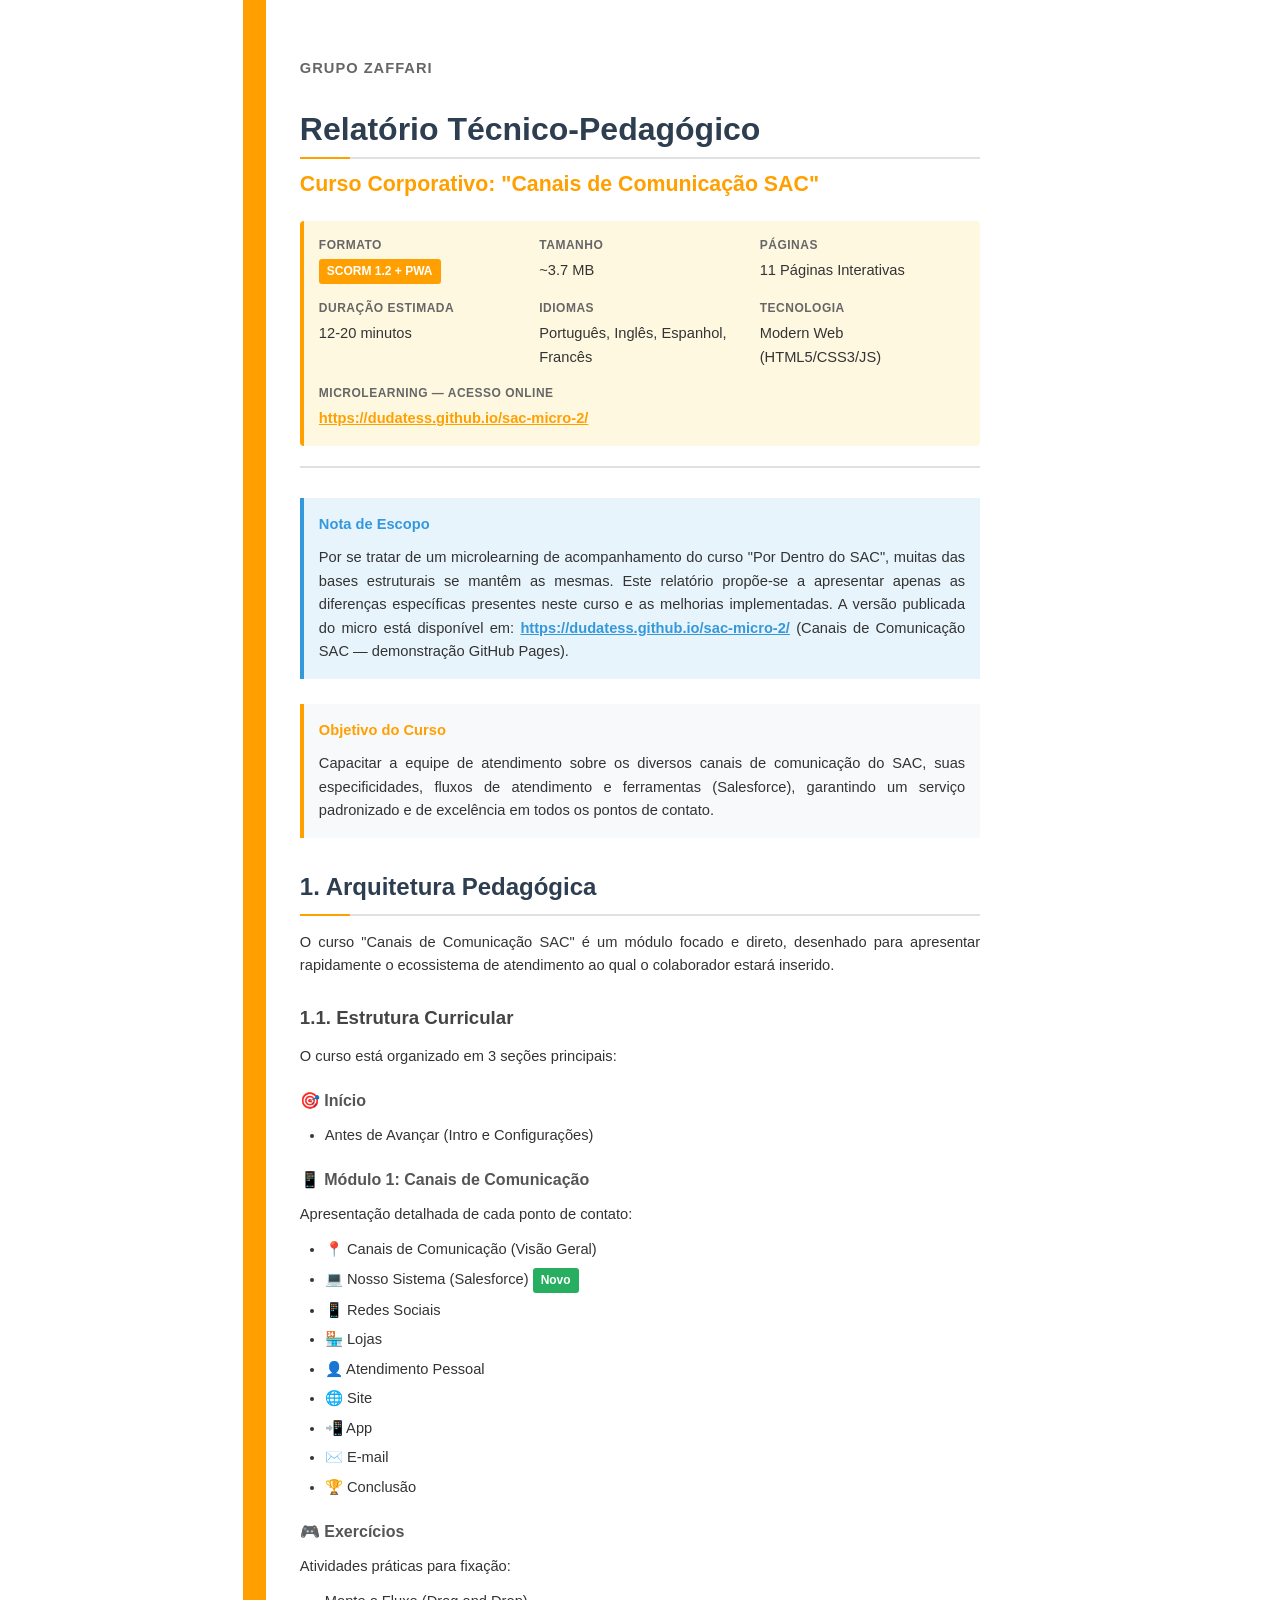
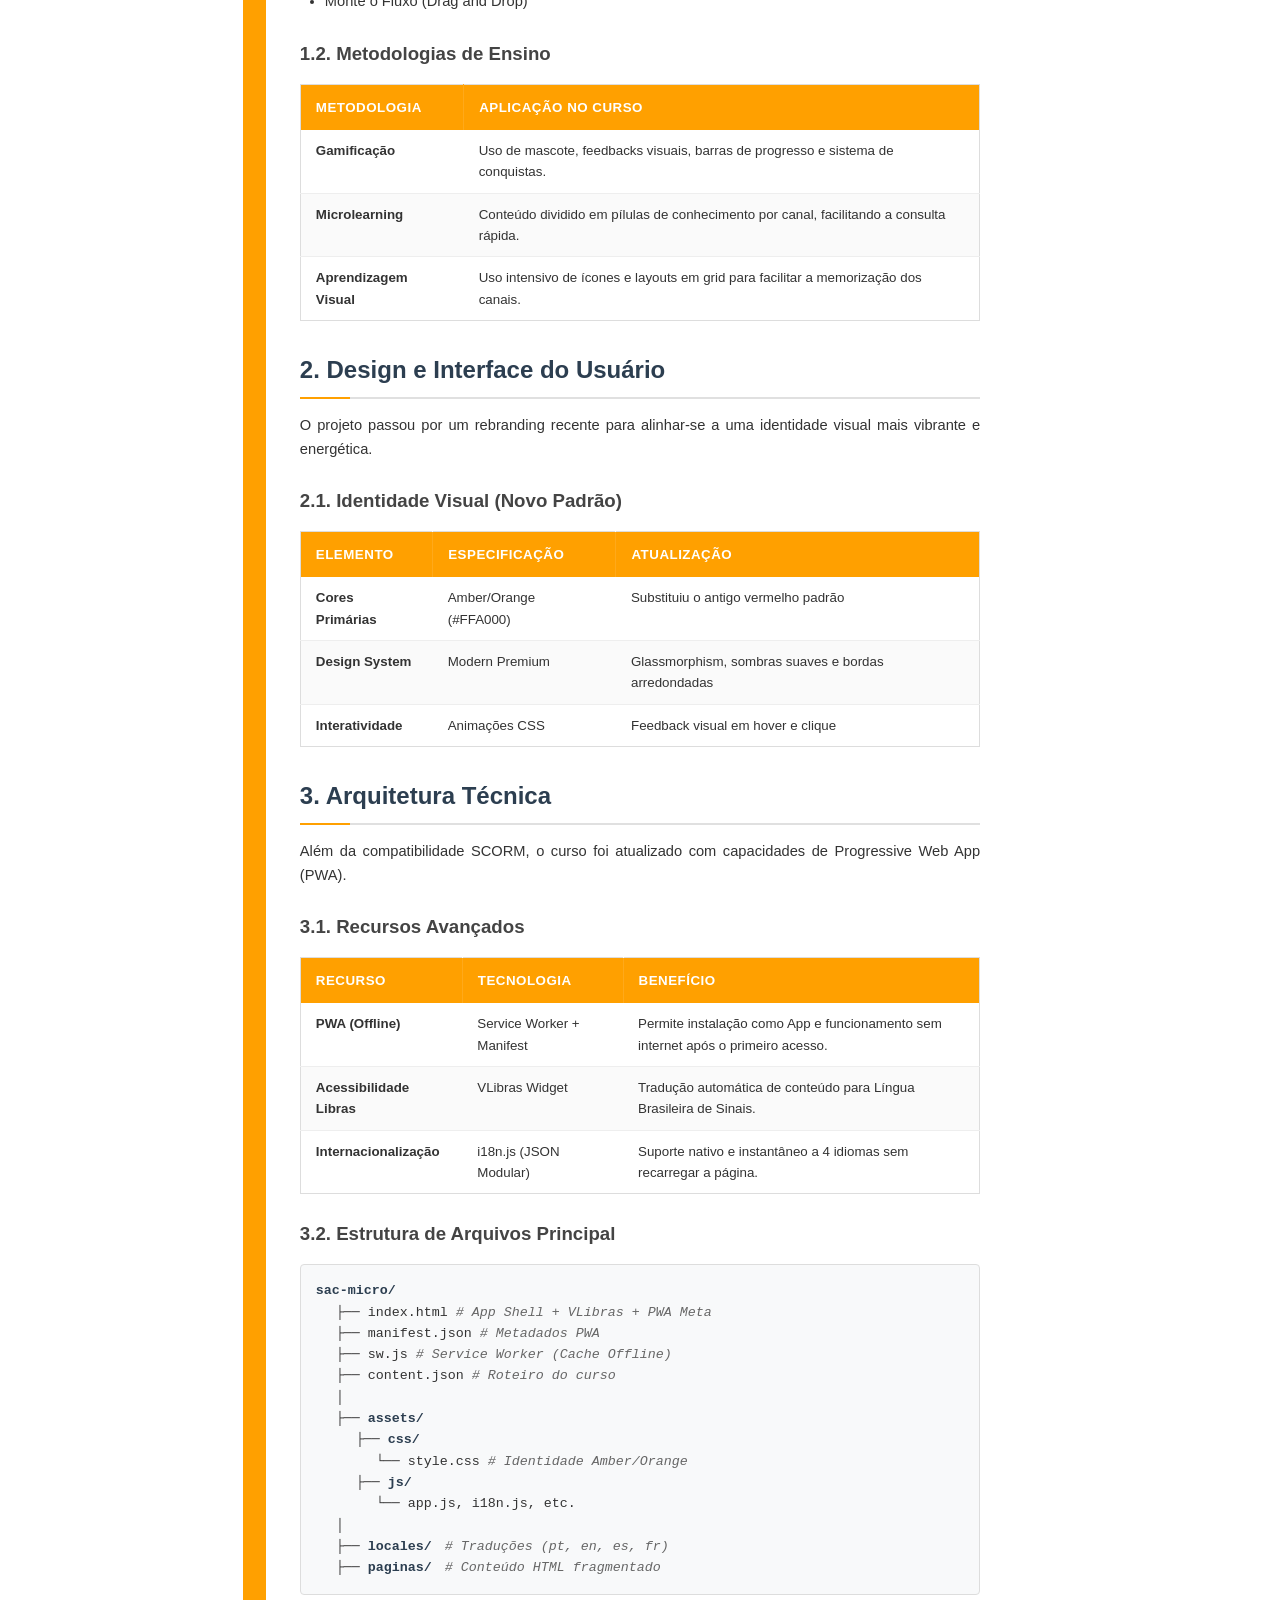
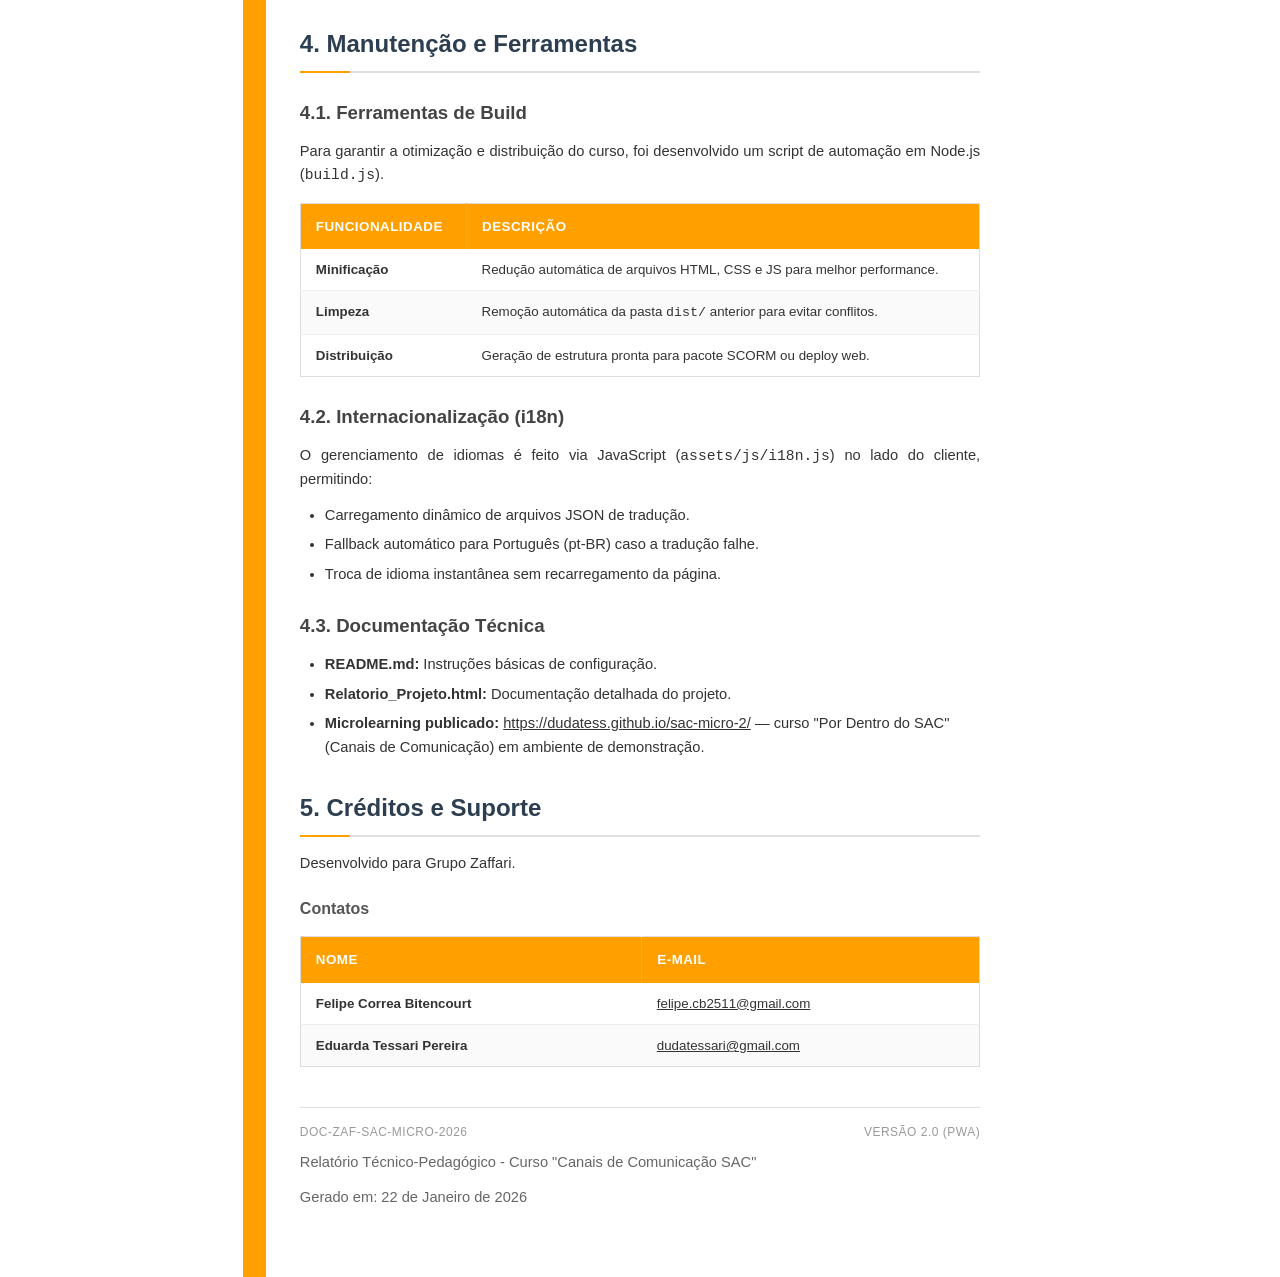
<file: relatórios/Relatorio_canais.html>
<!DOCTYPE html>
<html lang="pt-BR">

<head>
    <meta charset="UTF-8">
    <meta name="viewport" content="width=device-width, initial-scale=1.0">
    <title>Relatório Técnico-Pedagógico - Curso "Canais de Comunicação SAC" - Grupo Zaffari</title>
    <style>
        /* Reset e configurações base */
        * {
            margin: 0;
            padding: 0;
            box-sizing: border-box;
        }

        /* Configurações de impressão */
        @media print {
            @page {
                margin: 15mm;
                size: A4;
            }

            .page-break {
                page-break-before: always;
            }

            body {
                font-size: 11pt;
                line-height: 1.4;
            }

            .color-bar {
                -webkit-print-color-adjust: exact;
                print-color-adjust: exact;
            }

            a {
                color: #000;
                text-decoration: none;
            }

            .page-number::after {
                content: "Página " counter(page);
                position: absolute;
                bottom: 10mm;
                right: 15mm;
                font-size: 10pt;
                color: #666;
            }
        }

        /* Estilos principais */
        body {
            font-family: 'Inter', -apple-system, BlinkMacSystemFont, 'Segoe UI', Roboto, sans-serif;
            line-height: 1.6;
            color: #333;
            background: #fff;
            max-width: 210mm;
            margin: 0 auto;
            padding: 15mm;
            position: relative;
            counter-reset: page;
        }

        /* Barra de cor lateral - identidade Zaffari (Nova Cor Amber) */
        .color-bar {
            position: absolute;
            top: 0;
            left: 0;
            width: 6mm;
            height: 100%;
            background: #FFA000;
            z-index: 1;
        }

        /* Cabeçalho do documento */
        .document-header {
            position: relative;
            z-index: 2;
            margin-bottom: 30px;
            padding-bottom: 20px;
            border-bottom: 2px solid #e0e0e0;
        }

        .client-identification {
            color: #666;
            font-size: 11pt;
            font-weight: 600;
            letter-spacing: 1px;
            text-transform: uppercase;
            margin-bottom: 5px;
        }

        .report-title {
            color: #2C3E50;
            font-size: 24pt;
            font-weight: 700;
            margin-bottom: 8px;
            line-height: 1.2;
        }

        .course-title {
            color: #FFA000;
            font-size: 16pt;
            font-weight: 600;
            margin-bottom: 20px;
        }

        /* Metadados do documento */
        .document-metadata {
            display: grid;
            grid-template-columns: repeat(3, 1fr);
            gap: 15px;
            margin-top: 20px;
            padding: 15px;
            background: #fff8e1;
            /* Amber 50 equivalent */
            border-left: 4px solid #FFA000;
            border-radius: 4px;
        }

        .metadata-item {
            display: flex;
            flex-direction: column;
        }

        .metadata-label {
            font-size: 9pt;
            color: #666;
            text-transform: uppercase;
            letter-spacing: 0.5px;
            margin-bottom: 4px;
            font-weight: 600;
        }

        .metadata-value {
            font-size: 11pt;
            color: #333;
            font-weight: 500;
        }

        /* Títulos e seções */
        h1 {
            font-size: 18pt;
            font-weight: 600;
            color: #2C3E50;
            margin: 30px 0 15px 0;
            padding-bottom: 8px;
            border-bottom: 2px solid #e0e0e0;
            position: relative;
        }

        h1::before {
            content: '';
            position: absolute;
            left: 0;
            bottom: -2px;
            width: 50px;
            height: 2px;
            background: #FFA000;
        }

        h2 {
            font-size: 14pt;
            font-weight: 600;
            color: #444;
            margin: 25px 0 12px 0;
        }

        h3 {
            font-size: 12pt;
            font-weight: 600;
            color: #555;
            margin: 20px 0 10px 0;
        }

        h4 {
            font-size: 11pt;
            font-weight: 600;
            color: #666;
            margin: 18px 0 8px 0;
        }

        /* Parágrafos e texto */
        p {
            margin-bottom: 12px;
            text-align: justify;
            font-size: 11pt;
        }

        /* Listas */
        ul,
        ol {
            margin: 0 0 15px 25px;
        }

        li {
            margin-bottom: 6px;
            font-size: 11pt;
        }

        /* Tabelas profissionais */
        table {
            width: 100%;
            border-collapse: collapse;
            margin: 15px 0 20px 0;
            font-size: 10pt;
            border: 1px solid #ddd;
        }

        thead {
            background: #FFA000;
        }

        th {
            color: white;
            padding: 12px 15px;
            text-align: left;
            font-weight: 600;
            font-size: 10pt;
            text-transform: uppercase;
            letter-spacing: 0.5px;
            border-right: 1px solid rgba(255, 255, 255, 0.1);
        }

        th:last-child {
            border-right: none;
        }

        td {
            padding: 10px 15px;
            border-bottom: 1px solid #eee;
            vertical-align: top;
        }

        tr:last-child td {
            border-bottom: none;
        }

        tr:nth-child(even) {
            background: #fafafa;
        }

        /* Blocos de código e estrutura */
        .code-block {
            background: #f5f5f5;
            border: 1px solid #ddd;
            border-radius: 4px;
            padding: 15px;
            margin: 15px 0;
            font-family: 'Consolas', 'Monaco', 'Courier New', monospace;
            font-size: 10pt;
            line-height: 1.4;
            overflow-x: auto;
            white-space: pre-wrap;
            word-wrap: break-word;
        }

        .directory {
            color: #2C3E50;
            font-weight: 600;
            display: inline-block;
            margin-right: 5px;
        }

        .file {
            color: #333;
        }

        .comment {
            color: #666;
            font-style: italic;
        }

        .indent {
            margin-left: 20px;
        }

        .indent-2 {
            margin-left: 40px;
        }

        .indent-3 {
            margin-left: 60px;
        }

        /* Estrutura de arquivos */
        .file-structure {
            background: #f8f9fa;
            border: 1px solid #ddd;
            border-radius: 4px;
            padding: 15px;
            margin: 15px 0;
            font-family: 'Consolas', 'Monaco', 'Courier New', monospace;
            font-size: 10pt;
            line-height: 1.6;
        }

        /* Indicadores e tags */
        .indicator {
            display: inline-block;
            padding: 3px 8px;
            background: #f0f0f0;
            border-radius: 3px;
            font-size: 9pt;
            font-weight: 600;
            color: #666;
            margin-right: 5px;
            vertical-align: middle;
        }

        .indicator-red {
            background: #DC3545;
            color: white;
        }

        .indicator-amber {
            background: #FFA000;
            color: white;
        }

        .indicator-blue {
            background: #3498DB;
            color: white;
        }

        .indicator-green {
            background: #27AE60;
            color: white;
        }

        /* Rodapé do documento */
        .document-footer {
            margin-top: 40px;
            padding-top: 15px;
            border-top: 1px solid #ddd;
            text-align: center;
            font-size: 10pt;
            color: #666;
        }

        .footer-info {
            display: flex;
            justify-content: space-between;
            margin-bottom: 8px;
        }

        .document-id {
            font-size: 9pt;
            color: #999;
            text-transform: uppercase;
            letter-spacing: 0.5px;
        }

        /* Utilitários */
        .text-bold {
            font-weight: 600;
        }

        .text-uppercase {
            text-transform: uppercase;
        }

        .color-primary {
            color: #FFA000;
        }

        .mt-20 {
            margin-top: 20px;
        }

        .mb-20 {
            margin-bottom: 20px;
        }

        .text-center {
            text-align: center;
        }

        .text-right {
            text-align: right;
        }

        /* Especificações técnicas */
        .specification-box {
            background: #f8f9fa;
            border-left: 4px solid #3498DB;
            padding: 15px;
            margin: 15px 0;
        }

        .specification-title {
            font-size: 11pt;
            font-weight: 600;
            color: #3498DB;
            margin-bottom: 10px;
        }

        /* Configurações de acessibilidade */
        .config-grid {
            display: grid;
            grid-template-columns: repeat(auto-fit, minmax(300px, 1fr));
            gap: 15px;
            margin: 20px 0;
        }

        .config-item {
            background: white;
            border: 1px solid #e0e0e0;
            border-radius: 4px;
            padding: 15px;
        }

        .config-title {
            font-size: 11pt;
            font-weight: 600;
            color: #2C3E50;
            margin-bottom: 8px;
            padding-bottom: 5px;
            border-bottom: 1px solid #f0f0f0;
        }

        .config-desc {
            font-size: 10pt;
            color: #666;
            line-height: 1.5;
        }

        /* Acessibilidade e conformidade */
        .compliance-list {
            margin: 15px 0;
            padding-left: 20px;
        }

        .compliance-item {
            margin-bottom: 8px;
            position: relative;
            padding-left: 15px;
        }

        .compliance-item::before {
            content: "✓";
            position: absolute;
            left: 0;
            color: #27AE60;
            font-weight: bold;
        }

        /* Responsividade para impressão */
        @media screen and (max-width: 768px) {
            body {
                padding: 10mm;
            }

            .document-metadata {
                grid-template-columns: 1fr;
            }
        }
    </style>
</head>

<body>
    <!-- Barra lateral de identidade -->
    <div class="color-bar"></div>

    <!-- Número da página (visível apenas na impressão) -->
    <div class="page-number"></div>

    <!-- Cabeçalho do documento -->
    <div class="document-header">
        <div class="client-identification">GRUPO ZAFFARI</div>
        <h1 class="report-title">Relatório Técnico-Pedagógico</h1>
        <div class="course-title">Curso Corporativo: "Canais de Comunicação SAC"</div>

        <div class="document-metadata">
            <div class="metadata-item">
                <span class="metadata-label">Formato</span>
                <span class="metadata-value"><span class="indicator indicator-amber">SCORM 1.2 + PWA</span></span>
            </div>
            <div class="metadata-item">
                <span class="metadata-label">Tamanho</span>
                <span class="metadata-value">~3.7 MB</span>
            </div>
            <div class="metadata-item">
                <span class="metadata-label">Páginas</span>
                <span class="metadata-value">11 Páginas Interativas</span>
            </div>
            <div class="metadata-item">
                <span class="metadata-label">Duração estimada</span>
                <span class="metadata-value">12-20 minutos</span>
            </div>
            <div class="metadata-item">
                <span class="metadata-label">Idiomas</span>
                <span class="metadata-value">Português, Inglês, Espanhol, Francês</span>
            </div>
            <div class="metadata-item">
                <span class="metadata-label">Tecnologia</span>
                <span class="metadata-value">Modern Web (HTML5/CSS3/JS)</span>
            </div>
            <div class="metadata-item" style="grid-column: 1 / -1;">
                <span class="metadata-label">Microlearning — acesso online</span>
                <span class="metadata-value"><a href="https://dudatess.github.io/sac-micro-2/" target="_blank"
                        rel="noopener noreferrer"
                        style="color: #FFA000; font-weight: 600; word-break: break-all;">https://dudatess.github.io/sac-micro-2/</a></span>
            </div>
        </div>
    </div>

    <!-- Disclaimer -->
    <div class="specification-box" style="margin-top: 25px; border-left-color: #3498DB; background: #e8f4fc;">
        <div class="specification-title" style="color: #3498DB;">Nota de Escopo</div>
        <p style="margin-bottom: 0;">Por se tratar de um microlearning de acompanhamento do curso "Por Dentro do SAC",
            muitas das bases estruturais se mantêm as mesmas. Este relatório propõe-se a apresentar apenas as diferenças
            específicas presentes neste curso e as melhorias implementadas. A versão publicada do micro está disponível em:
            <a href="https://dudatess.github.io/sac-micro-2/" target="_blank" rel="noopener noreferrer"
                style="color: #3498DB; font-weight: 600;">https://dudatess.github.io/sac-micro-2/</a>
            (Canais de Comunicação SAC — demonstração GitHub Pages).</p>
    </div>

    <!-- Objetivo do Curso -->
    <div class="specification-box" style="margin-top: 25px; border-left-color: #FFA000;">
        <div class="specification-title" style="color: #FFA000;">Objetivo do Curso</div>
        <p style="margin-bottom: 0;">Capacitar a equipe de atendimento sobre os diversos canais de comunicação do SAC,
            suas especificidades, fluxos de atendimento e ferramentas (Salesforce), garantindo um serviço padronizado e
            de excelência em todos os pontos de contato.</p>
    </div>

    <!-- Seção 1: Aspecto Pedagógico -->
    <h1>1. Arquitetura Pedagógica</h1>

    <p>O curso "Canais de Comunicação SAC" é um módulo focado e direto, desenhado para apresentar rapidamente o
        ecossistema de atendimento ao qual o colaborador estará inserido.</p>

    <h2>1.1. Estrutura Curricular</h2>

    <p>O curso está organizado em 3 seções principais:</p>

    <h3>🎯 Início</h3>
    <ul>
        <li>Antes de Avançar (Intro e Configurações)</li>
    </ul>

    <h3>📱 Módulo 1: Canais de Comunicação</h3>
    <p>Apresentação detalhada de cada ponto de contato:</p>
    <ul>
        <li>📍 Canais de Comunicação (Visão Geral)</li>
        <li>💻 Nosso Sistema (Salesforce) <span class="indicator indicator-green">Novo</span></li>
        <li>📱 Redes Sociais</li>
        <li>🏪 Lojas</li>
        <li>👤 Atendimento Pessoal</li>
        <li>🌐 Site</li>
        <li>📲 App</li>
        <li>✉️ E-mail</li>
        <li>🏆 Conclusão</li>
    </ul>

    <h3>🎮 Exercícios</h3>
    <p>Atividades práticas para fixação:</p>
    <ul>
        <li>Monte o Fluxo (Drag and Drop)</li>
    </ul>

    <h2>1.2. Metodologias de Ensino</h2>

    <table>
        <thead>
            <tr>
                <th>Metodologia</th>
                <th>Aplicação no Curso</th>
            </tr>
        </thead>
        <tbody>
            <tr>
                <td><span class="text-bold">Gamificação</span></td>
                <td>Uso de mascote, feedbacks visuais, barras de progresso e sistema de conquistas.</td>
            </tr>
            <tr>
                <td><span class="text-bold">Microlearning</span></td>
                <td>Conteúdo dividido em pílulas de conhecimento por canal, facilitando a consulta rápida.</td>
            </tr>
            <tr>
                <td><span class="text-bold">Aprendizagem Visual</span></td>
                <td>Uso intensivo de ícones e layouts em grid para facilitar a memorização dos canais.</td>
            </tr>
        </tbody>
    </table>

    <div class="page-break"></div>

    <!-- Seção 2: Design e Interface -->
    <h1>2. Design e Interface do Usuário</h1>

    <p>O projeto passou por um rebranding recente para alinhar-se a uma identidade visual mais vibrante e energética.
    </p>

    <h2>2.1. Identidade Visual (Novo Padrão)</h2>

    <table>
        <thead>
            <tr>
                <th>Elemento</th>
                <th>Especificação</th>
                <th>Atualização</th>
            </tr>
        </thead>
        <tbody>
            <tr>
                <td><span class="text-bold">Cores Primárias</span></td>
                <td>Amber/Orange (#FFA000)</td>
                <td>Substituiu o antigo vermelho padrão</td>
            </tr>
            <tr>
                <td><span class="text-bold">Design System</span></td>
                <td>Modern Premium</td>
                <td>Glassmorphism, sombras suaves e bordas arredondadas</td>
            </tr>
            <tr>
                <td><span class="text-bold">Interatividade</span></td>
                <td>Animações CSS</td>
                <td>Feedback visual em hover e clique</td>
            </tr>
        </tbody>
    </table>

    <!-- Seção 3: Arquitetura Técnica -->
    <h1>3. Arquitetura Técnica</h1>

    <p>Além da compatibilidade SCORM, o curso foi atualizado com capacidades de Progressive Web App (PWA).</p>

    <h2>3.1. Recursos Avançados</h2>

    <table>
        <thead>
            <tr>
                <th>Recurso</th>
                <th>Tecnologia</th>
                <th>Benefício</th>
            </tr>
        </thead>
        <tbody>
            <tr>
                <td><span class="text-bold">PWA (Offline)</span></td>
                <td>Service Worker + Manifest</td>
                <td>Permite instalação como App e funcionamento sem internet após o primeiro acesso.</td>
            </tr>
            <tr>
                <td><span class="text-bold">Acessibilidade Libras</span></td>
                <td>VLibras Widget</td>
                <td>Tradução automática de conteúdo para Língua Brasileira de Sinais.</td>
            </tr>
            <tr>
                <td><span class="text-bold">Internacionalização</span></td>
                <td>i18n.js (JSON Modular)</td>
                <td>Suporte nativo e instantâneo a 4 idiomas sem recarregar a página.</td>
            </tr>
        </tbody>
    </table>

    <h2>3.2. Estrutura de Arquivos Principal</h2>

    <div class="file-structure">
        <span class="directory">sac-micro/</span><br>
        <span class="indent">├── <span class="file">index.html</span> <span class="comment"># App Shell + VLibras + PWA
                Meta</span></span><br>
        <span class="indent">├── <span class="file">manifest.json</span> <span class="comment"># Metadados
                PWA</span></span><br>
        <span class="indent">├── <span class="file">sw.js</span> <span class="comment"># Service Worker (Cache
                Offline)</span></span><br>
        <span class="indent">├── <span class="file">content.json</span> <span class="comment"># Roteiro do
                curso</span></span><br>
        <span class="indent">│</span><br>
        <span class="indent">├── <span class="directory">assets/</span></span><br>
        <span class="indent-2">├── <span class="directory">css/</span></span><br>
        <span class="indent-3">└── <span class="file">style.css</span> <span class="comment"># Identidade
                Amber/Orange</span></span><br>
        <span class="indent-2">├── <span class="directory">js/</span></span><br>
        <span class="indent-3">└── <span class="file">app.js, i18n.js, etc.</span></span><br>
        <span class="indent">│</span><br>
        <span class="indent">├── <span class="directory">locales/</span> <span class="comment"># Traduções (pt, en, es,
                fr)</span></span><br>
        <span class="indent">├── <span class="directory">paginas/</span> <span class="comment"># Conteúdo HTML
                fragmentado</span></span><br>
    </div>

    <!-- Seção 4: Manutenção e Ferramentas -->
    <h1>4. Manutenção e Ferramentas</h1>

    <h2>4.1. Ferramentas de Build</h2>
    <p>Para garantir a otimização e distribuição do curso, foi desenvolvido um script de automação em Node.js
        (<code>build.js</code>).</p>

    <table>
        <thead>
            <tr>
                <th>Funcionalidade</th>
                <th>Descrição</th>
            </tr>
        </thead>
        <tbody>
            <tr>
                <td><span class="text-bold">Minificação</span></td>
                <td>Redução automática de arquivos HTML, CSS e JS para melhor performance.</td>
            </tr>
            <tr>
                <td><span class="text-bold">Limpeza</span></td>
                <td>Remoção automática da pasta <code>dist/</code> anterior para evitar conflitos.</td>
            </tr>
            <tr>
                <td><span class="text-bold">Distribuição</span></td>
                <td>Geração de estrutura pronta para pacote SCORM ou deploy web.</td>
            </tr>
        </tbody>
    </table>

    <h2>4.2. Internacionalização (i18n)</h2>
    <p>O gerenciamento de idiomas é feito via JavaScript (<code>assets/js/i18n.js</code>) no lado do cliente,
        permitindo:</p>
    <ul>
        <li>Carregamento dinâmico de arquivos JSON de tradução.</li>
        <li>Fallback automático para Português (pt-BR) caso a tradução falhe.</li>
        <li>Troca de idioma instantânea sem recarregamento da página.</li>
    </ul>

    <h2>4.3. Documentação Técnica</h2>
    <ul>
        <li><strong>README.md:</strong> Instruções básicas de configuração.</li>
        <li><strong>Relatorio_Projeto.html:</strong> Documentação detalhada do projeto.</li>
        <li><strong>Microlearning publicado:</strong> <a href="https://dudatess.github.io/sac-micro-2/" target="_blank"
                rel="noopener noreferrer" style="color: #333; text-decoration: underline;">https://dudatess.github.io/sac-micro-2/</a>
            — curso "Por Dentro do SAC" (Canais de Comunicação) em ambiente de demonstração.</li>
    </ul>

    <!-- Seção 5: Créditos e Suporte -->
    <h1>5. Créditos e Suporte</h1>

    <p>Desenvolvido para Grupo Zaffari.</p>



    <h3>Contatos</h3>

    <table>
        <thead>
            <tr>
                <th>Nome</th>
                <th>E-mail</th>
            </tr>
        </thead>
        <tbody>
            <tr>
                <td><span class="text-bold">Felipe Correa Bitencourt</span></td>
                <td><a href="mailto:felipe.cb2511@gmail.com"
                        style="color: #333; text-decoration: underline;">felipe.cb2511@gmail.com</a></td>
            </tr>
            <tr>
                <td><span class="text-bold">Eduarda Tessari Pereira</span></td>
                <td><a href="mailto:dudatessari@gmail.com"
                        style="color: #333; text-decoration: underline;">dudatessari@gmail.com</a></td>
            </tr>
        </tbody>
    </table>

    <!-- Rodapé do documento -->
    <div class="document-footer">
        <div class="footer-info">
            <div class="document-id">DOC-ZAF-SAC-MICRO-2026</div>
            <div class="document-id">VERSÃO 2.0 (PWA)</div>
        </div>
        <p>Relatório Técnico-Pedagógico - Curso "Canais de Comunicação SAC"</p>
        <p>Gerado em: 22 de Janeiro de 2026</p>
    </div>
</body>

</html>
</file>
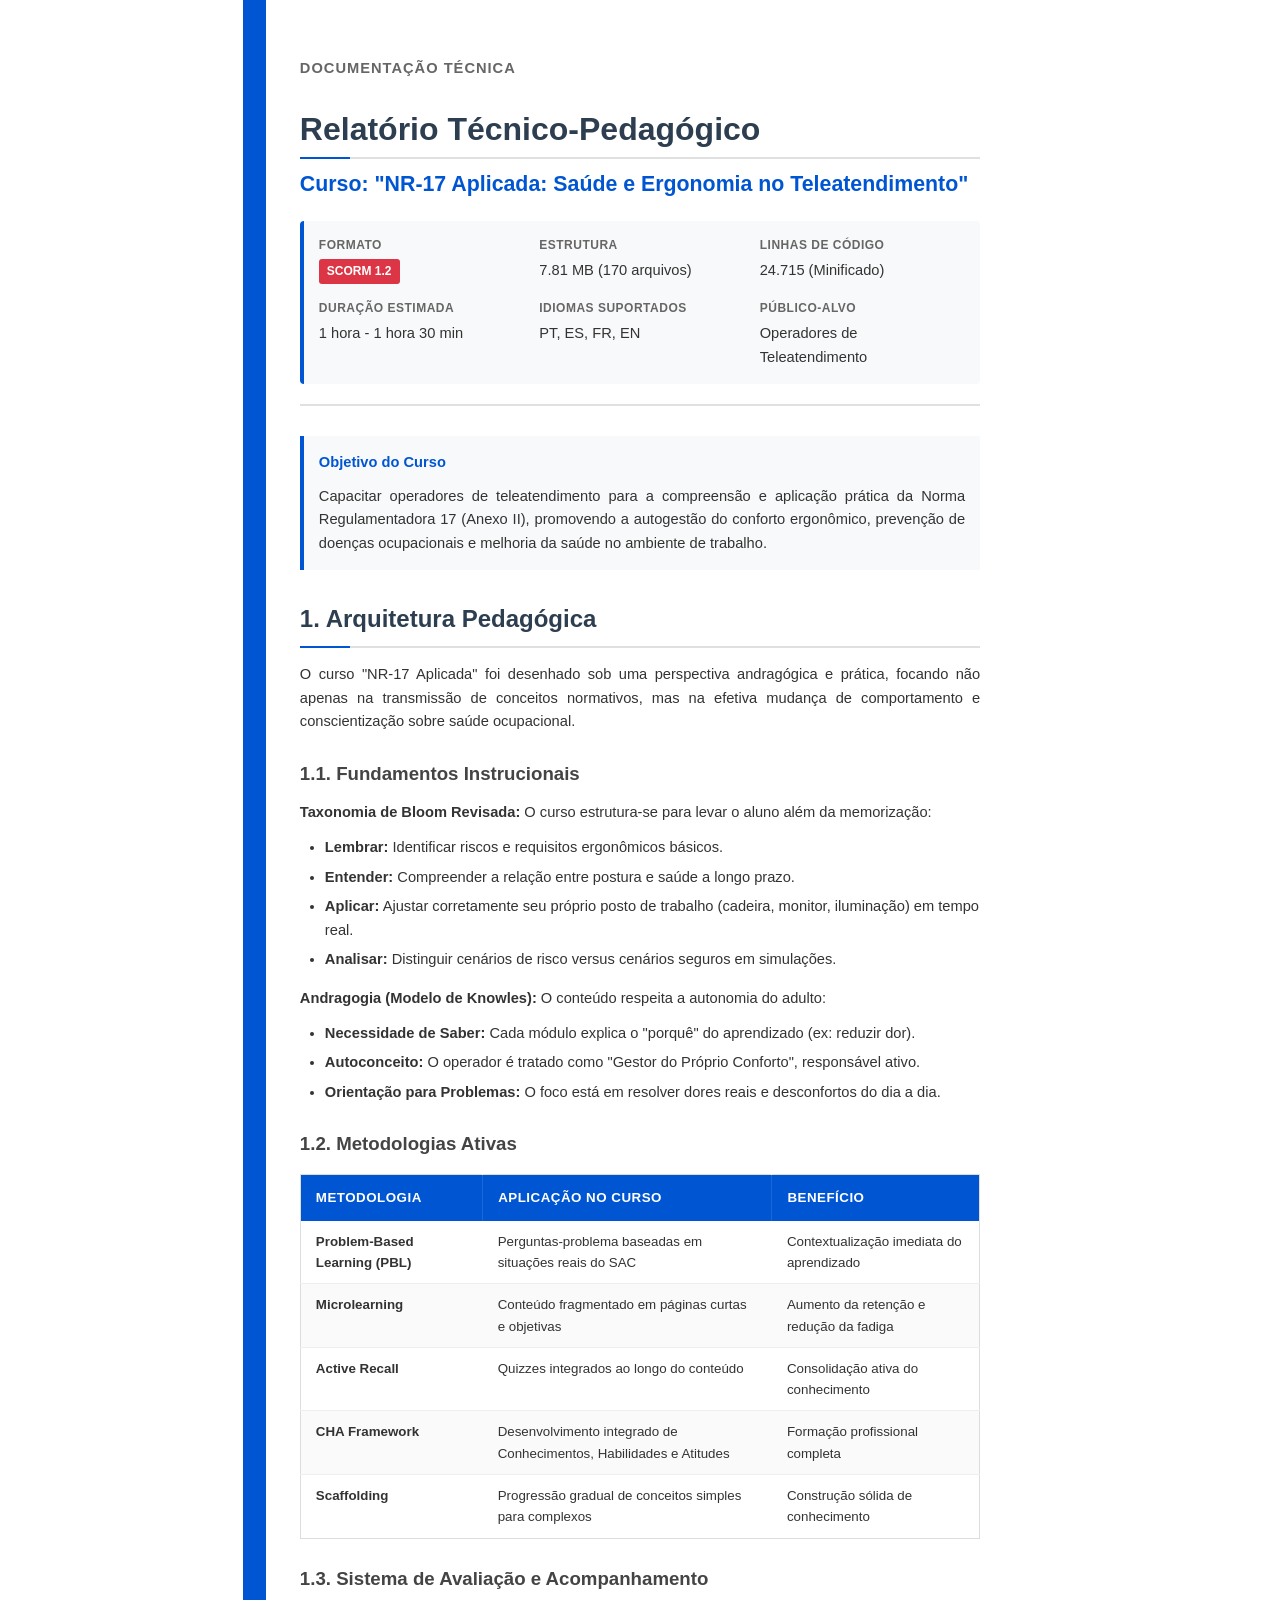
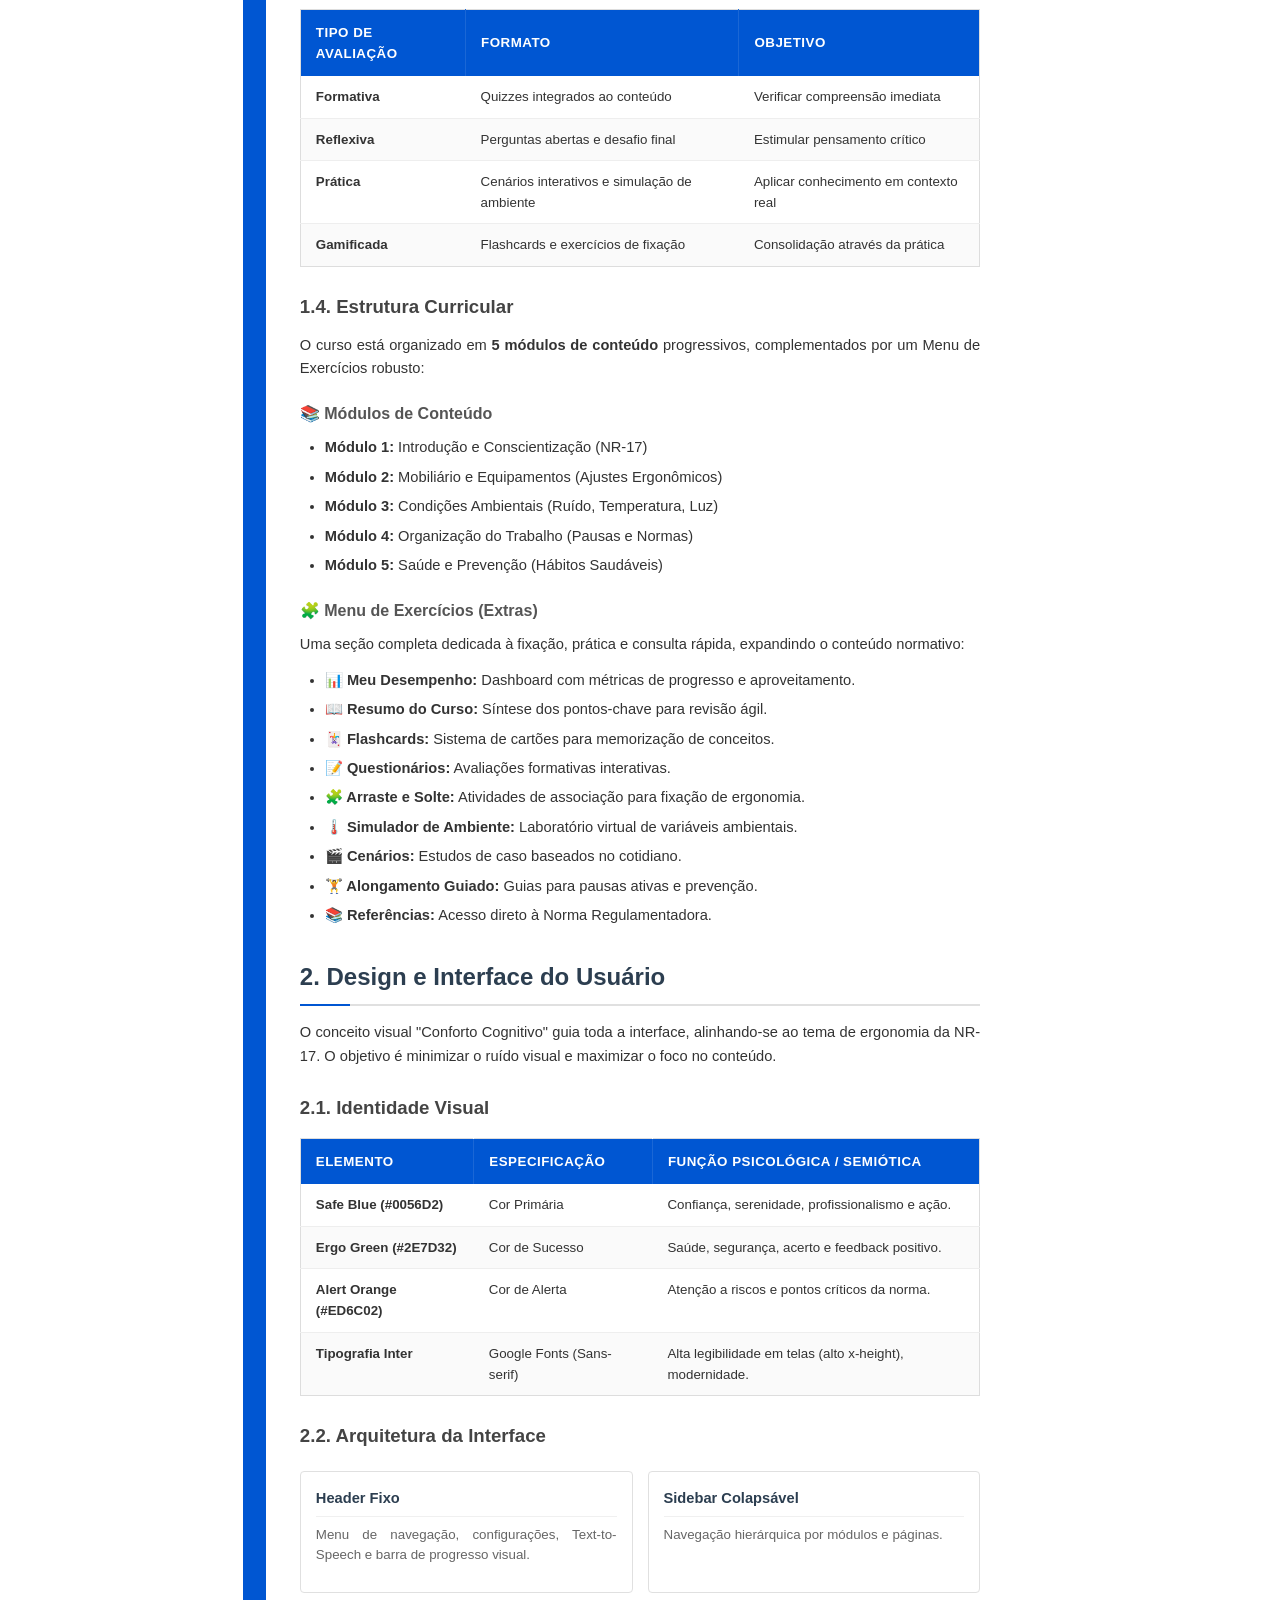
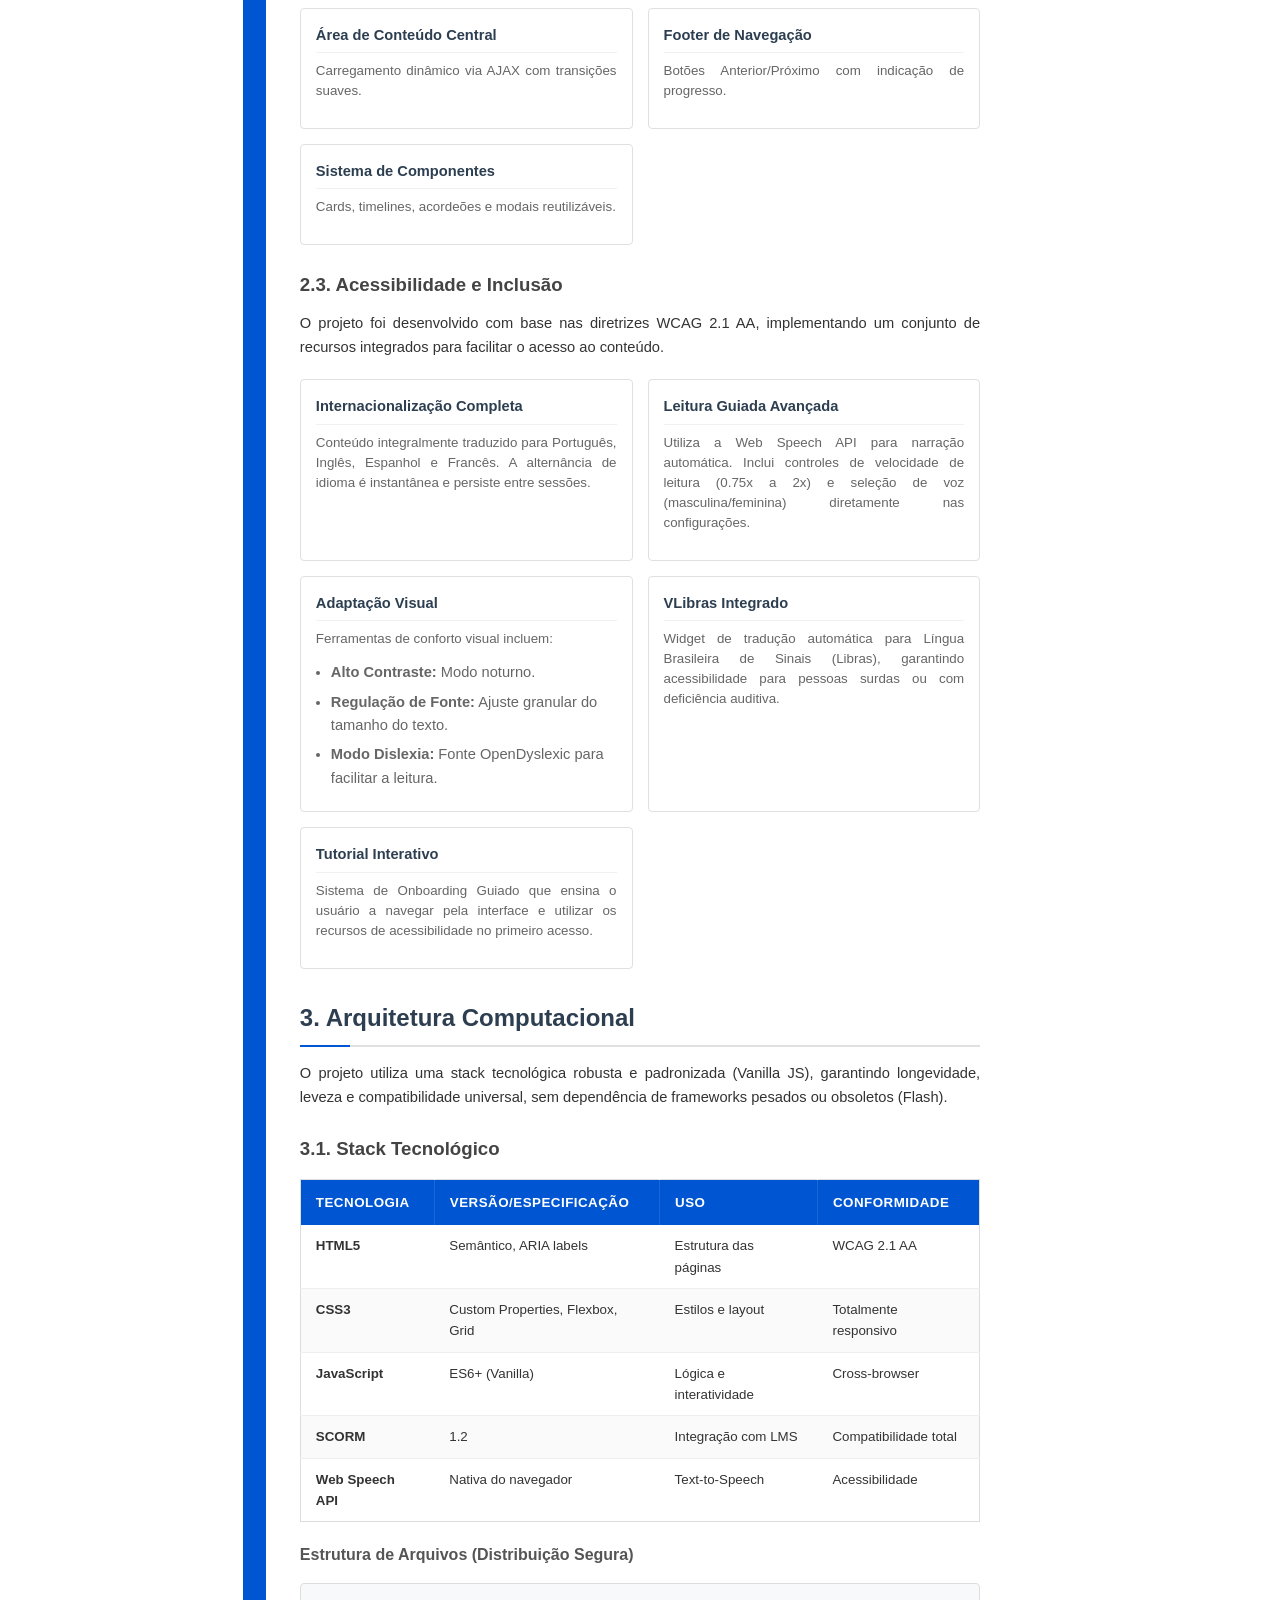
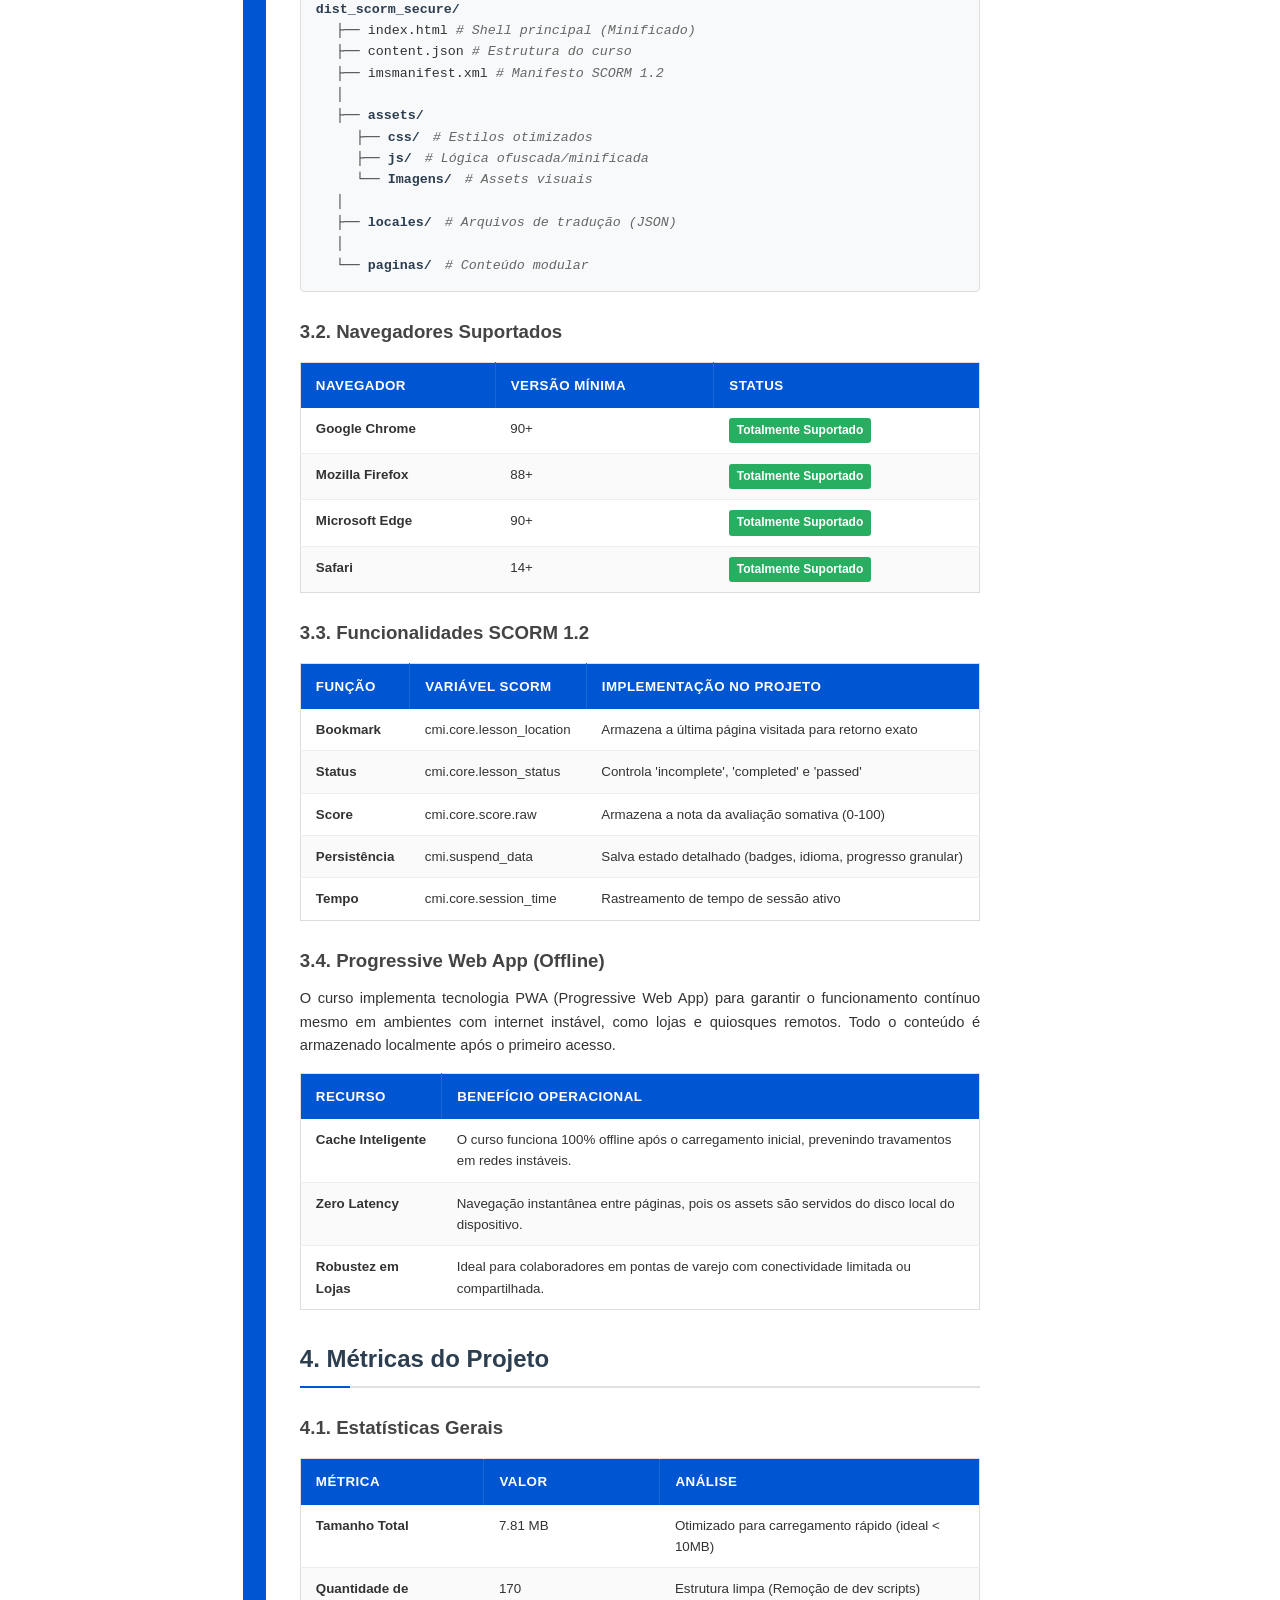
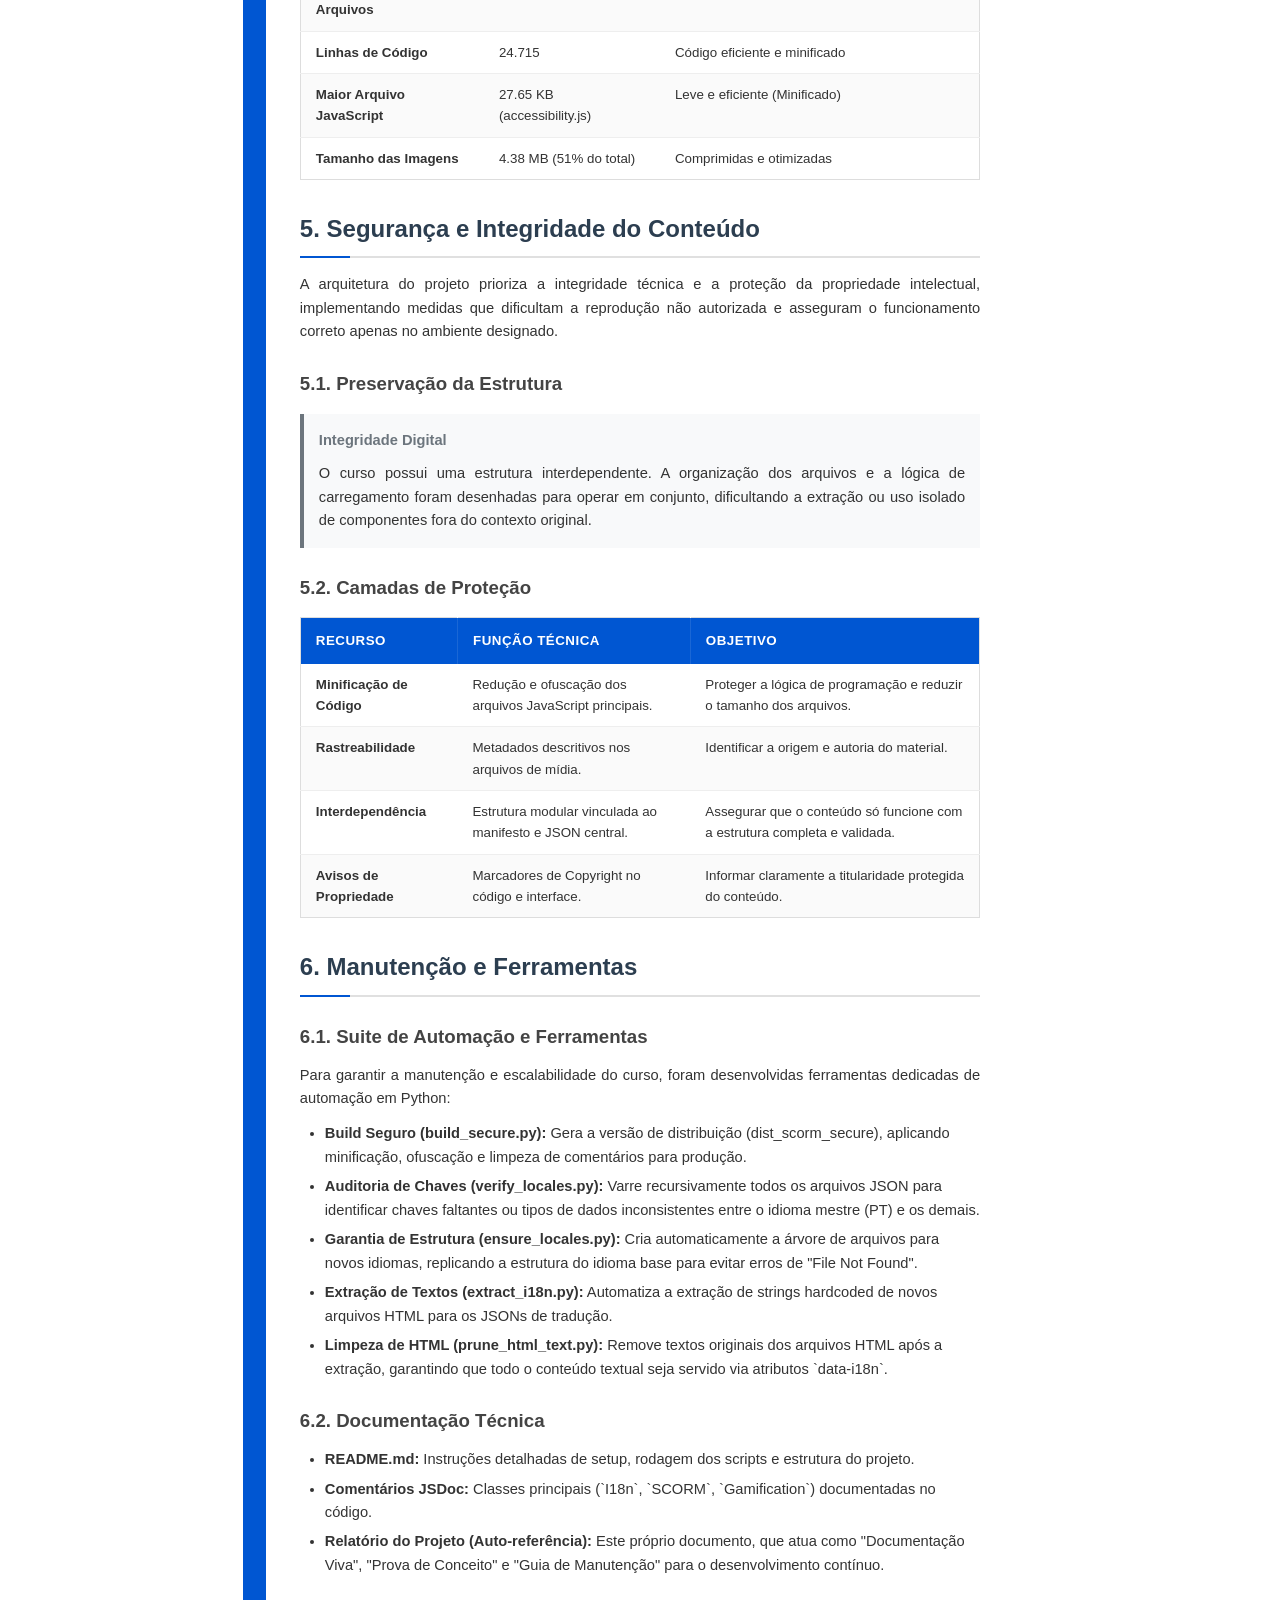
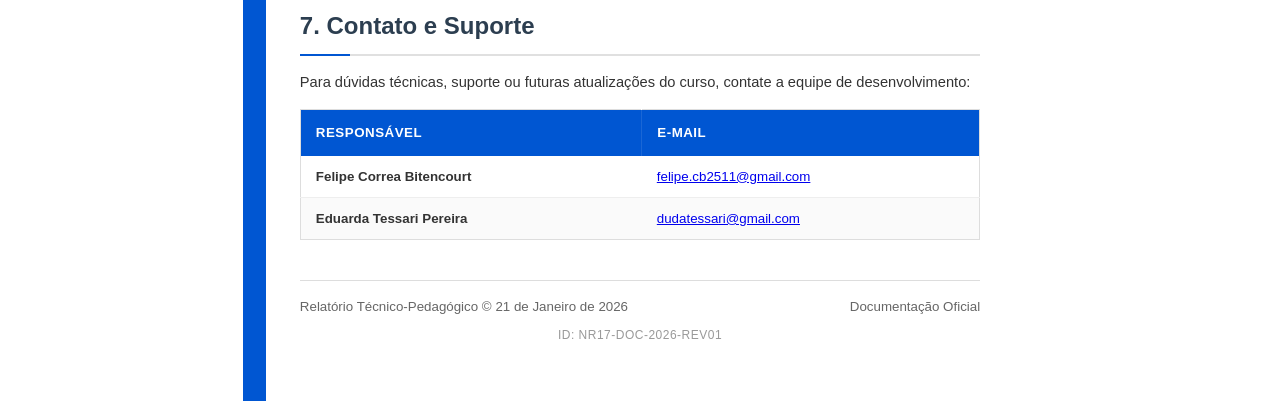
<file: relatórios/Relatório NR-17.html>
<!DOCTYPE html>
<html lang="pt-BR">

<head>
    <meta charset="UTF-8">
    <meta name="viewport" content="width=device-width, initial-scale=1.0">
    <title>Relatório Técnico-Pedagógico - Curso NR-17 (Anexo II)</title>
    <style>
        /* Reset e configurações base */
        * {
            margin: 0;
            padding: 0;
            box-sizing: border-box;
        }

        /* Configurações de impressão */
        @media print {
            @page {
                margin: 15mm;
                size: A4;
            }

            .page-break {
                page-break-before: always;
            }

            body {
                font-size: 11pt;
                line-height: 1.4;
            }

            .color-bar {
                -webkit-print-color-adjust: exact;
                print-color-adjust: exact;
            }

            a {
                color: #000;
                text-decoration: none;
            }

            .page-number::after {
                content: "Página " counter(page);
                position: absolute;
                bottom: 10mm;
                right: 15mm;
                font-size: 10pt;
                color: #666;
            }
        }

        /* Estilos principais */
        body {
            font-family: 'Inter', -apple-system, BlinkMacSystemFont, 'Segoe UI', Roboto, sans-serif;
            line-height: 1.6;
            color: #333;
            background: #fff;
            max-width: 210mm;
            margin: 0 auto;
            padding: 15mm;
            position: relative;
            counter-reset: page;
        }

        /* Barra de cor lateral */
        .color-bar {
            position: absolute;
            top: 0;
            left: 0;
            width: 6mm;
            height: 100%;
            background: #0056D2;
            /* Safe Blue */
            z-index: 1;
        }

        /* Cabeçalho do documento */
        .document-header {
            position: relative;
            z-index: 2;
            margin-bottom: 30px;
            padding-bottom: 20px;
            border-bottom: 2px solid #e0e0e0;
        }

        .client-identification {
            color: #666;
            font-size: 11pt;
            font-weight: 600;
            letter-spacing: 1px;
            text-transform: uppercase;
            margin-bottom: 5px;
        }

        .report-title {
            color: #2C3E50;
            font-size: 24pt;
            font-weight: 700;
            margin-bottom: 8px;
            line-height: 1.2;
        }

        .course-title {
            color: #0056D2;
            /* Safe Blue */
            font-size: 16pt;
            font-weight: 600;
            margin-bottom: 20px;
        }

        /* Metadados do documento */
        .document-metadata {
            display: grid;
            grid-template-columns: repeat(3, 1fr);
            gap: 15px;
            margin-top: 20px;
            padding: 15px;
            background: #f8f9fa;
            border-left: 4px solid #0056D2;
            border-radius: 4px;
        }

        .metadata-item {
            display: flex;
            flex-direction: column;
        }

        .metadata-label {
            font-size: 9pt;
            color: #666;
            text-transform: uppercase;
            letter-spacing: 0.5px;
            margin-bottom: 4px;
            font-weight: 600;
        }

        .metadata-value {
            font-size: 11pt;
            color: #333;
            font-weight: 500;
        }

        /* Títulos e seções */
        h1 {
            font-size: 18pt;
            font-weight: 600;
            color: #2C3E50;
            margin: 30px 0 15px 0;
            padding-bottom: 8px;
            border-bottom: 2px solid #e0e0e0;
            position: relative;
        }

        h1::before {
            content: '';
            position: absolute;
            left: 0;
            bottom: -2px;
            width: 50px;
            height: 2px;
            background: #0056D2;
        }

        h2 {
            font-size: 14pt;
            font-weight: 600;
            color: #444;
            margin: 25px 0 12px 0;
        }

        h3 {
            font-size: 12pt;
            font-weight: 600;
            color: #555;
            margin: 20px 0 10px 0;
        }

        h4 {
            font-size: 11pt;
            font-weight: 600;
            color: #666;
            margin: 18px 0 8px 0;
        }

        /* Parágrafos e texto */
        p {
            margin-bottom: 12px;
            text-align: justify;
            font-size: 11pt;
        }

        /* Listas */
        ul,
        ol {
            margin: 0 0 15px 25px;
        }

        li {
            margin-bottom: 6px;
            font-size: 11pt;
        }

        /* Tabelas profissionais */
        table {
            width: 100%;
            border-collapse: collapse;
            margin: 15px 0 20px 0;
            font-size: 10pt;
            border: 1px solid #ddd;
        }

        thead {
            background: #0056D2;
        }

        th {
            color: white;
            padding: 12px 15px;
            text-align: left;
            font-weight: 600;
            font-size: 10pt;
            text-transform: uppercase;
            letter-spacing: 0.5px;
            border-right: 1px solid rgba(255, 255, 255, 0.1);
        }

        th:last-child {
            border-right: none;
        }

        td {
            padding: 10px 15px;
            border-bottom: 1px solid #eee;
            vertical-align: top;
        }

        tr:last-child td {
            border-bottom: none;
        }

        tr:nth-child(even) {
            background: #fafafa;
        }

        /* Blocos de código e estrutura */
        .code-block {
            background: #f5f5f5;
            border: 1px solid #ddd;
            border-radius: 4px;
            padding: 15px;
            margin: 15px 0;
            font-family: 'Consolas', 'Monaco', 'Courier New', monospace;
            font-size: 10pt;
            line-height: 1.4;
            overflow-x: auto;
            white-space: pre-wrap;
            word-wrap: break-word;
        }

        .directory {
            color: #2C3E50;
            font-weight: 600;
            display: inline-block;
            margin-right: 5px;
        }

        .file {
            color: #333;
        }

        .comment {
            color: #666;
            font-style: italic;
        }

        .indent {
            margin-left: 20px;
        }

        .indent-2 {
            margin-left: 40px;
        }

        .indent-3 {
            margin-left: 60px;
        }

        /* Estrutura de arquivos */
        .file-structure {
            background: #f8f9fa;
            border: 1px solid #ddd;
            border-radius: 4px;
            padding: 15px;
            margin: 15px 0;
            font-family: 'Consolas', 'Monaco', 'Courier New', monospace;
            font-size: 10pt;
            line-height: 1.6;
        }

        /* Indicadores e tags */
        .indicator {
            display: inline-block;
            padding: 3px 8px;
            background: #f0f0f0;
            border-radius: 3px;
            font-size: 9pt;
            font-weight: 600;
            color: #666;
            margin-right: 5px;
            vertical-align: middle;
        }

        .indicator-red {
            background: #DC3545;
            color: white;
        }

        .indicator-blue {
            background: #3498DB;
            color: white;
        }

        .indicator-green {
            background: #27AE60;
            color: white;
        }

        /* Rodapé do documento */
        .document-footer {
            margin-top: 40px;
            padding-top: 15px;
            border-top: 1px solid #ddd;
            text-align: center;
            font-size: 10pt;
            color: #666;
        }

        .footer-info {
            display: flex;
            justify-content: space-between;
            margin-bottom: 8px;
        }

        .document-id {
            font-size: 9pt;
            color: #999;
            text-transform: uppercase;
            letter-spacing: 0.5px;
        }

        /* Utilitários */
        .text-bold {
            font-weight: 600;
        }

        .text-uppercase {
            text-transform: uppercase;
        }

        .color-primary {
            color: #0056D2;
        }

        .mt-20 {
            margin-top: 20px;
        }

        .mb-20 {
            margin-bottom: 20px;
        }

        .text-center {
            text-align: center;
        }

        .text-right {
            text-align: right;
        }

        /* Especificações técnicas */
        .specification-box {
            background: #f8f9fa;
            border-left: 4px solid #3498DB;
            padding: 15px;
            margin: 15px 0;
        }

        .specification-title {
            font-size: 11pt;
            font-weight: 600;
            color: #3498DB;
            margin-bottom: 10px;
        }

        /* Configurações de acessibilidade */
        .config-grid {
            display: grid;
            grid-template-columns: repeat(auto-fit, minmax(300px, 1fr));
            gap: 15px;
            margin: 20px 0;
        }

        .config-item {
            background: white;
            border: 1px solid #e0e0e0;
            border-radius: 4px;
            padding: 15px;
        }

        .config-title {
            font-size: 11pt;
            font-weight: 600;
            color: #2C3E50;
            margin-bottom: 8px;
            padding-bottom: 5px;
            border-bottom: 1px solid #f0f0f0;
        }

        .config-desc {
            font-size: 10pt;
            color: #666;
            line-height: 1.5;
        }

        /* Acessibilidade e conformidade */
        .compliance-list {
            margin: 15px 0;
            padding-left: 20px;
        }

        .compliance-item {
            margin-bottom: 8px;
            position: relative;
            padding-left: 15px;
        }

        .compliance-item::before {
            content: "✓";
            position: absolute;
            left: 0;
            color: #27AE60;
            font-weight: bold;
        }

        /* Responsividade para impressão */
        @media screen and (max-width: 768px) {
            body {
                padding: 10mm;
            }

            .document-metadata {
                grid-template-columns: 1fr;
            }
        }
    </style>
</head>

<body>
    <!-- Barra lateral de identidade -->
    <div class="color-bar"></div>

    <!-- Número da página (visível apenas na impressão) -->
    <div class="page-number"></div>

    <!-- Cabeçalho do documento -->
    <div class="document-header">
        <div class="client-identification">DOCUMENTAÇÃO TÉCNICA</div>
        <h1 class="report-title">Relatório Técnico-Pedagógico</h1>
        <div class="course-title">Curso: "NR-17 Aplicada: Saúde e Ergonomia no Teleatendimento"</div>

        <div class="document-metadata">
            <div class="metadata-item">
                <span class="metadata-label">Formato</span>
                <span class="metadata-value"><span class="indicator indicator-red">SCORM 1.2</span></span>
            </div>
            <div class="metadata-item">
                <span class="metadata-label">Estrutura</span>
                <span class="metadata-value">7.81 MB (170 arquivos)</span>
            </div>
            <div class="metadata-item">
                <span class="metadata-label">Linhas de código</span>
                <span class="metadata-value">24.715 (Minificado)</span>
            </div>
            <div class="metadata-item">
                <span class="metadata-label">Duração estimada</span>
                <span class="metadata-value">1 hora - 1 hora 30 min</span>
            </div>
            <div class="metadata-item">
                <span class="metadata-label">Idiomas Suportados</span>
                <span class="metadata-value">PT, ES, FR, EN</span>
            </div>
            <div class="metadata-item">
                <span class="metadata-label">Público-alvo</span>
                <span class="metadata-value">Operadores de Teleatendimento</span>
            </div>
        </div>
    </div>

    <!-- Objetivo do Curso -->
    <div class="specification-box" style="margin-top: 25px; border-left-color: #0056D2;">
        <div class="specification-title" style="color: #0056D2;">Objetivo do Curso</div>
        <p style="margin-bottom: 0;">Capacitar operadores de teleatendimento para a compreensão e aplicação prática da
            Norma Regulamentadora 17 (Anexo II), promovendo a autogestão do conforto ergonômico, prevenção de doenças
            ocupacionais e melhoria da saúde no ambiente de trabalho.</p>
    </div>

    <!-- Seção 1: Arquitetura Pedagógica -->
    <h1>1. Arquitetura Pedagógica</h1>

    <p>O curso "NR-17 Aplicada" foi desenhado sob uma perspectiva andragógica e prática, focando não apenas na
        transmissão de conceitos normativos, mas na efetiva mudança de comportamento e conscientização sobre saúde
        ocupacional.</p>

    <h2>1.1. Fundamentos Instrucionais</h2>

    <p><span class="text-bold">Taxonomia de Bloom Revisada:</span> O curso estrutura-se para levar o aluno além da
        memorização:</p>
    <ul>
        <li><span class="text-bold">Lembrar:</span> Identificar riscos e requisitos ergonômicos básicos.</li>
        <li><span class="text-bold">Entender:</span> Compreender a relação entre postura e saúde a longo prazo.</li>
        <li><span class="text-bold">Aplicar:</span> Ajustar corretamente seu próprio posto de trabalho (cadeira,
            monitor, iluminação) em tempo real.</li>
        <li><span class="text-bold">Analisar:</span> Distinguir cenários de risco versus cenários seguros em simulações.
        </li>
    </ul>

    <p><span class="text-bold">Andragogia (Modelo de Knowles):</span> O conteúdo respeita a autonomia do adulto:</p>
    <ul>
        <li><span class="text-bold">Necessidade de Saber:</span> Cada módulo explica o "porquê" do aprendizado (ex:
            reduzir dor).</li>
        <li><span class="text-bold">Autoconceito:</span> O operador é tratado como "Gestor do Próprio Conforto",
            responsável ativo.</li>
        <li><span class="text-bold">Orientação para Problemas:</span> O foco está em resolver dores reais e desconfortos
            do dia a dia.</li>
    </ul>

    <h2>1.2. Metodologias Ativas</h2>

    <table>
        <thead>
            <tr>
                <th>Metodologia</th>
                <th>Aplicação no Curso</th>
                <th>Benefício</th>
            </tr>
        </thead>
        <tbody>
            <tr>
                <td><span class="text-bold">Problem-Based Learning (PBL)</span></td>
                <td>Perguntas-problema baseadas em situações reais do SAC</td>
                <td>Contextualização imediata do aprendizado</td>
            </tr>
            <tr>
                <td><span class="text-bold">Microlearning</span></td>
                <td>Conteúdo fragmentado em páginas curtas e objetivas</td>
                <td>Aumento da retenção e redução da fadiga</td>
            </tr>
            <tr>
                <td><span class="text-bold">Active Recall</span></td>
                <td>Quizzes integrados ao longo do conteúdo</td>
                <td>Consolidação ativa do conhecimento</td>
            </tr>
            <tr>
                <td><span class="text-bold">CHA Framework</span></td>
                <td>Desenvolvimento integrado de Conhecimentos, Habilidades e Atitudes</td>
                <td>Formação profissional completa</td>
            </tr>
            <tr>
                <td><span class="text-bold">Scaffolding</span></td>
                <td>Progressão gradual de conceitos simples para complexos</td>
                <td>Construção sólida de conhecimento</td>
            </tr>
        </tbody>
    </table>

    <div class="page-break"></div>

    <h2>1.3. Sistema de Avaliação e Acompanhamento</h2>

    <table>
        <thead>
            <tr>
                <th>Tipo de Avaliação</th>
                <th>Formato</th>
                <th>Objetivo</th>
            </tr>
        </thead>
        <tbody>
            <tr>
                <td><span class="text-bold">Formativa</span></td>
                <td>Quizzes integrados ao conteúdo</td>
                <td>Verificar compreensão imediata</td>
            </tr>
            <tr>
                <td><span class="text-bold">Reflexiva</span></td>
                <td>Perguntas abertas e desafio final</td>
                <td>Estimular pensamento crítico</td>
            </tr>
            <tr>
                <td><span class="text-bold">Prática</span></td>
                <td>Cenários interativos e simulação de ambiente</td>
                <td>Aplicar conhecimento em contexto real</td>
            </tr>
            <tr>
                <td><span class="text-bold">Gamificada</span></td>
                <td>Flashcards e exercícios de fixação</td>
                <td>Consolidação através da prática</td>
            </tr>
        </tbody>
    </table>

    <h2>1.4. Estrutura Curricular</h2>

    <p>O curso está organizado em <strong>5 módulos de conteúdo</strong> progressivos, complementados por um Menu de
        Exercícios robusto:</p>

    <h3>📚 Módulos de Conteúdo</h3>
    <ul>
        <li><strong>Módulo 1:</strong> Introdução e Conscientização (NR-17)</li>
        <li><strong>Módulo 2:</strong> Mobiliário e Equipamentos (Ajustes Ergonômicos)</li>
        <li><strong>Módulo 3:</strong> Condições Ambientais (Ruído, Temperatura, Luz)</li>
        <li><strong>Módulo 4:</strong> Organização do Trabalho (Pausas e Normas)</li>
        <li><strong>Módulo 5:</strong> Saúde e Prevenção (Hábitos Saudáveis)</li>
    </ul>

    <h3>🧩 Menu de Exercícios (Extras)</h3>
    <p>Uma seção completa dedicada à fixação, prática e consulta rápida, expandindo o conteúdo normativo:</p>
    <ul>
        <li><strong>📊 Meu Desempenho:</strong> Dashboard com métricas de progresso e aproveitamento.</li>
        <li><strong>📖 Resumo do Curso:</strong> Síntese dos pontos-chave para revisão ágil.</li>
        <li><strong>🃏 Flashcards:</strong> Sistema de cartões para memorização de conceitos.</li>
        <li><strong>📝 Questionários:</strong> Avaliações formativas interativas.</li>
        <li><strong>🧩 Arraste e Solte:</strong> Atividades de associação para fixação de ergonomia.</li>
        <li><strong>🌡️ Simulador de Ambiente:</strong> Laboratório virtual de variáveis ambientais.</li>
        <li><strong>🎬 Cenários:</strong> Estudos de caso baseados no cotidiano.</li>
        <li><strong>🏋️ Alongamento Guiado:</strong> Guias para pausas ativas e prevenção.</li>
        <li><strong>📚 Referências:</strong> Acesso direto à Norma Regulamentadora.</li>
    </ul>

    <!-- Seção 2: Design e Interface -->
    <h1>2. Design e Interface do Usuário</h1>

    <p>O conceito visual "Conforto Cognitivo" guia toda a interface, alinhando-se ao tema de ergonomia da NR-17. O
        objetivo é minimizar o ruído visual e maximizar o foco no conteúdo.</p>

    <h2>2.1. Identidade Visual</h2>

    <table>
        <thead>
            <tr>
                <th>Elemento</th>
                <th>Especificação</th>
                <th>Função Psicológica / Semiótica</th>
            </tr>
        </thead>
        <tbody>
            <tr>
                <td><span class="text-bold">Safe Blue (#0056D2)</span></td>
                <td>Cor Primária</td>
                <td>Confiança, serenidade, profissionalismo e ação.</td>
            </tr>
            <tr>
                <td><span class="text-bold">Ergo Green (#2E7D32)</span></td>
                <td>Cor de Sucesso</td>
                <td>Saúde, segurança, acerto e feedback positivo.</td>
            </tr>
            <tr>
                <td><span class="text-bold">Alert Orange (#ED6C02)</span></td>
                <td>Cor de Alerta</td>
                <td>Atenção a riscos e pontos críticos da norma.</td>
            </tr>
            <tr>
                <td><span class="text-bold">Tipografia Inter</span></td>
                <td>Google Fonts (Sans-serif)</td>
                <td>Alta legibilidade em telas (alto x-height), modernidade.</td>
            </tr>
        </tbody>
    </table>

    <h2>2.2. Arquitetura da Interface</h2>

    <div class="config-grid">
        <div class="config-item">
            <div class="config-title">Header Fixo</div>
            <p class="config-desc">Menu de navegação, configurações, Text-to-Speech e barra de progresso visual.</p>
        </div>
        <div class="config-item">
            <div class="config-title">Sidebar Colapsável</div>
            <p class="config-desc">Navegação hierárquica por módulos e páginas.</p>
        </div>
        <div class="config-item">
            <div class="config-title">Área de Conteúdo Central</div>
            <p class="config-desc">Carregamento dinâmico via AJAX com transições suaves.</p>
        </div>
        <div class="config-item">
            <div class="config-title">Footer de Navegação</div>
            <p class="config-desc">Botões Anterior/Próximo com indicação de progresso.</p>
        </div>
        <div class="config-item">
            <div class="config-title">Sistema de Componentes</div>
            <p class="config-desc">Cards, timelines, acordeões e modais reutilizáveis.</p>
        </div>
    </div>

    <h2>2.3. Acessibilidade e Inclusão</h2>

    <p>O projeto foi desenvolvido com base nas diretrizes WCAG 2.1 AA, implementando um conjunto de recursos integrados
        para facilitar o acesso ao conteúdo.</p>

    <div class="config-grid">
        <div class="config-item">
            <div class="config-title">Internacionalização Completa</div>
            <p class="config-desc">Conteúdo integralmente traduzido para Português, Inglês, Espanhol e Francês. A
                alternância de idioma é instantânea e persiste entre sessões.</p>
        </div>
        <div class="config-item">
            <div class="config-title">Leitura Guiada Avançada</div>
            <p class="config-desc">Utiliza a Web Speech API para narração automática. Inclui controles de
                velocidade de leitura (0.75x a 2x) e seleção de voz (masculina/feminina) diretamente nas configurações.
            </p>
        </div>
        <div class="config-item">
            <div class="config-title">Adaptação Visual</div>
            <p class="config-desc">Ferramentas de conforto visual incluem:</p>
            <ul style="margin: 5px 0 0 15px; font-size: 10pt; color: #666;">
                <li><strong>Alto Contraste:</strong> Modo noturno.</li>
                <li><strong>Regulação de Fonte:</strong> Ajuste granular do tamanho do texto.</li>
                <li><strong>Modo Dislexia:</strong> Fonte OpenDyslexic para facilitar a leitura.</li>
            </ul>
        </div>
        <div class="config-item">
            <div class="config-title">VLibras Integrado</div>
            <p class="config-desc">Widget de tradução automática para Língua Brasileira de Sinais (Libras), garantindo
                acessibilidade para pessoas surdas ou com deficiência auditiva.</p>
        </div>
        <div class="config-item">
            <div class="config-title">Tutorial Interativo</div>
            <p class="config-desc">Sistema de Onboarding Guiado que ensina o usuário a navegar pela interface e utilizar
                os recursos de acessibilidade no primeiro acesso.</p>
        </div>
    </div>

    <!-- Seção 3: Arquitetura Técnica -->
    <h1>3. Arquitetura Computacional</h1>

    <p>O projeto utiliza uma stack tecnológica robusta e padronizada (Vanilla JS), garantindo longevidade, leveza e
        compatibilidade universal, sem dependência de frameworks pesados ou obsoletos (Flash).</p>

    <h2>3.1. Stack Tecnológico</h2>

    <table>
        <thead>
            <tr>
                <th>Tecnologia</th>
                <th>Versão/Especificação</th>
                <th>Uso</th>
                <th>Conformidade</th>
            </tr>
        </thead>
        <tbody>
            <tr>
                <td><span class="text-bold">HTML5</span></td>
                <td>Semântico, ARIA labels</td>
                <td>Estrutura das páginas</td>
                <td>WCAG 2.1 AA</td>
            </tr>
            <tr>
                <td><span class="text-bold">CSS3</span></td>
                <td>Custom Properties, Flexbox, Grid</td>
                <td>Estilos e layout</td>
                <td>Totalmente responsivo</td>
            </tr>
            <tr>
                <td><span class="text-bold">JavaScript</span></td>
                <td>ES6+ (Vanilla)</td>
                <td>Lógica e interatividade</td>
                <td>Cross-browser</td>
            </tr>
            <tr>
                <td><span class="text-bold">SCORM</span></td>
                <td>1.2</td>
                <td>Integração com LMS</td>
                <td>Compatibilidade total</td>
            </tr>
            <tr>
                <td><span class="text-bold">Web Speech API</span></td>
                <td>Nativa do navegador</td>
                <td>Text-to-Speech</td>
                <td>Acessibilidade</td>
            </tr>
        </tbody>
    </table>

    <h3>Estrutura de Arquivos (Distribuição Segura)</h3>
    <div class="file-structure">
        <span class="directory">dist_scorm_secure/</span><br>
        <span class="indent">├── <span class="file">index.html</span> <span class="comment"># Shell principal
                (Minificado)</span></span><br>
        <span class="indent">├── <span class="file">content.json</span> <span class="comment"># Estrutura do
                curso</span></span><br>
        <span class="indent">├── <span class="file">imsmanifest.xml</span> <span class="comment"># Manifesto SCORM
                1.2</span></span><br>
        <span class="indent">│</span><br>
        <span class="indent">├── <span class="directory">assets/</span></span><br>
        <span class="indent-2">├── <span class="directory">css/</span> <span class="comment"># Estilos
                otimizados</span></span><br>
        <span class="indent-2">├── <span class="directory">js/</span> <span class="comment"># Lógica
                ofuscada/minificada</span></span><br>
        <span class="indent-2">└── <span class="directory">Imagens/</span> <span class="comment"># Assets
                visuais</span></span><br>
        <span class="indent">│</span><br>
        <span class="indent">├── <span class="directory">locales/</span> <span class="comment"># Arquivos de tradução
                (JSON)</span></span><br>
        <span class="indent">│</span><br>
        <span class="indent">└── <span class="directory">paginas/</span> <span class="comment"># Conteúdo
                modular</span></span><br>
    </div>

    <h2>3.2. Navegadores Suportados</h2>

    <table>
        <thead>
            <tr>
                <th>Navegador</th>
                <th>Versão Mínima</th>
                <th>Status</th>
            </tr>
        </thead>
        <tbody>
            <tr>
                <td><span class="text-bold">Google Chrome</span></td>
                <td>90+</td>
                <td><span class="indicator indicator-green">Totalmente Suportado</span></td>
            </tr>
            <tr>
                <td><span class="text-bold">Mozilla Firefox</span></td>
                <td>88+</td>
                <td><span class="indicator indicator-green">Totalmente Suportado</span></td>
            </tr>
            <tr>
                <td><span class="text-bold">Microsoft Edge</span></td>
                <td>90+</td>
                <td><span class="indicator indicator-green">Totalmente Suportado</span></td>
            </tr>
            <tr>
                <td><span class="text-bold">Safari</span></td>
                <td>14+</td>
                <td><span class="indicator indicator-green">Totalmente Suportado</span></td>
            </tr>
        </tbody>
    </table>

    <h2>3.3. Funcionalidades SCORM 1.2</h2>

    <table>
        <thead>
            <tr>
                <th>Função</th>
                <th>Variável SCORM</th>
                <th>Implementação no Projeto</th>
            </tr>
        </thead>
        <tbody>
            <tr>
                <td><span class="text-bold">Bookmark</span></td>
                <td>cmi.core.lesson_location</td>
                <td>Armazena a última página visitada para retorno exato</td>
            </tr>
            <tr>
                <td><span class="text-bold">Status</span></td>
                <td>cmi.core.lesson_status</td>
                <td>Controla 'incomplete', 'completed' e 'passed'</td>
            </tr>
            <tr>
                <td><span class="text-bold">Score</span></td>
                <td>cmi.core.score.raw</td>
                <td>Armazena a nota da avaliação somativa (0-100)</td>
            </tr>
            <tr>
                <td><span class="text-bold">Persistência</span></td>
                <td>cmi.suspend_data</td>
                <td>Salva estado detalhado (badges, idioma, progresso granular)</td>
            </tr>
            <tr>
                <td><span class="text-bold">Tempo</span></td>
                <td>cmi.core.session_time</td>
                <td>Rastreamento de tempo de sessão ativo</td>
            </tr>
        </tbody>
    </table>

    <h2>3.4. Progressive Web App (Offline)</h2>

    <p>O curso implementa tecnologia PWA (Progressive Web App) para garantir o funcionamento contínuo mesmo em ambientes
        com internet instável, como lojas e quiosques remotos. Todo o conteúdo é armazenado localmente após o primeiro
        acesso.</p>

    <table>
        <thead>
            <tr>
                <th>Recurso</th>
                <th>Benefício Operacional</th>
            </tr>
        </thead>
        <tbody>
            <tr>
                <td><span class="text-bold">Cache Inteligente</span></td>
                <td>O curso funciona 100% offline após o carregamento inicial, prevenindo travamentos em redes
                    instáveis.</td>
            </tr>
            <tr>
                <td><span class="text-bold">Zero Latency</span></td>
                <td>Navegação instantânea entre páginas, pois os assets são servidos do disco local do dispositivo.</td>
            </tr>
            <tr>
                <td><span class="text-bold">Robustez em Lojas</span></td>
                <td>Ideal para colaboradores em pontas de varejo com conectividade limitada ou compartilhada.</td>
            </tr>
        </tbody>
    </table>




    <!-- Seção 4: Métricas (NOVO) -->
    <h1>4. Métricas do Projeto</h1>

    <h2>4.1. Estatísticas Gerais</h2>

    <table>
        <thead>
            <tr>
                <th>Métrica</th>
                <th>Valor</th>
                <th>Análise</th>
            </tr>
        </thead>
        <tbody>
            <tr>
                <td><span class="text-bold">Tamanho Total</span></td>
                <td>7.81 MB</td>
                <td>Otimizado para carregamento rápido (ideal &lt; 10MB)</td>
            </tr>
            <tr>
                <td><span class="text-bold">Quantidade de Arquivos</span></td>
                <td>170</td>
                <td>Estrutura limpa (Remoção de dev scripts)</td>
            </tr>
            <tr>
                <td><span class="text-bold">Linhas de Código</span></td>
                <td>24.715</td>
                <td>Código eficiente e minificado</td>
            </tr>
            <tr>
                <td><span class="text-bold">Maior Arquivo JavaScript</span></td>
                <td>27.65 KB (accessibility.js)</td>
                <td>Leve e eficiente (Minificado)</td>
            </tr>
            <tr>
                <td><span class="text-bold">Tamanho das Imagens</span></td>
                <td>4.38 MB (51% do total)</td>
                <td>Comprimidas e otimizadas</td>
            </tr>
        </tbody>
    </table>

    <!-- Seção 5: Segurança (Renumerado) -->
    <h1>5. Segurança e Integridade do Conteúdo</h1>

    <p>A arquitetura do projeto prioriza a integridade técnica e a proteção da propriedade intelectual, implementando
        medidas que dificultam a reprodução não autorizada e asseguram o funcionamento correto apenas no ambiente
        designado.</p>

    <h2>5.1. Preservação da Estrutura</h2>

    <div class="specification-box" style="border-left-color: #6C757D;">
        <div class="specification-title" style="color: #6C757D;">Integridade Digital</div>
        <p style="margin-bottom: 0;">O curso possui uma estrutura interdependente. A organização dos arquivos e a lógica
            de carregamento foram desenhadas para operar em conjunto, dificultando a extração ou uso isolado de
            componentes fora do contexto original.</p>
    </div>

    <h2>5.2. Camadas de Proteção</h2>

    <table>
        <thead>
            <tr>
                <th>Recurso</th>
                <th>Função Técnica</th>
                <th>Objetivo</th>
            </tr>
        </thead>
        <tbody>
            <tr>
                <td><span class="text-bold">Minificação de Código</span></td>
                <td>Redução e ofuscação dos arquivos JavaScript principais.</td>
                <td>Proteger a lógica de programação e reduzir o tamanho dos arquivos.</td>
            </tr>
            <tr>
                <td><span class="text-bold">Rastreabilidade</span></td>
                <td>Metadados descritivos nos arquivos de mídia.</td>
                <td>Identificar a origem e autoria do material.</td>
            </tr>
            <tr>
                <td><span class="text-bold">Interdependência</span></td>
                <td>Estrutura modular vinculada ao manifesto e JSON central.</td>
                <td>Assegurar que o conteúdo só funcione com a estrutura completa e validada.</td>
            </tr>
            <tr>
                <td><span class="text-bold">Avisos de Propriedade</span></td>
                <td>Marcadores de Copyright no código e interface.</td>
                <td>Informar claramente a titularidade protegida do conteúdo.</td>
            </tr>
        </tbody>
    </table>

    <!-- Seção 6: Manutenção (Promovido) -->
    <h1>6. Manutenção e Ferramentas</h1>

    <h2>6.1. Suite de Automação e Ferramentas</h2>
    <p>Para garantir a manutenção e escalabilidade do curso, foram desenvolvidas ferramentas dedicadas de automação em
        Python:</p>

    <ul>
        <li><span class="text-bold">Build Seguro (build_secure.py):</span> Gera a versão de distribuição
            (dist_scorm_secure), aplicando minificação, ofuscação e limpeza de comentários para produção.</li>
        <li><span class="text-bold">Auditoria de Chaves (verify_locales.py):</span> Varre recursivamente todos os
            arquivos JSON para identificar chaves faltantes ou tipos de dados inconsistentes entre o idioma mestre (PT)
            e os demais.</li>
        <li><span class="text-bold">Garantia de Estrutura (ensure_locales.py):</span> Cria automaticamente a árvore de
            arquivos para novos idiomas, replicando a estrutura do idioma base para evitar erros de "File Not Found".
        </li>
        <li><span class="text-bold">Extração de Textos (extract_i18n.py):</span> Automatiza a extração de strings
            hardcoded de novos arquivos HTML para os JSONs de tradução.</li>
        <li><span class="text-bold">Limpeza de HTML (prune_html_text.py):</span> Remove textos originais dos arquivos
            HTML após a extração, garantindo que todo o conteúdo textual seja servido via atributos `data-i18n`.</li>
    </ul>

    <h2>6.2. Documentação Técnica</h2>
    <ul>
        <li><span class="text-bold">README.md:</span> Instruções detalhadas de setup, rodagem dos scripts e estrutura do
            projeto.</li>
        <li><span class="text-bold">Comentários JSDoc:</span> Classes principais (`I18n`, `SCORM`, `Gamification`)
            documentadas no código.</li>
        <li><span class="text-bold">Relatório do Projeto (Auto-referência):</span> Este próprio documento, que atua como
            "Documentação Viva", "Prova de Conceito" e "Guia de Manutenção" para o desenvolvimento contínuo.</li>
    </ul>

    <!-- Seção 7: Contato -->
    <h1>7. Contato e Suporte</h1>

    <p>Para dúvidas técnicas, suporte ou futuras atualizações do curso, contate a equipe de desenvolvimento:</p>

    <table>
        <thead>
            <tr>
                <th>Responsável</th>
                <th>E-mail</th>
            </tr>
        </thead>
        <tbody>
            <tr>
                <td><span class="text-bold">Felipe Correa Bitencourt</span></td>
                <td><a href="mailto:felipe.cb2511@gmail.com">felipe.cb2511@gmail.com</a></td>
            </tr>
            <tr>
                <td><span class="text-bold">Eduarda Tessari Pereira</span></td>
                <td><a href="mailto:dudatessari@gmail.com">dudatessari@gmail.com</a></td>
            </tr>
        </tbody>
    </table>

    <div class="document-footer">
        <div class="footer-info">
            <span>Relatório Técnico-Pedagógico &copy; 21 de Janeiro de 2026</span>
            <span>Documentação Oficial</span>
        </div>
        <div class="document-id">ID: NR17-DOC-2026-REV01</div>
    </div>
</body>

</html>
</file>
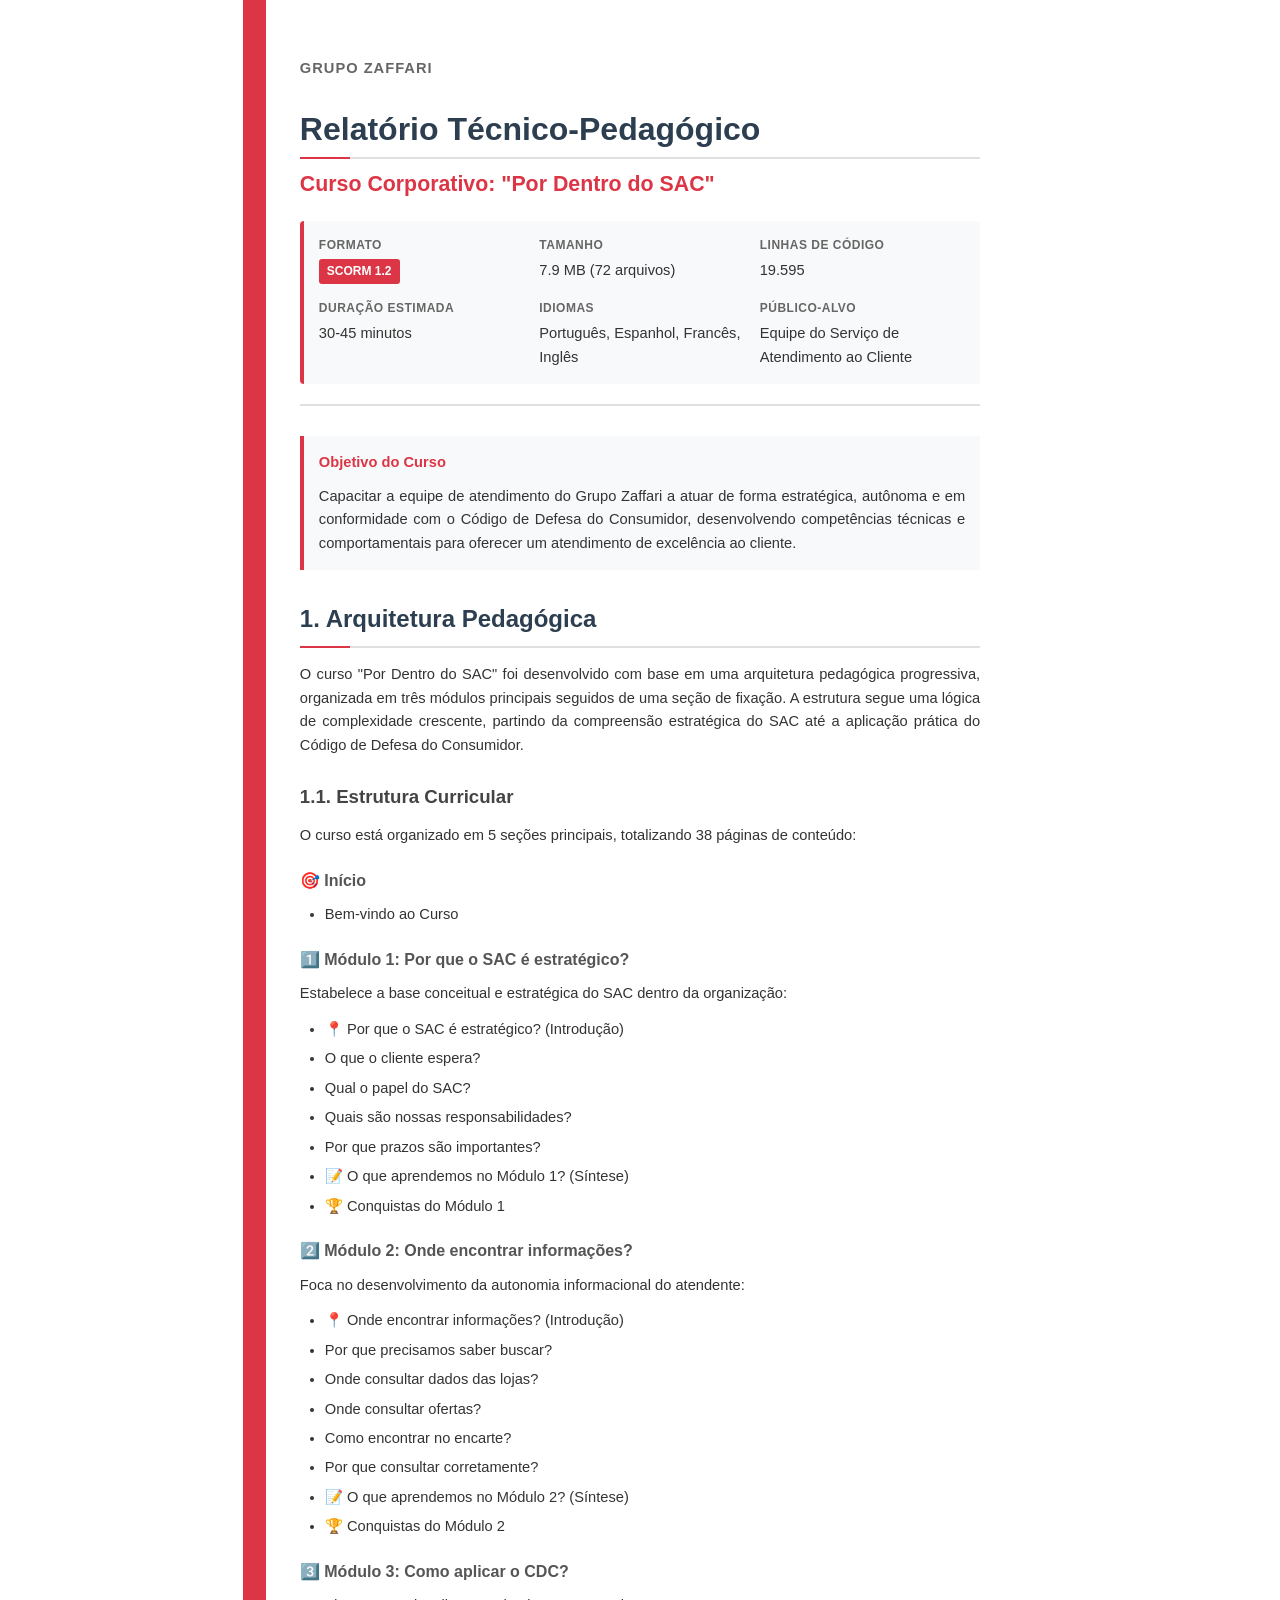
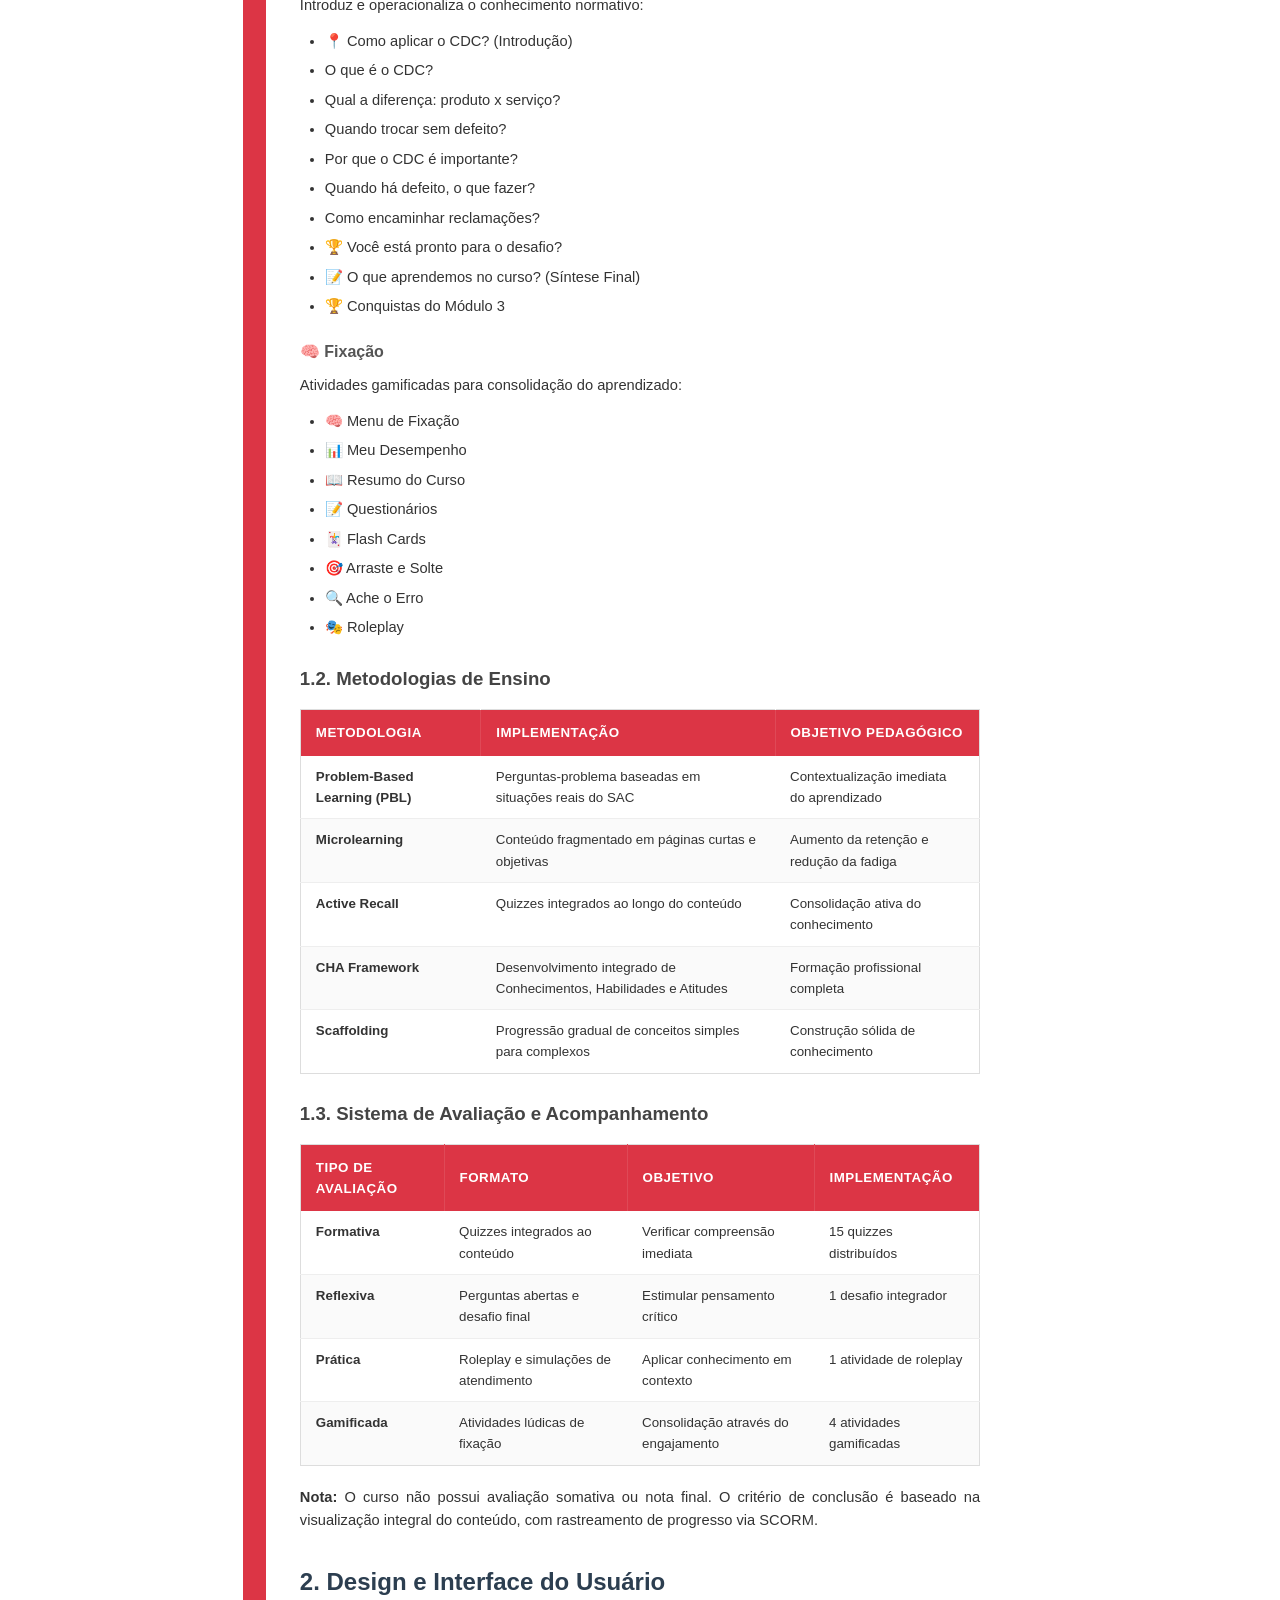
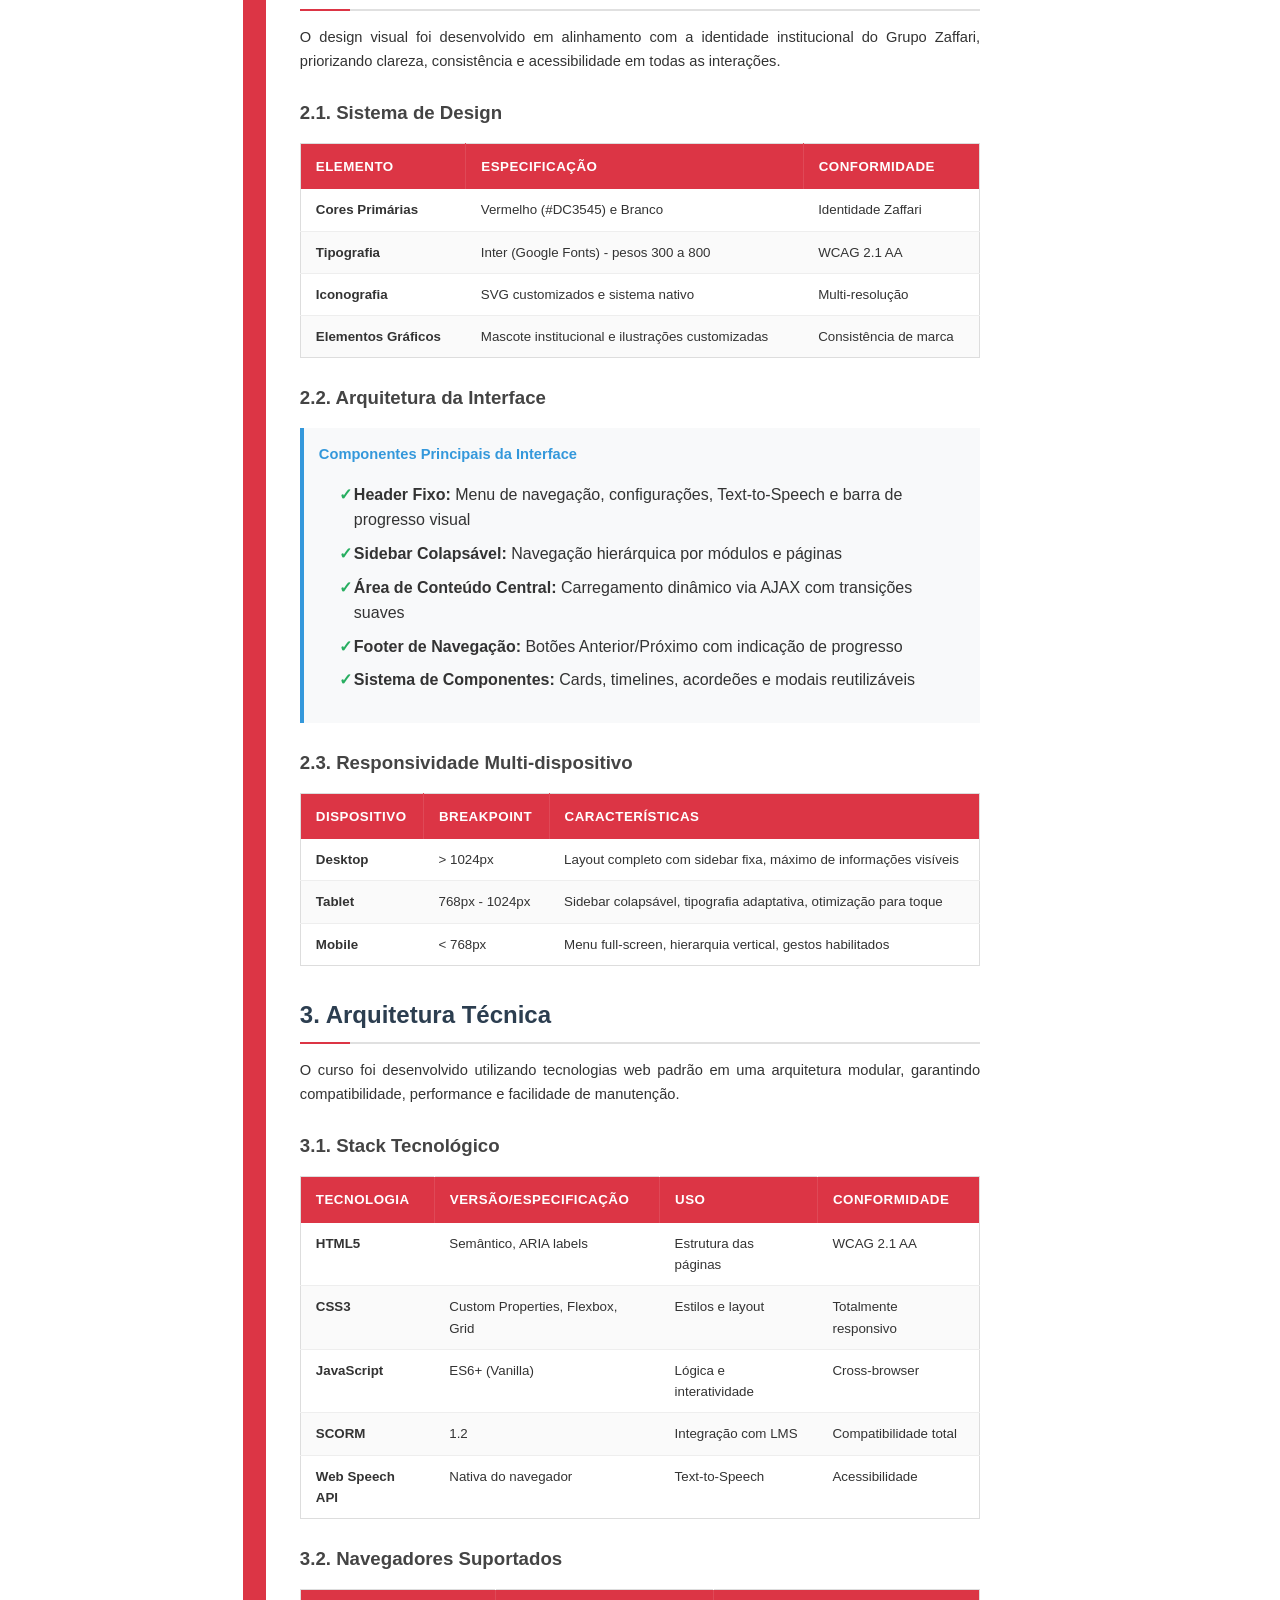
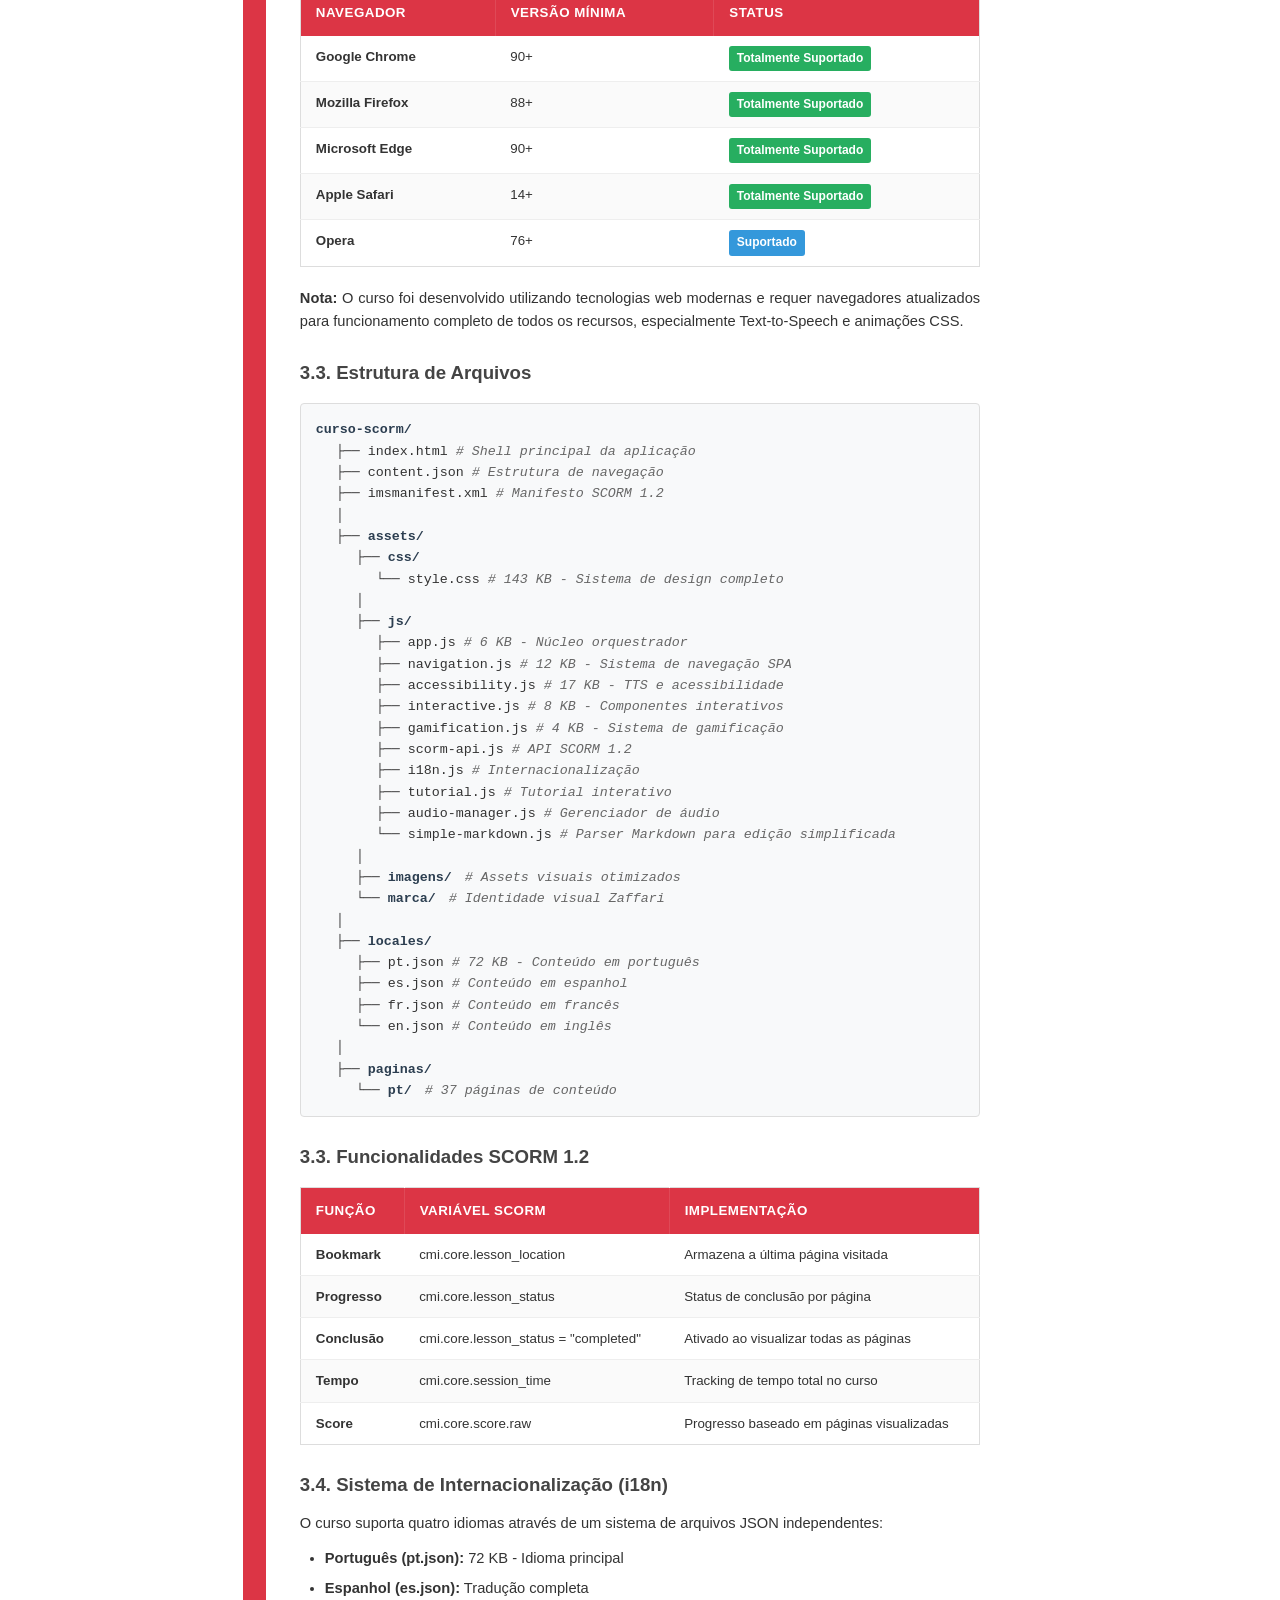
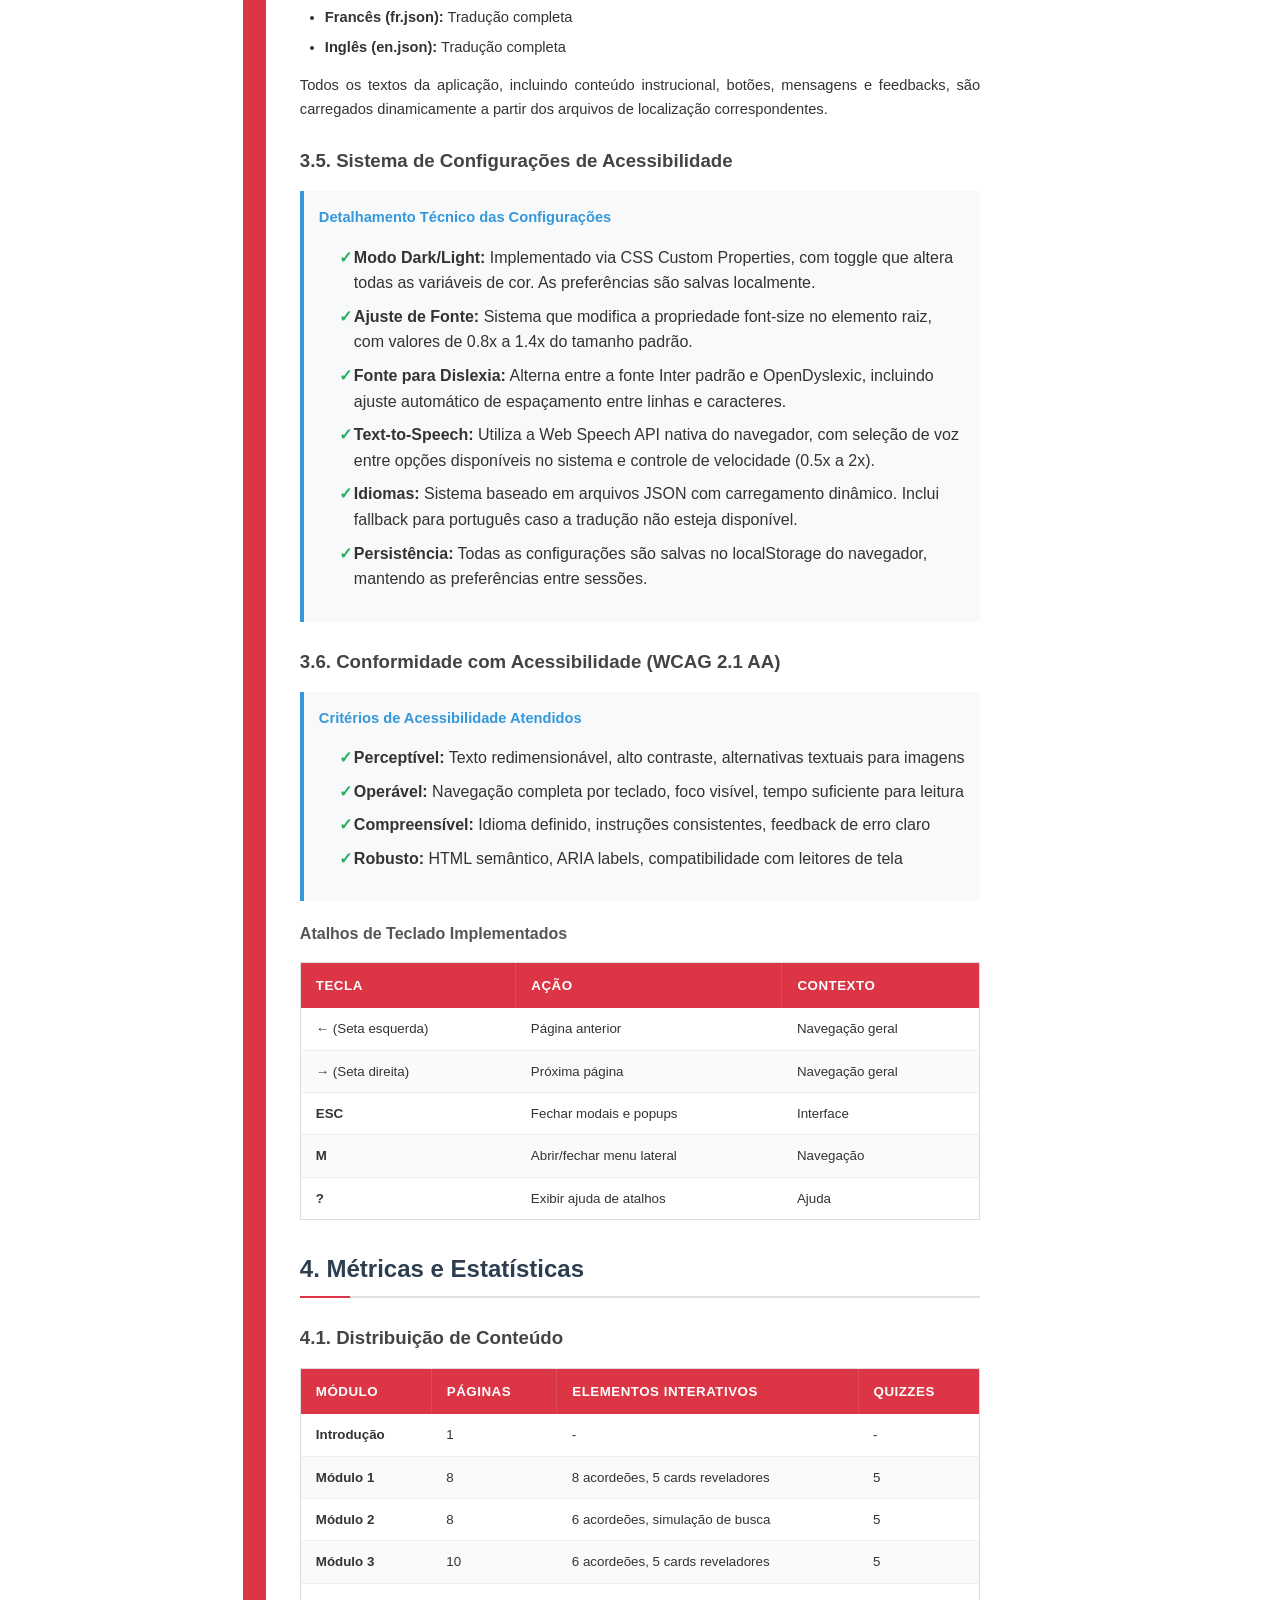
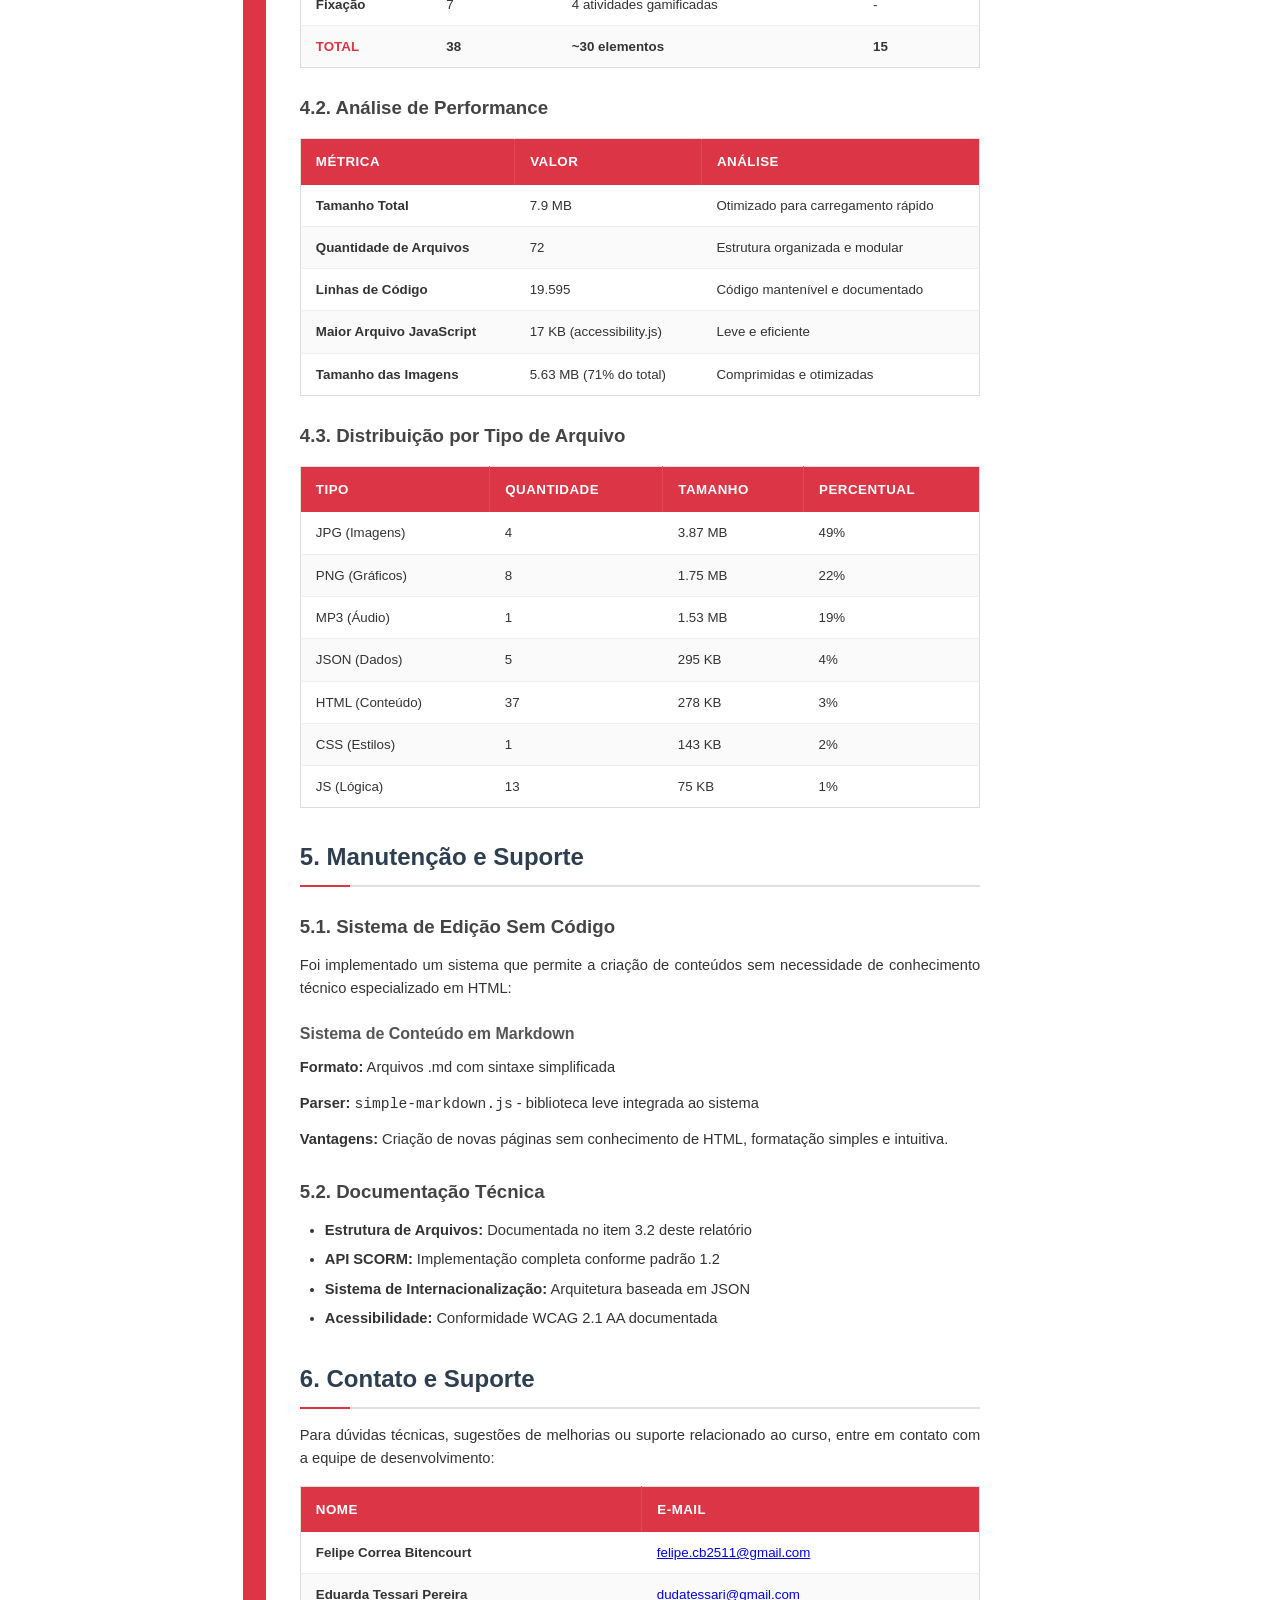
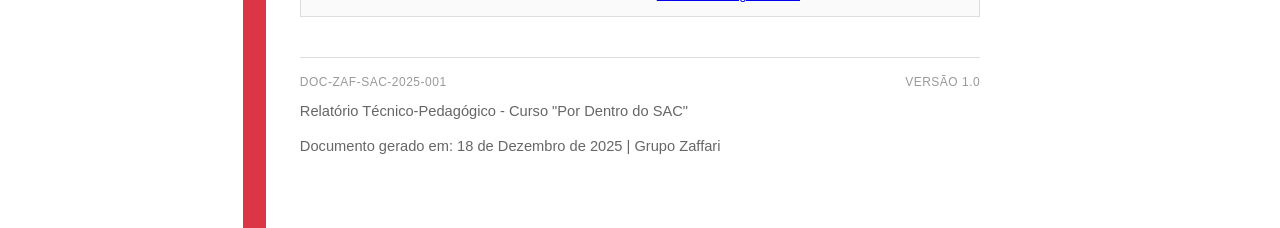
<file: relatórios/Relatório Por dentro do SAC.html>
<!DOCTYPE html>
<html lang="pt-BR">

<head>
    <meta charset="UTF-8">
    <meta name="viewport" content="width=device-width, initial-scale=1.0">
    <title>Relatório Técnico-Pedagógico - Curso "Por Dentro do SAC" - Grupo Zaffari</title>
    <style>
        /* Reset e configurações base */
        * {
            margin: 0;
            padding: 0;
            box-sizing: border-box;
        }

        /* Configurações de impressão */
        @media print {
            @page {
                margin: 15mm;
                size: A4;
            }

            .page-break {
                page-break-before: always;
            }

            body {
                font-size: 11pt;
                line-height: 1.4;
            }

            .color-bar {
                -webkit-print-color-adjust: exact;
                print-color-adjust: exact;
            }

            a {
                color: #000;
                text-decoration: none;
            }

            .page-number::after {
                content: "Página " counter(page);
                position: absolute;
                bottom: 10mm;
                right: 15mm;
                font-size: 10pt;
                color: #666;
            }
        }

        /* Estilos principais */
        body {
            font-family: 'Inter', -apple-system, BlinkMacSystemFont, 'Segoe UI', Roboto, sans-serif;
            line-height: 1.6;
            color: #333;
            background: #fff;
            max-width: 210mm;
            margin: 0 auto;
            padding: 15mm;
            position: relative;
            counter-reset: page;
        }

        /* Barra de cor lateral - identidade Zaffari */
        .color-bar {
            position: absolute;
            top: 0;
            left: 0;
            width: 6mm;
            height: 100%;
            background: #DC3545;
            z-index: 1;
        }

        /* Cabeçalho do documento */
        .document-header {
            position: relative;
            z-index: 2;
            margin-bottom: 30px;
            padding-bottom: 20px;
            border-bottom: 2px solid #e0e0e0;
        }

        .client-identification {
            color: #666;
            font-size: 11pt;
            font-weight: 600;
            letter-spacing: 1px;
            text-transform: uppercase;
            margin-bottom: 5px;
        }

        .report-title {
            color: #2C3E50;
            font-size: 24pt;
            font-weight: 700;
            margin-bottom: 8px;
            line-height: 1.2;
        }

        .course-title {
            color: #DC3545;
            font-size: 16pt;
            font-weight: 600;
            margin-bottom: 20px;
        }

        /* Metadados do documento */
        .document-metadata {
            display: grid;
            grid-template-columns: repeat(3, 1fr);
            gap: 15px;
            margin-top: 20px;
            padding: 15px;
            background: #f8f9fa;
            border-left: 4px solid #DC3545;
            border-radius: 4px;
        }

        .metadata-item {
            display: flex;
            flex-direction: column;
        }

        .metadata-label {
            font-size: 9pt;
            color: #666;
            text-transform: uppercase;
            letter-spacing: 0.5px;
            margin-bottom: 4px;
            font-weight: 600;
        }

        .metadata-value {
            font-size: 11pt;
            color: #333;
            font-weight: 500;
        }

        /* Títulos e seções */
        h1 {
            font-size: 18pt;
            font-weight: 600;
            color: #2C3E50;
            margin: 30px 0 15px 0;
            padding-bottom: 8px;
            border-bottom: 2px solid #e0e0e0;
            position: relative;
        }

        h1::before {
            content: '';
            position: absolute;
            left: 0;
            bottom: -2px;
            width: 50px;
            height: 2px;
            background: #DC3545;
        }

        h2 {
            font-size: 14pt;
            font-weight: 600;
            color: #444;
            margin: 25px 0 12px 0;
        }

        h3 {
            font-size: 12pt;
            font-weight: 600;
            color: #555;
            margin: 20px 0 10px 0;
        }

        h4 {
            font-size: 11pt;
            font-weight: 600;
            color: #666;
            margin: 18px 0 8px 0;
        }

        /* Parágrafos e texto */
        p {
            margin-bottom: 12px;
            text-align: justify;
            font-size: 11pt;
        }

        /* Listas */
        ul,
        ol {
            margin: 0 0 15px 25px;
        }

        li {
            margin-bottom: 6px;
            font-size: 11pt;
        }

        /* Tabelas profissionais */
        table {
            width: 100%;
            border-collapse: collapse;
            margin: 15px 0 20px 0;
            font-size: 10pt;
            border: 1px solid #ddd;
        }

        thead {
            background: #DC3545;
        }

        th {
            color: white;
            padding: 12px 15px;
            text-align: left;
            font-weight: 600;
            font-size: 10pt;
            text-transform: uppercase;
            letter-spacing: 0.5px;
            border-right: 1px solid rgba(255, 255, 255, 0.1);
        }

        th:last-child {
            border-right: none;
        }

        td {
            padding: 10px 15px;
            border-bottom: 1px solid #eee;
            vertical-align: top;
        }

        tr:last-child td {
            border-bottom: none;
        }

        tr:nth-child(even) {
            background: #fafafa;
        }

        /* Blocos de código e estrutura */
        .code-block {
            background: #f5f5f5;
            border: 1px solid #ddd;
            border-radius: 4px;
            padding: 15px;
            margin: 15px 0;
            font-family: 'Consolas', 'Monaco', 'Courier New', monospace;
            font-size: 10pt;
            line-height: 1.4;
            overflow-x: auto;
            white-space: pre-wrap;
            word-wrap: break-word;
        }

        .directory {
            color: #2C3E50;
            font-weight: 600;
            display: inline-block;
            margin-right: 5px;
        }

        .file {
            color: #333;
        }

        .comment {
            color: #666;
            font-style: italic;
        }

        .indent {
            margin-left: 20px;
        }

        .indent-2 {
            margin-left: 40px;
        }

        .indent-3 {
            margin-left: 60px;
        }

        /* Estrutura de arquivos */
        .file-structure {
            background: #f8f9fa;
            border: 1px solid #ddd;
            border-radius: 4px;
            padding: 15px;
            margin: 15px 0;
            font-family: 'Consolas', 'Monaco', 'Courier New', monospace;
            font-size: 10pt;
            line-height: 1.6;
        }

        /* Indicadores e tags */
        .indicator {
            display: inline-block;
            padding: 3px 8px;
            background: #f0f0f0;
            border-radius: 3px;
            font-size: 9pt;
            font-weight: 600;
            color: #666;
            margin-right: 5px;
            vertical-align: middle;
        }

        .indicator-red {
            background: #DC3545;
            color: white;
        }

        .indicator-blue {
            background: #3498DB;
            color: white;
        }

        .indicator-green {
            background: #27AE60;
            color: white;
        }

        /* Rodapé do documento */
        .document-footer {
            margin-top: 40px;
            padding-top: 15px;
            border-top: 1px solid #ddd;
            text-align: center;
            font-size: 10pt;
            color: #666;
        }

        .footer-info {
            display: flex;
            justify-content: space-between;
            margin-bottom: 8px;
        }

        .document-id {
            font-size: 9pt;
            color: #999;
            text-transform: uppercase;
            letter-spacing: 0.5px;
        }

        /* Utilitários */
        .text-bold {
            font-weight: 600;
        }

        .text-uppercase {
            text-transform: uppercase;
        }

        .color-primary {
            color: #DC3545;
        }

        .mt-20 {
            margin-top: 20px;
        }

        .mb-20 {
            margin-bottom: 20px;
        }

        .text-center {
            text-align: center;
        }

        .text-right {
            text-align: right;
        }

        /* Especificações técnicas */
        .specification-box {
            background: #f8f9fa;
            border-left: 4px solid #3498DB;
            padding: 15px;
            margin: 15px 0;
        }

        .specification-title {
            font-size: 11pt;
            font-weight: 600;
            color: #3498DB;
            margin-bottom: 10px;
        }

        /* Configurações de acessibilidade */
        .config-grid {
            display: grid;
            grid-template-columns: repeat(auto-fit, minmax(300px, 1fr));
            gap: 15px;
            margin: 20px 0;
        }

        .config-item {
            background: white;
            border: 1px solid #e0e0e0;
            border-radius: 4px;
            padding: 15px;
        }

        .config-title {
            font-size: 11pt;
            font-weight: 600;
            color: #2C3E50;
            margin-bottom: 8px;
            padding-bottom: 5px;
            border-bottom: 1px solid #f0f0f0;
        }

        .config-desc {
            font-size: 10pt;
            color: #666;
            line-height: 1.5;
        }

        /* Acessibilidade e conformidade */
        .compliance-list {
            margin: 15px 0;
            padding-left: 20px;
        }

        .compliance-item {
            margin-bottom: 8px;
            position: relative;
            padding-left: 15px;
        }

        .compliance-item::before {
            content: "✓";
            position: absolute;
            left: 0;
            color: #27AE60;
            font-weight: bold;
        }

        /* Responsividade para impressão */
        @media screen and (max-width: 768px) {
            body {
                padding: 10mm;
            }

            .document-metadata {
                grid-template-columns: 1fr;
            }
        }
    </style>
</head>

<body>
    <!-- Barra lateral de identidade -->
    <div class="color-bar"></div>

    <!-- Número da página (visível apenas na impressão) -->
    <div class="page-number"></div>

    <!-- Cabeçalho do documento -->
    <div class="document-header">
        <div class="client-identification">GRUPO ZAFFARI</div>
        <h1 class="report-title">Relatório Técnico-Pedagógico</h1>
        <div class="course-title">Curso Corporativo: "Por Dentro do SAC"</div>

        <div class="document-metadata">
            <div class="metadata-item">
                <span class="metadata-label">Formato</span>
                <span class="metadata-value"><span class="indicator indicator-red">SCORM 1.2</span></span>
            </div>
            <div class="metadata-item">
                <span class="metadata-label">Tamanho</span>
                <span class="metadata-value">7.9 MB (72 arquivos)</span>
            </div>
            <div class="metadata-item">
                <span class="metadata-label">Linhas de código</span>
                <span class="metadata-value">19.595</span>
            </div>
            <div class="metadata-item">
                <span class="metadata-label">Duração estimada</span>
                <span class="metadata-value">30-45 minutos</span>
            </div>
            <div class="metadata-item">
                <span class="metadata-label">Idiomas</span>
                <span class="metadata-value">Português, Espanhol, Francês, Inglês</span>
            </div>
            <div class="metadata-item">
                <span class="metadata-label">Público-alvo</span>
                <span class="metadata-value">Equipe do Serviço de Atendimento ao Cliente</span>
            </div>
        </div>
    </div>

    <!-- Objetivo do Curso -->
    <div class="specification-box" style="margin-top: 25px; border-left-color: #DC3545;">
        <div class="specification-title" style="color: #DC3545;">Objetivo do Curso</div>
        <p style="margin-bottom: 0;">Capacitar a equipe de atendimento do Grupo Zaffari a atuar de forma estratégica,
            autônoma e em conformidade com o Código de Defesa do Consumidor, desenvolvendo competências técnicas e
            comportamentais para oferecer um atendimento de excelência ao cliente.</p>
    </div>

    <!-- Seção 1: Aspecto Pedagógico -->
    <h1>1. Arquitetura Pedagógica</h1>

    <p>O curso "Por Dentro do SAC" foi desenvolvido com base em uma arquitetura pedagógica progressiva, organizada em
        três módulos principais seguidos de uma seção de fixação. A estrutura segue uma lógica de complexidade
        crescente, partindo da compreensão estratégica do SAC até a aplicação prática do Código de Defesa do Consumidor.
    </p>

    <h2>1.1. Estrutura Curricular</h2>

    <p>O curso está organizado em 5 seções principais, totalizando 38 páginas de conteúdo:</p>

    <h3>🎯 Início</h3>
    <ul>
        <li>Bem-vindo ao Curso</li>
    </ul>

    <h3>1️⃣ Módulo 1: Por que o SAC é estratégico?</h3>
    <p>Estabelece a base conceitual e estratégica do SAC dentro da organização:</p>
    <ul>
        <li>📍 Por que o SAC é estratégico? (Introdução)</li>
        <li>O que o cliente espera?</li>
        <li>Qual o papel do SAC?</li>
        <li>Quais são nossas responsabilidades?</li>
        <li>Por que prazos são importantes?</li>
        <li>📝 O que aprendemos no Módulo 1? (Síntese)</li>
        <li>🏆 Conquistas do Módulo 1</li>
    </ul>

    <h3>2️⃣ Módulo 2: Onde encontrar informações?</h3>
    <p>Foca no desenvolvimento da autonomia informacional do atendente:</p>
    <ul>
        <li>📍 Onde encontrar informações? (Introdução)</li>
        <li>Por que precisamos saber buscar?</li>
        <li>Onde consultar dados das lojas?</li>
        <li>Onde consultar ofertas?</li>
        <li>Como encontrar no encarte?</li>
        <li>Por que consultar corretamente?</li>
        <li>📝 O que aprendemos no Módulo 2? (Síntese)</li>
        <li>🏆 Conquistas do Módulo 2</li>
    </ul>

    <h3>3️⃣ Módulo 3: Como aplicar o CDC?</h3>
    <p>Introduz e operacionaliza o conhecimento normativo:</p>
    <ul>
        <li>📍 Como aplicar o CDC? (Introdução)</li>
        <li>O que é o CDC?</li>
        <li>Qual a diferença: produto x serviço?</li>
        <li>Quando trocar sem defeito?</li>
        <li>Por que o CDC é importante?</li>
        <li>Quando há defeito, o que fazer?</li>
        <li>Como encaminhar reclamações?</li>
        <li>🏆 Você está pronto para o desafio?</li>
        <li>📝 O que aprendemos no curso? (Síntese Final)</li>
        <li>🏆 Conquistas do Módulo 3</li>
    </ul>

    <h3>🧠 Fixação</h3>
    <p>Atividades gamificadas para consolidação do aprendizado:</p>
    <ul>
        <li>🧠 Menu de Fixação</li>
        <li>📊 Meu Desempenho</li>
        <li>📖 Resumo do Curso</li>
        <li>📝 Questionários</li>
        <li>🃏 Flash Cards</li>
        <li>🎯 Arraste e Solte</li>
        <li>🔍 Ache o Erro</li>
        <li>🎭 Roleplay</li>
    </ul>

    <h2>1.2. Metodologias de Ensino</h2>

    <table>
        <thead>
            <tr>
                <th>Metodologia</th>
                <th>Implementação</th>
                <th>Objetivo Pedagógico</th>
            </tr>
        </thead>
        <tbody>
            <tr>
                <td><span class="text-bold">Problem-Based Learning (PBL)</span></td>
                <td>Perguntas-problema baseadas em situações reais do SAC</td>
                <td>Contextualização imediata do aprendizado</td>
            </tr>
            <tr>
                <td><span class="text-bold">Microlearning</span></td>
                <td>Conteúdo fragmentado em páginas curtas e objetivas</td>
                <td>Aumento da retenção e redução da fadiga</td>
            </tr>
            <tr>
                <td><span class="text-bold">Active Recall</span></td>
                <td>Quizzes integrados ao longo do conteúdo</td>
                <td>Consolidação ativa do conhecimento</td>
            </tr>
            <tr>
                <td><span class="text-bold">CHA Framework</span></td>
                <td>Desenvolvimento integrado de Conhecimentos, Habilidades e Atitudes</td>
                <td>Formação profissional completa</td>
            </tr>
            <tr>
                <td><span class="text-bold">Scaffolding</span></td>
                <td>Progressão gradual de conceitos simples para complexos</td>
                <td>Construção sólida de conhecimento</td>
            </tr>
        </tbody>
    </table>

    <div class="page-break"></div>

    <h2>1.3. Sistema de Avaliação e Acompanhamento</h2>

    <table>
        <thead>
            <tr>
                <th>Tipo de Avaliação</th>
                <th>Formato</th>
                <th>Objetivo</th>
                <th>Implementação</th>
            </tr>
        </thead>
        <tbody>
            <tr>
                <td><span class="text-bold">Formativa</span></td>
                <td>Quizzes integrados ao conteúdo</td>
                <td>Verificar compreensão imediata</td>
                <td>15 quizzes distribuídos</td>
            </tr>
            <tr>
                <td><span class="text-bold">Reflexiva</span></td>
                <td>Perguntas abertas e desafio final</td>
                <td>Estimular pensamento crítico</td>
                <td>1 desafio integrador</td>
            </tr>
            <tr>
                <td><span class="text-bold">Prática</span></td>
                <td>Roleplay e simulações de atendimento</td>
                <td>Aplicar conhecimento em contexto</td>
                <td>1 atividade de roleplay</td>
            </tr>
            <tr>
                <td><span class="text-bold">Gamificada</span></td>
                <td>Atividades lúdicas de fixação</td>
                <td>Consolidação através do engajamento</td>
                <td>4 atividades gamificadas</td>
            </tr>
        </tbody>
    </table>

    <p class="mt-20"><span class="text-bold">Nota:</span> O curso não possui avaliação somativa ou nota final. O
        critério de conclusão é baseado na visualização integral do conteúdo, com rastreamento de progresso via SCORM.
    </p>

    <!-- Seção 2: Design e Interface -->
    <h1>2. Design e Interface do Usuário</h1>

    <p>O design visual foi desenvolvido em alinhamento com a identidade institucional do Grupo Zaffari,
        priorizando clareza, consistência e acessibilidade em todas as interações.</p>

    <h2>2.1. Sistema de Design</h2>

    <table>
        <thead>
            <tr>
                <th>Elemento</th>
                <th>Especificação</th>
                <th>Conformidade</th>
            </tr>
        </thead>
        <tbody>
            <tr>
                <td><span class="text-bold">Cores Primárias</span></td>
                <td>Vermelho (#DC3545) e Branco</td>
                <td>Identidade Zaffari</td>
            </tr>
            <tr>
                <td><span class="text-bold">Tipografia</span></td>
                <td>Inter (Google Fonts) - pesos 300 a 800</td>
                <td>WCAG 2.1 AA</td>
            </tr>
            <tr>
                <td><span class="text-bold">Iconografia</span></td>
                <td>SVG customizados e sistema nativo</td>
                <td>Multi-resolução</td>
            </tr>
            <tr>
                <td><span class="text-bold">Elementos Gráficos</span></td>
                <td>Mascote institucional e ilustrações customizadas</td>
                <td>Consistência de marca</td>
            </tr>
        </tbody>
    </table>

    <h2>2.2. Arquitetura da Interface</h2>

    <div class="specification-box">
        <div class="specification-title">Componentes Principais da Interface</div>
        <div class="compliance-list">
            <div class="compliance-item"><span class="text-bold">Header Fixo:</span> Menu de navegação, configurações,
                Text-to-Speech e barra de progresso visual</div>
            <div class="compliance-item"><span class="text-bold">Sidebar Colapsável:</span> Navegação hierárquica por
                módulos e páginas</div>
            <div class="compliance-item"><span class="text-bold">Área de Conteúdo Central:</span> Carregamento dinâmico
                via AJAX com transições suaves</div>
            <div class="compliance-item"><span class="text-bold">Footer de Navegação:</span> Botões Anterior/Próximo com
                indicação de progresso</div>
            <div class="compliance-item"><span class="text-bold">Sistema de Componentes:</span> Cards, timelines,
                acordeões e modais reutilizáveis</div>
        </div>
    </div>

    <h2>2.3. Responsividade Multi-dispositivo</h2>

    <table>
        <thead>
            <tr>
                <th>Dispositivo</th>
                <th>Breakpoint</th>
                <th>Características</th>
            </tr>
        </thead>
        <tbody>
            <tr>
                <td><span class="text-bold">Desktop</span></td>
                <td>> 1024px</td>
                <td>Layout completo com sidebar fixa, máximo de informações visíveis</td>
            </tr>
            <tr>
                <td><span class="text-bold">Tablet</span></td>
                <td>768px - 1024px</td>
                <td>Sidebar colapsável, tipografia adaptativa, otimização para toque</td>
            </tr>
            <tr>
                <td><span class="text-bold">Mobile</span></td>
                <td>
                    < 768px</td>
                <td>Menu full-screen, hierarquia vertical, gestos habilitados</td>
            </tr>
        </tbody>
    </table>

    <div class="page-break"></div>

    <!-- Seção 3: Arquitetura Técnica -->
    <h1>3. Arquitetura Técnica</h1>

    <p>O curso foi desenvolvido utilizando tecnologias web padrão em uma arquitetura modular, garantindo
        compatibilidade, performance e facilidade de manutenção.</p>

    <h2>3.1. Stack Tecnológico</h2>

    <table>
        <thead>
            <tr>
                <th>Tecnologia</th>
                <th>Versão/Especificação</th>
                <th>Uso</th>
                <th>Conformidade</th>
            </tr>
        </thead>
        <tbody>
            <tr>
                <td><span class="text-bold">HTML5</span></td>
                <td>Semântico, ARIA labels</td>
                <td>Estrutura das páginas</td>
                <td>WCAG 2.1 AA</td>
            </tr>
            <tr>
                <td><span class="text-bold">CSS3</span></td>
                <td>Custom Properties, Flexbox, Grid</td>
                <td>Estilos e layout</td>
                <td>Totalmente responsivo</td>
            </tr>
            <tr>
                <td><span class="text-bold">JavaScript</span></td>
                <td>ES6+ (Vanilla)</td>
                <td>Lógica e interatividade</td>
                <td>Cross-browser</td>
            </tr>
            <tr>
                <td><span class="text-bold">SCORM</span></td>
                <td>1.2</td>
                <td>Integração com LMS</td>
                <td>Compatibilidade total</td>
            </tr>
            <tr>
                <td><span class="text-bold">Web Speech API</span></td>
                <td>Nativa do navegador</td>
                <td>Text-to-Speech</td>
                <td>Acessibilidade</td>
            </tr>
        </tbody>
    </table>

    <h2>3.2. Navegadores Suportados</h2>

    <table>
        <thead>
            <tr>
                <th>Navegador</th>
                <th>Versão Mínima</th>
                <th>Status</th>
            </tr>
        </thead>
        <tbody>
            <tr>
                <td><span class="text-bold">Google Chrome</span></td>
                <td>90+</td>
                <td><span class="indicator indicator-green">Totalmente Suportado</span></td>
            </tr>
            <tr>
                <td><span class="text-bold">Mozilla Firefox</span></td>
                <td>88+</td>
                <td><span class="indicator indicator-green">Totalmente Suportado</span></td>
            </tr>
            <tr>
                <td><span class="text-bold">Microsoft Edge</span></td>
                <td>90+</td>
                <td><span class="indicator indicator-green">Totalmente Suportado</span></td>
            </tr>
            <tr>
                <td><span class="text-bold">Apple Safari</span></td>
                <td>14+</td>
                <td><span class="indicator indicator-green">Totalmente Suportado</span></td>
            </tr>
            <tr>
                <td><span class="text-bold">Opera</span></td>
                <td>76+</td>
                <td><span class="indicator indicator-blue">Suportado</span></td>
            </tr>
        </tbody>
    </table>

    <p><span class="text-bold">Nota:</span> O curso foi desenvolvido utilizando tecnologias web modernas e requer
        navegadores atualizados para funcionamento completo de todos os recursos, especialmente Text-to-Speech e
        animações CSS.</p>

    <h2>3.3. Estrutura de Arquivos</h2>

    <div class="file-structure">
        <span class="directory">curso-scorm/</span><br>
        <span class="indent">├── <span class="file">index.html</span> <span class="comment"># Shell principal da
                aplicação</span></span><br>
        <span class="indent">├── <span class="file">content.json</span> <span class="comment"># Estrutura de
                navegação</span></span><br>
        <span class="indent">├── <span class="file">imsmanifest.xml</span> <span class="comment"># Manifesto SCORM
                1.2</span></span><br>
        <span class="indent">│</span><br>
        <span class="indent">├── <span class="directory">assets/</span></span><br>
        <span class="indent-2">├── <span class="directory">css/</span></span><br>
        <span class="indent-3">└── <span class="file">style.css</span> <span class="comment"># 143 KB - Sistema de
                design completo</span></span><br>
        <span class="indent-2">│</span><br>
        <span class="indent-2">├── <span class="directory">js/</span></span><br>
        <span class="indent-3">├── <span class="file">app.js</span> <span class="comment"># 6 KB - Núcleo
                orquestrador</span></span><br>
        <span class="indent-3">├── <span class="file">navigation.js</span> <span class="comment"># 12 KB - Sistema de
                navegação SPA</span></span><br>
        <span class="indent-3">├── <span class="file">accessibility.js</span> <span class="comment"># 17 KB - TTS e
                acessibilidade</span></span><br>
        <span class="indent-3">├── <span class="file">interactive.js</span> <span class="comment"># 8 KB - Componentes
                interativos</span></span><br>
        <span class="indent-3">├── <span class="file">gamification.js</span> <span class="comment"># 4 KB - Sistema de
                gamificação</span></span><br>
        <span class="indent-3">├── <span class="file">scorm-api.js</span> <span class="comment"># API SCORM
                1.2</span></span><br>
        <span class="indent-3">├── <span class="file">i18n.js</span> <span class="comment">#
                Internacionalização</span></span><br>
        <span class="indent-3">├── <span class="file">tutorial.js</span> <span class="comment"># Tutorial
                interativo</span></span><br>
        <span class="indent-3">├── <span class="file">audio-manager.js</span> <span class="comment"># Gerenciador de
                áudio</span></span><br>
        <span class="indent-3">└── <span class="file">simple-markdown.js</span> <span class="comment"># Parser Markdown
                para edição simplificada</span></span><br>
        <span class="indent-2">│</span><br>
        <span class="indent-2">├── <span class="directory">imagens/</span> <span class="comment"># Assets visuais
                otimizados</span></span><br>
        <span class="indent-2">└── <span class="directory">marca/</span> <span class="comment"># Identidade visual
                Zaffari</span></span><br>
        <span class="indent">│</span><br>
        <span class="indent">├── <span class="directory">locales/</span></span><br>
        <span class="indent-2">├── <span class="file">pt.json</span> <span class="comment"># 72 KB - Conteúdo em
                português</span></span><br>
        <span class="indent-2">├── <span class="file">es.json</span> <span class="comment"># Conteúdo em
                espanhol</span></span><br>
        <span class="indent-2">├── <span class="file">fr.json</span> <span class="comment"># Conteúdo em
                francês</span></span><br>
        <span class="indent-2">└── <span class="file">en.json</span> <span class="comment"># Conteúdo em
                inglês</span></span><br>
        <span class="indent">│</span><br>
        <span class="indent">├── <span class="directory">paginas/</span></span><br>
        <span class="indent-2">└── <span class="directory">pt/</span> <span class="comment"># 37 páginas de
                conteúdo</span></span><br>
    </div>

    <div class="page-break"></div>

    <h2>3.3. Funcionalidades SCORM 1.2</h2>

    <table>
        <thead>
            <tr>
                <th>Função</th>
                <th>Variável SCORM</th>
                <th>Implementação</th>
            </tr>
        </thead>
        <tbody>
            <tr>
                <td><span class="text-bold">Bookmark</span></td>
                <td>cmi.core.lesson_location</td>
                <td>Armazena a última página visitada</td>
            </tr>
            <tr>
                <td><span class="text-bold">Progresso</span></td>
                <td>cmi.core.lesson_status</td>
                <td>Status de conclusão por página</td>
            </tr>
            <tr>
                <td><span class="text-bold">Conclusão</span></td>
                <td>cmi.core.lesson_status = "completed"</td>
                <td>Ativado ao visualizar todas as páginas</td>
            </tr>
            <tr>
                <td><span class="text-bold">Tempo</span></td>
                <td>cmi.core.session_time</td>
                <td>Tracking de tempo total no curso</td>
            </tr>
            <tr>
                <td><span class="text-bold">Score</span></td>
                <td>cmi.core.score.raw</td>
                <td>Progresso baseado em páginas visualizadas</td>
            </tr>
        </tbody>
    </table>

    <h2>3.4. Sistema de Internacionalização (i18n)</h2>

    <p>O curso suporta quatro idiomas através de um sistema de arquivos JSON independentes:</p>

    <ul>
        <li><span class="text-bold">Português (pt.json):</span> 72 KB - Idioma principal</li>
        <li><span class="text-bold">Espanhol (es.json):</span> Tradução completa</li>
        <li><span class="text-bold">Francês (fr.json):</span> Tradução completa</li>
        <li><span class="text-bold">Inglês (en.json):</span> Tradução completa</li>
    </ul>

    <p>Todos os textos da aplicação, incluindo conteúdo instrucional, botões, mensagens e feedbacks, são carregados
        dinamicamente a partir dos arquivos de localização correspondentes.</p>

    <h2>3.5. Sistema de Configurações de Acessibilidade</h2>

    <div class="specification-box">
        <div class="specification-title">Detalhamento Técnico das Configurações</div>
        <div class="compliance-list">
            <div class="compliance-item">
                <span class="text-bold">Modo Dark/Light:</span> Implementado via CSS Custom Properties, com toggle que
                altera todas as variáveis de cor. As preferências são salvas localmente.
            </div>
            <div class="compliance-item">
                <span class="text-bold">Ajuste de Fonte:</span> Sistema que modifica a propriedade font-size no elemento
                raiz, com valores de 0.8x a 1.4x do tamanho padrão.
            </div>
            <div class="compliance-item">
                <span class="text-bold">Fonte para Dislexia:</span> Alterna entre a fonte Inter padrão e OpenDyslexic,
                incluindo ajuste automático de espaçamento entre linhas e caracteres.
            </div>
            <div class="compliance-item">
                <span class="text-bold">Text-to-Speech:</span> Utiliza a Web Speech API nativa do navegador, com seleção
                de voz entre opções disponíveis no sistema e controle de velocidade (0.5x a 2x).
            </div>
            <div class="compliance-item">
                <span class="text-bold">Idiomas:</span> Sistema baseado em arquivos JSON com carregamento dinâmico.
                Inclui fallback para português caso a tradução não esteja disponível.
            </div>
            <div class="compliance-item">
                <span class="text-bold">Persistência:</span> Todas as configurações são salvas no localStorage do
                navegador, mantendo as preferências entre sessões.
            </div>
        </div>
    </div>

    <h2>3.6. Conformidade com Acessibilidade (WCAG 2.1 AA)</h2>

    <div class="specification-box">
        <div class="specification-title">Critérios de Acessibilidade Atendidos</div>
        <div class="compliance-list">
            <div class="compliance-item"><span class="text-bold">Perceptível:</span> Texto redimensionável, alto
                contraste, alternativas textuais para imagens</div>
            <div class="compliance-item"><span class="text-bold">Operável:</span> Navegação completa por teclado, foco
                visível, tempo suficiente para leitura</div>
            <div class="compliance-item"><span class="text-bold">Compreensível:</span> Idioma definido, instruções
                consistentes, feedback de erro claro</div>
            <div class="compliance-item"><span class="text-bold">Robusto:</span> HTML semântico, ARIA labels,
                compatibilidade com leitores de tela</div>
        </div>
    </div>

    <h3>Atalhos de Teclado Implementados</h3>

    <table>
        <thead>
            <tr>
                <th>Tecla</th>
                <th>Ação</th>
                <th>Contexto</th>
            </tr>
        </thead>
        <tbody>
            <tr>
                <td><span class="text-bold">←</span> (Seta esquerda)</td>
                <td>Página anterior</td>
                <td>Navegação geral</td>
            </tr>
            <tr>
                <td><span class="text-bold">→</span> (Seta direita)</td>
                <td>Próxima página</td>
                <td>Navegação geral</td>
            </tr>
            <tr>
                <td><span class="text-bold">ESC</span></td>
                <td>Fechar modais e popups</td>
                <td>Interface</td>
            </tr>
            <tr>
                <td><span class="text-bold">M</span></td>
                <td>Abrir/fechar menu lateral</td>
                <td>Navegação</td>
            </tr>
            <tr>
                <td><span class="text-bold">?</span></td>
                <td>Exibir ajuda de atalhos</td>
                <td>Ajuda</td>
            </tr>
        </tbody>
    </table>

    <div class="page-break"></div>

    <!-- Seção 4: Métricas e Estatísticas -->
    <h1>4. Métricas e Estatísticas</h1>

    <h2>4.1. Distribuição de Conteúdo</h2>

    <table>
        <thead>
            <tr>
                <th>Módulo</th>
                <th>Páginas</th>
                <th>Elementos Interativos</th>
                <th>Quizzes</th>
            </tr>
        </thead>
        <tbody>
            <tr>
                <td><span class="text-bold">Introdução</span></td>
                <td>1</td>
                <td>-</td>
                <td>-</td>
            </tr>
            <tr>
                <td><span class="text-bold">Módulo 1</span></td>
                <td>8</td>
                <td>8 acordeões, 5 cards reveladores</td>
                <td>5</td>
            </tr>
            <tr>
                <td><span class="text-bold">Módulo 2</span></td>
                <td>8</td>
                <td>6 acordeões, simulação de busca</td>
                <td>5</td>
            </tr>
            <tr>
                <td><span class="text-bold">Módulo 3</span></td>
                <td>10</td>
                <td>6 acordeões, 5 cards reveladores</td>
                <td>5</td>
            </tr>
            <tr>
                <td><span class="text-bold">Fixação</span></td>
                <td>7</td>
                <td>4 atividades gamificadas</td>
                <td>-</td>
            </tr>
            <tr>
                <td><span class="text-bold color-primary">TOTAL</span></td>
                <td><span class="text-bold">38</span></td>
                <td><span class="text-bold">~30 elementos</span></td>
                <td><span class="text-bold">15</span></td>
            </tr>
        </tbody>
    </table>

    <h2>4.2. Análise de Performance</h2>

    <table>
        <thead>
            <tr>
                <th>Métrica</th>
                <th>Valor</th>
                <th>Análise</th>
            </tr>
        </thead>
        <tbody>
            <tr>
                <td><span class="text-bold">Tamanho Total</span></td>
                <td>7.9 MB</td>
                <td>Otimizado para carregamento rápido</td>
            </tr>
            <tr>
                <td><span class="text-bold">Quantidade de Arquivos</span></td>
                <td>72</td>
                <td>Estrutura organizada e modular</td>
            </tr>
            <tr>
                <td><span class="text-bold">Linhas de Código</span></td>
                <td>19.595</td>
                <td>Código mantenível e documentado</td>
            </tr>
            <tr>
                <td><span class="text-bold">Maior Arquivo JavaScript</span></td>
                <td>17 KB (accessibility.js)</td>
                <td>Leve e eficiente</td>
            </tr>
            <tr>
                <td><span class="text-bold">Tamanho das Imagens</span></td>
                <td>5.63 MB (71% do total)</td>
                <td>Comprimidas e otimizadas</td>
            </tr>
        </tbody>
    </table>

    <h2>4.3. Distribuição por Tipo de Arquivo</h2>

    <table>
        <thead>
            <tr>
                <th>Tipo</th>
                <th>Quantidade</th>
                <th>Tamanho</th>
                <th>Percentual</th>
            </tr>
        </thead>
        <tbody>
            <tr>
                <td>JPG (Imagens)</td>
                <td>4</td>
                <td>3.87 MB</td>
                <td>49%</td>
            </tr>
            <tr>
                <td>PNG (Gráficos)</td>
                <td>8</td>
                <td>1.75 MB</td>
                <td>22%</td>
            </tr>
            <tr>
                <td>MP3 (Áudio)</td>
                <td>1</td>
                <td>1.53 MB</td>
                <td>19%</td>
            </tr>
            <tr>
                <td>JSON (Dados)</td>
                <td>5</td>
                <td>295 KB</td>
                <td>4%</td>
            </tr>
            <tr>
                <td>HTML (Conteúdo)</td>
                <td>37</td>
                <td>278 KB</td>
                <td>3%</td>
            </tr>
            <tr>
                <td>CSS (Estilos)</td>
                <td>1</td>
                <td>143 KB</td>
                <td>2%</td>
            </tr>
            <tr>
                <td>JS (Lógica)</td>
                <td>13</td>
                <td>75 KB</td>
                <td>1%</td>
            </tr>
        </tbody>
    </table>

    <div class="page-break"></div>

    <!-- Seção 5: Manutenção e Suporte -->
    <h1>5. Manutenção e Suporte</h1>

    <h2>5.1. Sistema de Edição Sem Código</h2>

    <p>Foi implementado um sistema que permite a criação de conteúdos sem necessidade de conhecimento técnico
        especializado em HTML:</p>

    <h3>Sistema de Conteúdo em Markdown</h3>
    <p><span class="text-bold">Formato:</span> Arquivos .md com sintaxe simplificada</p>
    <p><span class="text-bold">Parser:</span> <code>simple-markdown.js</code> - biblioteca leve integrada ao sistema</p>
    <p><span class="text-bold">Vantagens:</span> Criação de novas páginas sem conhecimento de HTML, formatação simples e
        intuitiva.</p>

    <h2>5.2. Documentação Técnica</h2>

    <ul>
        <li><span class="text-bold">Estrutura de Arquivos:</span> Documentada no item 3.2 deste relatório</li>
        <li><span class="text-bold">API SCORM:</span> Implementação completa conforme padrão 1.2</li>
        <li><span class="text-bold">Sistema de Internacionalização:</span> Arquitetura baseada em JSON</li>
        <li><span class="text-bold">Acessibilidade:</span> Conformidade WCAG 2.1 AA documentada</li>
    </ul>

    <!-- Seção 6: Contato e Suporte -->
    <h1>6. Contato e Suporte</h1>

    <p>Para dúvidas técnicas, sugestões de melhorias ou suporte relacionado ao curso, entre em contato com a equipe de
        desenvolvimento:</p>

    <table>
        <thead>
            <tr>
                <th>Nome</th>
                <th>E-mail</th>
            </tr>
        </thead>
        <tbody>
            <tr>
                <td><span class="text-bold">Felipe Correa Bitencourt</span></td>
                <td><a href="mailto:felipe.cb2511@gmail.com">felipe.cb2511@gmail.com</a></td>
            </tr>
            <tr>
                <td><span class="text-bold">Eduarda Tessari Pereira</span></td>
                <td><a href="mailto:dudatessari@gmail.com">dudatessari@gmail.com</a></td>
            </tr>
        </tbody>
    </table>

    <!-- Rodapé do documento -->
    <div class="document-footer">
        <div class="footer-info">
            <div class="document-id">DOC-ZAF-SAC-2025-001</div>
            <div class="document-id">VERSÃO 1.0</div>
        </div>
        <p>Relatório Técnico-Pedagógico - Curso "Por Dentro do SAC"</p>
        <p>Documento gerado em: 18 de Dezembro de 2025 | Grupo Zaffari</p>
    </div>
</body>

</html>
</file>
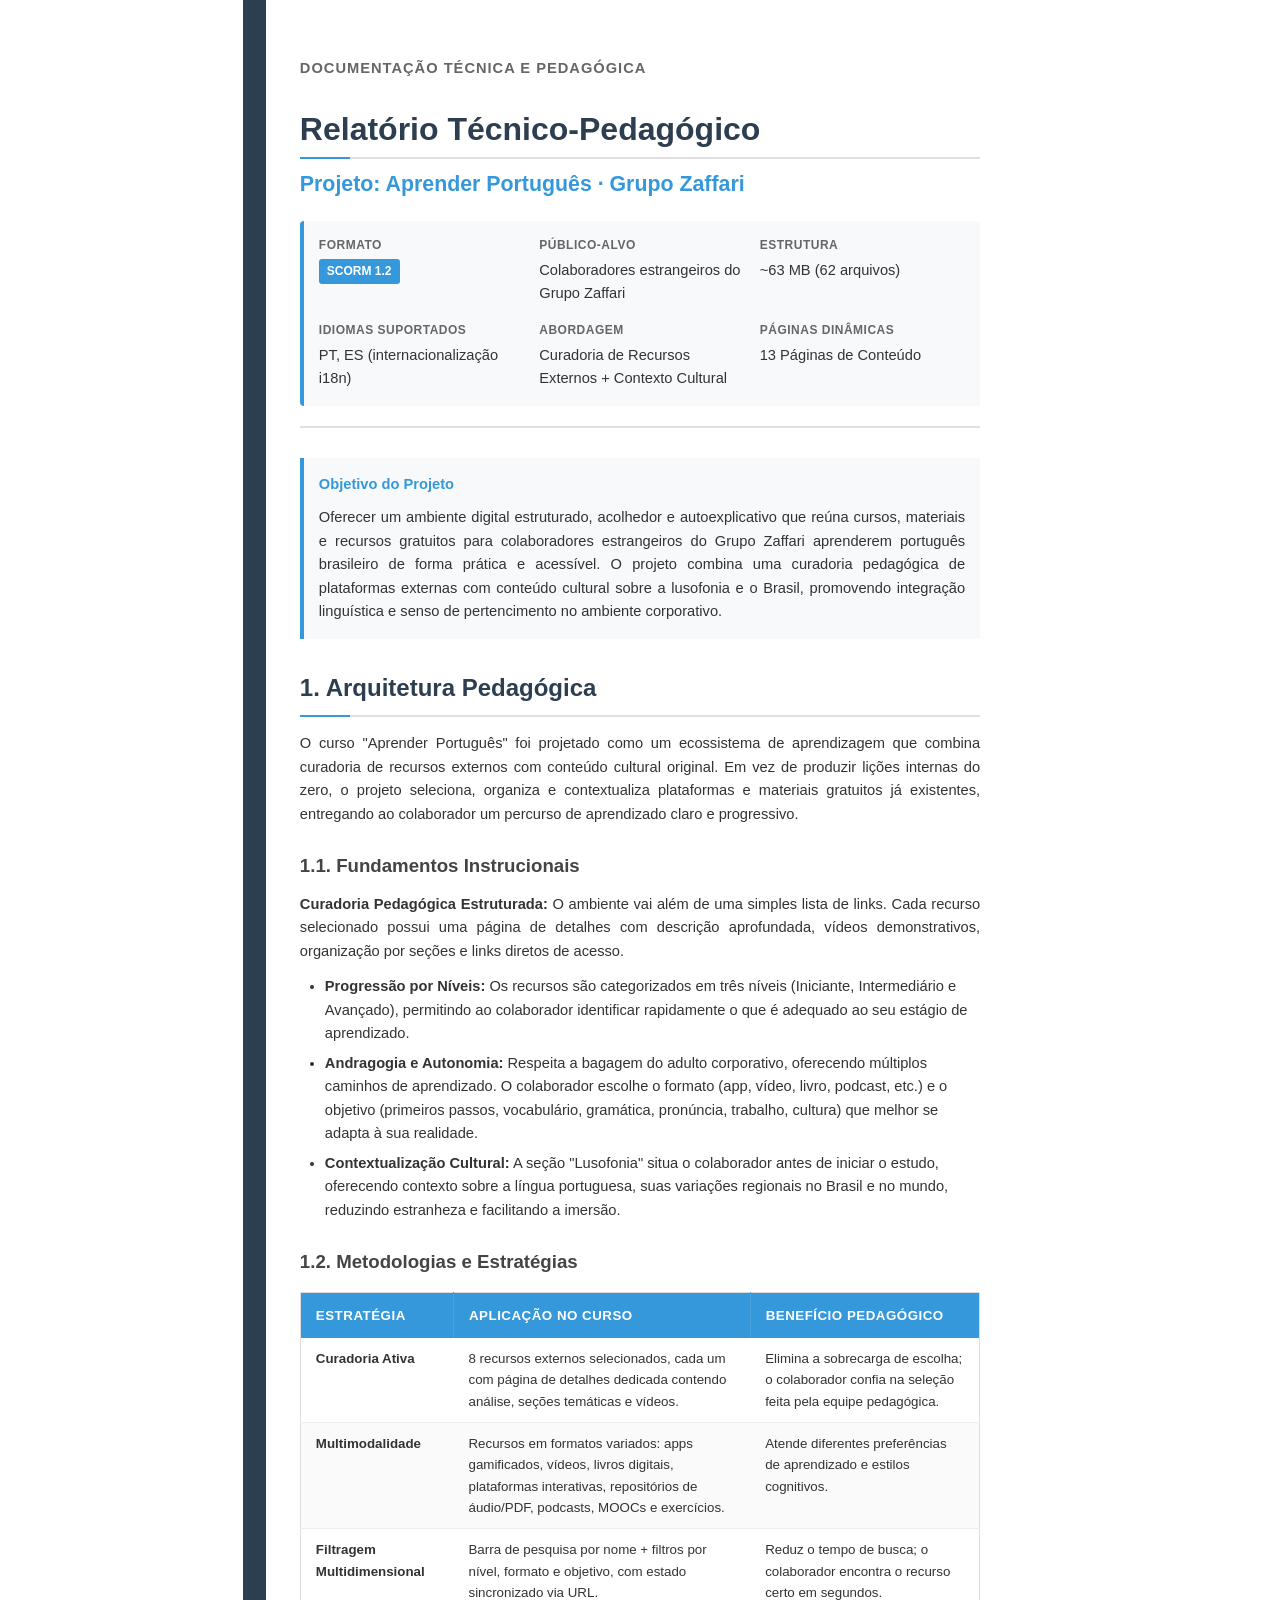
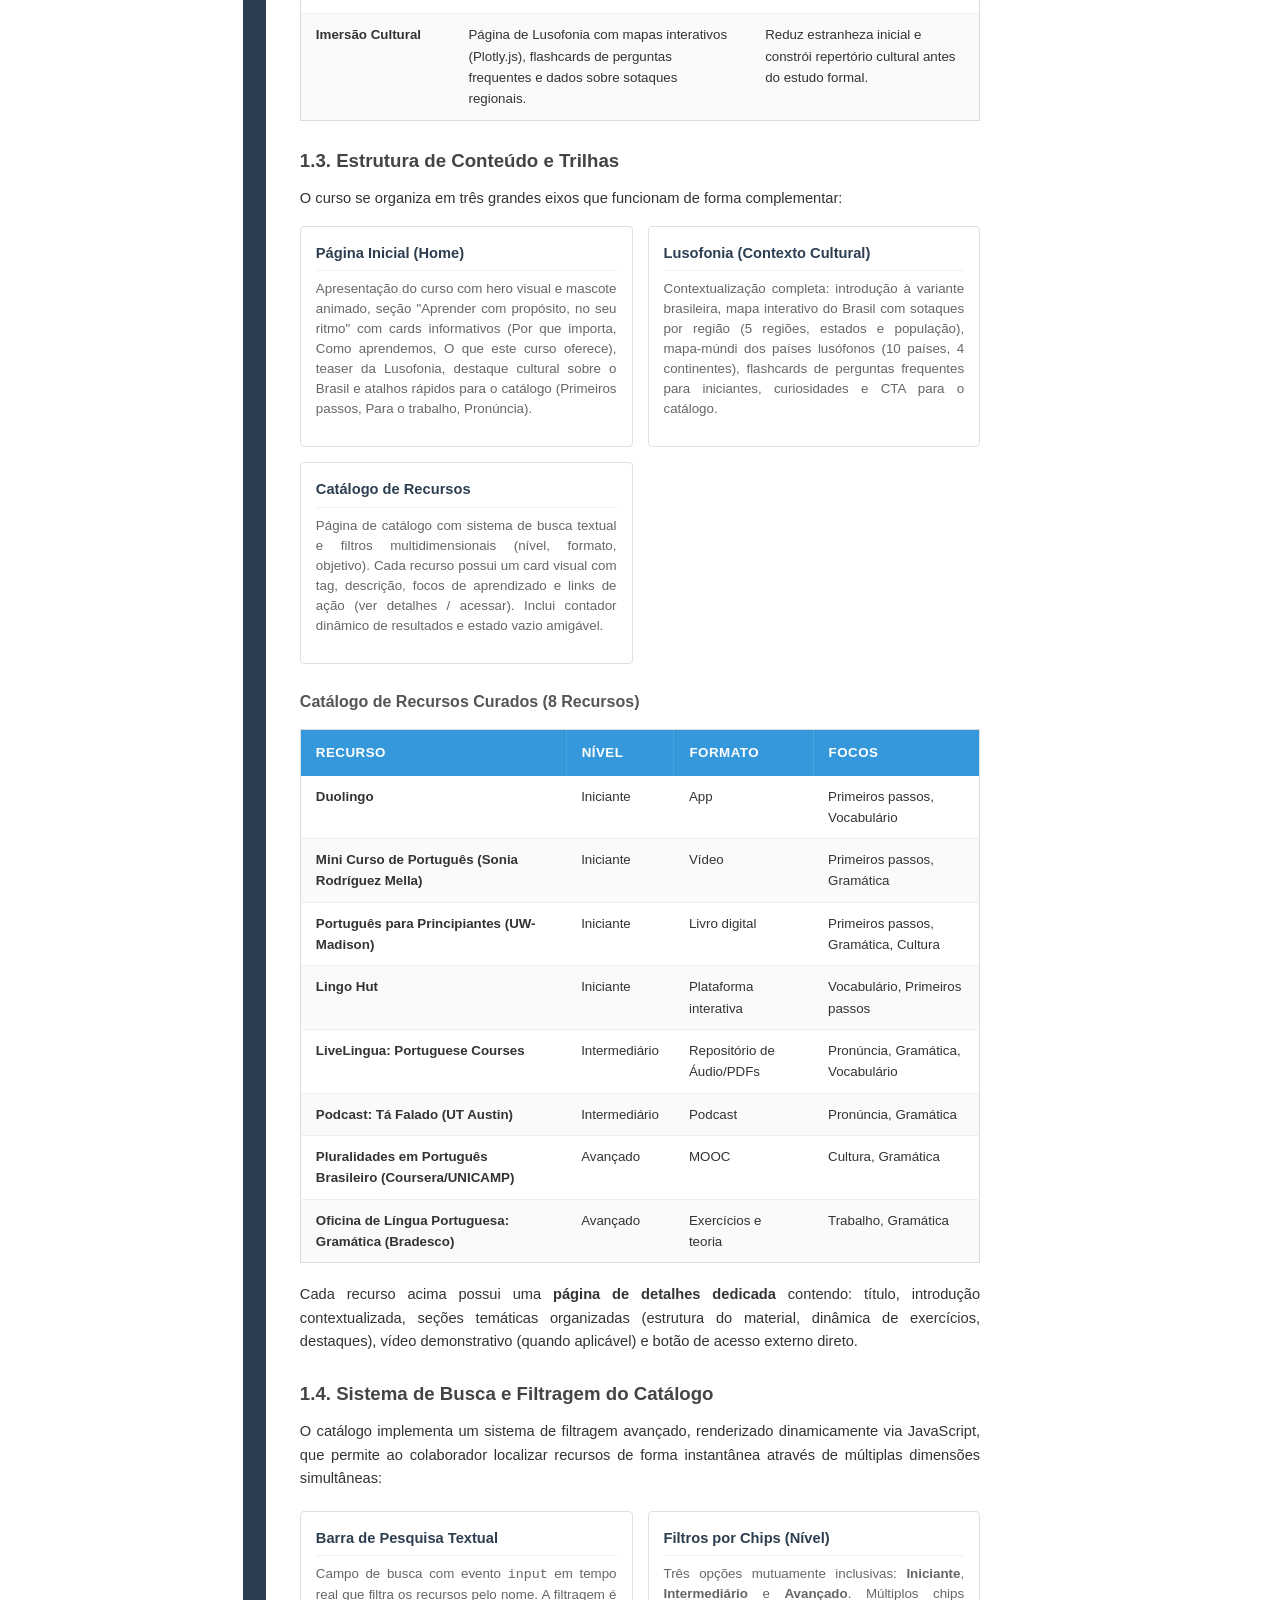
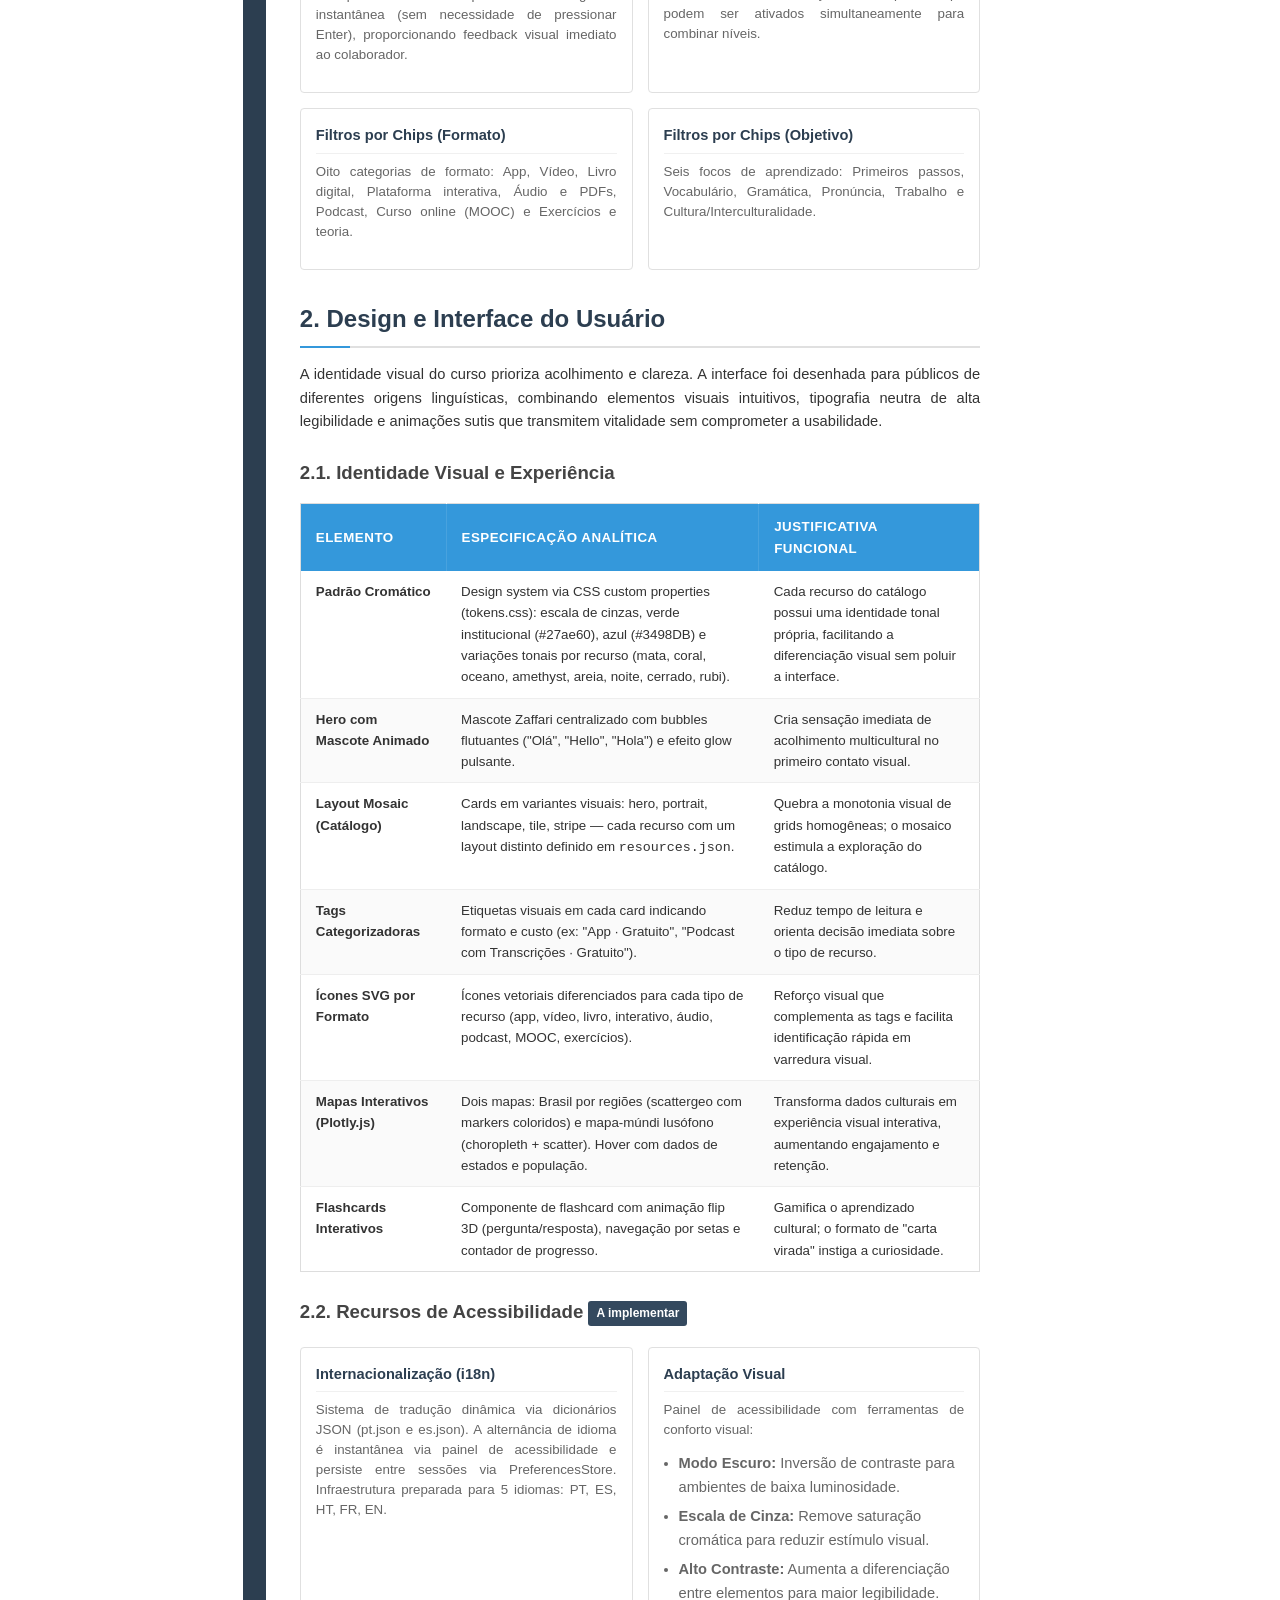
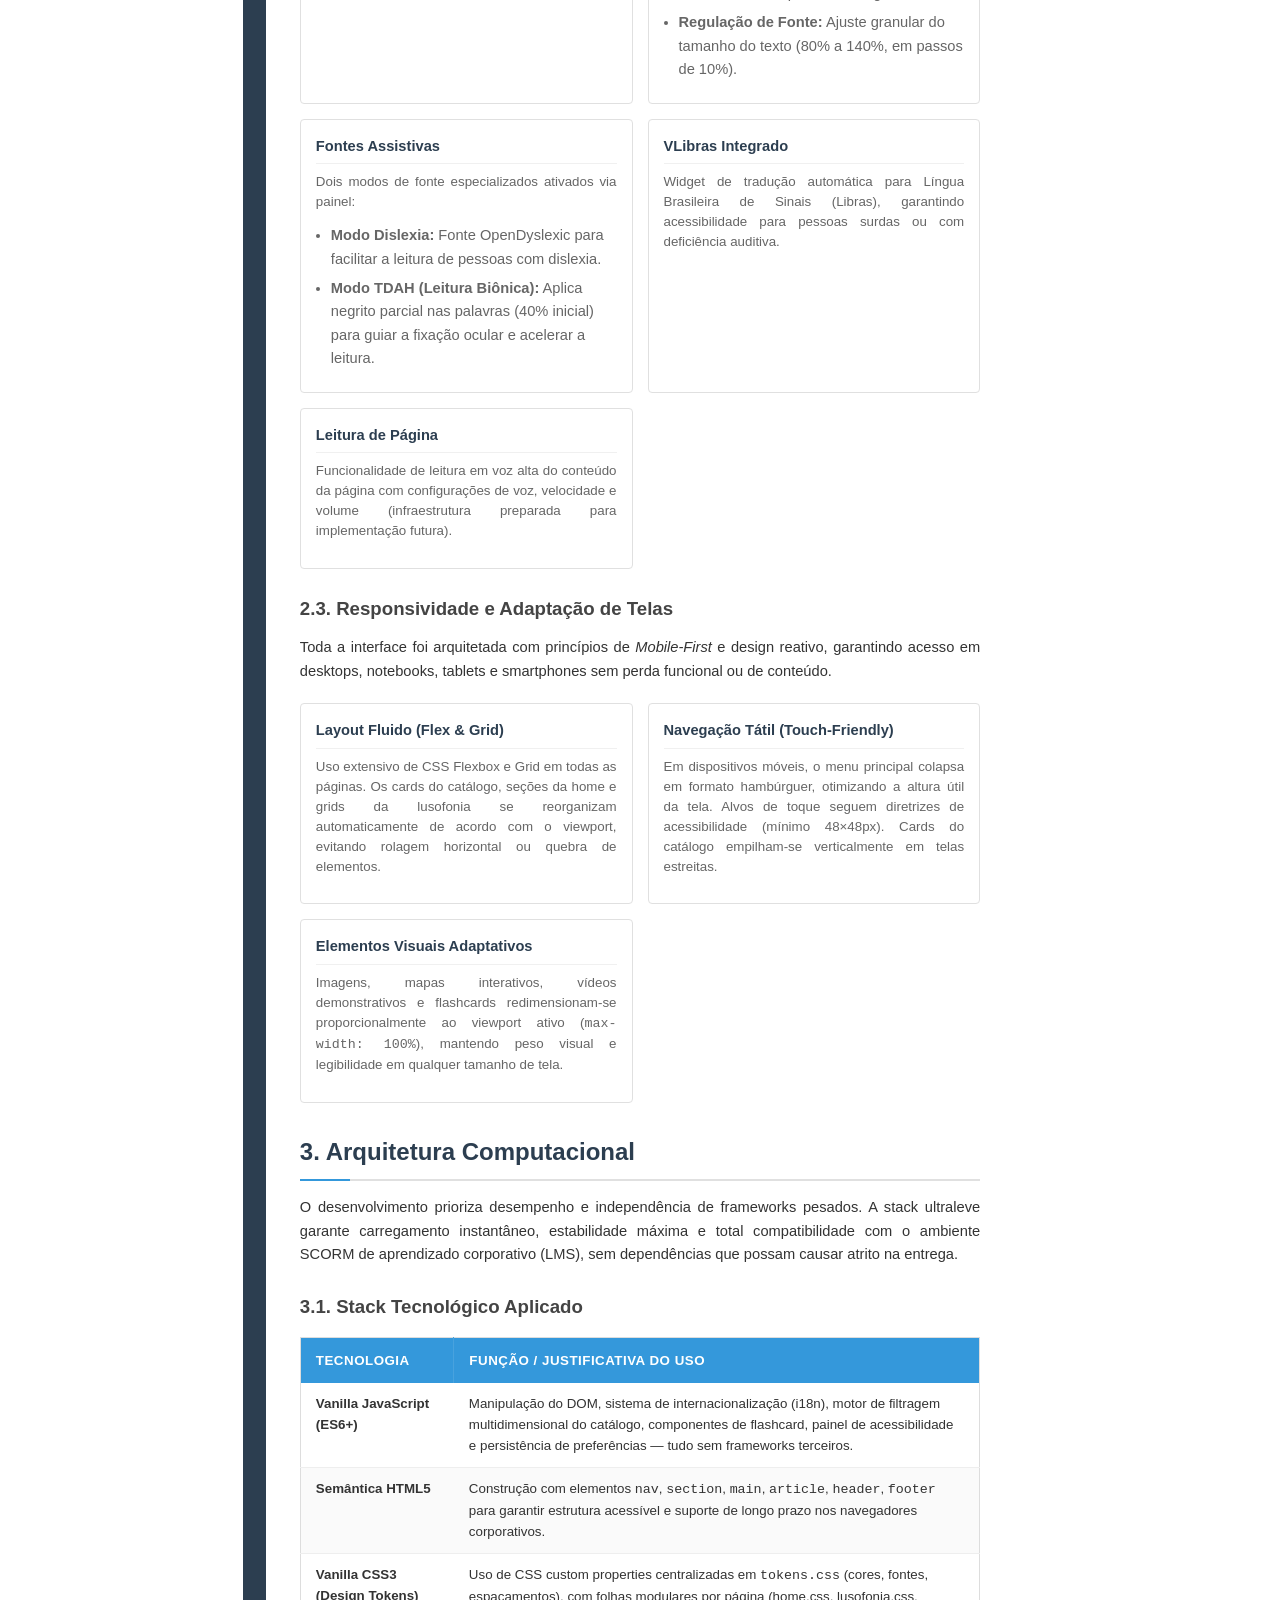
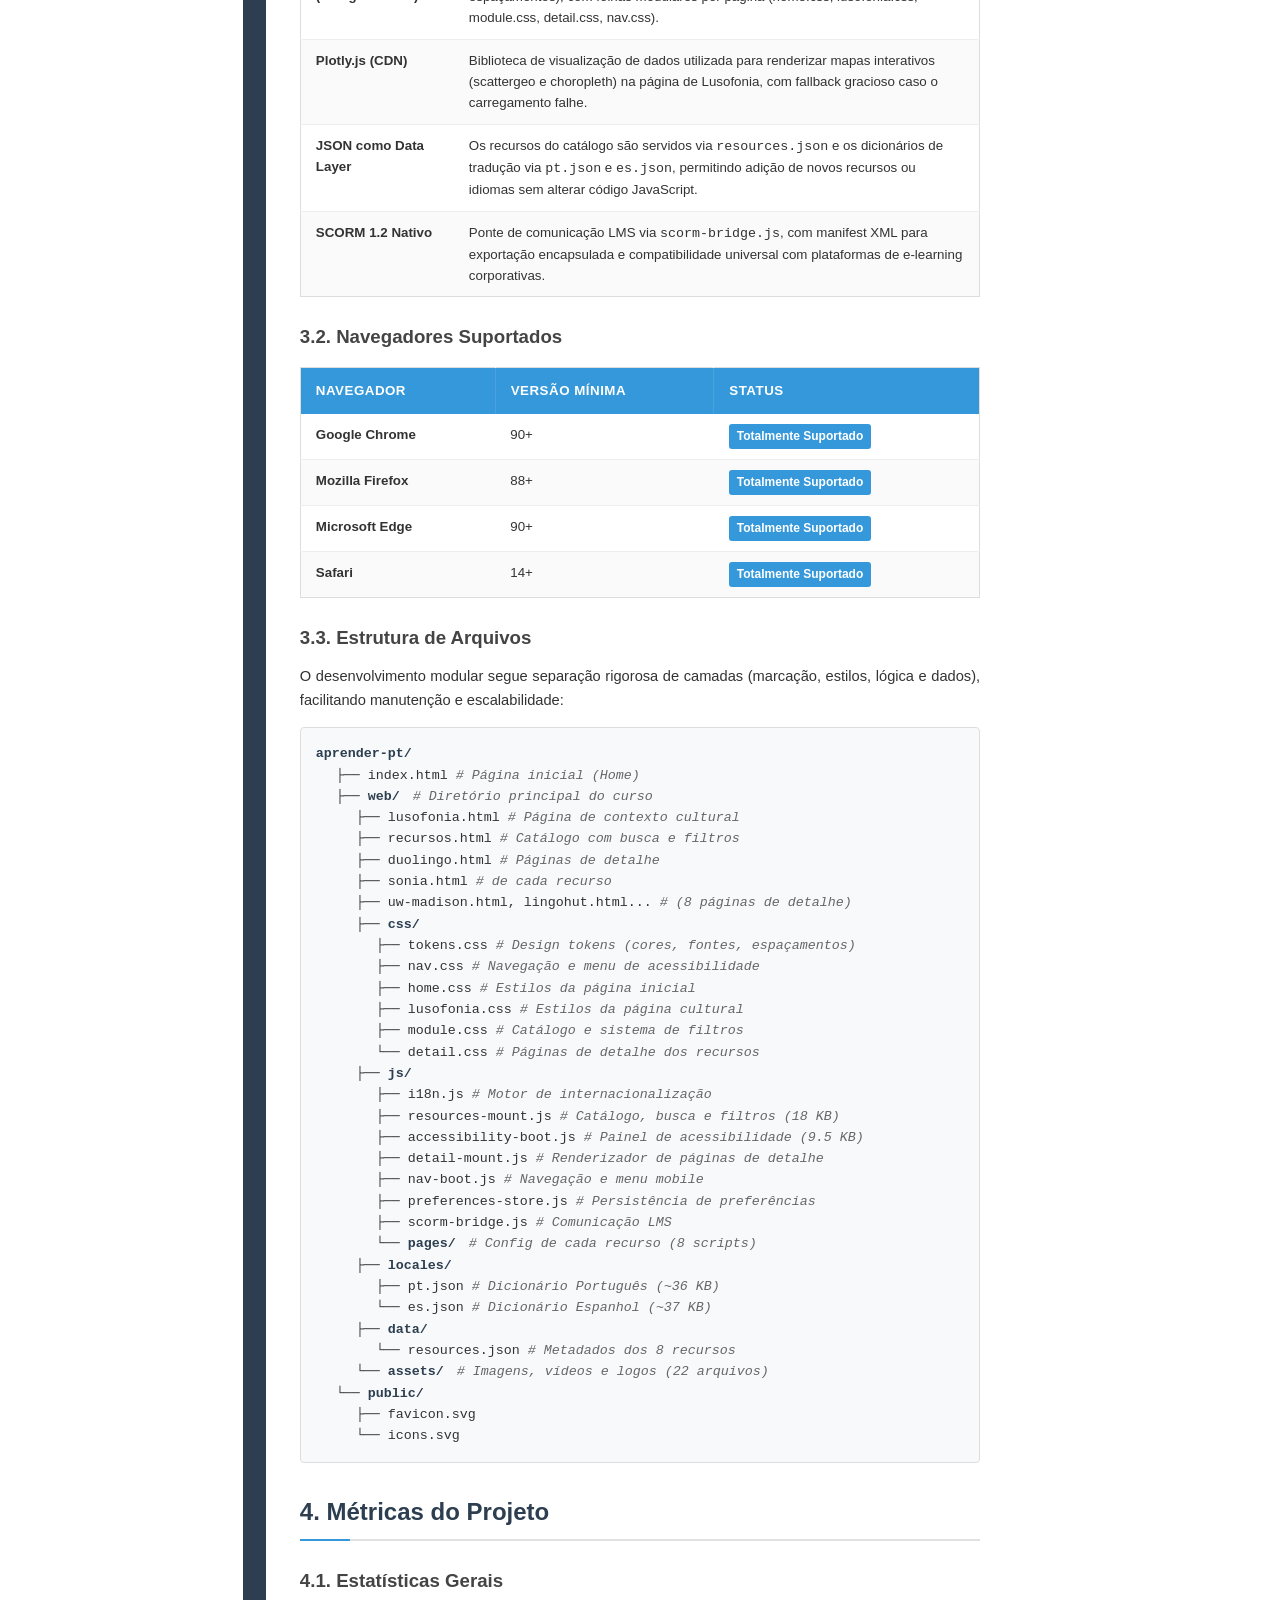
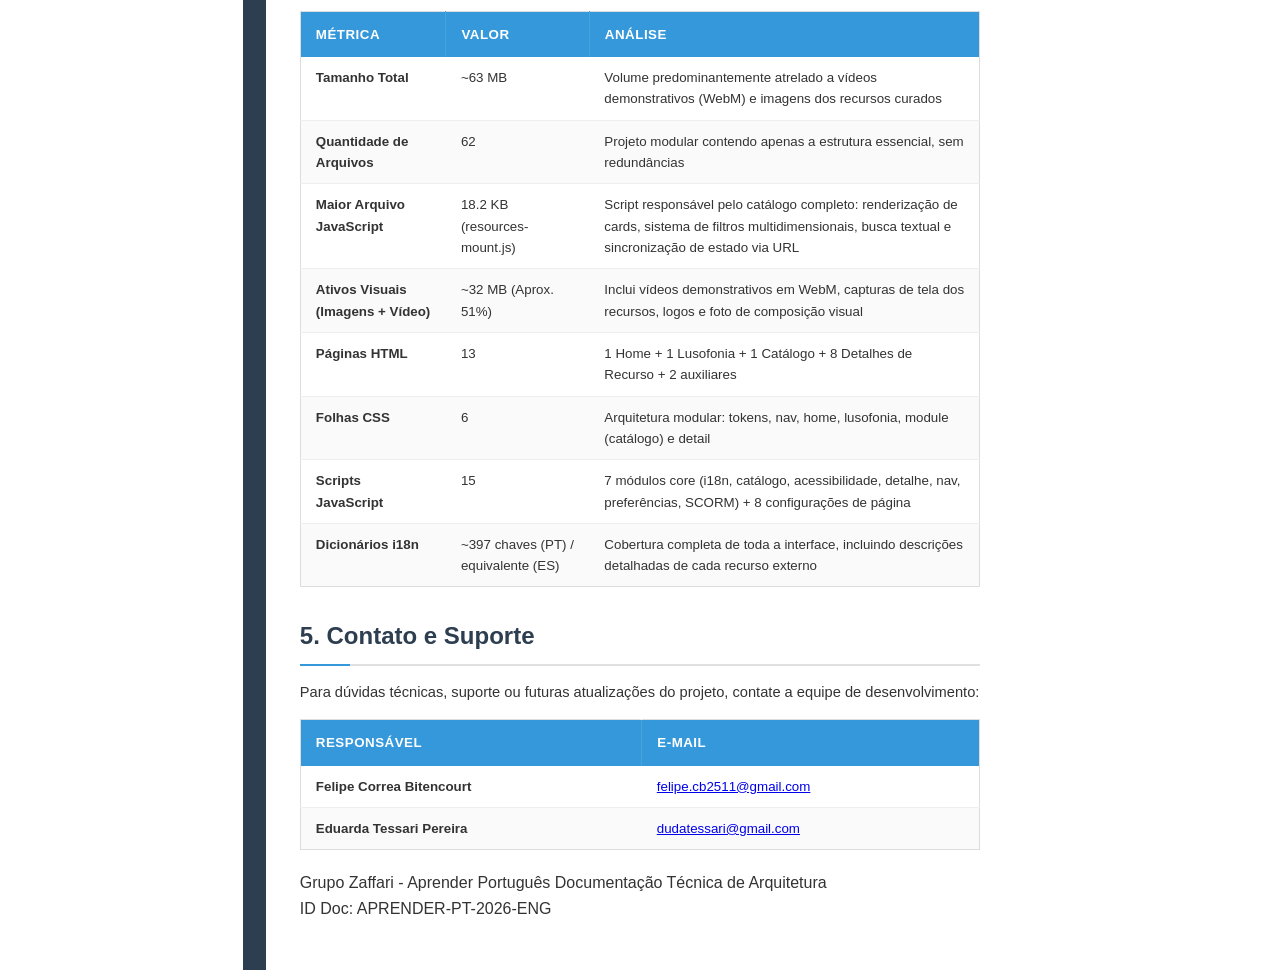
<file: relatórios/Relatório Técnico-Pedagógico - Aprender Português (1).html>
<!DOCTYPE html>
<!-- saved from url=(0204)file:///C:/Users/FELIPE%20BITENCOURT/AppData/Local/Packages/5319275A.WhatsAppDesktop_cv1g1gvanyjgm/LocalState/sessions/030A9F276DC9F9B1C007F066227134CD196FE95E/transfers/2026-17/relatorio-aprender-pt.html -->
<html lang="pt-BR"><head><meta http-equiv="Content-Type" content="text/html; charset=UTF-8">
    
    <meta name="viewport" content="width=device-width, initial-scale=1.0">
    <title>Relatório Técnico-Pedagógico - Aprender Português</title>
    <style>
        /* Reset e configurações base */
        * {
            margin: 0;
            padding: 0;
            box-sizing: border-box;
        }

        /* Configurações de impressão */
        @media print {
            @page {
                margin: 15mm;
                size: A4;
            }

            .page-break {
                page-break-before: always;
            }

            body {
                font-size: 11pt;
                line-height: 1.4;
            }

            .color-bar {
                -webkit-print-color-adjust: exact;
                print-color-adjust: exact;
            }

            a {
                color: #000;
                text-decoration: none;
            }

            .page-number::after {
                content: "Página " counter(page);
                position: absolute;
                bottom: 10mm;
                right: 15mm;
                font-size: 10pt;
                color: #666;
            }
        }

        /* Estilos principais */
        body {
            font-family: 'Inter', -apple-system, BlinkMacSystemFont, 'Segoe UI', Roboto, sans-serif;
            line-height: 1.6;
            color: #333;
            background: #fff;
            max-width: 210mm;
            margin: 0 auto;
            padding: 15mm;
            position: relative;
            counter-reset: page;
        }

        /* Barra de cor lateral */
        .color-bar {
            position: absolute;
            top: 0;
            left: 0;
            width: 6mm;
            height: 100%;
            background: #2C3E50;
            z-index: 1;
        }

        /* Cabeçalho do documento */
        .document-header {
            position: relative;
            z-index: 2;
            margin-bottom: 30px;
            padding-bottom: 20px;
            border-bottom: 2px solid #e0e0e0;
        }

        .client-identification {
            color: #666;
            font-size: 11pt;
            font-weight: 600;
            letter-spacing: 1px;
            text-transform: uppercase;
            margin-bottom: 5px;
        }

        .report-title {
            color: #2C3E50;
            font-size: 24pt;
            font-weight: 700;
            margin-bottom: 8px;
            line-height: 1.2;
        }

        .course-title {
            color: #3498DB;
            font-size: 16pt;
            font-weight: 600;
            margin-bottom: 20px;
        }

        /* Metadados do documento */
        .document-metadata {
            display: grid;
            grid-template-columns: repeat(3, 1fr);
            gap: 15px;
            margin-top: 20px;
            padding: 15px;
            background: #f8f9fa;
            border-left: 4px solid #3498DB;
            border-radius: 4px;
        }

        .metadata-item {
            display: flex;
            flex-direction: column;
        }

        .metadata-label {
            font-size: 9pt;
            color: #666;
            text-transform: uppercase;
            letter-spacing: 0.5px;
            margin-bottom: 4px;
            font-weight: 600;
        }

        .metadata-value {
            font-size: 11pt;
            color: #333;
            font-weight: 500;
        }

        /* Títulos e seções */
        h1 {
            font-size: 18pt;
            font-weight: 600;
            color: #2C3E50;
            margin: 30px 0 15px 0;
            padding-bottom: 8px;
            border-bottom: 2px solid #e0e0e0;
            position: relative;
        }

        h1::before {
            content: '';
            position: absolute;
            left: 0;
            bottom: -2px;
            width: 50px;
            height: 2px;
            background: #3498DB;
        }

        h2 {
            font-size: 14pt;
            font-weight: 600;
            color: #444;
            margin: 25px 0 12px 0;
        }

        h3 {
            font-size: 12pt;
            font-weight: 600;
            color: #555;
            margin: 20px 0 10px 0;
        }

        h4 {
            font-size: 11pt;
            font-weight: 600;
            color: #666;
            margin: 18px 0 8px 0;
        }

        /* Parágrafos e texto */
        p {
            margin-bottom: 12px;
            text-align: justify;
            font-size: 11pt;
        }

        /* Listas */
        ul,
        ol {
            margin: 0 0 15px 25px;
        }

        li {
            margin-bottom: 6px;
            font-size: 11pt;
        }

        /* Tabelas profissionais */
        table {
            width: 100%;
            border-collapse: collapse;
            margin: 15px 0 20px 0;
            font-size: 10pt;
            border: 1px solid #ddd;
        }

        thead {
            background: #3498DB;
        }

        th {
            color: white;
            padding: 12px 15px;
            text-align: left;
            font-weight: 600;
            font-size: 10pt;
            text-transform: uppercase;
            letter-spacing: 0.5px;
            border-right: 1px solid rgba(255, 255, 255, 0.1);
        }

        th:last-child {
            border-right: none;
        }

        td {
            padding: 10px 15px;
            border-bottom: 1px solid #eee;
            vertical-align: top;
        }

        tr:last-child td {
            border-bottom: none;
        }

        tr:nth-child(even) {
            background: #fafafa;
        }

        /* Estrutura de arquivos */
        .file-structure {
            background: #f8f9fa;
            border: 1px solid #ddd;
            border-radius: 4px;
            padding: 15px;
            margin: 15px 0;
            font-family: 'Consolas', 'Monaco', 'Courier New', monospace;
            font-size: 10pt;
            line-height: 1.6;
        }

        .directory {
            color: #2C3E50;
            font-weight: 600;
            display: inline-block;
            margin-right: 5px;
        }

        .file {
            color: #333;
        }

        .comment {
            color: #666;
            font-style: italic;
        }

        .indent {
            margin-left: 20px;
        }

        .indent-2 {
            margin-left: 40px;
        }

        .indent-3 {
            margin-left: 60px;
        }

        /* Indicadores e tags */
        .indicator {
            display: inline-block;
            padding: 3px 8px;
            background: #f0f0f0;
            border-radius: 3px;
            font-size: 9pt;
            font-weight: 600;
            color: #666;
            margin-right: 5px;
            vertical-align: middle;
        }

        .indicator-blue {
            background: #3498DB;
            color: white;
        }

        .indicator-dark {
            background: #2C3E50;
            color: white;
        }

        /* Especificações técnicas */
        .specification-box {
            background: #f8f9fa;
            border-left: 4px solid #3498DB;
            padding: 15px;
            margin: 15px 0;
        }

        .specification-title {
            font-size: 11pt;
            font-weight: 600;
            color: #3498DB;
            margin-bottom: 10px;
        }

        /* Configurações da Grid */
        .config-grid {
            display: grid;
            grid-template-columns: repeat(auto-fit, minmax(300px, 1fr));
            gap: 15px;
            margin: 20px 0;
        }

        .config-item {
            background: white;
            border: 1px solid #e0e0e0;
            border-radius: 4px;
            padding: 15px;
        }

        .config-title {
            font-size: 11pt;
            font-weight: 600;
            color: #2C3E50;
            margin-bottom: 8px;
            padding-bottom: 5px;
            border-bottom: 1px solid #f0f0f0;
        }

        .config-desc {
            font-size: 10pt;
            color: #666;
            line-height: 1.5;
        }

        .text-bold {
            font-weight: 600;
        }

        /* Responsividade para impressão */
        @media screen and (max-width: 768px) {
            body {
                padding: 10mm;
            }

            .document-metadata {
                grid-template-columns: 1fr;
            }
        }
    </style>
</head>

<body>
    <!-- Barra lateral de identidade -->
    <div class="color-bar"></div>

    <!-- Número da página (visível apenas na impressão) -->
    <div class="page-number"></div>

    <!-- Cabeçalho do documento -->
    <div class="document-header">
        <div class="client-identification">DOCUMENTAÇÃO TÉCNICA E PEDAGÓGICA</div>
        <h1 class="report-title">Relatório Técnico-Pedagógico</h1>
        <div class="course-title">Projeto: Aprender Português · Grupo Zaffari</div>

        <div class="document-metadata">
            <div class="metadata-item">
                <span class="metadata-label">Formato</span>
                <span class="metadata-value"><span class="indicator indicator-blue">SCORM 1.2</span></span>
            </div>
            <div class="metadata-item">
                <span class="metadata-label">Público-alvo</span>
                <span class="metadata-value">Colaboradores estrangeiros do Grupo Zaffari</span>
            </div>
            <div class="metadata-item">
                <span class="metadata-label">Estrutura</span>
                <span class="metadata-value">~63 MB (62 arquivos)</span>
            </div>
            <div class="metadata-item">
                <span class="metadata-label">Idiomas suportados</span>
                <span class="metadata-value">PT, ES (internacionalização i18n)</span>
            </div>
            <div class="metadata-item">
                <span class="metadata-label">Abordagem</span>
                <span class="metadata-value">Curadoria de Recursos Externos + Contexto Cultural</span>
            </div>
            <div class="metadata-item">
                <span class="metadata-label">Páginas Dinâmicas</span>
                <span class="metadata-value">13 Páginas de Conteúdo</span>
            </div>
        </div>
    </div>

    <!-- Objetivo do Projeto -->
    <div class="specification-box">
        <div class="specification-title">Objetivo do Projeto</div>
        <p style="margin-bottom: 0;">Oferecer um ambiente digital estruturado, acolhedor e autoexplicativo que reúna cursos, materiais e recursos gratuitos para colaboradores estrangeiros do Grupo Zaffari aprenderem português brasileiro de forma prática e acessível. O projeto combina uma curadoria pedagógica de plataformas externas com conteúdo cultural sobre a lusofonia e o Brasil, promovendo integração linguística e senso de pertencimento no ambiente corporativo.</p>
    </div>

    <!-- Seção 1: Arquitetura Pedagógica -->
    <h1>1. Arquitetura Pedagógica</h1>

    <p>O curso "Aprender Português" foi projetado como um ecossistema de aprendizagem que combina curadoria de recursos externos com conteúdo cultural original. Em vez de produzir lições internas do zero, o projeto seleciona, organiza e contextualiza plataformas e materiais gratuitos já existentes, entregando ao colaborador um percurso de aprendizado claro e progressivo.</p>

    <h2>1.1. Fundamentos Instrucionais</h2>

    <p><span class="text-bold">Curadoria Pedagógica Estruturada:</span> O ambiente vai além de uma simples lista de links. Cada recurso selecionado possui uma página de detalhes com descrição aprofundada, vídeos demonstrativos, organização por seções e links diretos de acesso.</p>
    <ul>
        <li><span class="text-bold">Progressão por Níveis:</span> Os recursos são categorizados em três níveis (Iniciante, Intermediário e Avançado), permitindo ao colaborador identificar rapidamente o que é adequado ao seu estágio de aprendizado.</li>
        <li><span class="text-bold">Andragogia e Autonomia:</span> Respeita a bagagem do adulto corporativo, oferecendo múltiplos caminhos de aprendizado. O colaborador escolhe o formato (app, vídeo, livro, podcast, etc.) e o objetivo (primeiros passos, vocabulário, gramática, pronúncia, trabalho, cultura) que melhor se adapta à sua realidade.</li>
        <li><span class="text-bold">Contextualização Cultural:</span> A seção "Lusofonia" situa o colaborador antes de iniciar o estudo, oferecendo contexto sobre a língua portuguesa, suas variações regionais no Brasil e no mundo, reduzindo estranheza e facilitando a imersão.</li>
    </ul>

    <h2>1.2. Metodologias e Estratégias</h2>

    <table>
        <thead>
            <tr>
                <th>Estratégia</th>
                <th>Aplicação no Curso</th>
                <th>Benefício Pedagógico</th>
            </tr>
        </thead>
        <tbody>
            <tr>
                <td><span class="text-bold">Curadoria Ativa</span></td>
                <td>8 recursos externos selecionados, cada um com página de detalhes dedicada contendo análise, seções temáticas e vídeos.</td>
                <td>Elimina a sobrecarga de escolha; o colaborador confia na seleção feita pela equipe pedagógica.</td>
            </tr>
            <tr>
                <td><span class="text-bold">Multimodalidade</span></td>
                <td>Recursos em formatos variados: apps gamificados, vídeos, livros digitais, plataformas interativas, repositórios de áudio/PDF, podcasts, MOOCs e exercícios.</td>
                <td>Atende diferentes preferências de aprendizado e estilos cognitivos.</td>
            </tr>
            <tr>
                <td><span class="text-bold">Filtragem Multidimensional</span></td>
                <td>Barra de pesquisa por nome + filtros por nível, formato e objetivo, com estado sincronizado via URL.</td>
                <td>Reduz o tempo de busca; o colaborador encontra o recurso certo em segundos.</td>
            </tr>
            <tr>
                <td><span class="text-bold">Imersão Cultural</span></td>
                <td>Página de Lusofonia com mapas interativos (Plotly.js), flashcards de perguntas frequentes e dados sobre sotaques regionais.</td>
                <td>Reduz estranheza inicial e constrói repertório cultural antes do estudo formal.</td>
            </tr>
        </tbody>
    </table>

    <div class="page-break"></div>

    <h2>1.3. Estrutura de Conteúdo e Trilhas</h2>

    <p>O curso se organiza em três grandes eixos que funcionam de forma complementar:</p>

    <div class="config-grid" style="margin-top: 15px; margin-bottom: 25px;">
        <div class="config-item">
            <div class="config-title">Página Inicial (Home)</div>
            <p class="config-desc">Apresentação do curso com hero visual e mascote animado, seção "Aprender com propósito, no seu ritmo" com cards informativos (Por que importa, Como aprendemos, O que este curso oferece), teaser da Lusofonia, destaque cultural sobre o Brasil e atalhos rápidos para o catálogo (Primeiros passos, Para o trabalho, Pronúncia).</p>
        </div>
        <div class="config-item">
            <div class="config-title">Lusofonia (Contexto Cultural)</div>
            <p class="config-desc">Contextualização completa: introdução à variante brasileira, mapa interativo do Brasil com sotaques por região (5 regiões, estados e população), mapa-múndi dos países lusófonos (10 países, 4 continentes), flashcards de perguntas frequentes para iniciantes, curiosidades e CTA para o catálogo.</p>
        </div>
        <div class="config-item">
            <div class="config-title">Catálogo de Recursos</div>
            <p class="config-desc">Página de catálogo com sistema de busca textual e filtros multidimensionais (nível, formato, objetivo). Cada recurso possui um card visual com tag, descrição, focos de aprendizado e links de ação (ver detalhes / acessar). Inclui contador dinâmico de resultados e estado vazio amigável.</p>
        </div>
    </div>

    <h3>Catálogo de Recursos Curados (8 Recursos)</h3>

    <table>
        <thead>
            <tr>
                <th>Recurso</th>
                <th>Nível</th>
                <th>Formato</th>
                <th>Focos</th>
            </tr>
        </thead>
        <tbody>
            <tr>
                <td><span class="text-bold">Duolingo</span></td>
                <td>Iniciante</td>
                <td>App</td>
                <td>Primeiros passos, Vocabulário</td>
            </tr>
            <tr>
                <td><span class="text-bold">Mini Curso de Português (Sonia Rodríguez Mella)</span></td>
                <td>Iniciante</td>
                <td>Vídeo</td>
                <td>Primeiros passos, Gramática</td>
            </tr>
            <tr>
                <td><span class="text-bold">Português para Principiantes (UW-Madison)</span></td>
                <td>Iniciante</td>
                <td>Livro digital</td>
                <td>Primeiros passos, Gramática, Cultura</td>
            </tr>
            <tr>
                <td><span class="text-bold">Lingo Hut</span></td>
                <td>Iniciante</td>
                <td>Plataforma interativa</td>
                <td>Vocabulário, Primeiros passos</td>
            </tr>
            <tr>
                <td><span class="text-bold">LiveLingua: Portuguese Courses</span></td>
                <td>Intermediário</td>
                <td>Repositório de Áudio/PDFs</td>
                <td>Pronúncia, Gramática, Vocabulário</td>
            </tr>
            <tr>
                <td><span class="text-bold">Podcast: Tá Falado (UT Austin)</span></td>
                <td>Intermediário</td>
                <td>Podcast</td>
                <td>Pronúncia, Gramática</td>
            </tr>
            <tr>
                <td><span class="text-bold">Pluralidades em Português Brasileiro (Coursera/UNICAMP)</span></td>
                <td>Avançado</td>
                <td>MOOC</td>
                <td>Cultura, Gramática</td>
            </tr>
            <tr>
                <td><span class="text-bold">Oficina de Língua Portuguesa: Gramática (Bradesco)</span></td>
                <td>Avançado</td>
                <td>Exercícios e teoria</td>
                <td>Trabalho, Gramática</td>
            </tr>
        </tbody>
    </table>

    <p>Cada recurso acima possui uma <span class="text-bold">página de detalhes dedicada</span> contendo: título, introdução contextualizada, seções temáticas organizadas (estrutura do material, dinâmica de exercícios, destaques), vídeo demonstrativo (quando aplicável) e botão de acesso externo direto.</p>

    <div class="page-break"></div>

    <h2>1.4. Sistema de Busca e Filtragem do Catálogo</h2>

    <p>O catálogo implementa um sistema de filtragem avançado, renderizado dinamicamente via JavaScript, que permite ao colaborador localizar recursos de forma instantânea através de múltiplas dimensões simultâneas:</p>

    <div class="config-grid">
        <div class="config-item">
            <div class="config-title">Barra de Pesquisa Textual</div>
            <p class="config-desc">Campo de busca com evento <code>input</code> em tempo real que filtra os recursos pelo nome. A filtragem é instantânea (sem necessidade de pressionar Enter), proporcionando feedback visual imediato ao colaborador.</p>
        </div>
        <div class="config-item">
            <div class="config-title">Filtros por Chips (Nível)</div>
            <p class="config-desc">Três opções mutuamente inclusivas: <strong>Iniciante</strong>, <strong>Intermediário</strong> e <strong>Avançado</strong>. Múltiplos chips podem ser ativados simultaneamente para combinar níveis.</p>
        </div>
        <div class="config-item">
            <div class="config-title">Filtros por Chips (Formato)</div>
            <p class="config-desc">Oito categorias de formato: App, Vídeo, Livro digital, Plataforma interativa, Áudio e PDFs, Podcast, Curso online (MOOC) e Exercícios e teoria.</p>
        </div>
        <div class="config-item">
            <div class="config-title">Filtros por Chips (Objetivo)</div>
            <p class="config-desc">Seis focos de aprendizado: Primeiros passos, Vocabulário, Gramática, Pronúncia, Trabalho e Cultura/Interculturalidade.</p>
        </div>
    </div>


    <div class="page-break"></div>

    <!-- Seção 2: Design e Interface -->
    <h1>2. Design e Interface do Usuário</h1>

    <p>A identidade visual do curso prioriza acolhimento e clareza. A interface foi desenhada para públicos de diferentes origens linguísticas, combinando elementos visuais intuitivos, tipografia neutra de alta legibilidade e animações sutis que transmitem vitalidade sem comprometer a usabilidade.</p>

    <h2>2.1. Identidade Visual e Experiência</h2>

    <table>
        <thead>
            <tr>
                <th>Elemento</th>
                <th>Especificação Analítica</th>
                <th>Justificativa Funcional</th>
            </tr>
        </thead>
        <tbody>
            <tr>
                <td><span class="text-bold">Padrão Cromático</span></td>
                <td>Design system via CSS custom properties (tokens.css): escala de cinzas, verde institucional (#27ae60), azul (#3498DB) e variações tonais por recurso (mata, coral, oceano, amethyst, areia, noite, cerrado, rubi).</td>
                <td>Cada recurso do catálogo possui uma identidade tonal própria, facilitando a diferenciação visual sem poluir a interface.</td>
            </tr>
            <tr>
                <td><span class="text-bold">Hero com Mascote Animado</span></td>
                <td>Mascote Zaffari centralizado com bubbles flutuantes ("Olá", "Hello", "Hola") e efeito glow pulsante.</td>
                <td>Cria sensação imediata de acolhimento multicultural no primeiro contato visual.</td>
            </tr>
            <tr>
                <td><span class="text-bold">Layout Mosaic (Catálogo)</span></td>
                <td>Cards em variantes visuais: hero, portrait, landscape, tile, stripe — cada recurso com um layout distinto definido em <code>resources.json</code>.</td>
                <td>Quebra a monotonia visual de grids homogêneas; o mosaico estimula a exploração do catálogo.</td>
            </tr>
            <tr>
                <td><span class="text-bold">Tags Categorizadoras</span></td>
                <td>Etiquetas visuais em cada card indicando formato e custo (ex: "App · Gratuito", "Podcast com Transcrições · Gratuito").</td>
                <td>Reduz tempo de leitura e orienta decisão imediata sobre o tipo de recurso.</td>
            </tr>
            <tr>
                <td><span class="text-bold">Ícones SVG por Formato</span></td>
                <td>Ícones vetoriais diferenciados para cada tipo de recurso (app, vídeo, livro, interativo, áudio, podcast, MOOC, exercícios).</td>
                <td>Reforço visual que complementa as tags e facilita identificação rápida em varredura visual.</td>
            </tr>
            <tr>
                <td><span class="text-bold">Mapas Interativos (Plotly.js)</span></td>
                <td>Dois mapas: Brasil por regiões (scattergeo com markers coloridos) e mapa-múndi lusófono (choropleth + scatter). Hover com dados de estados e população.</td>
                <td>Transforma dados culturais em experiência visual interativa, aumentando engajamento e retenção.</td>
            </tr>
            <tr>
                <td><span class="text-bold">Flashcards Interativos</span></td>
                <td>Componente de flashcard com animação flip 3D (pergunta/resposta), navegação por setas e contador de progresso.</td>
                <td>Gamifica o aprendizado cultural; o formato de "carta virada" instiga a curiosidade.</td>
            </tr>
        </tbody>
    </table>

    <h2>2.2. Recursos de Acessibilidade <span class="indicator indicator-blue" style="background:#34495e; color: #fff;">A implementar</span></h2>

    <div class="config-grid">
        <div class="config-item">
            <div class="config-title">Internacionalização (i18n)</div>
            <p class="config-desc">Sistema de tradução dinâmica via dicionários JSON (pt.json e es.json). A alternância de idioma é instantânea via painel de acessibilidade e persiste entre sessões via PreferencesStore. Infraestrutura preparada para 5 idiomas: PT, ES, HT, FR, EN.</p>
        </div>
        <div class="config-item">
            <div class="config-title">Adaptação Visual</div>
            <p class="config-desc">Painel de acessibilidade com ferramentas de conforto visual:</p>
            <ul style="margin: 5px 0 0 15px; font-size: 10pt; color: #666;">
                <li><strong>Modo Escuro:</strong> Inversão de contraste para ambientes de baixa luminosidade.</li>
                <li><strong>Escala de Cinza:</strong> Remove saturação cromática para reduzir estímulo visual.</li>
                <li><strong>Alto Contraste:</strong> Aumenta a diferenciação entre elementos para maior legibilidade.</li>
                <li><strong>Regulação de Fonte:</strong> Ajuste granular do tamanho do texto (80% a 140%, em passos de 10%).</li>
            </ul>
        </div>
        <div class="config-item">
            <div class="config-title">Fontes Assistivas</div>
            <p class="config-desc">Dois modos de fonte especializados ativados via painel:</p>
            <ul style="margin: 5px 0 0 15px; font-size: 10pt; color: #666;">
                <li><strong>Modo Dislexia:</strong> Fonte OpenDyslexic para facilitar a leitura de pessoas com dislexia.</li>
                <li><strong>Modo TDAH (Leitura Biônica):</strong> Aplica negrito parcial nas palavras (40% inicial) para guiar a fixação ocular e acelerar a leitura.</li>
            </ul>
        </div>
        <div class="config-item">
            <div class="config-title">VLibras Integrado</div>
            <p class="config-desc">Widget de tradução automática para Língua Brasileira de Sinais (Libras), garantindo acessibilidade para pessoas surdas ou com deficiência auditiva.</p>
        </div>
        <div class="config-item">
            <div class="config-title">Leitura de Página</div>
            <p class="config-desc">Funcionalidade de leitura em voz alta do conteúdo da página com configurações de voz, velocidade e volume (infraestrutura preparada para implementação futura).</p>
        </div>
    </div>

    <div class="page-break"></div>

    <h2>2.3. Responsividade e Adaptação de Telas</h2>

    <p>Toda a interface foi arquitetada com princípios de <em>Mobile-First</em> e design reativo, garantindo acesso em desktops, notebooks, tablets e smartphones sem perda funcional ou de conteúdo.</p>

    <div class="config-grid">
        <div class="config-item">
            <div class="config-title">Layout Fluido (Flex &amp; Grid)</div>
            <p class="config-desc">Uso extensivo de CSS Flexbox e Grid em todas as páginas. Os cards do catálogo, seções da home e grids da lusofonia se reorganizam automaticamente de acordo com o viewport, evitando rolagem horizontal ou quebra de elementos.</p>
        </div>
        <div class="config-item">
            <div class="config-title">Navegação Tátil (Touch-Friendly)</div>
            <p class="config-desc">Em dispositivos móveis, o menu principal colapsa em formato hambúrguer, otimizando a altura útil da tela. Alvos de toque seguem diretrizes de acessibilidade (mínimo 48×48px). Cards do catálogo empilham-se verticalmente em telas estreitas.</p>
        </div>
        <div class="config-item">
            <div class="config-title">Elementos Visuais Adaptativos</div>
            <p class="config-desc">Imagens, mapas interativos, vídeos demonstrativos e flashcards redimensionam-se proporcionalmente ao viewport ativo (<code>max-width: 100%</code>), mantendo peso visual e legibilidade em qualquer tamanho de tela.</p>
        </div>
    </div>

    <!-- Seção 3: Arquitetura Técnica -->
    <h1>3. Arquitetura Computacional</h1>

    <p>O desenvolvimento prioriza desempenho e independência de frameworks pesados. A stack ultraleve garante carregamento instantâneo, estabilidade máxima e total compatibilidade com o ambiente SCORM de aprendizado corporativo (LMS), sem dependências que possam causar atrito na entrega.</p>

    <h2>3.1. Stack Tecnológico Aplicado</h2>

    <table>
        <thead>
            <tr>
                <th>Tecnologia</th>
                <th>Função / Justificativa do Uso</th>
            </tr>
        </thead>
        <tbody>
            <tr>
                <td><span class="text-bold">Vanilla JavaScript (ES6+)</span></td>
                <td>Manipulação do DOM, sistema de internacionalização (i18n), motor de filtragem multidimensional do catálogo, componentes de flashcard, painel de acessibilidade e persistência de preferências — tudo sem frameworks terceiros.</td>
            </tr>
            <tr>
                <td><span class="text-bold">Semântica HTML5</span></td>
                <td>Construção com elementos <code>nav</code>, <code>section</code>, <code>main</code>, <code>article</code>, <code>header</code>, <code>footer</code> para garantir estrutura acessível e suporte de longo prazo nos navegadores corporativos.</td>
            </tr>
            <tr>
                <td><span class="text-bold">Vanilla CSS3 (Design Tokens)</span></td>
                <td>Uso de CSS custom properties centralizadas em <code>tokens.css</code> (cores, fontes, espaçamentos), com folhas modulares por página (home.css, lusofonia.css, module.css, detail.css, nav.css).</td>
            </tr>
            <tr>
                <td><span class="text-bold">Plotly.js (CDN)</span></td>
                <td>Biblioteca de visualização de dados utilizada para renderizar mapas interativos (scattergeo e choropleth) na página de Lusofonia, com fallback gracioso caso o carregamento falhe.</td>
            </tr>
            <tr>
                <td><span class="text-bold">JSON como Data Layer</span></td>
                <td>Os recursos do catálogo são servidos via <code>resources.json</code> e os dicionários de tradução via <code>pt.json</code> e <code>es.json</code>, permitindo adição de novos recursos ou idiomas sem alterar código JavaScript.</td>
            </tr>
            <tr>
                <td><span class="text-bold">SCORM 1.2 Nativo</span></td>
                <td>Ponte de comunicação LMS via <code>scorm-bridge.js</code>, com manifest XML para exportação encapsulada e compatibilidade universal com plataformas de e-learning corporativas.</td>
            </tr>
        </tbody>
    </table>

    <div class="page-break"></div>

    <h2>3.2. Navegadores Suportados</h2>

    <table>
        <thead>
            <tr>
                <th>Navegador</th>
                <th>Versão Mínima</th>
                <th>Status</th>
            </tr>
        </thead>
        <tbody>
            <tr>
                <td><span class="text-bold">Google Chrome</span></td>
                <td>90+</td>
                <td><span class="indicator indicator-blue">Totalmente Suportado</span></td>
            </tr>
            <tr>
                <td><span class="text-bold">Mozilla Firefox</span></td>
                <td>88+</td>
                <td><span class="indicator indicator-blue">Totalmente Suportado</span></td>
            </tr>
            <tr>
                <td><span class="text-bold">Microsoft Edge</span></td>
                <td>90+</td>
                <td><span class="indicator indicator-blue">Totalmente Suportado</span></td>
            </tr>
            <tr>
                <td><span class="text-bold">Safari</span></td>
                <td>14+</td>
                <td><span class="indicator indicator-blue">Totalmente Suportado</span></td>
            </tr>
        </tbody>
    </table>

    <h2>3.3. Estrutura de Arquivos</h2>

    <p>O desenvolvimento modular segue separação rigorosa de camadas (marcação, estilos, lógica e dados), facilitando manutenção e escalabilidade:</p>

    <div class="file-structure">
        <span class="directory">aprender-pt/</span><br>
        <span class="indent">├── <span class="file">index.html</span> <span class="comment"># Página inicial (Home)</span></span><br>
        <span class="indent">├── <span class="directory">web/</span> <span class="comment"># Diretório principal do curso</span></span><br>
        <span class="indent-2">├── <span class="file">lusofonia.html</span> <span class="comment"># Página de contexto cultural</span></span><br>
        <span class="indent-2">├── <span class="file">recursos.html</span> <span class="comment"># Catálogo com busca e filtros</span></span><br>
        <span class="indent-2">├── <span class="file">duolingo.html</span> <span class="comment"># Páginas de detalhe</span></span><br>
        <span class="indent-2">├── <span class="file">sonia.html</span> <span class="comment"># de cada recurso</span></span><br>
        <span class="indent-2">├── <span class="file">uw-madison.html, lingohut.html...</span> <span class="comment"># (8 páginas de detalhe)</span></span><br>
        <span class="indent-2">├── <span class="directory">css/</span></span><br>
        <span class="indent-3">├── <span class="file">tokens.css</span> <span class="comment"># Design tokens (cores, fontes, espaçamentos)</span></span><br>
        <span class="indent-3">├── <span class="file">nav.css</span> <span class="comment"># Navegação e menu de acessibilidade</span></span><br>
        <span class="indent-3">├── <span class="file">home.css</span> <span class="comment"># Estilos da página inicial</span></span><br>
        <span class="indent-3">├── <span class="file">lusofonia.css</span> <span class="comment"># Estilos da página cultural</span></span><br>
        <span class="indent-3">├── <span class="file">module.css</span> <span class="comment"># Catálogo e sistema de filtros</span></span><br>
        <span class="indent-3">└── <span class="file">detail.css</span> <span class="comment"># Páginas de detalhe dos recursos</span></span><br>
        <span class="indent-2">├── <span class="directory">js/</span></span><br>
        <span class="indent-3">├── <span class="file">i18n.js</span> <span class="comment"># Motor de internacionalização</span></span><br>
        <span class="indent-3">├── <span class="file">resources-mount.js</span> <span class="comment"># Catálogo, busca e filtros (18 KB)</span></span><br>
        <span class="indent-3">├── <span class="file">accessibility-boot.js</span> <span class="comment"># Painel de acessibilidade (9.5 KB)</span></span><br>
        <span class="indent-3">├── <span class="file">detail-mount.js</span> <span class="comment"># Renderizador de páginas de detalhe</span></span><br>
        <span class="indent-3">├── <span class="file">nav-boot.js</span> <span class="comment"># Navegação e menu mobile</span></span><br>
        <span class="indent-3">├── <span class="file">preferences-store.js</span> <span class="comment"># Persistência de preferências</span></span><br>
        <span class="indent-3">├── <span class="file">scorm-bridge.js</span> <span class="comment"># Comunicação LMS</span></span><br>
        <span class="indent-3">└── <span class="directory">pages/</span> <span class="comment"># Config de cada recurso (8 scripts)</span></span><br>
        <span class="indent-2">├── <span class="directory">locales/</span></span><br>
        <span class="indent-3">├── <span class="file">pt.json</span> <span class="comment"># Dicionário Português (~36 KB)</span></span><br>
        <span class="indent-3">└── <span class="file">es.json</span> <span class="comment"># Dicionário Espanhol (~37 KB)</span></span><br>
        <span class="indent-2">├── <span class="directory">data/</span></span><br>
        <span class="indent-3">└── <span class="file">resources.json</span> <span class="comment"># Metadados dos 8 recursos</span></span><br>
        <span class="indent-2">└── <span class="directory">assets/</span> <span class="comment"># Imagens, vídeos e logos (22 arquivos)</span></span><br>
        <span class="indent">└── <span class="directory">public/</span></span><br>
        <span class="indent-2">├── <span class="file">favicon.svg</span></span><br>
        <span class="indent-2">└── <span class="file">icons.svg</span></span><br>
    </div>

    <div class="page-break"></div>

    <!-- Seção 4: Métricas -->
    <h1>4. Métricas do Projeto</h1>

    <h2>4.1. Estatísticas Gerais</h2>

    <table>
        <thead>
            <tr>
                <th>Métrica</th>
                <th>Valor</th>
                <th>Análise</th>
            </tr>
        </thead>
        <tbody>
            <tr>
                <td><span class="text-bold">Tamanho Total</span></td>
                <td>~63 MB</td>
                <td>Volume predominantemente atrelado a vídeos demonstrativos (WebM) e imagens dos recursos curados</td>
            </tr>
            <tr>
                <td><span class="text-bold">Quantidade de Arquivos</span></td>
                <td>62</td>
                <td>Projeto modular contendo apenas a estrutura essencial, sem redundâncias</td>
            </tr>
            <tr>
                <td><span class="text-bold">Maior Arquivo JavaScript</span></td>
                <td>18.2 KB (resources-mount.js)</td>
                <td>Script responsável pelo catálogo completo: renderização de cards, sistema de filtros multidimensionais, busca textual e sincronização de estado via URL</td>
            </tr>
            <tr>
                <td><span class="text-bold">Ativos Visuais (Imagens + Vídeo)</span></td>
                <td>~32 MB (Aprox. 51%)</td>
                <td>Inclui vídeos demonstrativos em WebM, capturas de tela dos recursos, logos e foto de composição visual</td>
            </tr>
            <tr>
                <td><span class="text-bold">Páginas HTML</span></td>
                <td>13</td>
                <td>1 Home + 1 Lusofonia + 1 Catálogo + 8 Detalhes de Recurso + 2 auxiliares</td>
            </tr>
            <tr>
                <td><span class="text-bold">Folhas CSS</span></td>
                <td>6</td>
                <td>Arquitetura modular: tokens, nav, home, lusofonia, module (catálogo) e detail</td>
            </tr>
            <tr>
                <td><span class="text-bold">Scripts JavaScript</span></td>
                <td>15</td>
                <td>7 módulos core (i18n, catálogo, acessibilidade, detalhe, nav, preferências, SCORM) + 8 configurações de página</td>
            </tr>
            <tr>
                <td><span class="text-bold">Dicionários i18n</span></td>
                <td>~397 chaves (PT) / equivalente (ES)</td>
                <td>Cobertura completa de toda a interface, incluindo descrições detalhadas de cada recurso externo</td>
            </tr>
        </tbody>
    </table>

    <!-- Seção 5: Contato -->
    <h1>5. Contato e Suporte</h1>

    <p>Para dúvidas técnicas, suporte ou futuras atualizações do projeto, contate a equipe de desenvolvimento:</p>

    <table>
        <thead>
            <tr>
                <th>Responsável</th>
                <th>E-mail</th>
            </tr>
        </thead>
        <tbody>
            <tr>
                <td><span class="text-bold">Felipe Correa Bitencourt</span></td>
                <td><a href="mailto:felipe.cb2511@gmail.com">felipe.cb2511@gmail.com</a></td>
            </tr>
            <tr>
                <td><span class="text-bold">Eduarda Tessari Pereira</span></td>
                <td><a href="mailto:dudatessari@gmail.com">dudatessari@gmail.com</a></td>
            </tr>
        </tbody>
    </table>

    <!-- Rodapé do documento -->
    <div class="document-footer">
        <div class="footer-info">
            <span>Grupo Zaffari - Aprender Português</span>
            <span>Documentação Técnica de Arquitetura</span>
        </div>
        <div class="document-id">ID Doc: APRENDER-PT-2026-ENG</div>
    </div>




</body></html>
</file>
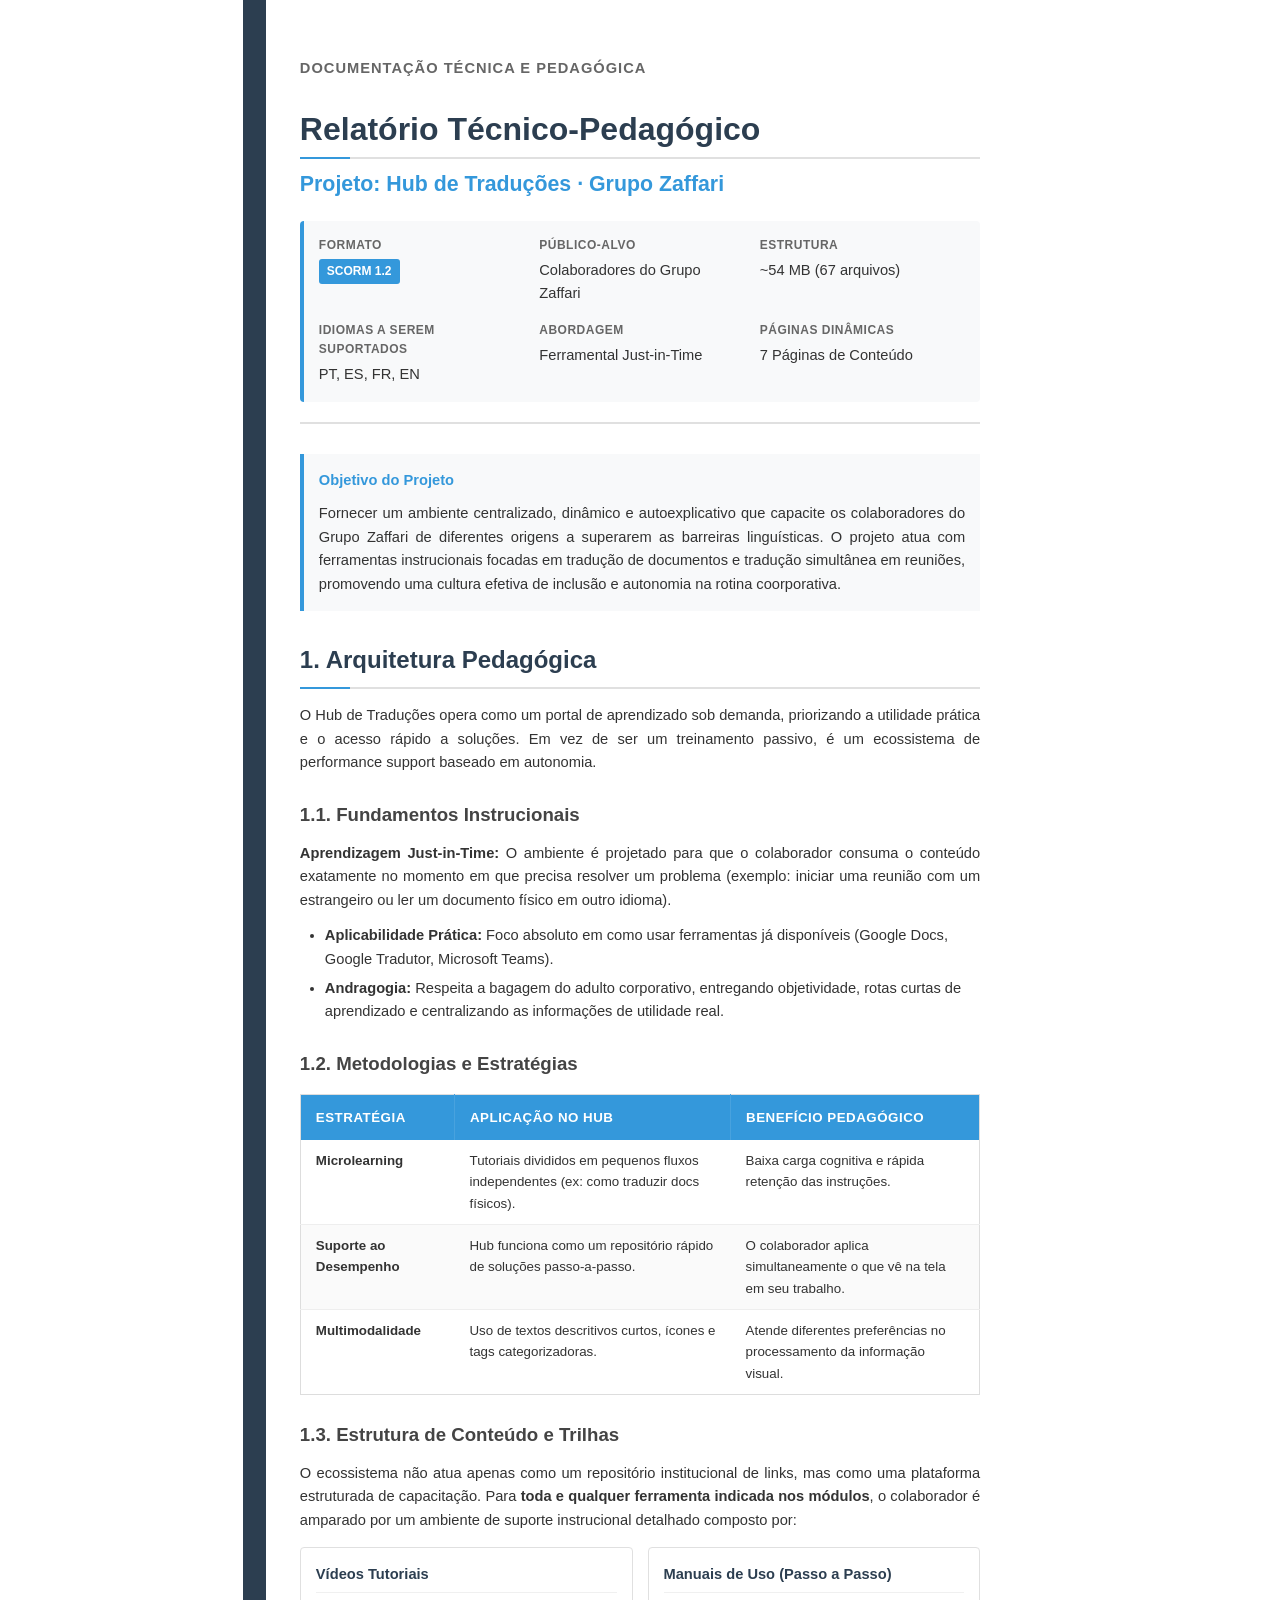
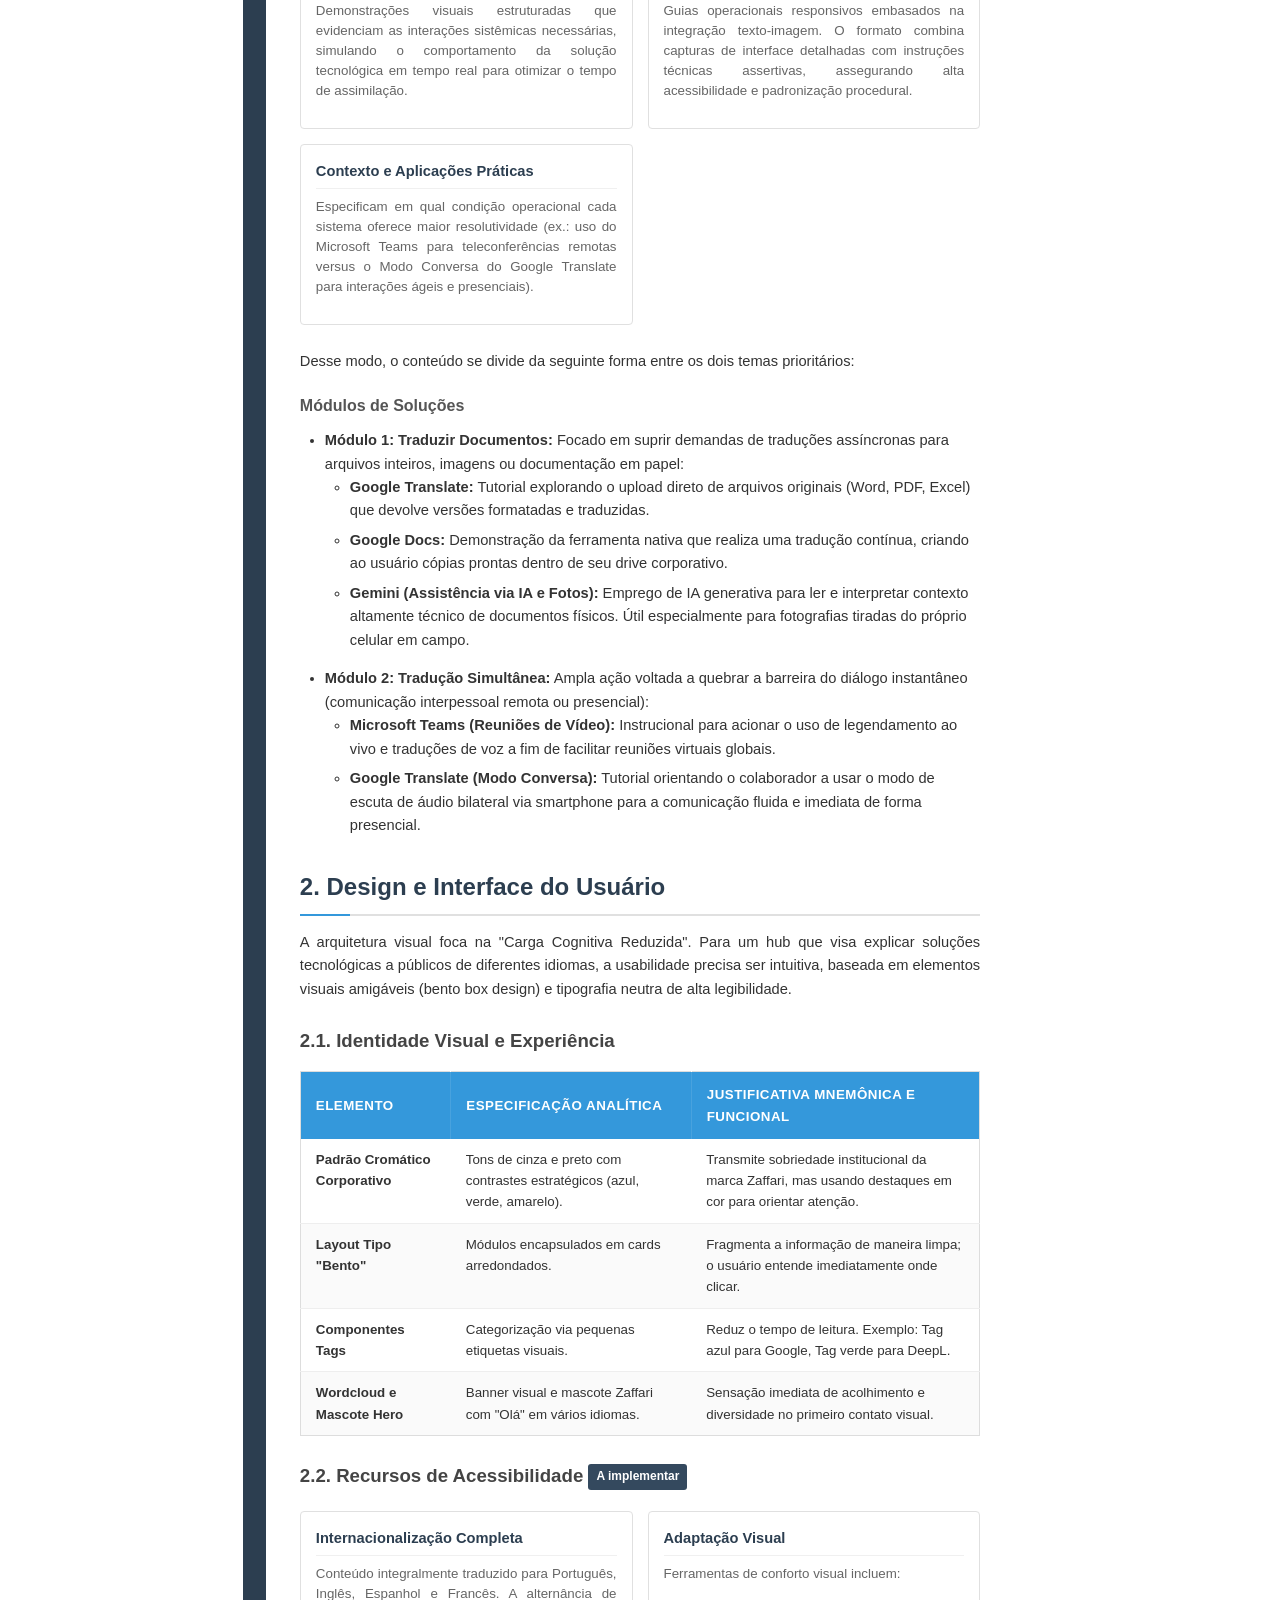
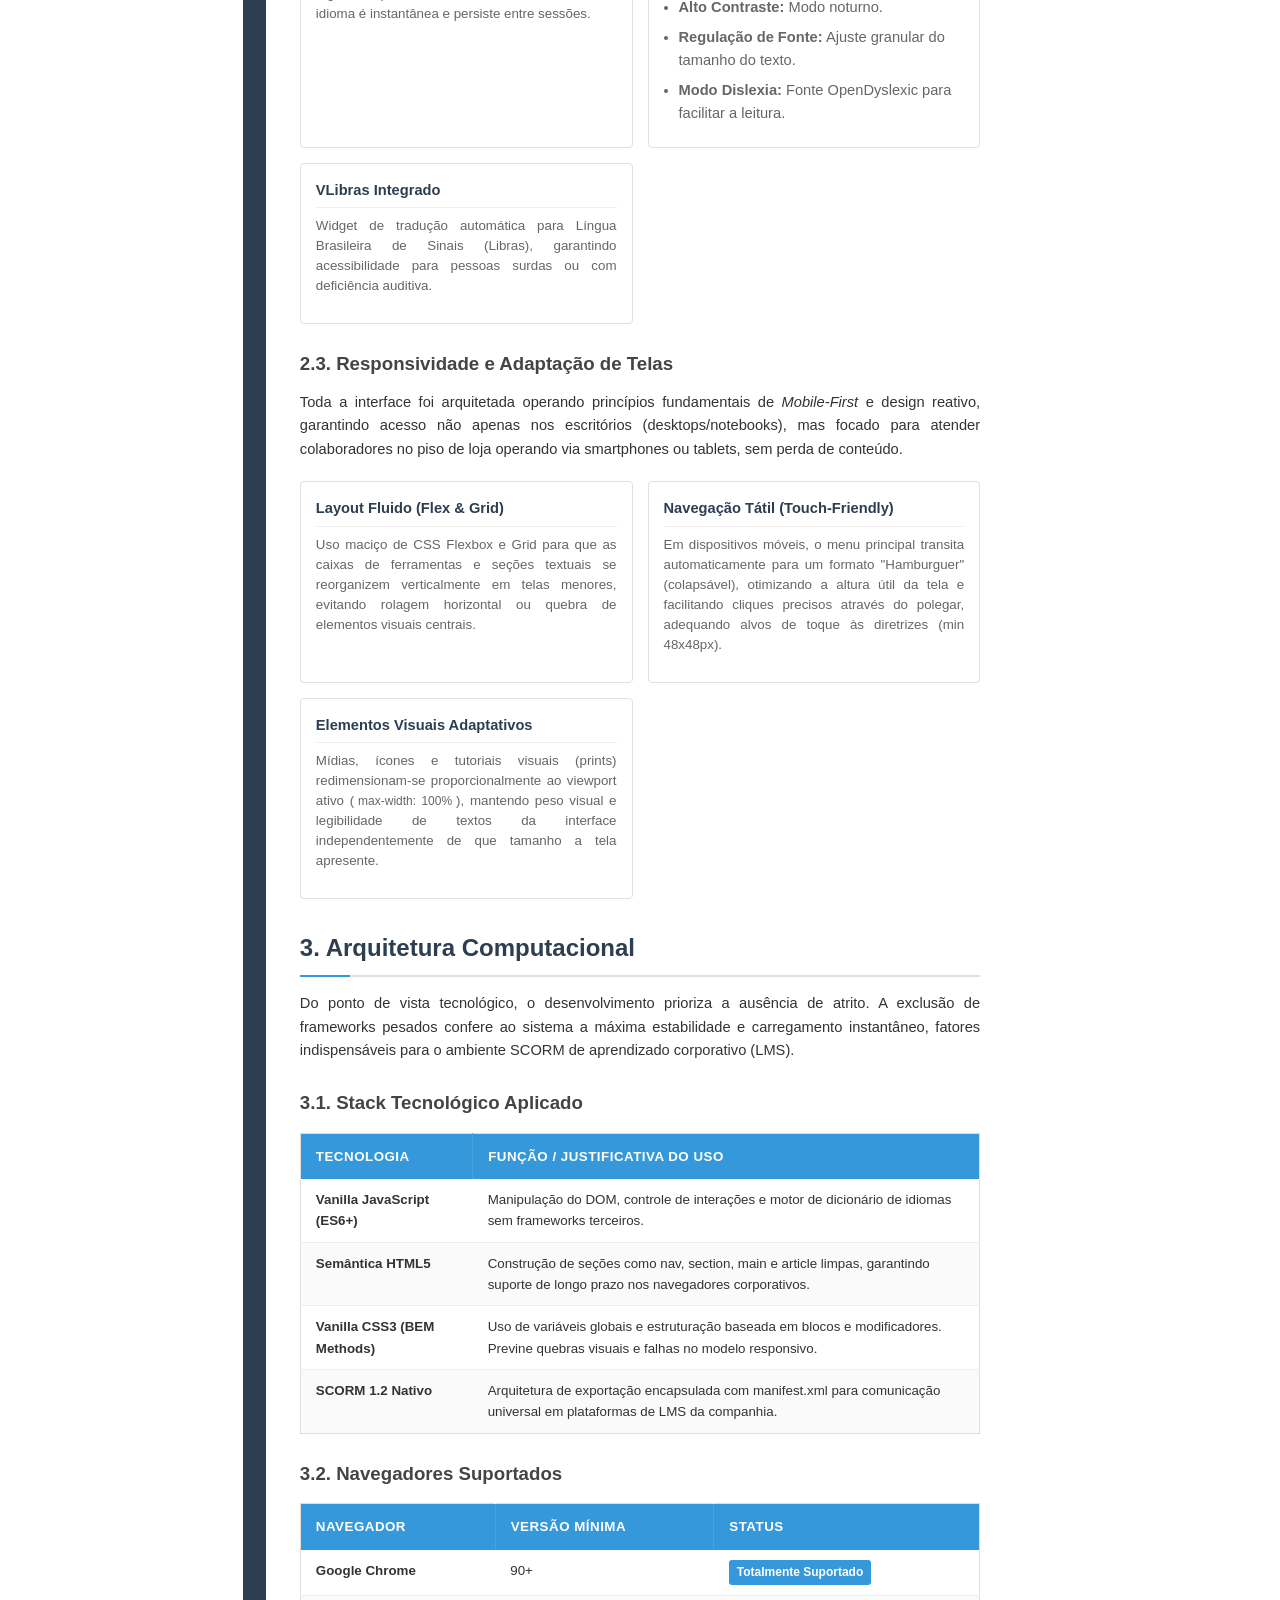
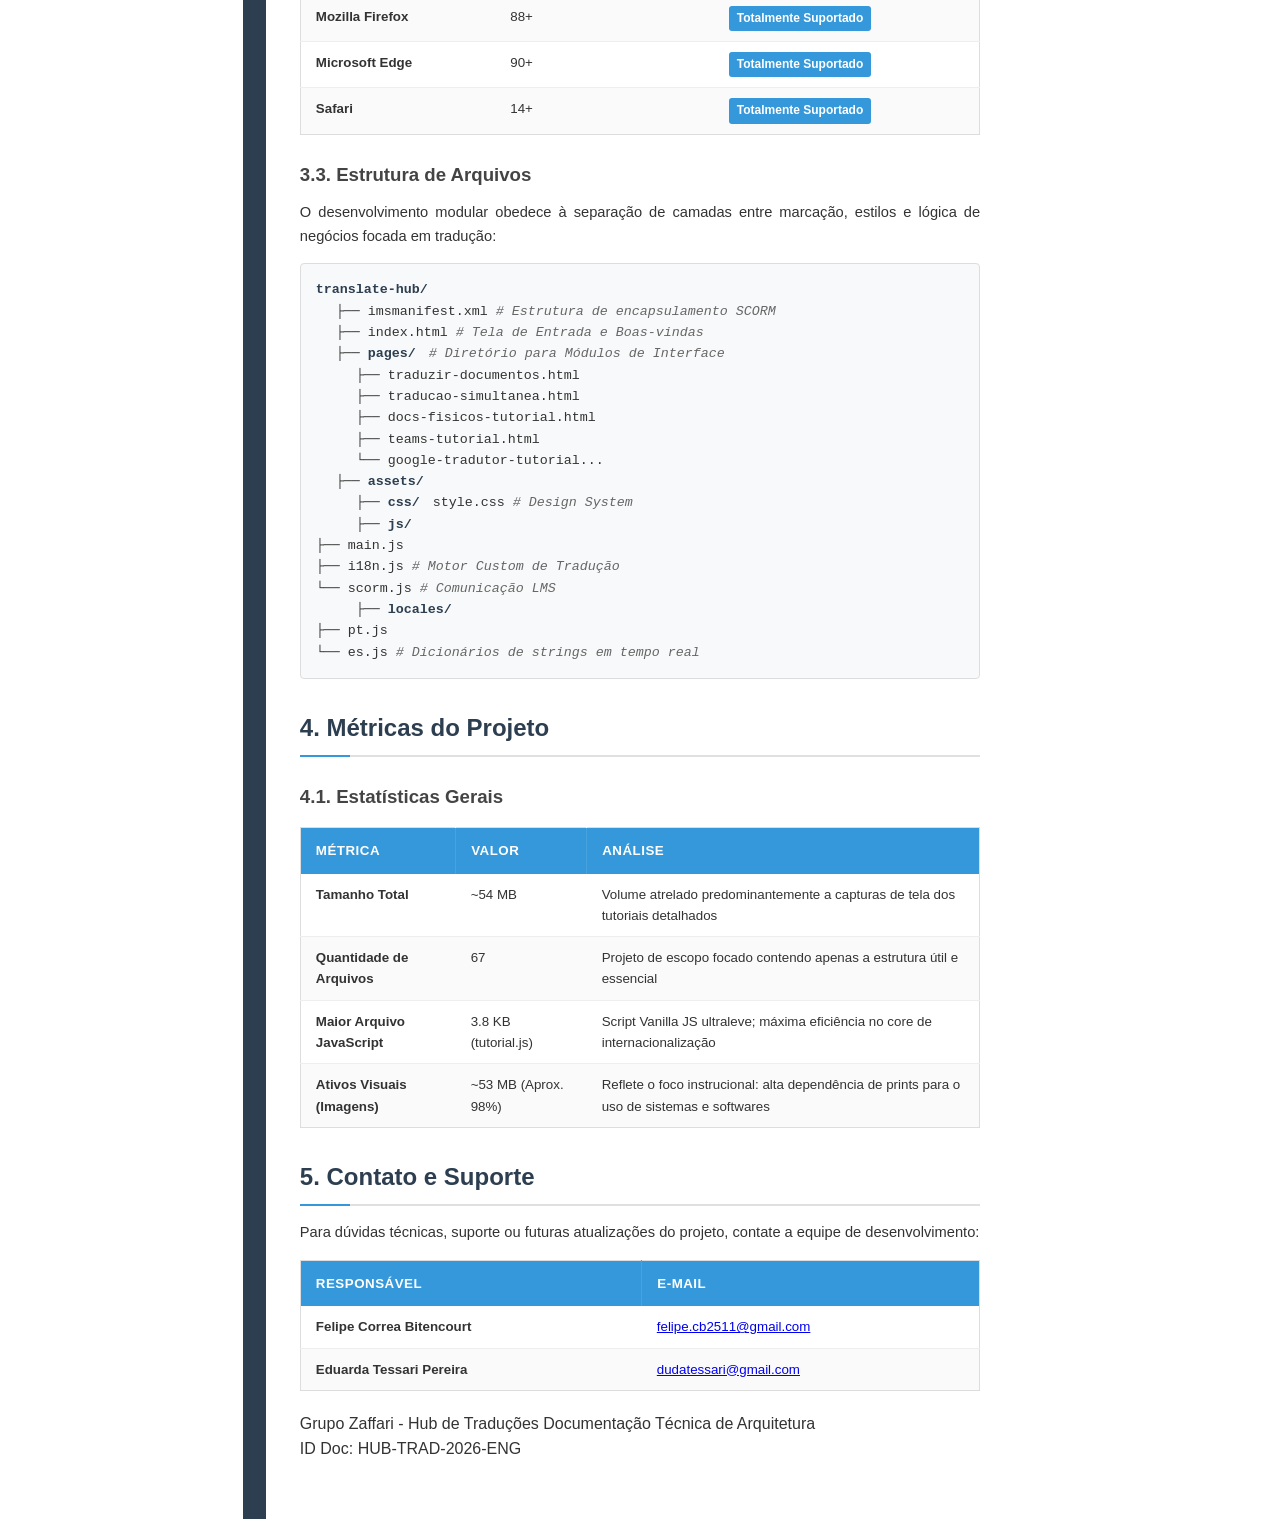
<file: relatórios/Relatório Técnico-Pedagógico - Hub de Traduções (1).html>
<!DOCTYPE html>
<!-- saved from url=(0206)file:///C:/Users/FELIPE%20BITENCOURT/AppData/Local/Packages/5319275A.WhatsAppDesktop_cv1g1gvanyjgm/LocalState/sessions/030A9F276DC9F9B1C007F066227134CD196FE95E/transfers/2026-17/relatorio-hub-traducoes.html -->
<html lang="pt-BR"><head><meta http-equiv="Content-Type" content="text/html; charset=UTF-8">
    
    <meta name="viewport" content="width=device-width, initial-scale=1.0">
    <title>Relatório Técnico-Pedagógico - Hub de Traduções</title>
    <style>
        /* Reset e configurações base */
        * {
            margin: 0;
            padding: 0;
            box-sizing: border-box;
        }

        /* Configurações de impressão */
        @media print {
            @page {
                margin: 15mm;
                size: A4;
            }

            .page-break {
                page-break-before: always;
            }

            body {
                font-size: 11pt;
                line-height: 1.4;
            }

            .color-bar {
                -webkit-print-color-adjust: exact;
                print-color-adjust: exact;
            }

            a {
                color: #000;
                text-decoration: none;
            }

            .page-number::after {
                content: "Página " counter(page);
                position: absolute;
                bottom: 10mm;
                right: 15mm;
                font-size: 10pt;
                color: #666;
            }
        }

        /* Estilos principais */
        body {
            font-family: 'Inter', -apple-system, BlinkMacSystemFont, 'Segoe UI', Roboto, sans-serif;
            line-height: 1.6;
            color: #333;
            background: #fff;
            max-width: 210mm;
            margin: 0 auto;
            padding: 15mm;
            position: relative;
            counter-reset: page;
        }

        /* Barra de cor lateral */
        .color-bar {
            position: absolute;
            top: 0;
            left: 0;
            width: 6mm;
            height: 100%;
            background: #2C3E50;
            z-index: 1;
        }

        /* Cabeçalho do documento */
        .document-header {
            position: relative;
            z-index: 2;
            margin-bottom: 30px;
            padding-bottom: 20px;
            border-bottom: 2px solid #e0e0e0;
        }

        .client-identification {
            color: #666;
            font-size: 11pt;
            font-weight: 600;
            letter-spacing: 1px;
            text-transform: uppercase;
            margin-bottom: 5px;
        }

        .report-title {
            color: #2C3E50;
            font-size: 24pt;
            font-weight: 700;
            margin-bottom: 8px;
            line-height: 1.2;
        }

        .course-title {
            color: #3498DB;
            font-size: 16pt;
            font-weight: 600;
            margin-bottom: 20px;
        }

        /* Metadados do documento */
        .document-metadata {
            display: grid;
            grid-template-columns: repeat(3, 1fr);
            gap: 15px;
            margin-top: 20px;
            padding: 15px;
            background: #f8f9fa;
            border-left: 4px solid #3498DB;
            border-radius: 4px;
        }

        .metadata-item {
            display: flex;
            flex-direction: column;
        }

        .metadata-label {
            font-size: 9pt;
            color: #666;
            text-transform: uppercase;
            letter-spacing: 0.5px;
            margin-bottom: 4px;
            font-weight: 600;
        }

        .metadata-value {
            font-size: 11pt;
            color: #333;
            font-weight: 500;
        }

        /* Títulos e seções */
        h1 {
            font-size: 18pt;
            font-weight: 600;
            color: #2C3E50;
            margin: 30px 0 15px 0;
            padding-bottom: 8px;
            border-bottom: 2px solid #e0e0e0;
            position: relative;
        }

        h1::before {
            content: '';
            position: absolute;
            left: 0;
            bottom: -2px;
            width: 50px;
            height: 2px;
            background: #3498DB;
        }

        h2 {
            font-size: 14pt;
            font-weight: 600;
            color: #444;
            margin: 25px 0 12px 0;
        }

        h3 {
            font-size: 12pt;
            font-weight: 600;
            color: #555;
            margin: 20px 0 10px 0;
        }

        h4 {
            font-size: 11pt;
            font-weight: 600;
            color: #666;
            margin: 18px 0 8px 0;
        }

        /* Parágrafos e texto */
        p {
            margin-bottom: 12px;
            text-align: justify;
            font-size: 11pt;
        }

        /* Listas */
        ul,
        ol {
            margin: 0 0 15px 25px;
        }

        li {
            margin-bottom: 6px;
            font-size: 11pt;
        }

        /* Tabelas profissionais */
        table {
            width: 100%;
            border-collapse: collapse;
            margin: 15px 0 20px 0;
            font-size: 10pt;
            border: 1px solid #ddd;
        }

        thead {
            background: #3498DB;
        }

        th {
            color: white;
            padding: 12px 15px;
            text-align: left;
            font-weight: 600;
            font-size: 10pt;
            text-transform: uppercase;
            letter-spacing: 0.5px;
            border-right: 1px solid rgba(255, 255, 255, 0.1);
        }

        th:last-child {
            border-right: none;
        }

        td {
            padding: 10px 15px;
            border-bottom: 1px solid #eee;
            vertical-align: top;
        }

        tr:last-child td {
            border-bottom: none;
        }

        tr:nth-child(even) {
            background: #fafafa;
        }

        /* Estrutura de arquivos */
        .file-structure {
            background: #f8f9fa;
            border: 1px solid #ddd;
            border-radius: 4px;
            padding: 15px;
            margin: 15px 0;
            font-family: 'Consolas', 'Monaco', 'Courier New', monospace;
            font-size: 10pt;
            line-height: 1.6;
        }

        .directory {
            color: #2C3E50;
            font-weight: 600;
            display: inline-block;
            margin-right: 5px;
        }

        .file {
            color: #333;
        }

        .comment {
            color: #666;
            font-style: italic;
        }

        .indent {
            margin-left: 20px;
        }

        .indent-2 {
            margin-left: 40px;
        }

        /* Indicadores e tags */
        .indicator {
            display: inline-block;
            padding: 3px 8px;
            background: #f0f0f0;
            border-radius: 3px;
            font-size: 9pt;
            font-weight: 600;
            color: #666;
            margin-right: 5px;
            vertical-align: middle;
        }

        .indicator-blue {
            background: #3498DB;
            color: white;
        }

        .indicator-dark {
            background: #2C3E50;
            color: white;
        }

        /* Especificações técnicas */
        .specification-box {
            background: #f8f9fa;
            border-left: 4px solid #3498DB;
            padding: 15px;
            margin: 15px 0;
        }

        .specification-title {
            font-size: 11pt;
            font-weight: 600;
            color: #3498DB;
            margin-bottom: 10px;
        }

        /* Configurações da Grid */
        .config-grid {
            display: grid;
            grid-template-columns: repeat(auto-fit, minmax(300px, 1fr));
            gap: 15px;
            margin: 20px 0;
        }

        .config-item {
            background: white;
            border: 1px solid #e0e0e0;
            border-radius: 4px;
            padding: 15px;
        }

        .config-title {
            font-size: 11pt;
            font-weight: 600;
            color: #2C3E50;
            margin-bottom: 8px;
            padding-bottom: 5px;
            border-bottom: 1px solid #f0f0f0;
        }

        .config-desc {
            font-size: 10pt;
            color: #666;
            line-height: 1.5;
        }

        .text-bold {
            font-weight: 600;
        }

        /* Responsividade para impressão */
        @media screen and (max-width: 768px) {
            body {
                padding: 10mm;
            }

            .document-metadata {
                grid-template-columns: 1fr;
            }
        }
    </style>
</head>

<body>
    <!-- Barra lateral de identidade -->
    <div class="color-bar"></div>

    <!-- Número da página (visível apenas na impressão) -->
    <div class="page-number"></div>

    <!-- Cabeçalho do documento -->
    <div class="document-header">
        <div class="client-identification">DOCUMENTAÇÃO TÉCNICA E PEDAGÓGICA</div>
        <h1 class="report-title">Relatório Técnico-Pedagógico</h1>
        <div class="course-title">Projeto: Hub de Traduções · Grupo Zaffari</div>

        <div class="document-metadata">
            <div class="metadata-item">
                <span class="metadata-label">Formato</span>
                <span class="metadata-value"><span class="indicator indicator-blue">SCORM 1.2</span></span>
            </div>
            <div class="metadata-item">
                <span class="metadata-label">Público-alvo</span>
                <span class="metadata-value">Colaboradores do Grupo Zaffari</span>
            </div>
            <div class="metadata-item">
                <span class="metadata-label">Estrutura</span>
                <span class="metadata-value">~54 MB (67 arquivos)</span>
            </div>
            <div class="metadata-item">
                <span class="metadata-label">Idiomas a serem suportados</span>
                <span class="metadata-value">PT, ES, FR, EN</span>
            </div>
            <div class="metadata-item">
                <span class="metadata-label">Abordagem</span>
                <span class="metadata-value">Ferramental Just-in-Time</span>
            </div>
            <div class="metadata-item">
                <span class="metadata-label">Páginas Dinâmicas</span>
                <span class="metadata-value">7 Páginas de Conteúdo</span>
            </div>
        </div>
    </div>

    <!-- Objetivo do Projeto -->
    <div class="specification-box">
        <div class="specification-title">Objetivo do Projeto</div>
        <p style="margin-bottom: 0;">Fornecer um ambiente centralizado, dinâmico e autoexplicativo que capacite os colaboradores do Grupo Zaffari de diferentes origens a superarem as barreiras linguísticas. O projeto atua com ferramentas instrucionais focadas em tradução de documentos e tradução simultânea em reuniões, promovendo uma cultura efetiva de inclusão e autonomia na rotina coorporativa.</p>
    </div>

    <!-- Seção 1: Arquitetura Pedagógica -->
    <h1>1. Arquitetura Pedagógica</h1>

    <p>O Hub de Traduções opera como um portal de aprendizado sob demanda, priorizando a utilidade prática e o acesso rápido a soluções. Em vez de ser um treinamento passivo, é um ecossistema de performance support baseado em autonomia.</p>

    <h2>1.1. Fundamentos Instrucionais</h2>

    <p><span class="text-bold">Aprendizagem Just-in-Time:</span> O ambiente é projetado para que o colaborador consuma o conteúdo exatamente no momento em que precisa resolver um problema (exemplo: iniciar uma reunião com um estrangeiro ou ler um documento físico em outro idioma).</p>
    <ul>
        <li><span class="text-bold">Aplicabilidade Prática:</span> Foco absoluto em como usar ferramentas já disponíveis (Google Docs, Google Tradutor, Microsoft Teams).</li>
        <li><span class="text-bold">Andragogia:</span> Respeita a bagagem do adulto corporativo, entregando objetividade, rotas curtas de aprendizado e centralizando as informações de utilidade real.</li>
    </ul>

    <h2>1.2. Metodologias e Estratégias</h2>

    <table>
        <thead>
            <tr>
                <th>Estratégia</th>
                <th>Aplicação no Hub</th>
                <th>Benefício Pedagógico</th>
            </tr>
        </thead>
        <tbody>
            <tr>
                <td><span class="text-bold">Microlearning</span></td>
                <td>Tutoriais divididos em pequenos fluxos independentes (ex: como traduzir docs físicos).</td>
                <td>Baixa carga cognitiva e rápida retenção das instruções.</td>
            </tr>
            <tr>
                <td><span class="text-bold">Suporte ao Desempenho</span></td>
                <td>Hub funciona como um repositório rápido de soluções passo-a-passo.</td>
                <td>O colaborador aplica simultaneamente o que vê na tela em seu trabalho.</td>
            </tr>
            <tr>
                <td><span class="text-bold">Multimodalidade</span></td>
                <td>Uso de textos descritivos curtos, ícones e tags categorizadoras.</td>
                <td>Atende diferentes preferências no processamento da informação visual.</td>
            </tr>
        </tbody>
    </table>

    <div class="page-break"></div>

    <h2>1.3. Estrutura de Conteúdo e Trilhas</h2>

    <p>O ecossistema não atua apenas como um repositório institucional de links, mas como uma plataforma estruturada de capacitação. Para <strong>toda e qualquer ferramenta indicada nos módulos</strong>, o colaborador é amparado por um ambiente de suporte instrucional detalhado composto por:</p>
    
    <div class="config-grid" style="margin-top: 15px; margin-bottom: 25px;">
        <div class="config-item">
            <div class="config-title">Vídeos Tutoriais</div>
            <p class="config-desc">Demonstrações visuais estruturadas que evidenciam as interações sistêmicas necessárias, simulando o comportamento da solução tecnológica em tempo real para otimizar o tempo de assimilação.</p>
        </div>
        <div class="config-item">
            <div class="config-title">Manuais de Uso (Passo a Passo)</div>
            <p class="config-desc">Guias operacionais responsivos embasados na integração texto-imagem. O formato combina capturas de interface detalhadas com instruções técnicas assertivas, assegurando alta acessibilidade e padronização procedural.</p>
        </div>
        <div class="config-item">
            <div class="config-title">Contexto e Aplicações Práticas</div>
            <p class="config-desc">Especificam em qual condição operacional cada sistema oferece maior resolutividade (ex.: uso do Microsoft Teams para teleconferências remotas versus o Modo Conversa do Google Translate para interações ágeis e presenciais).</p>
        </div>
    </div>

    <p>Desse modo, o conteúdo se divide da seguinte forma entre os dois temas prioritários:</p>

    <h3>Módulos de Soluções</h3>
    <ul>
        <li><span class="text-bold">Módulo 1: Traduzir Documentos:</span> Focado em suprir demandas de traduções assíncronas para arquivos inteiros, imagens ou documentação em papel:
            <ul>
                <li><span class="text-bold">Google Translate:</span> Tutorial explorando o upload direto de arquivos originais (Word, PDF, Excel) que devolve versões formatadas e traduzidas.</li>
                <li><span class="text-bold">Google Docs:</span> Demonstração da ferramenta nativa que realiza uma tradução contínua, criando ao usuário cópias prontas dentro de seu drive corporativo.</li>
                <li><span class="text-bold">Gemini (Assistência via IA e Fotos):</span> Emprego de IA generativa para ler e interpretar contexto altamente técnico de documentos físicos. Útil especialmente para fotografias tiradas do próprio celular em campo.</li>
            </ul>
        </li>
        <li><span class="text-bold">Módulo 2: Tradução Simultânea:</span> Ampla ação voltada a quebrar a barreira do diálogo instantâneo (comunicação interpessoal remota ou presencial):
            <ul>
                <li><span class="text-bold">Microsoft Teams (Reuniões de Vídeo):</span> Instrucional para acionar o uso de legendamento ao vivo e traduções de voz a fim de facilitar reuniões virtuais globais.</li>
                <li><span class="text-bold">Google Translate (Modo Conversa):</span> Tutorial orientando o colaborador a usar o modo de escuta de áudio bilateral via smartphone para a comunicação fluida e imediata de forma presencial.</li>
            </ul>
        </li>
    </ul>

    <!-- Seção 2: Design e Interface -->
    <h1>2. Design e Interface do Usuário</h1>

    <p>A arquitetura visual foca na "Carga Cognitiva Reduzida". Para um hub que visa explicar soluções tecnológicas a públicos de diferentes idiomas, a usabilidade precisa ser intuitiva, baseada em elementos visuais amigáveis (bento box design) e tipografia neutra de alta legibilidade.</p>

    <h2>2.1. Identidade Visual e Experiência</h2>

    <table>
        <thead>
            <tr>
                <th>Elemento</th>
                <th>Especificação Analítica</th>
                <th>Justificativa Mnemônica e Funcional</th>
            </tr>
        </thead>
        <tbody>
            <tr>
                <td><span class="text-bold">Padrão Cromático Corporativo</span></td>
                <td>Tons de cinza e preto com contrastes estratégicos (azul, verde, amarelo).</td>
                <td>Transmite sobriedade institucional da marca Zaffari, mas usando destaques em cor para orientar atenção.</td>
            </tr>
            <tr>
                <td><span class="text-bold">Layout Tipo "Bento"</span></td>
                <td>Módulos encapsulados em cards arredondados.</td>
                <td>Fragmenta a informação de maneira limpa; o usuário entende imediatamente onde clicar.</td>
            </tr>
            <tr>
                <td><span class="text-bold">Componentes Tags</span></td>
                <td>Categorização via pequenas etiquetas visuais.</td>
                <td>Reduz o tempo de leitura. Exemplo: Tag azul para Google, Tag verde para DeepL.</td>
            </tr>
            <tr>
                <td><span class="text-bold">Wordcloud e Mascote Hero</span></td>
                <td>Banner visual e mascote Zaffari com "Olá" em vários idiomas.</td>
                <td>Sensação imediata de acolhimento e diversidade no primeiro contato visual.</td>
            </tr>
        </tbody>
    </table>

    <h2>2.2. Recursos de Acessibilidade <span class="indicator indicator-blue" style="background:#34495e; color: #fff;">A implementar</span></h2>

    <div class="config-grid">
        <div class="config-item">
            <div class="config-title">Internacionalização Completa</div>
            <p class="config-desc">Conteúdo integralmente traduzido para Português, Inglês, Espanhol e Francês. A alternância de idioma é instantânea e persiste entre sessões.</p>
        </div>
        <div class="config-item">
            <div class="config-title">Adaptação Visual</div>
            <p class="config-desc">Ferramentas de conforto visual incluem:</p>
            <ul style="margin: 5px 0 0 15px; font-size: 10pt; color: #666;">
                <li><strong>Alto Contraste:</strong> Modo noturno.</li>
                <li><strong>Regulação de Fonte:</strong> Ajuste granular do tamanho do texto.</li>
                <li><strong>Modo Dislexia:</strong> Fonte OpenDyslexic para facilitar a leitura.</li>
            </ul>
        </div>
        <div class="config-item">
            <div class="config-title">VLibras Integrado</div>
            <p class="config-desc">Widget de tradução automática para Língua Brasileira de Sinais (Libras), garantindo acessibilidade para pessoas surdas ou com deficiência auditiva.</p>
        </div>
    </div>

    <h2>2.3. Responsividade e Adaptação de Telas</h2>

    <p>Toda a interface foi arquitetada operando princípios fundamentais de <em>Mobile-First</em> e design reativo, garantindo acesso não apenas nos escritórios (desktops/notebooks), mas focado para atender colaboradores no piso de loja operando via smartphones ou tablets, sem perda de conteúdo.</p>

    <div class="config-grid">
        <div class="config-item">
            <div class="config-title">Layout Fluido (Flex &amp; Grid)</div>
            <p class="config-desc">Uso maciço de CSS Flexbox e Grid para que as caixas de ferramentas e seções textuais se reorganizem verticalmente em telas menores, evitando rolagem horizontal ou quebra de elementos visuais centrais.</p>
        </div>
        <div class="config-item">
            <div class="config-title">Navegação Tátil (Touch-Friendly)</div>
            <p class="config-desc">Em dispositivos móveis, o menu principal transita automaticamente para um formato "Hamburguer" (colapsável), otimizando a altura útil da tela e facilitando cliques precisos através do polegar, adequando alvos de toque às diretrizes (min 48x48px).</p>
        </div>
        <div class="config-item">
            <div class="config-title">Elementos Visuais Adaptativos</div>
            <p class="config-desc">Mídias, ícones e tutoriais visuais (prints) redimensionam-se proporcionalmente ao viewport ativo (<span class="code-block" style="padding: 2px 4px; border: none; font-size: 9pt;">max-width: 100%</span>), mantendo peso visual e legibilidade de textos da interface independentemente de que tamanho a tela apresente.</p>
        </div>
    </div>

    <!-- Seção 3: Arquitetura Técnica -->
    <h1>3. Arquitetura Computacional</h1>

    <p>Do ponto de vista tecnológico, o desenvolvimento prioriza a ausência de atrito. A exclusão de frameworks pesados confere ao sistema a máxima estabilidade e carregamento instantâneo, fatores indispensáveis para o ambiente SCORM de aprendizado corporativo (LMS).</p>

    <h2>3.1. Stack Tecnológico Aplicado</h2>

    <table>
        <thead>
            <tr>
                <th>Tecnologia</th>
                <th>Função / Justificativa do Uso</th>
            </tr>
        </thead>
        <tbody>
            <tr>
                <td><span class="text-bold">Vanilla JavaScript (ES6+)</span></td>
                <td>Manipulação do DOM, controle de interações e motor de dicionário de idiomas sem frameworks terceiros.</td>
            </tr>
            <tr>
                <td><span class="text-bold">Semântica HTML5</span></td>
                <td>Construção de seções como nav, section, main e article limpas, garantindo suporte de longo prazo nos navegadores corporativos.</td>
            </tr>
            <tr>
                <td><span class="text-bold">Vanilla CSS3 (BEM Methods)</span></td>
                <td>Uso de variáveis globais e estruturação baseada em blocos e modificadores. Previne quebras visuais e falhas no modelo responsivo.</td>
            </tr>
            <tr>
                <td><span class="text-bold">SCORM 1.2 Nativo</span></td>
                <td>Arquitetura de exportação encapsulada com manifest.xml para comunicação universal em plataformas de LMS da companhia.</td>
            </tr>
        </tbody>
    </table>

    <div class="page-break"></div>

    <h2>3.2. Navegadores Suportados</h2>

    <table>
        <thead>
            <tr>
                <th>Navegador</th>
                <th>Versão Mínima</th>
                <th>Status</th>
            </tr>
        </thead>
        <tbody>
            <tr>
                <td><span class="text-bold">Google Chrome</span></td>
                <td>90+</td>
                <td><span class="indicator indicator-blue">Totalmente Suportado</span></td>
            </tr>
            <tr>
                <td><span class="text-bold">Mozilla Firefox</span></td>
                <td>88+</td>
                <td><span class="indicator indicator-blue">Totalmente Suportado</span></td>
            </tr>
            <tr>
                <td><span class="text-bold">Microsoft Edge</span></td>
                <td>90+</td>
                <td><span class="indicator indicator-blue">Totalmente Suportado</span></td>
            </tr>
            <tr>
                <td><span class="text-bold">Safari</span></td>
                <td>14+</td>
                <td><span class="indicator indicator-blue">Totalmente Suportado</span></td>
            </tr>
        </tbody>
    </table>

    <div class="page-break"></div>

    <h2>3.3. Estrutura de Arquivos</h2>

    <p>O desenvolvimento modular obedece à separação de camadas entre marcação, estilos e lógica de negócios focada em tradução:</p>

    <div class="file-structure">
        <span class="directory">translate-hub/</span><br>
        <span class="indent">├── <span class="file">imsmanifest.xml</span> <span class="comment"># Estrutura de encapsulamento SCORM</span></span><br>
        <span class="indent">├── <span class="file">index.html</span> <span class="comment"># Tela de Entrada e Boas-vindas</span></span><br>
        <span class="indent">├── <span class="directory">pages/</span> <span class="comment"># Diretório para Módulos de Interface</span></span><br>
        <span class="indent-2">├── <span class="file">traduzir-documentos.html</span></span><br>
        <span class="indent-2">├── <span class="file">traducao-simultanea.html</span></span><br>
        <span class="indent-2">├── <span class="file">docs-fisicos-tutorial.html</span></span><br>
        <span class="indent-2">├── <span class="file">teams-tutorial.html</span></span><br>
        <span class="indent-2">└── <span class="file">google-tradutor-tutorial...</span></span><br>
        <span class="indent">├── <span class="directory">assets/</span></span><br>
        <span class="indent-2">├── <span class="directory">css/</span> <span class="file">style.css</span> <span class="comment"># Design System</span></span><br>
        <span class="indent-2">├── <span class="directory">js/</span></span><br>
        <span class="indent-3">├── <span class="file">main.js</span></span><br>
        <span class="indent-3">├── <span class="file">i18n.js</span> <span class="comment"># Motor Custom de Tradução</span></span><br>
        <span class="indent-3">└── <span class="file">scorm.js</span> <span class="comment"># Comunicação LMS</span></span><br>
        <span class="indent-2">├── <span class="directory">locales/</span></span><br>
        <span class="indent-3">├── <span class="file">pt.js</span></span><br>
        <span class="indent-3">└── <span class="file">es.js</span> <span class="comment"># Dicionários de strings em tempo real</span></span><br>
    </div>


    <!-- Seção 4: Métricas -->
    <h1>4. Métricas do Projeto</h1>

    <h2>4.1. Estatísticas Gerais</h2>

    <table>
        <thead>
            <tr>
                <th>Métrica</th>
                <th>Valor</th>
                <th>Análise</th>
            </tr>
        </thead>
        <tbody>
            <tr>
                <td><span class="text-bold">Tamanho Total</span></td>
                <td>~54 MB</td>
                <td>Volume atrelado predominantemente a capturas de tela dos tutoriais detalhados</td>
            </tr>
            <tr>
                <td><span class="text-bold">Quantidade de Arquivos</span></td>
                <td>67</td>
                <td>Projeto de escopo focado contendo apenas a estrutura útil e essencial</td>
            </tr>
            <tr>
                <td><span class="text-bold">Maior Arquivo JavaScript</span></td>
                <td>3.8 KB (tutorial.js)</td>
                <td>Script Vanilla JS ultraleve; máxima eficiência no core de internacionalização</td>
            </tr>
            <tr>
                <td><span class="text-bold">Ativos Visuais (Imagens)</span></td>
                <td>~53 MB (Aprox. 98%)</td>
                <td>Reflete o foco instrucional: alta dependência de prints para o uso de sistemas e softwares</td>
            </tr>
        </tbody>
    </table>

    <!-- Seção 5: Contato -->
    <h1>5. Contato e Suporte</h1>

    <p>Para dúvidas técnicas, suporte ou futuras atualizações do projeto, contate a equipe de desenvolvimento:</p>

    <table>
        <thead>
            <tr>
                <th>Responsável</th>
                <th>E-mail</th>
            </tr>
        </thead>
        <tbody>
            <tr>
                <td><span class="text-bold">Felipe Correa Bitencourt</span></td>
                <td><a href="mailto:felipe.cb2511@gmail.com">felipe.cb2511@gmail.com</a></td>
            </tr>
            <tr>
                <td><span class="text-bold">Eduarda Tessari Pereira</span></td>
                <td><a href="mailto:dudatessari@gmail.com">dudatessari@gmail.com</a></td>
            </tr>
        </tbody>
    </table>

    <!-- Rodapé do documento -->
    <div class="document-footer">
        <div class="footer-info">
            <span>Grupo Zaffari - Hub de Traduções</span>
            <span>Documentação Técnica de Arquitetura</span>
        </div>
        <div class="document-id">ID Doc: HUB-TRAD-2026-ENG</div>
    </div>



</body></html>
</file>
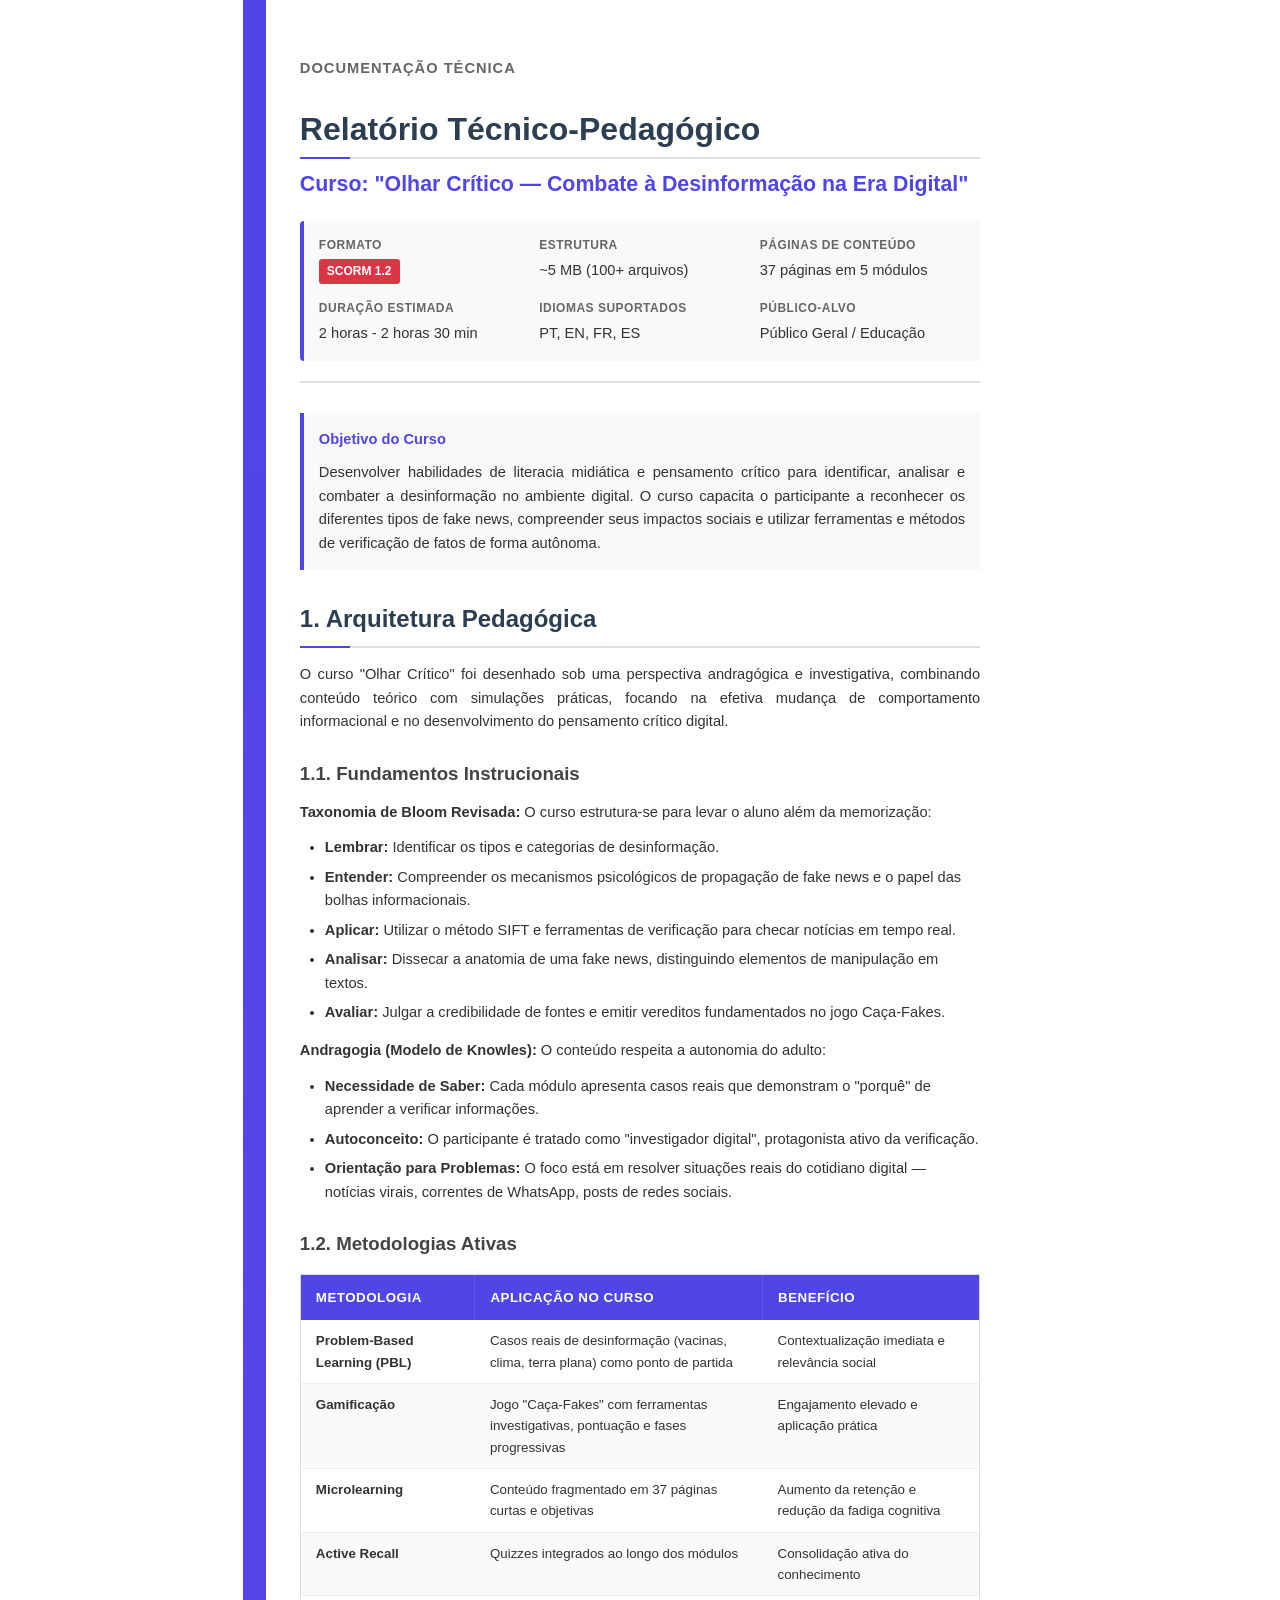
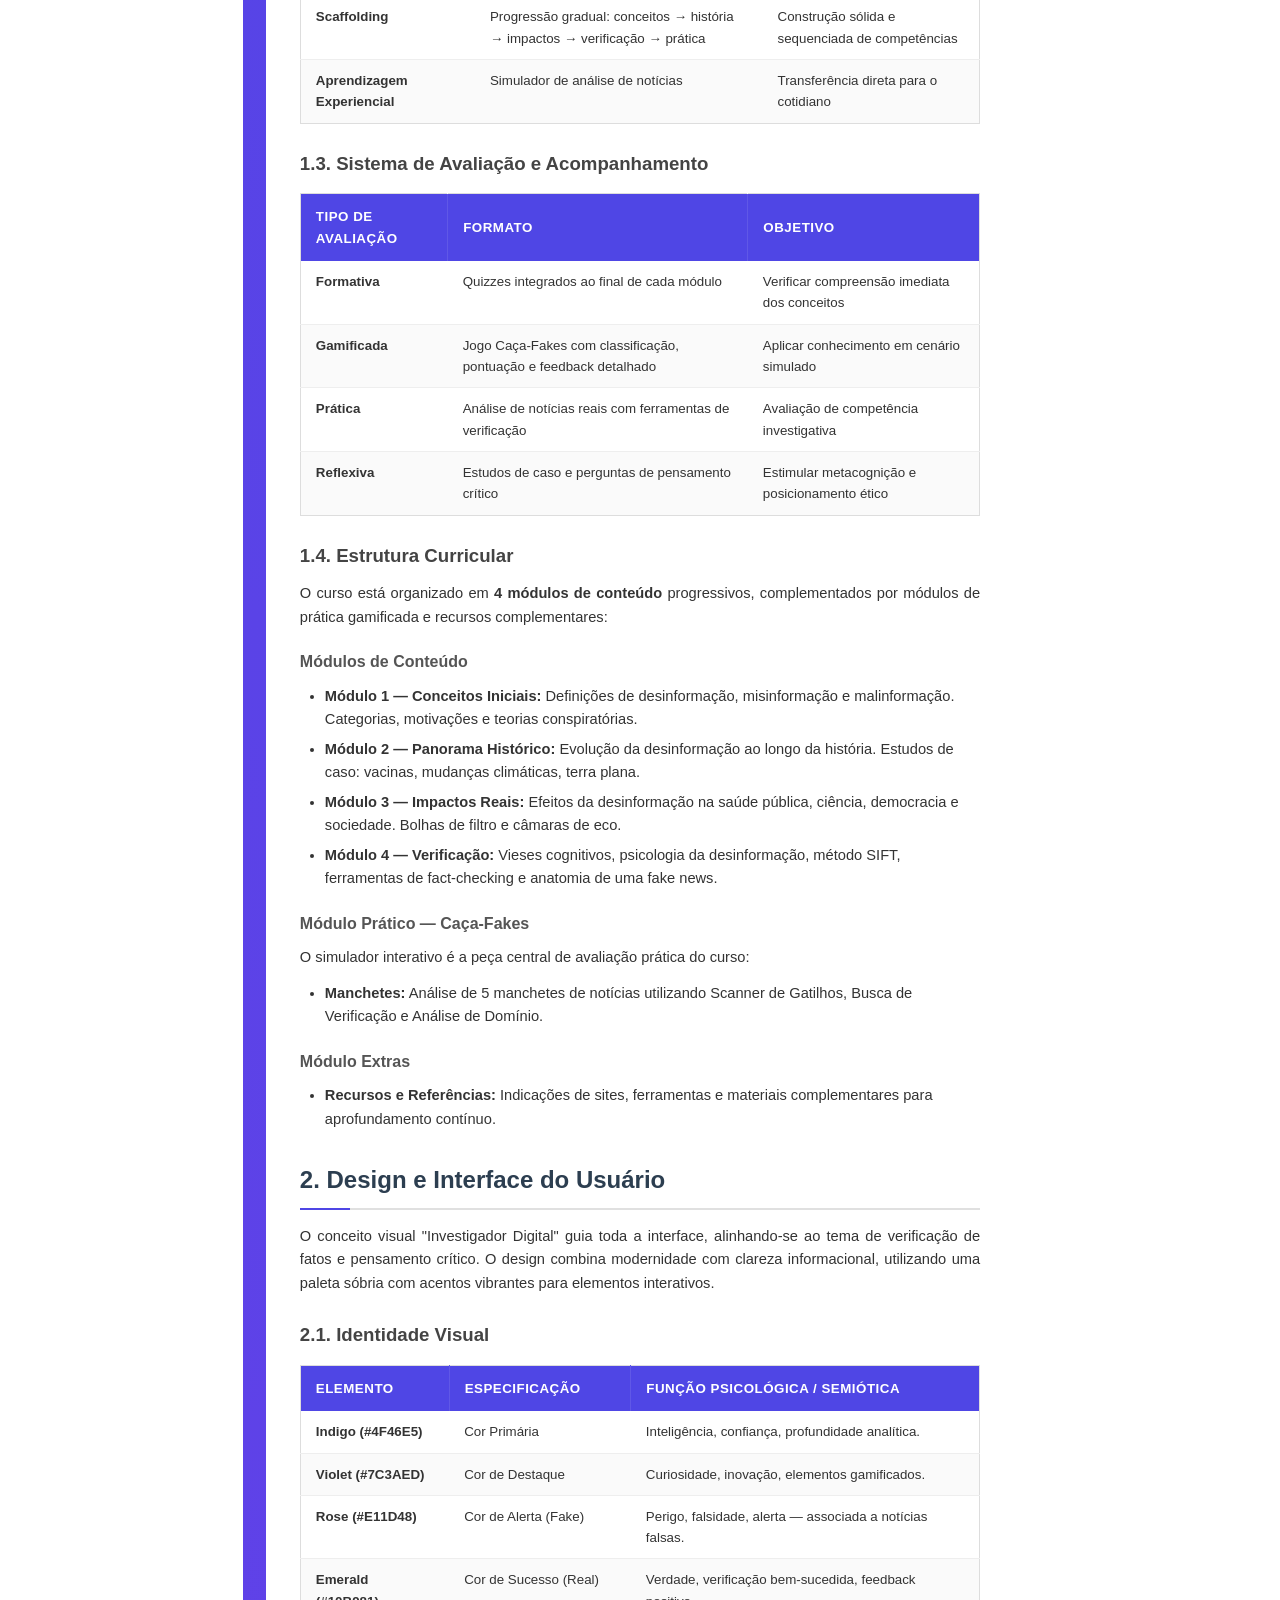
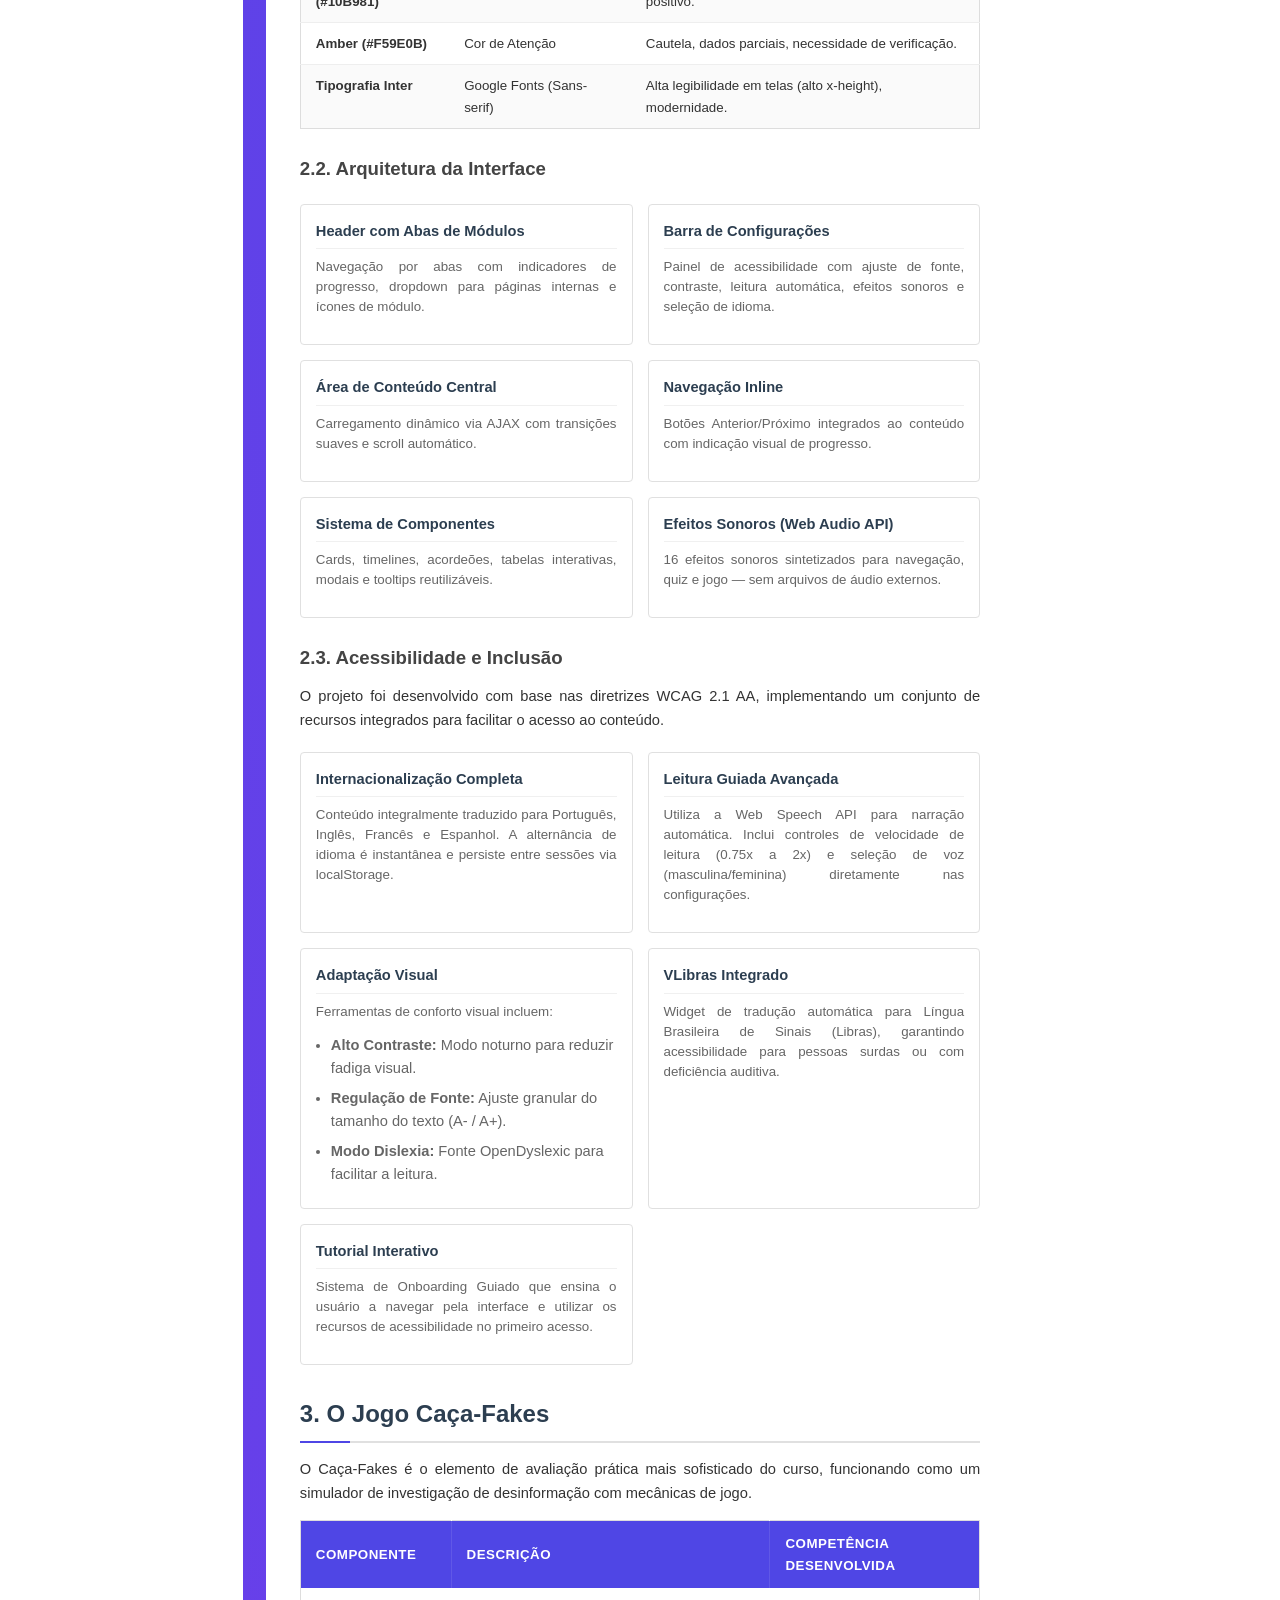
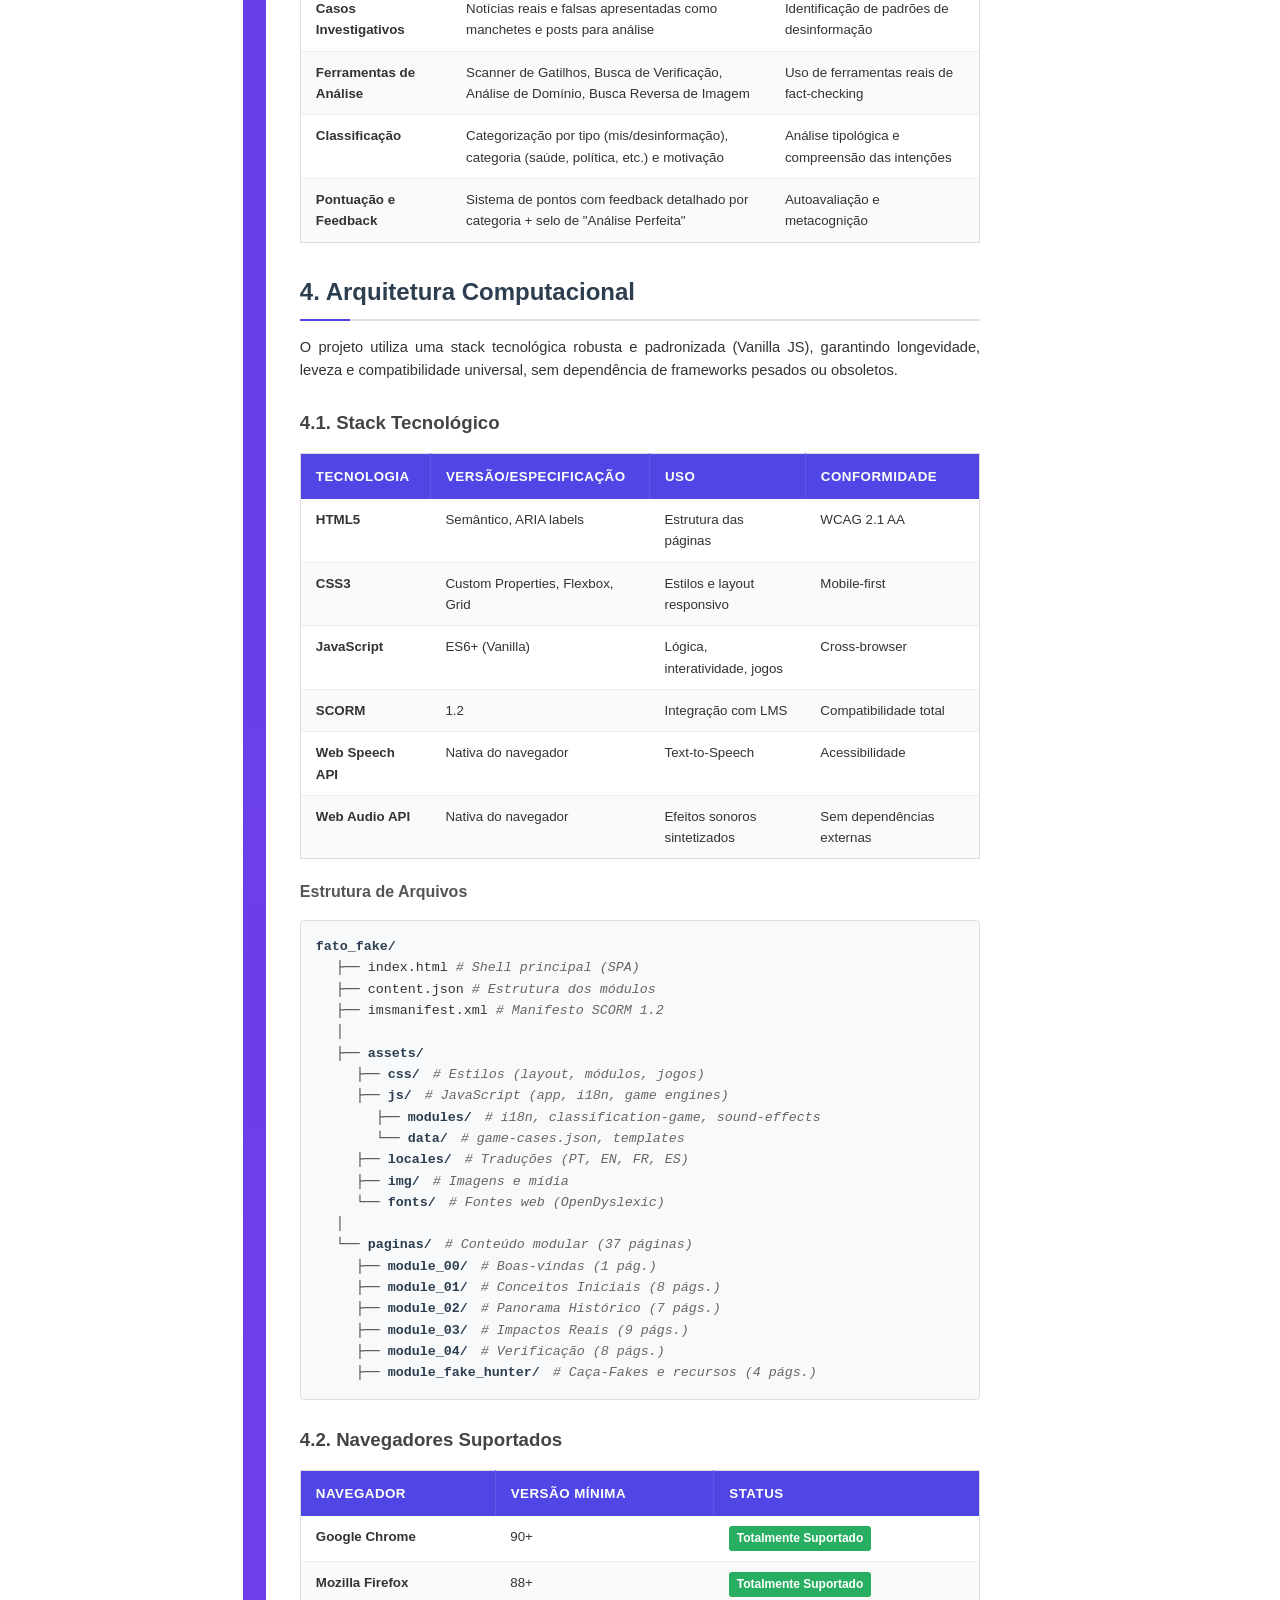
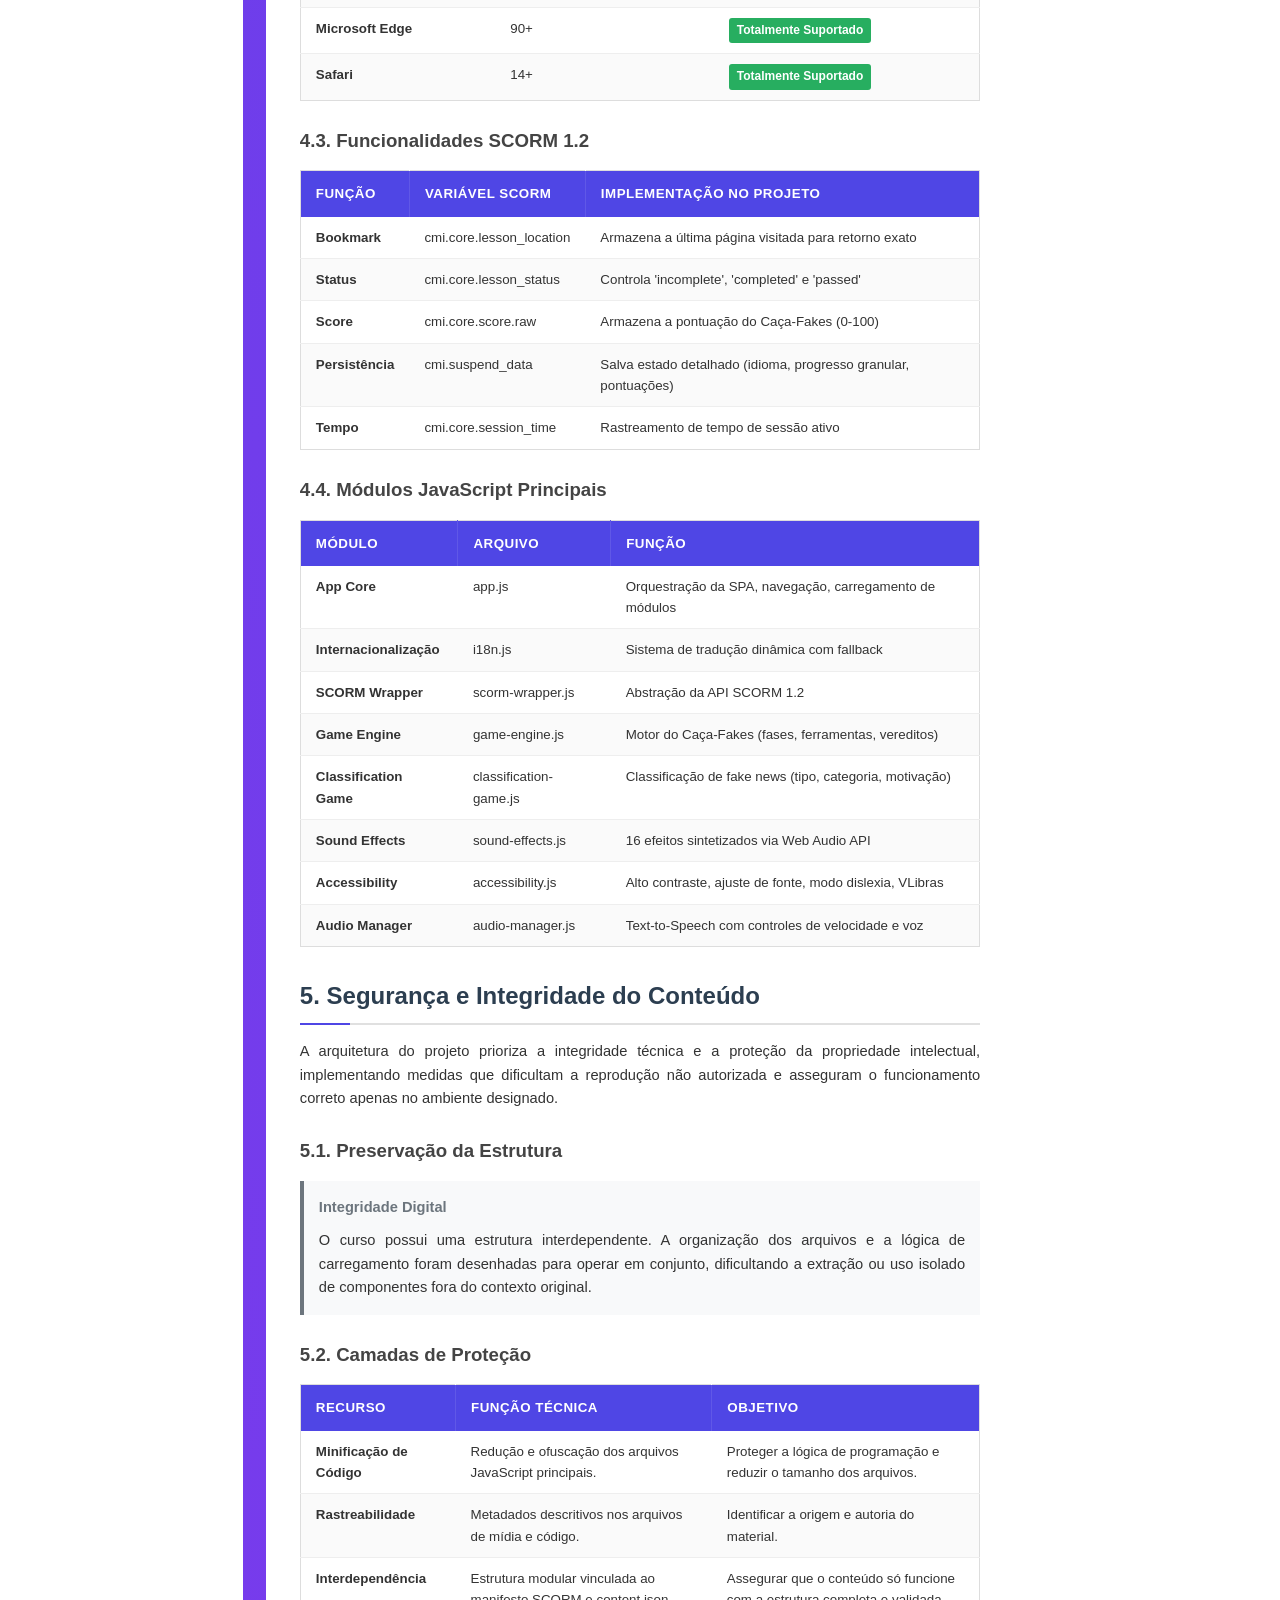
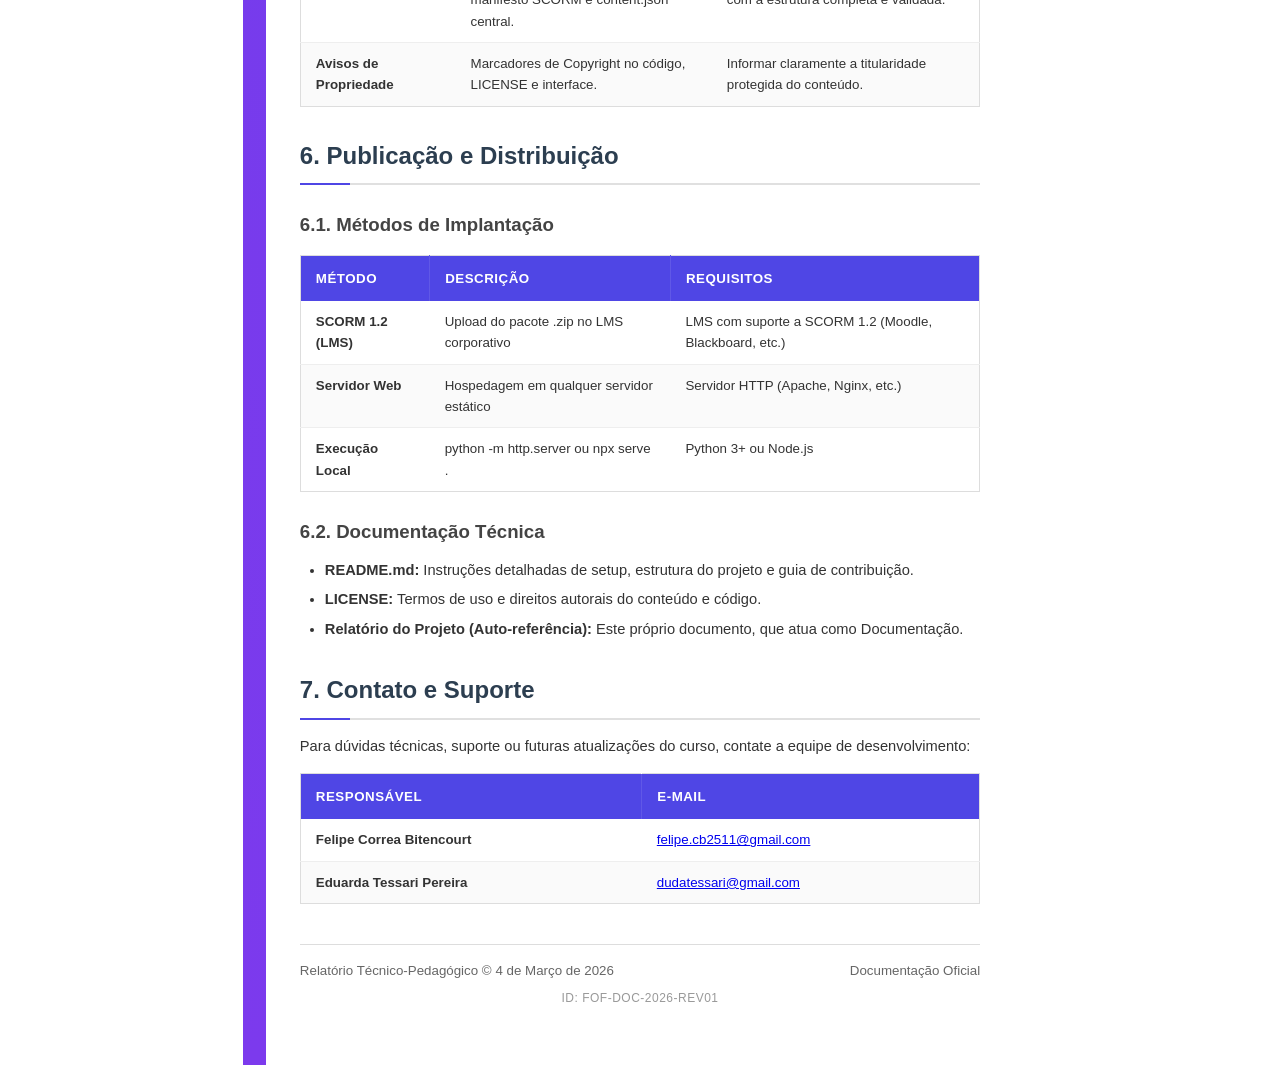
<file: relatórios/Relatório_FatoOuFake.html>
<!DOCTYPE html>
<html lang="pt-BR">

<head>
    <meta charset="UTF-8">
    <meta name="viewport" content="width=device-width, initial-scale=1.0">
    <title>Relatório Técnico-Pedagógico - Curso Fato ou Fake</title>
    <style>
        /* Reset e configurações base */
        * {
            margin: 0;
            padding: 0;
            box-sizing: border-box;
        }

        /* Configurações de impressão */
        @media print {
            @page {
                margin: 15mm;
                size: A4;
            }

            .page-break {
                page-break-before: always;
            }

            body {
                font-size: 11pt;
                line-height: 1.4;
            }

            .color-bar {
                -webkit-print-color-adjust: exact;
                print-color-adjust: exact;
            }

            a {
                color: #000;
                text-decoration: none;
            }

            .page-number::after {
                content: "Página " counter(page);
                position: absolute;
                bottom: 10mm;
                right: 15mm;
                font-size: 10pt;
                color: #666;
            }
        }

        /* Estilos principais */
        body {
            font-family: 'Inter', -apple-system, BlinkMacSystemFont, 'Segoe UI', Roboto, sans-serif;
            line-height: 1.6;
            color: #333;
            background: #fff;
            max-width: 210mm;
            margin: 0 auto;
            padding: 15mm;
            position: relative;
            counter-reset: page;
        }

        /* Barra de cor lateral */
        .color-bar {
            position: absolute;
            top: 0;
            left: 0;
            width: 6mm;
            height: 100%;
            background: linear-gradient(180deg, #4F46E5, #7C3AED);
            /* Indigo → Violet */
            z-index: 1;
        }

        /* Cabeçalho do documento */
        .document-header {
            position: relative;
            z-index: 2;
            margin-bottom: 30px;
            padding-bottom: 20px;
            border-bottom: 2px solid #e0e0e0;
        }

        .client-identification {
            color: #666;
            font-size: 11pt;
            font-weight: 600;
            letter-spacing: 1px;
            text-transform: uppercase;
            margin-bottom: 5px;
        }

        .report-title {
            color: #2C3E50;
            font-size: 24pt;
            font-weight: 700;
            margin-bottom: 8px;
            line-height: 1.2;
        }

        .course-title {
            color: #4F46E5;
            font-size: 16pt;
            font-weight: 600;
            margin-bottom: 20px;
        }

        /* Metadados do documento */
        .document-metadata {
            display: grid;
            grid-template-columns: repeat(3, 1fr);
            gap: 15px;
            margin-top: 20px;
            padding: 15px;
            background: #f8f9fa;
            border-left: 4px solid #4F46E5;
            border-radius: 4px;
        }

        .metadata-item {
            display: flex;
            flex-direction: column;
        }

        .metadata-label {
            font-size: 9pt;
            color: #666;
            text-transform: uppercase;
            letter-spacing: 0.5px;
            margin-bottom: 4px;
            font-weight: 600;
        }

        .metadata-value {
            font-size: 11pt;
            color: #333;
            font-weight: 500;
        }

        /* Títulos e seções */
        h1 {
            font-size: 18pt;
            font-weight: 600;
            color: #2C3E50;
            margin: 30px 0 15px 0;
            padding-bottom: 8px;
            border-bottom: 2px solid #e0e0e0;
            position: relative;
        }

        h1::before {
            content: '';
            position: absolute;
            left: 0;
            bottom: -2px;
            width: 50px;
            height: 2px;
            background: #4F46E5;
        }

        h2 {
            font-size: 14pt;
            font-weight: 600;
            color: #444;
            margin: 25px 0 12px 0;
        }

        h3 {
            font-size: 12pt;
            font-weight: 600;
            color: #555;
            margin: 20px 0 10px 0;
        }

        h4 {
            font-size: 11pt;
            font-weight: 600;
            color: #666;
            margin: 18px 0 8px 0;
        }

        /* Parágrafos e texto */
        p {
            margin-bottom: 12px;
            text-align: justify;
            font-size: 11pt;
        }

        /* Listas */
        ul,
        ol {
            margin: 0 0 15px 25px;
        }

        li {
            margin-bottom: 6px;
            font-size: 11pt;
        }

        /* Tabelas profissionais */
        table {
            width: 100%;
            border-collapse: collapse;
            margin: 15px 0 20px 0;
            font-size: 10pt;
            border: 1px solid #ddd;
        }

        thead {
            background: #4F46E5;
        }

        th {
            color: white;
            padding: 12px 15px;
            text-align: left;
            font-weight: 600;
            font-size: 10pt;
            text-transform: uppercase;
            letter-spacing: 0.5px;
            border-right: 1px solid rgba(255, 255, 255, 0.1);
        }

        th:last-child {
            border-right: none;
        }

        td {
            padding: 10px 15px;
            border-bottom: 1px solid #eee;
            vertical-align: top;
        }

        tr:last-child td {
            border-bottom: none;
        }

        tr:nth-child(even) {
            background: #fafafa;
        }

        /* Blocos de código e estrutura */
        .code-block {
            background: #f5f5f5;
            border: 1px solid #ddd;
            border-radius: 4px;
            padding: 15px;
            margin: 15px 0;
            font-family: 'Consolas', 'Monaco', 'Courier New', monospace;
            font-size: 10pt;
            line-height: 1.4;
            overflow-x: auto;
            white-space: pre-wrap;
            word-wrap: break-word;
        }

        .directory {
            color: #2C3E50;
            font-weight: 600;
            display: inline-block;
            margin-right: 5px;
        }

        .file {
            color: #333;
        }

        .comment {
            color: #666;
            font-style: italic;
        }

        .indent {
            margin-left: 20px;
        }

        .indent-2 {
            margin-left: 40px;
        }

        .indent-3 {
            margin-left: 60px;
        }

        /* Estrutura de arquivos */
        .file-structure {
            background: #f8f9fa;
            border: 1px solid #ddd;
            border-radius: 4px;
            padding: 15px;
            margin: 15px 0;
            font-family: 'Consolas', 'Monaco', 'Courier New', monospace;
            font-size: 10pt;
            line-height: 1.6;
        }

        /* Indicadores e tags */
        .indicator {
            display: inline-block;
            padding: 3px 8px;
            background: #f0f0f0;
            border-radius: 3px;
            font-size: 9pt;
            font-weight: 600;
            color: #666;
            margin-right: 5px;
            vertical-align: middle;
        }

        .indicator-red {
            background: #DC3545;
            color: white;
        }

        .indicator-blue {
            background: #4F46E5;
            color: white;
        }

        .indicator-green {
            background: #27AE60;
            color: white;
        }

        .indicator-purple {
            background: #7C3AED;
            color: white;
        }

        .indicator-amber {
            background: #F59E0B;
            color: white;
        }

        /* Rodapé do documento */
        .document-footer {
            margin-top: 40px;
            padding-top: 15px;
            border-top: 1px solid #ddd;
            text-align: center;
            font-size: 10pt;
            color: #666;
        }

        .footer-info {
            display: flex;
            justify-content: space-between;
            margin-bottom: 8px;
        }

        .document-id {
            font-size: 9pt;
            color: #999;
            text-transform: uppercase;
            letter-spacing: 0.5px;
        }

        /* Utilitários */
        .text-bold {
            font-weight: 600;
        }

        .text-uppercase {
            text-transform: uppercase;
        }

        .color-primary {
            color: #4F46E5;
        }

        .mt-20 {
            margin-top: 20px;
        }

        .mb-20 {
            margin-bottom: 20px;
        }

        .text-center {
            text-align: center;
        }

        .text-right {
            text-align: right;
        }

        /* Especificações técnicas */
        .specification-box {
            background: #f8f9fa;
            border-left: 4px solid #4F46E5;
            padding: 15px;
            margin: 15px 0;
        }

        .specification-title {
            font-size: 11pt;
            font-weight: 600;
            color: #4F46E5;
            margin-bottom: 10px;
        }

        /* Configurações de acessibilidade */
        .config-grid {
            display: grid;
            grid-template-columns: repeat(auto-fit, minmax(300px, 1fr));
            gap: 15px;
            margin: 20px 0;
        }

        .config-item {
            background: white;
            border: 1px solid #e0e0e0;
            border-radius: 4px;
            padding: 15px;
        }

        .config-title {
            font-size: 11pt;
            font-weight: 600;
            color: #2C3E50;
            margin-bottom: 8px;
            padding-bottom: 5px;
            border-bottom: 1px solid #f0f0f0;
        }

        .config-desc {
            font-size: 10pt;
            color: #666;
            line-height: 1.5;
        }

        /* Acessibilidade e conformidade */
        .compliance-list {
            margin: 15px 0;
            padding-left: 20px;
        }

        .compliance-item {
            margin-bottom: 8px;
            position: relative;
            padding-left: 15px;
        }

        .compliance-item::before {
            content: "✓";
            position: absolute;
            left: 0;
            color: #27AE60;
            font-weight: bold;
        }

        /* Responsividade para impressão */
        @media screen and (max-width: 768px) {
            body {
                padding: 10mm;
            }

            .document-metadata {
                grid-template-columns: 1fr;
            }
        }
    </style>
</head>

<body>
    <!-- Barra lateral de identidade -->
    <div class="color-bar"></div>

    <!-- Número da página (visível apenas na impressão) -->
    <div class="page-number"></div>

    <!-- Cabeçalho do documento -->
    <div class="document-header">
        <div class="client-identification">DOCUMENTAÇÃO TÉCNICA</div>
        <h1 class="report-title">Relatório Técnico-Pedagógico</h1>
        <div class="course-title">Curso: "Olhar Crítico — Combate à Desinformação na Era Digital"</div>

        <div class="document-metadata">
            <div class="metadata-item">
                <span class="metadata-label">Formato</span>
                <span class="metadata-value"><span class="indicator indicator-red">SCORM 1.2</span></span>
            </div>
            <div class="metadata-item">
                <span class="metadata-label">Estrutura</span>
                <span class="metadata-value">~5 MB (100+ arquivos)</span>
            </div>
            <div class="metadata-item">
                <span class="metadata-label">Páginas de Conteúdo</span>
                <span class="metadata-value">37 páginas em 5 módulos</span>
            </div>
            <div class="metadata-item">
                <span class="metadata-label">Duração estimada</span>
                <span class="metadata-value">2 horas - 2 horas 30 min</span>
            </div>
            <div class="metadata-item">
                <span class="metadata-label">Idiomas Suportados</span>
                <span class="metadata-value">PT, EN, FR, ES</span>
            </div>
            <div class="metadata-item">
                <span class="metadata-label">Público-alvo</span>
                <span class="metadata-value">Público Geral / Educação</span>
            </div>
        </div>
    </div>

    <!-- Objetivo do Curso -->
    <div class="specification-box" style="margin-top: 25px;">
        <div class="specification-title">Objetivo do Curso</div>
        <p style="margin-bottom: 0;">Desenvolver habilidades de literacia midiática e pensamento crítico para
            identificar, analisar e combater a desinformação no ambiente digital. O curso capacita o participante a
            reconhecer os diferentes tipos de fake news, compreender seus impactos sociais e utilizar ferramentas e
            métodos de verificação de fatos de forma autônoma.</p>
    </div>

    <!-- Seção 1: Arquitetura Pedagógica -->
    <h1>1. Arquitetura Pedagógica</h1>

    <p>O curso "Olhar Crítico" foi desenhado sob uma perspectiva andragógica e investigativa, combinando conteúdo
        teórico com simulações práticas, focando na efetiva mudança de comportamento informacional e no
        desenvolvimento do pensamento crítico digital.</p>

    <h2>1.1. Fundamentos Instrucionais</h2>

    <p><span class="text-bold">Taxonomia de Bloom Revisada:</span> O curso estrutura-se para levar o aluno além da
        memorização:</p>
    <ul>
        <li><span class="text-bold">Lembrar:</span> Identificar os tipos e categorias de desinformação.</li>
        <li><span class="text-bold">Entender:</span> Compreender os mecanismos psicológicos de propagação de fake
            news e o papel das bolhas informacionais.</li>
        <li><span class="text-bold">Aplicar:</span> Utilizar o método SIFT e ferramentas de verificação para checar
            notícias em tempo real.</li>
        <li><span class="text-bold">Analisar:</span> Dissecar a anatomia de uma fake news, distinguindo elementos de
            manipulação em textos.</li>
        <li><span class="text-bold">Avaliar:</span> Julgar a credibilidade de fontes e emitir vereditos fundamentados
            no jogo Caça-Fakes.</li>
    </ul>

    <p><span class="text-bold">Andragogia (Modelo de Knowles):</span> O conteúdo respeita a autonomia do adulto:</p>
    <ul>
        <li><span class="text-bold">Necessidade de Saber:</span> Cada módulo apresenta casos reais que demonstram o
            "porquê" de aprender a verificar informações.</li>
        <li><span class="text-bold">Autoconceito:</span> O participante é tratado como "investigador digital",
            protagonista ativo da verificação.</li>
        <li><span class="text-bold">Orientação para Problemas:</span> O foco está em resolver situações reais do
            cotidiano digital — notícias virais, correntes de WhatsApp, posts de redes sociais.</li>
    </ul>

    <h2>1.2. Metodologias Ativas</h2>

    <table>
        <thead>
            <tr>
                <th>Metodologia</th>
                <th>Aplicação no Curso</th>
                <th>Benefício</th>
            </tr>
        </thead>
        <tbody>
            <tr>
                <td><span class="text-bold">Problem-Based Learning (PBL)</span></td>
                <td>Casos reais de desinformação (vacinas, clima, terra plana) como ponto de partida</td>
                <td>Contextualização imediata e relevância social</td>
            </tr>
            <tr>
                <td><span class="text-bold">Gamificação</span></td>
                <td>Jogo "Caça-Fakes" com ferramentas investigativas, pontuação e fases progressivas</td>
                <td>Engajamento elevado e aplicação prática</td>
            </tr>
            <tr>
                <td><span class="text-bold">Microlearning</span></td>
                <td>Conteúdo fragmentado em 37 páginas curtas e objetivas</td>
                <td>Aumento da retenção e redução da fadiga cognitiva</td>
            </tr>
            <tr>
                <td><span class="text-bold">Active Recall</span></td>
                <td>Quizzes integrados ao longo dos módulos</td>
                <td>Consolidação ativa do conhecimento</td>
            </tr>
            <tr>
                <td><span class="text-bold">Scaffolding</span></td>
                <td>Progressão gradual: conceitos → história → impactos → verificação → prática</td>
                <td>Construção sólida e sequenciada de competências</td>
            </tr>
            <tr>
                <td><span class="text-bold">Aprendizagem Experiencial</span></td>
                <td>Simulador de análise de notícias </td>
                <td>Transferência direta para o cotidiano</td>
            </tr>
        </tbody>
    </table>

    <div class="page-break"></div>

    <h2>1.3. Sistema de Avaliação e Acompanhamento</h2>

    <table>
        <thead>
            <tr>
                <th>Tipo de Avaliação</th>
                <th>Formato</th>
                <th>Objetivo</th>
            </tr>
        </thead>
        <tbody>
            <tr>
                <td><span class="text-bold">Formativa</span></td>
                <td>Quizzes integrados ao final de cada módulo</td>
                <td>Verificar compreensão imediata dos conceitos</td>
            </tr>
            <tr>
                <td><span class="text-bold">Gamificada</span></td>
                <td>Jogo Caça-Fakes com classificação, pontuação e feedback detalhado</td>
                <td>Aplicar conhecimento em cenário simulado</td>
            </tr>
            <tr>
                <td><span class="text-bold">Prática</span></td>
                <td>Análise de notícias reais com ferramentas de verificação</td>
                <td>Avaliação de competência investigativa</td>
            </tr>
            <tr>
                <td><span class="text-bold">Reflexiva</span></td>
                <td>Estudos de caso e perguntas de pensamento crítico</td>
                <td>Estimular metacognição e posicionamento ético</td>
            </tr>
        </tbody>
    </table>

    <h2>1.4. Estrutura Curricular</h2>

    <p>O curso está organizado em <strong>4 módulos de conteúdo</strong> progressivos, complementados por módulos de
        prática gamificada e recursos complementares:</p>

    <h3>Módulos de Conteúdo</h3>
    <ul>
        <li><strong>Módulo 1 — Conceitos Iniciais:</strong> Definições de desinformação, misinformação e
            malinformação. Categorias, motivações e teorias conspiratórias.</li>
        <li><strong>Módulo 2 — Panorama Histórico:</strong> Evolução da desinformação ao longo da história.
            Estudos de caso: vacinas, mudanças climáticas, terra plana.</li>
        <li><strong>Módulo 3 — Impactos Reais:</strong> Efeitos da desinformação na saúde pública, ciência,
            democracia e sociedade. Bolhas de filtro e câmaras de eco.</li>
        <li><strong>Módulo 4 — Verificação:</strong> Vieses cognitivos, psicologia da desinformação, método SIFT,
            ferramentas de fact-checking e anatomia de uma fake news.</li>
    </ul>

    <h3>Módulo Prático — Caça-Fakes</h3>
    <p>O simulador interativo é a peça central de avaliação prática do curso:</p>
    <ul>
        <li><strong>Manchetes:</strong> Análise de 5 manchetes de notícias utilizando Scanner de Gatilhos,
            Busca de Verificação e Análise de Domínio.</li>
    </ul>

    <h3>Módulo Extras</h3>
    <ul>
        <li><strong>Recursos e Referências:</strong> Indicações de sites, ferramentas e materiais complementares
            para aprofundamento contínuo.</li>
    </ul>

    <!-- Seção 2: Design e Interface -->
    <h1>2. Design e Interface do Usuário</h1>

    <p>O conceito visual "Investigador Digital" guia toda a interface, alinhando-se ao tema de verificação de fatos e
        pensamento crítico. O design combina modernidade com clareza informacional, utilizando uma paleta sóbria com
        acentos vibrantes para elementos interativos.</p>

    <h2>2.1. Identidade Visual</h2>

    <table>
        <thead>
            <tr>
                <th>Elemento</th>
                <th>Especificação</th>
                <th>Função Psicológica / Semiótica</th>
            </tr>
        </thead>
        <tbody>
            <tr>
                <td><span class="text-bold">Indigo (#4F46E5)</span></td>
                <td>Cor Primária</td>
                <td>Inteligência, confiança, profundidade analítica.</td>
            </tr>
            <tr>
                <td><span class="text-bold">Violet (#7C3AED)</span></td>
                <td>Cor de Destaque</td>
                <td>Curiosidade, inovação, elementos gamificados.</td>
            </tr>
            <tr>
                <td><span class="text-bold">Rose (#E11D48)</span></td>
                <td>Cor de Alerta (Fake)</td>
                <td>Perigo, falsidade, alerta — associada a notícias falsas.</td>
            </tr>
            <tr>
                <td><span class="text-bold">Emerald (#10B981)</span></td>
                <td>Cor de Sucesso (Real)</td>
                <td>Verdade, verificação bem-sucedida, feedback positivo.</td>
            </tr>
            <tr>
                <td><span class="text-bold">Amber (#F59E0B)</span></td>
                <td>Cor de Atenção</td>
                <td>Cautela, dados parciais, necessidade de verificação.</td>
            </tr>
            <tr>
                <td><span class="text-bold">Tipografia Inter</span></td>
                <td>Google Fonts (Sans-serif)</td>
                <td>Alta legibilidade em telas (alto x-height), modernidade.</td>
            </tr>
        </tbody>
    </table>

    <h2>2.2. Arquitetura da Interface</h2>

    <div class="config-grid">
        <div class="config-item">
            <div class="config-title">Header com Abas de Módulos</div>
            <p class="config-desc">Navegação por abas com indicadores de progresso, dropdown para páginas internas e
                ícones de módulo.</p>
        </div>
        <div class="config-item">
            <div class="config-title">Barra de Configurações</div>
            <p class="config-desc">Painel de acessibilidade com ajuste de fonte, contraste, leitura automática,
                efeitos sonoros e seleção de idioma.</p>
        </div>
        <div class="config-item">
            <div class="config-title">Área de Conteúdo Central</div>
            <p class="config-desc">Carregamento dinâmico via AJAX com transições suaves e scroll automático.</p>
        </div>
        <div class="config-item">
            <div class="config-title">Navegação Inline</div>
            <p class="config-desc">Botões Anterior/Próximo integrados ao conteúdo com indicação visual de progresso.
            </p>
        </div>
        <div class="config-item">
            <div class="config-title">Sistema de Componentes</div>
            <p class="config-desc">Cards, timelines, acordeões, tabelas interativas, modais e tooltips reutilizáveis.
            </p>
        </div>
        <div class="config-item">
            <div class="config-title">Efeitos Sonoros (Web Audio API)</div>
            <p class="config-desc">16 efeitos sonoros sintetizados para navegação, quiz e jogo — sem arquivos de áudio
                externos.</p>
        </div>
    </div>

    <h2>2.3. Acessibilidade e Inclusão</h2>

    <p>O projeto foi desenvolvido com base nas diretrizes WCAG 2.1 AA, implementando um conjunto de recursos integrados
        para facilitar o acesso ao conteúdo.</p>

    <div class="config-grid">
        <div class="config-item">
            <div class="config-title">Internacionalização Completa</div>
            <p class="config-desc">Conteúdo integralmente traduzido para Português, Inglês, Francês e Espanhol. A
                alternância de idioma é
                instantânea e persiste entre sessões via localStorage.</p>
        </div>
        <div class="config-item">
            <div class="config-title">Leitura Guiada Avançada</div>
            <p class="config-desc">Utiliza a Web Speech API para narração automática. Inclui controles de velocidade de
                leitura (0.75x a 2x) e seleção de voz (masculina/feminina) diretamente nas configurações.</p>
        </div>
        <div class="config-item">
            <div class="config-title">Adaptação Visual</div>
            <p class="config-desc">Ferramentas de conforto visual incluem:</p>
            <ul style="margin: 5px 0 0 15px; font-size: 10pt; color: #666;">
                <li><strong>Alto Contraste:</strong> Modo noturno para reduzir fadiga visual.</li>
                <li><strong>Regulação de Fonte:</strong> Ajuste granular do tamanho do texto (A- / A+).</li>
                <li><strong>Modo Dislexia:</strong> Fonte OpenDyslexic para facilitar a leitura.</li>
            </ul>
        </div>
        <div class="config-item">
            <div class="config-title">VLibras Integrado</div>
            <p class="config-desc">Widget de tradução automática para Língua Brasileira de Sinais (Libras), garantindo
                acessibilidade para pessoas surdas ou com deficiência auditiva.</p>
        </div>
        <div class="config-item">
            <div class="config-title">Tutorial Interativo</div>
            <p class="config-desc">Sistema de Onboarding Guiado que ensina o usuário a navegar pela interface e utilizar
                os recursos de acessibilidade no primeiro acesso.</p>
        </div>
    </div>

    <div class="page-break"></div>

    <!-- Seção 3: Jogo Caça-Fakes -->
    <h1>3. O Jogo Caça-Fakes</h1>

    <p>O Caça-Fakes é o elemento de avaliação prática mais sofisticado do curso, funcionando como um simulador de
        investigação de desinformação com mecânicas de jogo.</p>


    <table>
        <thead>
            <tr>
                <th>Componente</th>
                <th>Descrição</th>
                <th>Competência Desenvolvida</th>
            </tr>
        </thead>
        <tbody>
            <tr>
                <td><span class="text-bold">Casos Investigativos</span></td>
                <td>Notícias reais e falsas apresentadas como manchetes e posts para análise</td>
                <td>Identificação de padrões de desinformação</td>
            </tr>
            <tr>
                <td><span class="text-bold">Ferramentas de Análise</span></td>
                <td>Scanner de Gatilhos, Busca de Verificação, Análise de Domínio, Busca Reversa de Imagem</td>
                <td>Uso de ferramentas reais de fact-checking</td>
            </tr>
            <tr>
                <td><span class="text-bold">Classificação</span></td>
                <td>Categorização por tipo (mis/desinformação), categoria (saúde, política, etc.) e motivação</td>
                <td>Análise tipológica e compreensão das intenções</td>
            </tr>
            <tr>
                <td><span class="text-bold">Pontuação e Feedback</span></td>
                <td>Sistema de pontos com feedback detalhado por categoria + selo de "Análise Perfeita"</td>
                <td>Autoavaliação e metacognição</td>
            </tr>
        </tbody>
    </table>




    <!-- Seção 4: Arquitetura Técnica -->
    <h1>4. Arquitetura Computacional</h1>

    <p>O projeto utiliza uma stack tecnológica robusta e padronizada (Vanilla JS), garantindo longevidade, leveza e
        compatibilidade universal, sem dependência de frameworks pesados ou obsoletos.</p>

    <h2>4.1. Stack Tecnológico</h2>

    <table>
        <thead>
            <tr>
                <th>Tecnologia</th>
                <th>Versão/Especificação</th>
                <th>Uso</th>
                <th>Conformidade</th>
            </tr>
        </thead>
        <tbody>
            <tr>
                <td><span class="text-bold">HTML5</span></td>
                <td>Semântico, ARIA labels</td>
                <td>Estrutura das páginas</td>
                <td>WCAG 2.1 AA</td>
            </tr>
            <tr>
                <td><span class="text-bold">CSS3</span></td>
                <td>Custom Properties, Flexbox, Grid</td>
                <td>Estilos e layout responsivo</td>
                <td>Mobile-first</td>
            </tr>
            <tr>
                <td><span class="text-bold">JavaScript</span></td>
                <td>ES6+ (Vanilla)</td>
                <td>Lógica, interatividade, jogos</td>
                <td>Cross-browser</td>
            </tr>
            <tr>
                <td><span class="text-bold">SCORM</span></td>
                <td>1.2</td>
                <td>Integração com LMS</td>
                <td>Compatibilidade total</td>
            </tr>
            <tr>
                <td><span class="text-bold">Web Speech API</span></td>
                <td>Nativa do navegador</td>
                <td>Text-to-Speech</td>
                <td>Acessibilidade</td>
            </tr>
            <tr>
                <td><span class="text-bold">Web Audio API</span></td>
                <td>Nativa do navegador</td>
                <td>Efeitos sonoros sintetizados</td>
                <td>Sem dependências externas</td>
            </tr>
        </tbody>
    </table>

    <h3>Estrutura de Arquivos</h3>
    <div class="file-structure">
        <span class="directory">fato_fake/</span><br>
        <span class="indent">├── <span class="file">index.html</span> <span class="comment"># Shell principal
                (SPA)</span></span><br>
        <span class="indent">├── <span class="file">content.json</span> <span class="comment"># Estrutura dos
                módulos</span></span><br>
        <span class="indent">├── <span class="file">imsmanifest.xml</span> <span class="comment"># Manifesto SCORM
                1.2</span></span><br>
        <span class="indent">│</span><br>
        <span class="indent">├── <span class="directory">assets/</span></span><br>
        <span class="indent-2">├── <span class="directory">css/</span> <span class="comment"># Estilos (layout,
                módulos, jogos)</span></span><br>
        <span class="indent-2">├── <span class="directory">js/</span> <span class="comment"># JavaScript (app, i18n,
                game engines)</span></span><br>
        <span class="indent-3">├── <span class="directory">modules/</span> <span class="comment"># i18n,
                classification-game, sound-effects</span></span><br>
        <span class="indent-3">└── <span class="directory">data/</span> <span class="comment"># game-cases.json,
                templates</span></span><br>
        <span class="indent-2">├── <span class="directory">locales/</span> <span class="comment"># Traduções (PT, EN,
                FR, ES)</span></span><br>
        <span class="indent-2">├── <span class="directory">img/</span> <span class="comment"># Imagens e
                mídia</span></span><br>
        <span class="indent-2">└── <span class="directory">fonts/</span> <span class="comment"># Fontes web
                (OpenDyslexic)</span></span><br>
        <span class="indent">│</span><br>
        <span class="indent">└── <span class="directory">paginas/</span> <span class="comment"># Conteúdo modular (37
                páginas)</span></span><br>
        <span class="indent-2">├── <span class="directory">module_00/</span> <span class="comment"># Boas-vindas (1
                pág.)</span></span><br>
        <span class="indent-2">├── <span class="directory">module_01/</span> <span class="comment"># Conceitos
                Iniciais (8 págs.)</span></span><br>
        <span class="indent-2">├── <span class="directory">module_02/</span> <span class="comment"># Panorama
                Histórico (7 págs.)</span></span><br>
        <span class="indent-2">├── <span class="directory">module_03/</span> <span class="comment"># Impactos Reais
                (9 págs.)</span></span><br>
        <span class="indent-2">├── <span class="directory">module_04/</span> <span class="comment"># Verificação (8
                págs.)</span></span><br>
        <span class="indent-2">├── <span class="directory">module_fake_hunter/</span> <span class="comment"># Caça-Fakes
                e
                recursos (4
                págs.)</span></span><br>
    </div>

    <div class="page-break"></div>

    <h2>4.2. Navegadores Suportados</h2>

    <table>
        <thead>
            <tr>
                <th>Navegador</th>
                <th>Versão Mínima</th>
                <th>Status</th>
            </tr>
        </thead>
        <tbody>
            <tr>
                <td><span class="text-bold">Google Chrome</span></td>
                <td>90+</td>
                <td><span class="indicator indicator-green">Totalmente Suportado</span></td>
            </tr>
            <tr>
                <td><span class="text-bold">Mozilla Firefox</span></td>
                <td>88+</td>
                <td><span class="indicator indicator-green">Totalmente Suportado</span></td>
            </tr>
            <tr>
                <td><span class="text-bold">Microsoft Edge</span></td>
                <td>90+</td>
                <td><span class="indicator indicator-green">Totalmente Suportado</span></td>
            </tr>
            <tr>
                <td><span class="text-bold">Safari</span></td>
                <td>14+</td>
                <td><span class="indicator indicator-green">Totalmente Suportado</span></td>
            </tr>
        </tbody>
    </table>

    <h2>4.3. Funcionalidades SCORM 1.2</h2>

    <table>
        <thead>
            <tr>
                <th>Função</th>
                <th>Variável SCORM</th>
                <th>Implementação no Projeto</th>
            </tr>
        </thead>
        <tbody>
            <tr>
                <td><span class="text-bold">Bookmark</span></td>
                <td>cmi.core.lesson_location</td>
                <td>Armazena a última página visitada para retorno exato</td>
            </tr>
            <tr>
                <td><span class="text-bold">Status</span></td>
                <td>cmi.core.lesson_status</td>
                <td>Controla 'incomplete', 'completed' e 'passed'</td>
            </tr>
            <tr>
                <td><span class="text-bold">Score</span></td>
                <td>cmi.core.score.raw</td>
                <td>Armazena a pontuação do Caça-Fakes (0-100)</td>
            </tr>
            <tr>
                <td><span class="text-bold">Persistência</span></td>
                <td>cmi.suspend_data</td>
                <td>Salva estado detalhado (idioma, progresso granular, pontuações)</td>
            </tr>
            <tr>
                <td><span class="text-bold">Tempo</span></td>
                <td>cmi.core.session_time</td>
                <td>Rastreamento de tempo de sessão ativo</td>
            </tr>
        </tbody>
    </table>

    <h2>4.4. Módulos JavaScript Principais</h2>

    <table>
        <thead>
            <tr>
                <th>Módulo</th>
                <th>Arquivo</th>
                <th>Função</th>
            </tr>
        </thead>
        <tbody>
            <tr>
                <td><span class="text-bold">App Core</span></td>
                <td>app.js</td>
                <td>Orquestração da SPA, navegação, carregamento de módulos</td>
            </tr>
            <tr>
                <td><span class="text-bold">Internacionalização</span></td>
                <td>i18n.js</td>
                <td>Sistema de tradução dinâmica com fallback</td>
            </tr>
            <tr>
                <td><span class="text-bold">SCORM Wrapper</span></td>
                <td>scorm-wrapper.js</td>
                <td>Abstração da API SCORM 1.2</td>
            </tr>
            <tr>
                <td><span class="text-bold">Game Engine</span></td>
                <td>game-engine.js</td>
                <td>Motor do Caça-Fakes (fases, ferramentas, vereditos)</td>
            </tr>
            <tr>
                <td><span class="text-bold">Classification Game</span></td>
                <td>classification-game.js</td>
                <td>Classificação de fake news (tipo, categoria, motivação)</td>
            </tr>
            <tr>
                <td><span class="text-bold">Sound Effects</span></td>
                <td>sound-effects.js</td>
                <td>16 efeitos sintetizados via Web Audio API</td>
            </tr>
            <tr>
                <td><span class="text-bold">Accessibility</span></td>
                <td>accessibility.js</td>
                <td>Alto contraste, ajuste de fonte, modo dislexia, VLibras</td>
            </tr>
            <tr>
                <td><span class="text-bold">Audio Manager</span></td>
                <td>audio-manager.js</td>
                <td>Text-to-Speech com controles de velocidade e voz</td>
            </tr>
        </tbody>
    </table>

    <!-- Seção 5: Segurança -->
    <h1>5. Segurança e Integridade do Conteúdo</h1>

    <p>A arquitetura do projeto prioriza a integridade técnica e a proteção da propriedade intelectual, implementando
        medidas que dificultam a reprodução não autorizada e asseguram o funcionamento correto apenas no ambiente
        designado.</p>

    <h2>5.1. Preservação da Estrutura</h2>

    <div class="specification-box" style="border-left-color: #6C757D;">
        <div class="specification-title" style="color: #6C757D;">Integridade Digital</div>
        <p style="margin-bottom: 0;">O curso possui uma estrutura interdependente. A organização dos arquivos e a lógica
            de carregamento foram desenhadas para operar em conjunto, dificultando a extração ou uso isolado de
            componentes fora do contexto original.</p>
    </div>

    <h2>5.2. Camadas de Proteção</h2>

    <table>
        <thead>
            <tr>
                <th>Recurso</th>
                <th>Função Técnica</th>
                <th>Objetivo</th>
            </tr>
        </thead>
        <tbody>
            <tr>
                <td><span class="text-bold">Minificação de Código</span></td>
                <td>Redução e ofuscação dos arquivos JavaScript principais.</td>
                <td>Proteger a lógica de programação e reduzir o tamanho dos arquivos.</td>
            </tr>
            <tr>
                <td><span class="text-bold">Rastreabilidade</span></td>
                <td>Metadados descritivos nos arquivos de mídia e código.</td>
                <td>Identificar a origem e autoria do material.</td>
            </tr>
            <tr>
                <td><span class="text-bold">Interdependência</span></td>
                <td>Estrutura modular vinculada ao manifesto SCORM e content.json central.</td>
                <td>Assegurar que o conteúdo só funcione com a estrutura completa e validada.</td>
            </tr>
            <tr>
                <td><span class="text-bold">Avisos de Propriedade</span></td>
                <td>Marcadores de Copyright no código, LICENSE e interface.</td>
                <td>Informar claramente a titularidade protegida do conteúdo.</td>
            </tr>
        </tbody>
    </table>

    <!-- Seção 6: Publicação -->
    <h1>6. Publicação e Distribuição</h1>

    <h2>6.1. Métodos de Implantação</h2>

    <table>
        <thead>
            <tr>
                <th>Método</th>
                <th>Descrição</th>
                <th>Requisitos</th>
            </tr>
        </thead>
        <tbody>
            <tr>
                <td><span class="text-bold">SCORM 1.2 (LMS)</span></td>
                <td>Upload do pacote .zip no LMS corporativo</td>
                <td>LMS com suporte a SCORM 1.2 (Moodle, Blackboard, etc.)</td>
            </tr>
            <tr>
                <td><span class="text-bold">Servidor Web</span></td>
                <td>Hospedagem em qualquer servidor estático</td>
                <td>Servidor HTTP (Apache, Nginx, etc.)</td>
            </tr>
            <tr>
                <td><span class="text-bold">Execução Local</span></td>
                <td>python -m http.server ou npx serve .</td>
                <td>Python 3+ ou Node.js</td>
            </tr>
        </tbody>
    </table>

    <h2>6.2. Documentação Técnica</h2>
    <ul>
        <li><span class="text-bold">README.md:</span> Instruções detalhadas de setup, estrutura do projeto e guia de
            contribuição.</li>
        <li><span class="text-bold">LICENSE:</span> Termos de uso e direitos autorais do conteúdo e código.</li>
        <li><span class="text-bold">Relatório do Projeto (Auto-referência):</span> Este próprio documento, que atua como
            Documentação.</li>
    </ul>

    <!-- Seção 7: Contato -->
    <h1>7. Contato e Suporte</h1>

    <p>Para dúvidas técnicas, suporte ou futuras atualizações do curso, contate a equipe de desenvolvimento:</p>

    <table>
        <thead>
            <tr>
                <th>Responsável</th>
                <th>E-mail</th>
            </tr>
        </thead>
        <tbody>
            <tr>
                <td><span class="text-bold">Felipe Correa Bitencourt</span></td>
                <td><a href="mailto:felipe.cb2511@gmail.com">felipe.cb2511@gmail.com</a></td>
            </tr>
            <tr>
                <td><span class="text-bold">Eduarda Tessari Pereira</span></td>
                <td><a href="mailto:dudatessari@gmail.com">dudatessari@gmail.com</a></td>
            </tr>
        </tbody>
    </table>

    <div class="document-footer">
        <div class="footer-info">
            <span>Relatório Técnico-Pedagógico &copy; 4 de Março de 2026</span>
            <span>Documentação Oficial</span>
        </div>
        <div class="document-id">ID: FOF-DOC-2026-REV01</div>
    </div>

</body>

</html>
</file>
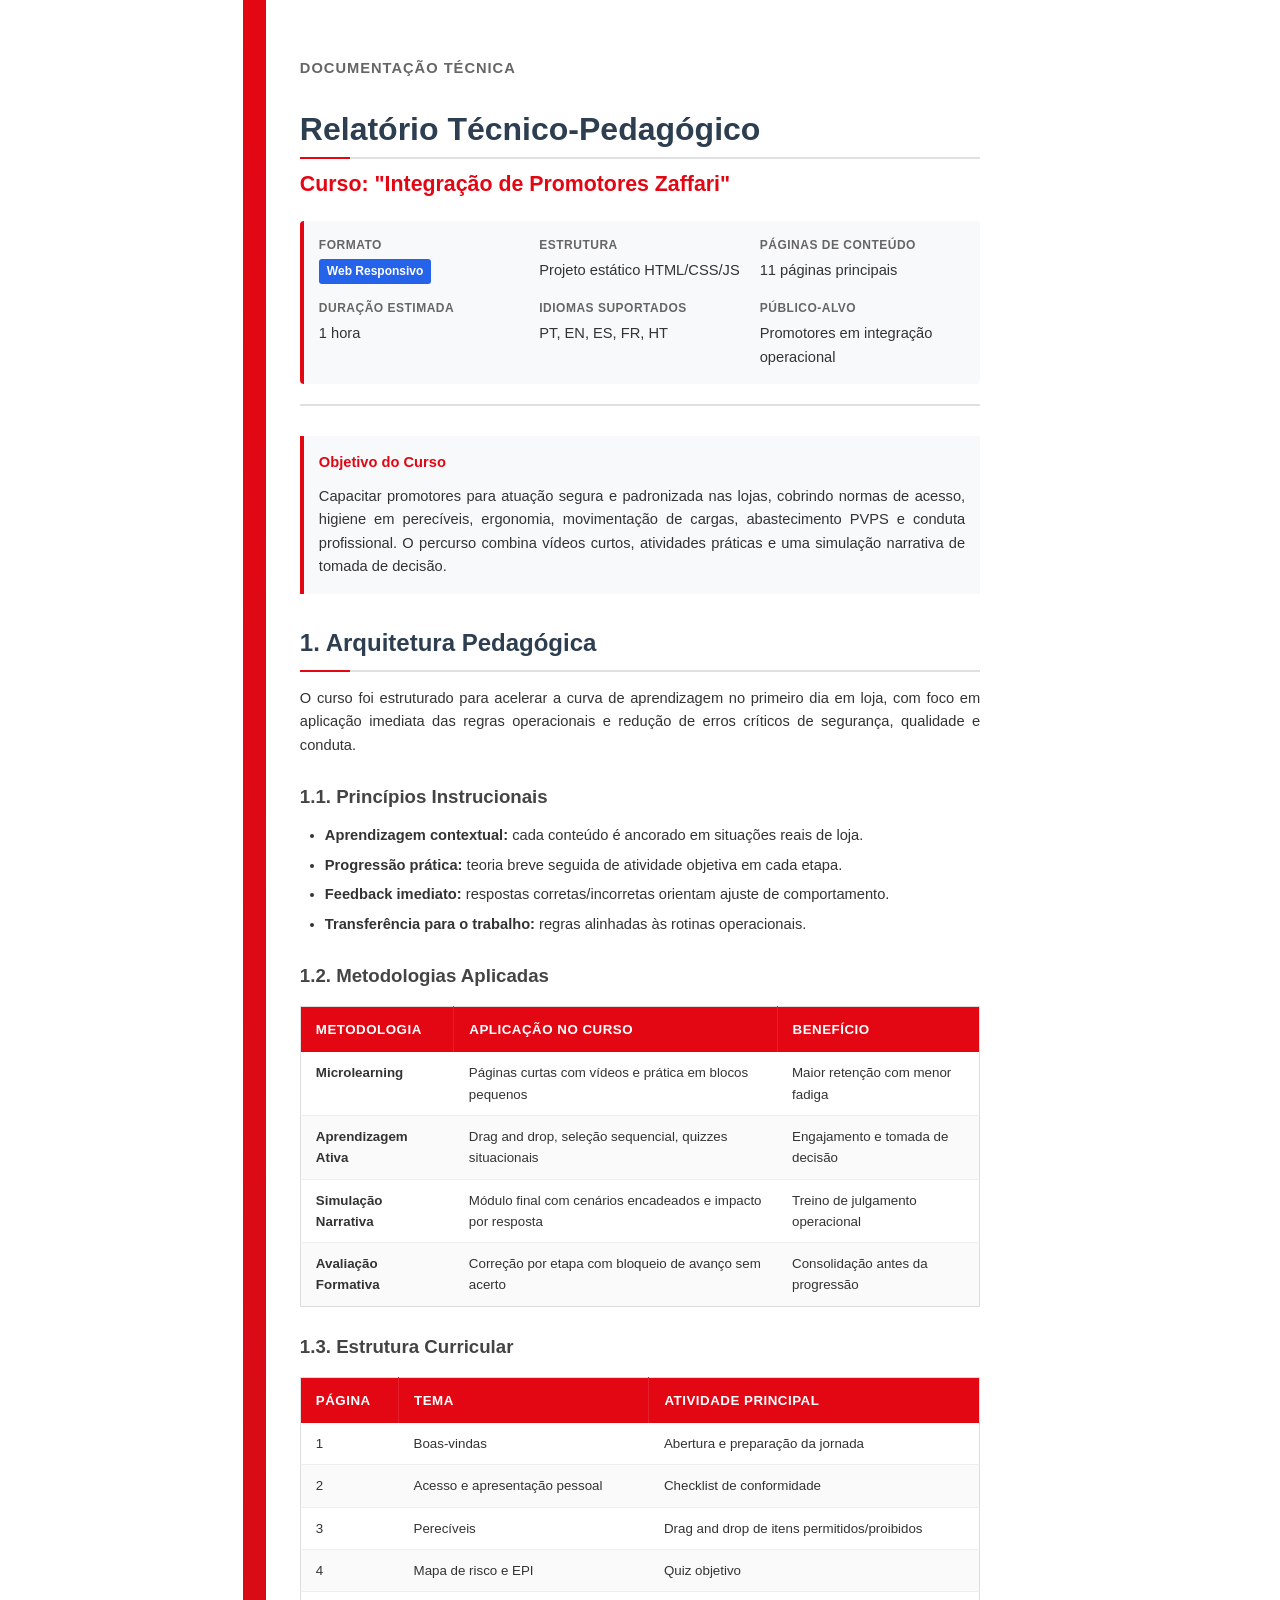
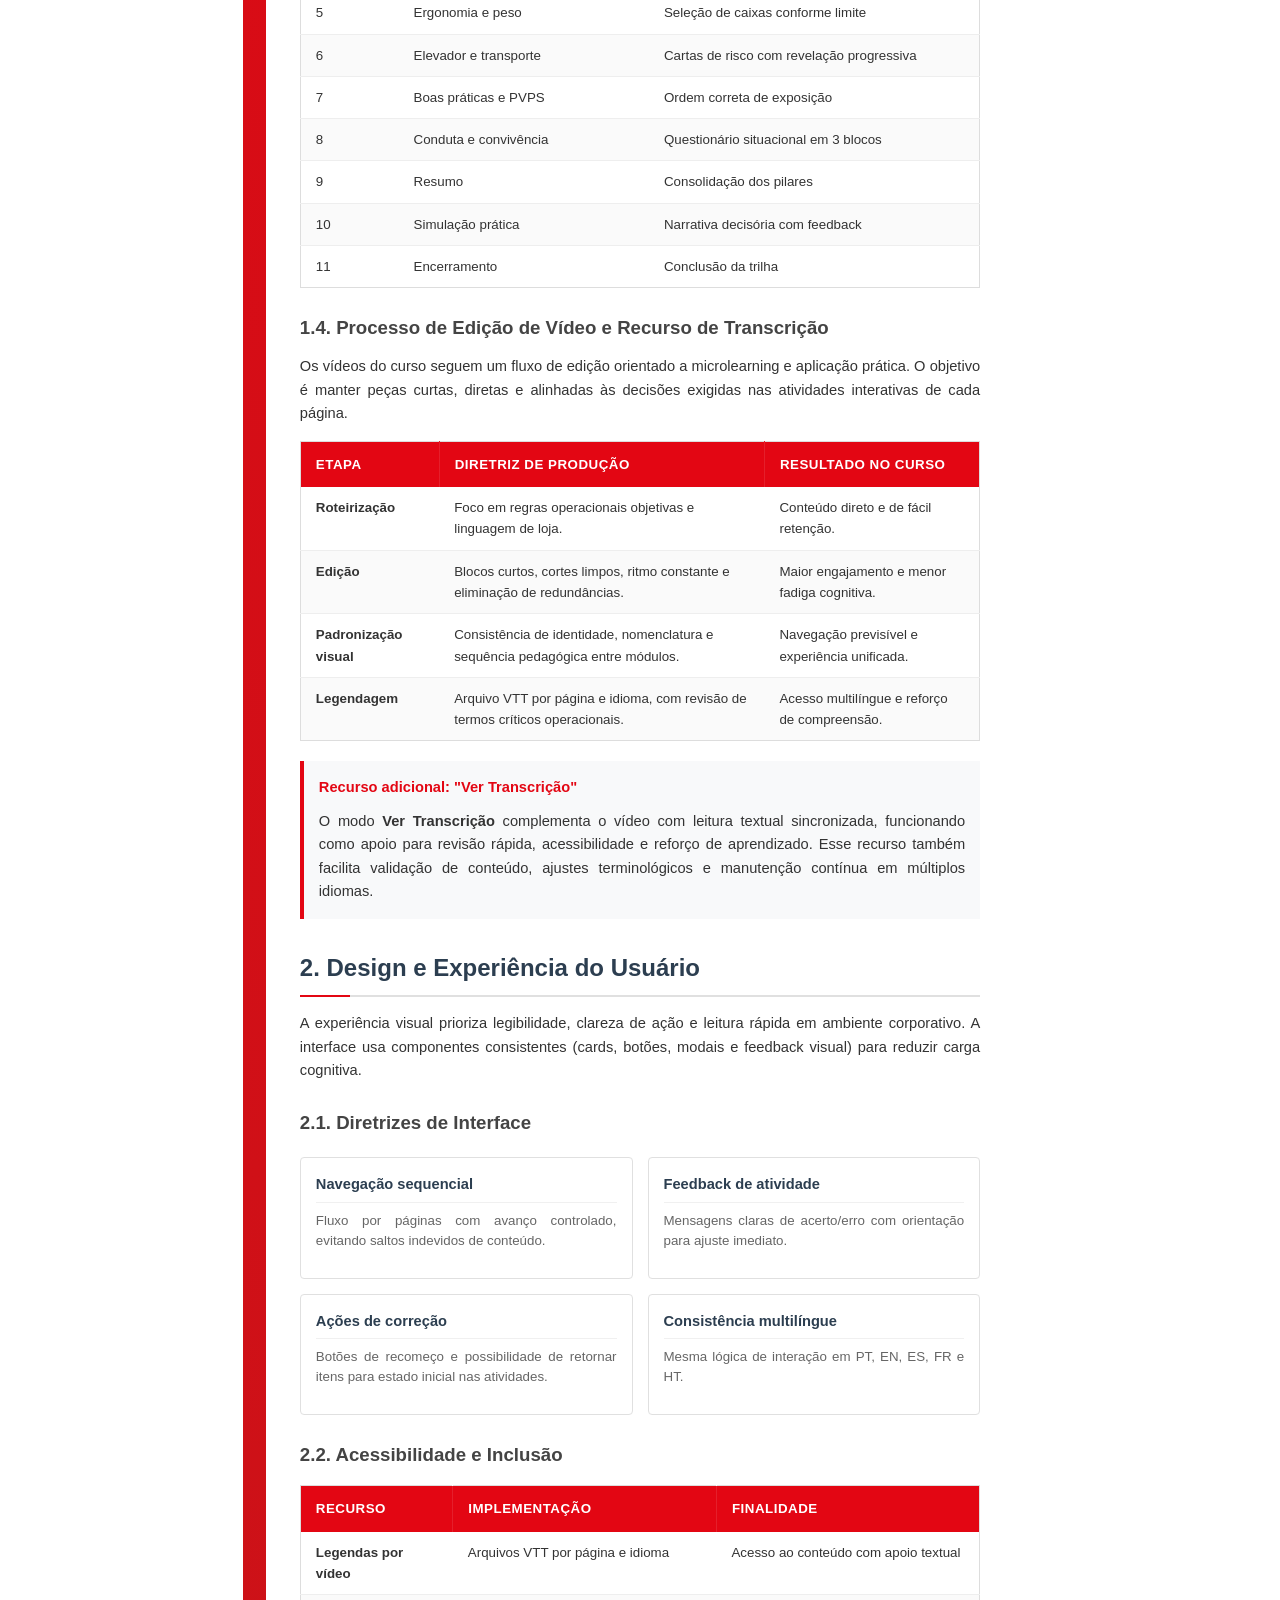
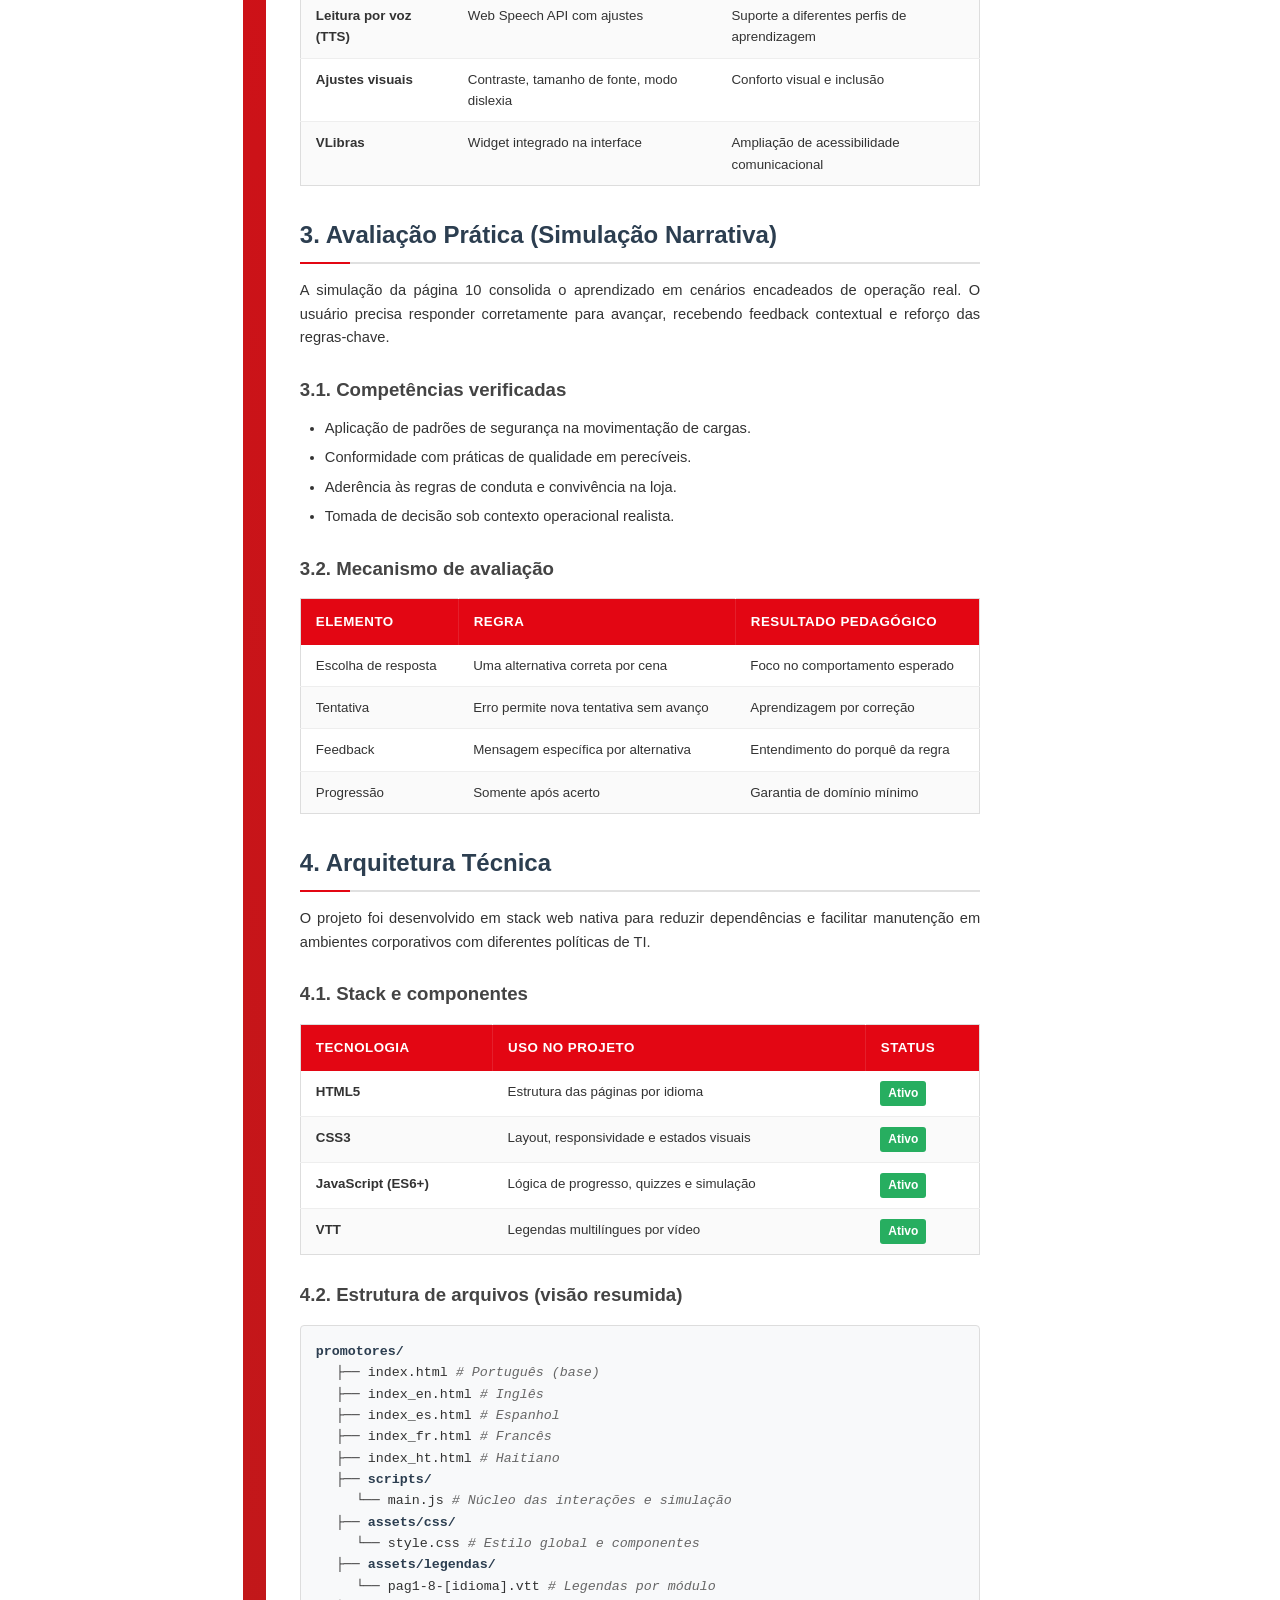
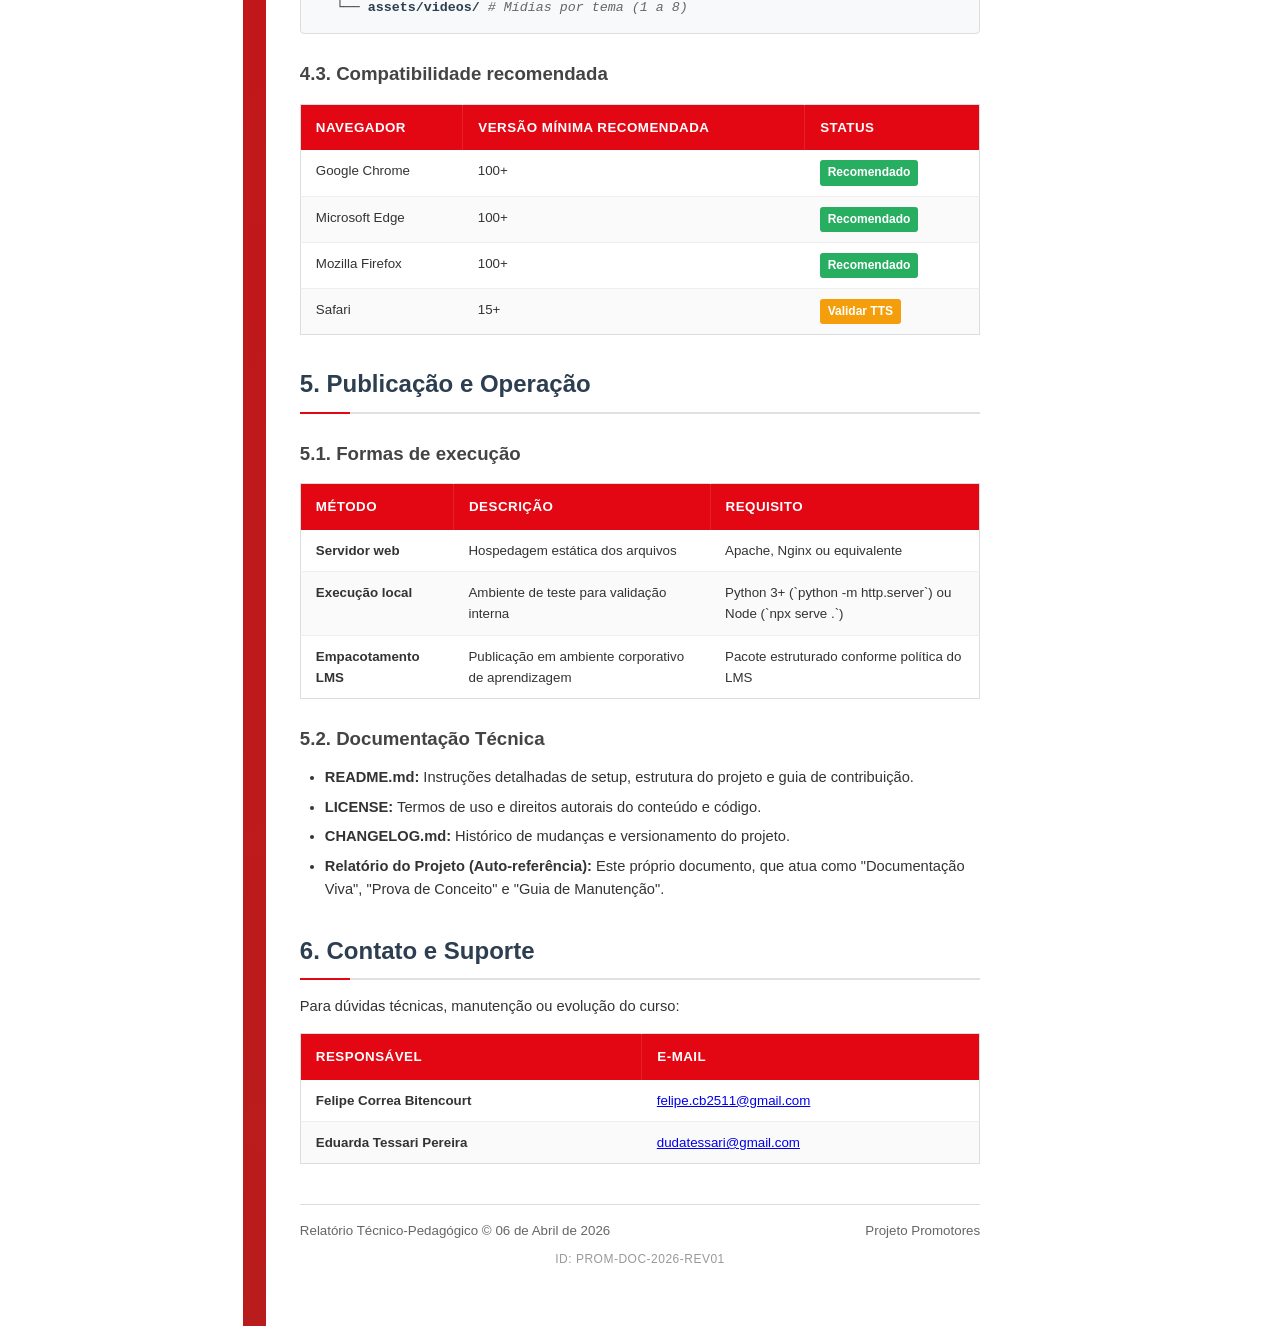
<file: relatórios/Relatório_Promotores.html>
<!DOCTYPE html>
<html lang="pt-BR">

<head>
    <meta charset="UTF-8">
    <meta name="viewport" content="width=device-width, initial-scale=1.0">
    <title>Relatório Técnico-Pedagógico - Integração de Promotores Zaffari</title>
    <style>
        * { margin: 0; padding: 0; box-sizing: border-box; }

        @media print {
            @page { margin: 15mm; size: A4; }
            .page-break { page-break-before: always; }
            body { font-size: 11pt; line-height: 1.4; }
            .color-bar { -webkit-print-color-adjust: exact; print-color-adjust: exact; }
            a { color: #000; text-decoration: none; }
            .page-number::after {
                content: "Página " counter(page);
                position: absolute;
                bottom: 10mm;
                right: 15mm;
                font-size: 10pt;
                color: #666;
            }
        }

        body {
            font-family: 'Inter', -apple-system, BlinkMacSystemFont, 'Segoe UI', Roboto, sans-serif;
            line-height: 1.6;
            color: #333;
            background: #fff;
            max-width: 210mm;
            margin: 0 auto;
            padding: 15mm;
            position: relative;
            counter-reset: page;
        }

        .color-bar {
            position: absolute;
            top: 0;
            left: 0;
            width: 6mm;
            height: 100%;
            background: linear-gradient(180deg, #E30613, #B91C1C);
            z-index: 1;
        }

        .document-header {
            position: relative;
            z-index: 2;
            margin-bottom: 30px;
            padding-bottom: 20px;
            border-bottom: 2px solid #e0e0e0;
        }

        .client-identification {
            color: #666;
            font-size: 11pt;
            font-weight: 600;
            letter-spacing: 1px;
            text-transform: uppercase;
            margin-bottom: 5px;
        }

        .report-title {
            color: #2C3E50;
            font-size: 24pt;
            font-weight: 700;
            margin-bottom: 8px;
            line-height: 1.2;
        }

        .course-title {
            color: #E30613;
            font-size: 16pt;
            font-weight: 600;
            margin-bottom: 20px;
        }

        .document-metadata {
            display: grid;
            grid-template-columns: repeat(3, 1fr);
            gap: 15px;
            margin-top: 20px;
            padding: 15px;
            background: #f8f9fa;
            border-left: 4px solid #E30613;
            border-radius: 4px;
        }

        .metadata-item { display: flex; flex-direction: column; }
        .metadata-label {
            font-size: 9pt; color: #666; text-transform: uppercase; letter-spacing: .5px; margin-bottom: 4px; font-weight: 600;
        }
        .metadata-value { font-size: 11pt; color: #333; font-weight: 500; }

        h1 {
            font-size: 18pt;
            font-weight: 600;
            color: #2C3E50;
            margin: 30px 0 15px;
            padding-bottom: 8px;
            border-bottom: 2px solid #e0e0e0;
            position: relative;
        }
        h1::before {
            content: "";
            position: absolute;
            left: 0;
            bottom: -2px;
            width: 50px;
            height: 2px;
            background: #E30613;
        }
        h2 { font-size: 14pt; font-weight: 600; color: #444; margin: 25px 0 12px; }
        h3 { font-size: 12pt; font-weight: 600; color: #555; margin: 20px 0 10px; }
        p { margin-bottom: 12px; text-align: justify; font-size: 11pt; }
        ul, ol { margin: 0 0 15px 25px; }
        li { margin-bottom: 6px; font-size: 11pt; }

        table {
            width: 100%;
            border-collapse: collapse;
            margin: 15px 0 20px;
            font-size: 10pt;
            border: 1px solid #ddd;
        }
        thead { background: #E30613; }
        th {
            color: #fff;
            padding: 12px 15px;
            text-align: left;
            font-weight: 600;
            font-size: 10pt;
            text-transform: uppercase;
            letter-spacing: .5px;
            border-right: 1px solid rgba(255, 255, 255, 0.1);
        }
        th:last-child { border-right: none; }
        td { padding: 10px 15px; border-bottom: 1px solid #eee; vertical-align: top; }
        tr:last-child td { border-bottom: none; }
        tr:nth-child(even) { background: #fafafa; }

        .file-structure, .code-block {
            background: #f8f9fa;
            border: 1px solid #ddd;
            border-radius: 4px;
            padding: 15px;
            margin: 15px 0;
            font-family: Consolas, Monaco, "Courier New", monospace;
            font-size: 10pt;
            line-height: 1.6;
        }
        .directory { color: #2C3E50; font-weight: 600; }
        .file { color: #333; }
        .comment { color: #666; font-style: italic; }
        .indent { margin-left: 20px; }
        .indent-2 { margin-left: 40px; }
        .indent-3 { margin-left: 60px; }

        .indicator {
            display: inline-block;
            padding: 3px 8px;
            border-radius: 3px;
            font-size: 9pt;
            font-weight: 600;
            color: #fff;
            margin-right: 5px;
            vertical-align: middle;
        }
        .indicator-red { background: #DC3545; }
        .indicator-green { background: #27AE60; }
        .indicator-blue { background: #2563EB; }
        .indicator-amber { background: #F59E0B; }

        .specification-box {
            background: #f8f9fa;
            border-left: 4px solid #E30613;
            padding: 15px;
            margin: 15px 0;
        }
        .specification-title {
            font-size: 11pt;
            font-weight: 600;
            color: #E30613;
            margin-bottom: 10px;
        }

        .config-grid {
            display: grid;
            grid-template-columns: repeat(auto-fit, minmax(280px, 1fr));
            gap: 15px;
            margin: 20px 0;
        }
        .config-item {
            background: #fff;
            border: 1px solid #e0e0e0;
            border-radius: 4px;
            padding: 15px;
        }
        .config-title {
            font-size: 11pt;
            font-weight: 600;
            color: #2C3E50;
            margin-bottom: 8px;
            padding-bottom: 5px;
            border-bottom: 1px solid #f0f0f0;
        }
        .config-desc { font-size: 10pt; color: #666; line-height: 1.5; }

        .document-footer {
            margin-top: 40px;
            padding-top: 15px;
            border-top: 1px solid #ddd;
            text-align: center;
            font-size: 10pt;
            color: #666;
        }
        .footer-info {
            display: flex;
            justify-content: space-between;
            margin-bottom: 8px;
        }
        .document-id { font-size: 9pt; color: #999; text-transform: uppercase; letter-spacing: .5px; }

        .text-bold { font-weight: 600; }

        @media screen and (max-width: 768px) {
            body { padding: 10mm; }
            .document-metadata { grid-template-columns: 1fr; }
        }
    </style>
</head>

<body>
    <div class="color-bar"></div>
    <div class="page-number"></div>

    <div class="document-header">
        <div class="client-identification">DOCUMENTAÇÃO TÉCNICA</div>
        <h1 class="report-title">Relatório Técnico-Pedagógico</h1>
        <div class="course-title">Curso: "Integração de Promotores Zaffari"</div>

        <div class="document-metadata">
            <div class="metadata-item">
                <span class="metadata-label">Formato</span>
                <span class="metadata-value"><span class="indicator indicator-blue">Web Responsivo</span></span>
            </div>
            <div class="metadata-item">
                <span class="metadata-label">Estrutura</span>
                <span class="metadata-value">Projeto estático HTML/CSS/JS</span>
            </div>
            <div class="metadata-item">
                <span class="metadata-label">Páginas de Conteúdo</span>
                <span class="metadata-value">11 páginas principais</span>
            </div>
            <div class="metadata-item">
                <span class="metadata-label">Duração estimada</span>
                <span class="metadata-value">1 hora</span>
            </div>
            <div class="metadata-item">
                <span class="metadata-label">Idiomas Suportados</span>
                <span class="metadata-value">PT, EN, ES, FR, HT</span>
            </div>
            <div class="metadata-item">
                <span class="metadata-label">Público-alvo</span>
                <span class="metadata-value">Promotores em integração operacional</span>
            </div>
        </div>
    </div>

    <div class="specification-box" style="margin-top: 25px;">
        <div class="specification-title">Objetivo do Curso</div>
        <p style="margin-bottom: 0;">
            Capacitar promotores para atuação segura e padronizada nas lojas, cobrindo normas de acesso, higiene em
            perecíveis, ergonomia, movimentação de cargas, abastecimento PVPS e conduta profissional. O percurso combina
            vídeos curtos, atividades práticas e uma simulação narrativa de tomada de decisão.
        </p>
    </div>

    <h1>1. Arquitetura Pedagógica</h1>
    <p>
        O curso foi estruturado para acelerar a curva de aprendizagem no primeiro dia em loja, com foco em aplicação
        imediata das regras operacionais e redução de erros críticos de segurança, qualidade e conduta.
    </p>

    <h2>1.1. Princípios Instrucionais</h2>
    <ul>
        <li><span class="text-bold">Aprendizagem contextual:</span> cada conteúdo é ancorado em situações reais de loja.</li>
        <li><span class="text-bold">Progressão prática:</span> teoria breve seguida de atividade objetiva em cada etapa.</li>
        <li><span class="text-bold">Feedback imediato:</span> respostas corretas/incorretas orientam ajuste de comportamento.</li>
        <li><span class="text-bold">Transferência para o trabalho:</span> regras alinhadas às rotinas operacionais.</li>
    </ul>

    <h2>1.2. Metodologias Aplicadas</h2>
    <table>
        <thead>
            <tr>
                <th>Metodologia</th>
                <th>Aplicação no Curso</th>
                <th>Benefício</th>
            </tr>
        </thead>
        <tbody>
            <tr>
                <td><span class="text-bold">Microlearning</span></td>
                <td>Páginas curtas com vídeos e prática em blocos pequenos</td>
                <td>Maior retenção com menor fadiga</td>
            </tr>
            <tr>
                <td><span class="text-bold">Aprendizagem Ativa</span></td>
                <td>Drag and drop, seleção sequencial, quizzes situacionais</td>
                <td>Engajamento e tomada de decisão</td>
            </tr>
            <tr>
                <td><span class="text-bold">Simulação Narrativa</span></td>
                <td>Módulo final com cenários encadeados e impacto por resposta</td>
                <td>Treino de julgamento operacional</td>
            </tr>
            <tr>
                <td><span class="text-bold">Avaliação Formativa</span></td>
                <td>Correção por etapa com bloqueio de avanço sem acerto</td>
                <td>Consolidação antes da progressão</td>
            </tr>
        </tbody>
    </table>

    <h2>1.3. Estrutura Curricular</h2>
    <table>
        <thead>
            <tr>
                <th>Página</th>
                <th>Tema</th>
                <th>Atividade principal</th>
            </tr>
        </thead>
        <tbody>
            <tr><td>1</td><td>Boas-vindas</td><td>Abertura e preparação da jornada</td></tr>
            <tr><td>2</td><td>Acesso e apresentação pessoal</td><td>Checklist de conformidade</td></tr>
            <tr><td>3</td><td>Perecíveis</td><td>Drag and drop de itens permitidos/proibidos</td></tr>
            <tr><td>4</td><td>Mapa de risco e EPI</td><td>Quiz objetivo</td></tr>
            <tr><td>5</td><td>Ergonomia e peso</td><td>Seleção de caixas conforme limite</td></tr>
            <tr><td>6</td><td>Elevador e transporte</td><td>Cartas de risco com revelação progressiva</td></tr>
            <tr><td>7</td><td>Boas práticas e PVPS</td><td>Ordem correta de exposição</td></tr>
            <tr><td>8</td><td>Conduta e convivência</td><td>Questionário situacional em 3 blocos</td></tr>
            <tr><td>9</td><td>Resumo</td><td>Consolidação dos pilares</td></tr>
            <tr><td>10</td><td>Simulação prática</td><td>Narrativa decisória com feedback</td></tr>
            <tr><td>11</td><td>Encerramento</td><td>Conclusão da trilha</td></tr>
        </tbody>
    </table>

    <h2>1.4. Processo de Edição de Vídeo e Recurso de Transcrição</h2>
    <p>
        Os vídeos do curso seguem um fluxo de edição orientado a microlearning e aplicação prática. O objetivo é manter
        peças curtas, diretas e alinhadas às decisões exigidas nas atividades interativas de cada página.
    </p>
    <table>
        <thead>
            <tr>
                <th>Etapa</th>
                <th>Diretriz de produção</th>
                <th>Resultado no curso</th>
            </tr>
        </thead>
        <tbody>
            <tr>
                <td><span class="text-bold">Roteirização</span></td>
                <td>Foco em regras operacionais objetivas e linguagem de loja.</td>
                <td>Conteúdo direto e de fácil retenção.</td>
            </tr>
            <tr>
                <td><span class="text-bold">Edição</span></td>
                <td>Blocos curtos, cortes limpos, ritmo constante e eliminação de redundâncias.</td>
                <td>Maior engajamento e menor fadiga cognitiva.</td>
            </tr>
            <tr>
                <td><span class="text-bold">Padronização visual</span></td>
                <td>Consistência de identidade, nomenclatura e sequência pedagógica entre módulos.</td>
                <td>Navegação previsível e experiência unificada.</td>
            </tr>
            <tr>
                <td><span class="text-bold">Legendagem</span></td>
                <td>Arquivo VTT por página e idioma, com revisão de termos críticos operacionais.</td>
                <td>Acesso multilíngue e reforço de compreensão.</td>
            </tr>
        </tbody>
    </table>

    <div class="specification-box">
        <div class="specification-title">Recurso adicional: "Ver Transcrição"</div>
        <p style="margin-bottom: 0;">
            O modo <span class="text-bold">Ver Transcrição</span> complementa o vídeo com leitura textual sincronizada,
            funcionando como apoio para revisão rápida, acessibilidade e reforço de aprendizado. Esse recurso também
            facilita validação de conteúdo, ajustes terminológicos e manutenção contínua em múltiplos idiomas.
        </p>
    </div>

    <div class="page-break"></div>

    <h1>2. Design e Experiência do Usuário</h1>
    <p>
        A experiência visual prioriza legibilidade, clareza de ação e leitura rápida em ambiente corporativo. A
        interface usa componentes consistentes (cards, botões, modais e feedback visual) para reduzir carga cognitiva.
    </p>

    <h2>2.1. Diretrizes de Interface</h2>
    <div class="config-grid">
        <div class="config-item">
            <div class="config-title">Navegação sequencial</div>
            <p class="config-desc">Fluxo por páginas com avanço controlado, evitando saltos indevidos de conteúdo.</p>
        </div>
        <div class="config-item">
            <div class="config-title">Feedback de atividade</div>
            <p class="config-desc">Mensagens claras de acerto/erro com orientação para ajuste imediato.</p>
        </div>
        <div class="config-item">
            <div class="config-title">Ações de correção</div>
            <p class="config-desc">Botões de recomeço e possibilidade de retornar itens para estado inicial nas atividades.</p>
        </div>
        <div class="config-item">
            <div class="config-title">Consistência multilíngue</div>
            <p class="config-desc">Mesma lógica de interação em PT, EN, ES, FR e HT.</p>
        </div>
    </div>

    <h2>2.2. Acessibilidade e Inclusão</h2>
    <table>
        <thead>
            <tr>
                <th>Recurso</th>
                <th>Implementação</th>
                <th>Finalidade</th>
            </tr>
        </thead>
        <tbody>
            <tr>
                <td><span class="text-bold">Legendas por vídeo</span></td>
                <td>Arquivos VTT por página e idioma</td>
                <td>Acesso ao conteúdo com apoio textual</td>
            </tr>
            <tr>
                <td><span class="text-bold">Leitura por voz (TTS)</span></td>
                <td>Web Speech API com ajustes</td>
                <td>Suporte a diferentes perfis de aprendizagem</td>
            </tr>
            <tr>
                <td><span class="text-bold">Ajustes visuais</span></td>
                <td>Contraste, tamanho de fonte, modo dislexia</td>
                <td>Conforto visual e inclusão</td>
            </tr>
            <tr>
                <td><span class="text-bold">VLibras</span></td>
                <td>Widget integrado na interface</td>
                <td>Ampliação de acessibilidade comunicacional</td>
            </tr>
        </tbody>
    </table>

    <h1>3. Avaliação Prática (Simulação Narrativa)</h1>
    <p>
        A simulação da página 10 consolida o aprendizado em cenários encadeados de operação real. O usuário precisa
        responder corretamente para avançar, recebendo feedback contextual e reforço das regras-chave.
    </p>

    <h2>3.1. Competências verificadas</h2>
    <ul>
        <li>Aplicação de padrões de segurança na movimentação de cargas.</li>
        <li>Conformidade com práticas de qualidade em perecíveis.</li>
        <li>Aderência às regras de conduta e convivência na loja.</li>
        <li>Tomada de decisão sob contexto operacional realista.</li>
    </ul>

    <h2>3.2. Mecanismo de avaliação</h2>
    <table>
        <thead>
            <tr>
                <th>Elemento</th>
                <th>Regra</th>
                <th>Resultado pedagógico</th>
            </tr>
        </thead>
        <tbody>
            <tr>
                <td>Escolha de resposta</td>
                <td>Uma alternativa correta por cena</td>
                <td>Foco no comportamento esperado</td>
            </tr>
            <tr>
                <td>Tentativa</td>
                <td>Erro permite nova tentativa sem avanço</td>
                <td>Aprendizagem por correção</td>
            </tr>
            <tr>
                <td>Feedback</td>
                <td>Mensagem específica por alternativa</td>
                <td>Entendimento do porquê da regra</td>
            </tr>
            <tr>
                <td>Progressão</td>
                <td>Somente após acerto</td>
                <td>Garantia de domínio mínimo</td>
            </tr>
        </tbody>
    </table>

    <div class="page-break"></div>

    <h1>4. Arquitetura Técnica</h1>
    <p>
        O projeto foi desenvolvido em stack web nativa para reduzir dependências e facilitar manutenção em ambientes
        corporativos com diferentes políticas de TI.
    </p>

    <h2>4.1. Stack e componentes</h2>
    <table>
        <thead>
            <tr>
                <th>Tecnologia</th>
                <th>Uso no Projeto</th>
                <th>Status</th>
            </tr>
        </thead>
        <tbody>
            <tr><td><span class="text-bold">HTML5</span></td><td>Estrutura das páginas por idioma</td><td><span class="indicator indicator-green">Ativo</span></td></tr>
            <tr><td><span class="text-bold">CSS3</span></td><td>Layout, responsividade e estados visuais</td><td><span class="indicator indicator-green">Ativo</span></td></tr>
            <tr><td><span class="text-bold">JavaScript (ES6+)</span></td><td>Lógica de progresso, quizzes e simulação</td><td><span class="indicator indicator-green">Ativo</span></td></tr>
            <tr><td><span class="text-bold">VTT</span></td><td>Legendas multilíngues por vídeo</td><td><span class="indicator indicator-green">Ativo</span></td></tr>
        </tbody>
    </table>

    <h2>4.2. Estrutura de arquivos (visão resumida)</h2>
    <div class="file-structure">
        <span class="directory">promotores/</span><br>
        <span class="indent">├── <span class="file">index.html</span> <span class="comment"># Português (base)</span></span><br>
        <span class="indent">├── <span class="file">index_en.html</span> <span class="comment"># Inglês</span></span><br>
        <span class="indent">├── <span class="file">index_es.html</span> <span class="comment"># Espanhol</span></span><br>
        <span class="indent">├── <span class="file">index_fr.html</span> <span class="comment"># Francês</span></span><br>
        <span class="indent">├── <span class="file">index_ht.html</span> <span class="comment"># Haitiano</span></span><br>
        <span class="indent">├── <span class="directory">scripts/</span></span><br>
        <span class="indent-2">└── <span class="file">main.js</span> <span class="comment"># Núcleo das interações e simulação</span></span><br>
        <span class="indent">├── <span class="directory">assets/css/</span></span><br>
        <span class="indent-2">└── <span class="file">style.css</span> <span class="comment"># Estilo global e componentes</span></span><br>
        <span class="indent">├── <span class="directory">assets/legendas/</span></span><br>
        <span class="indent-2">└── <span class="file">pag1-8-[idioma].vtt</span> <span class="comment"># Legendas por módulo</span></span><br>
        <span class="indent">└── <span class="directory">assets/videos/</span> <span class="comment"># Mídias por tema (1 a 8)</span></span><br>
    </div>

    <h2>4.3. Compatibilidade recomendada</h2>
    <table>
        <thead>
            <tr>
                <th>Navegador</th>
                <th>Versão mínima recomendada</th>
                <th>Status</th>
            </tr>
        </thead>
        <tbody>
            <tr><td>Google Chrome</td><td>100+</td><td><span class="indicator indicator-green">Recomendado</span></td></tr>
            <tr><td>Microsoft Edge</td><td>100+</td><td><span class="indicator indicator-green">Recomendado</span></td></tr>
            <tr><td>Mozilla Firefox</td><td>100+</td><td><span class="indicator indicator-green">Recomendado</span></td></tr>
            <tr><td>Safari</td><td>15+</td><td><span class="indicator indicator-amber">Validar TTS</span></td></tr>
        </tbody>
    </table>

    <h1>5. Publicação e Operação</h1>
    <h2>5.1. Formas de execução</h2>
    <table>
        <thead>
            <tr>
                <th>Método</th>
                <th>Descrição</th>
                <th>Requisito</th>
            </tr>
        </thead>
        <tbody>
            <tr>
                <td><span class="text-bold">Servidor web</span></td>
                <td>Hospedagem estática dos arquivos</td>
                <td>Apache, Nginx ou equivalente</td>
            </tr>
            <tr>
                <td><span class="text-bold">Execução local</span></td>
                <td>Ambiente de teste para validação interna</td>
                <td>Python 3+ (`python -m http.server`) ou Node (`npx serve .`)</td>
            </tr>
            <tr>
                <td><span class="text-bold">Empacotamento LMS</span></td>
                <td>Publicação em ambiente corporativo de aprendizagem</td>
                <td>Pacote estruturado conforme política do LMS</td>
            </tr>
        </tbody>
    </table>

    <h2>5.2. Documentação Técnica</h2>
    <ul>
        <li><span class="text-bold">README.md:</span> Instruções detalhadas de setup, estrutura do projeto e guia de contribuição.</li>
        <li><span class="text-bold">LICENSE:</span> Termos de uso e direitos autorais do conteúdo e código.</li>
        <li><span class="text-bold">CHANGELOG.md:</span> Histórico de mudanças e versionamento do projeto.</li>
        <li><span class="text-bold">Relatório do Projeto (Auto-referência):</span> Este próprio documento, que atua como
            "Documentação Viva", "Prova de Conceito" e "Guia de Manutenção".</li>
    </ul>


    <h1>6. Contato e Suporte</h1>
    <p>Para dúvidas técnicas, manutenção ou evolução do curso:</p>
    <table>
        <thead>
            <tr>
                <th>Responsável</th>
                <th>E-mail</th>
            </tr>
        </thead>
        <tbody>
            <tr>
                <td><span class="text-bold">Felipe Correa Bitencourt</span></td>
                <td><a href="mailto:felipe.cb2511@gmail.com">felipe.cb2511@gmail.com</a></td>
            </tr>
            <tr>
                <td><span class="text-bold">Eduarda Tessari Pereira</span></td>
                <td><a href="mailto:dudatessari@gmail.com">dudatessari@gmail.com</a></td>
            </tr>
        </tbody>
    </table>

    <div class="document-footer">
        <div class="footer-info">
            <span>Relatório Técnico-Pedagógico &copy; 06 de Abril de 2026</span>
            <span>Projeto Promotores</span>
        </div>
        <div class="document-id">ID: PROM-DOC-2026-REV01</div>
    </div>
</body>

</html>
</file>
